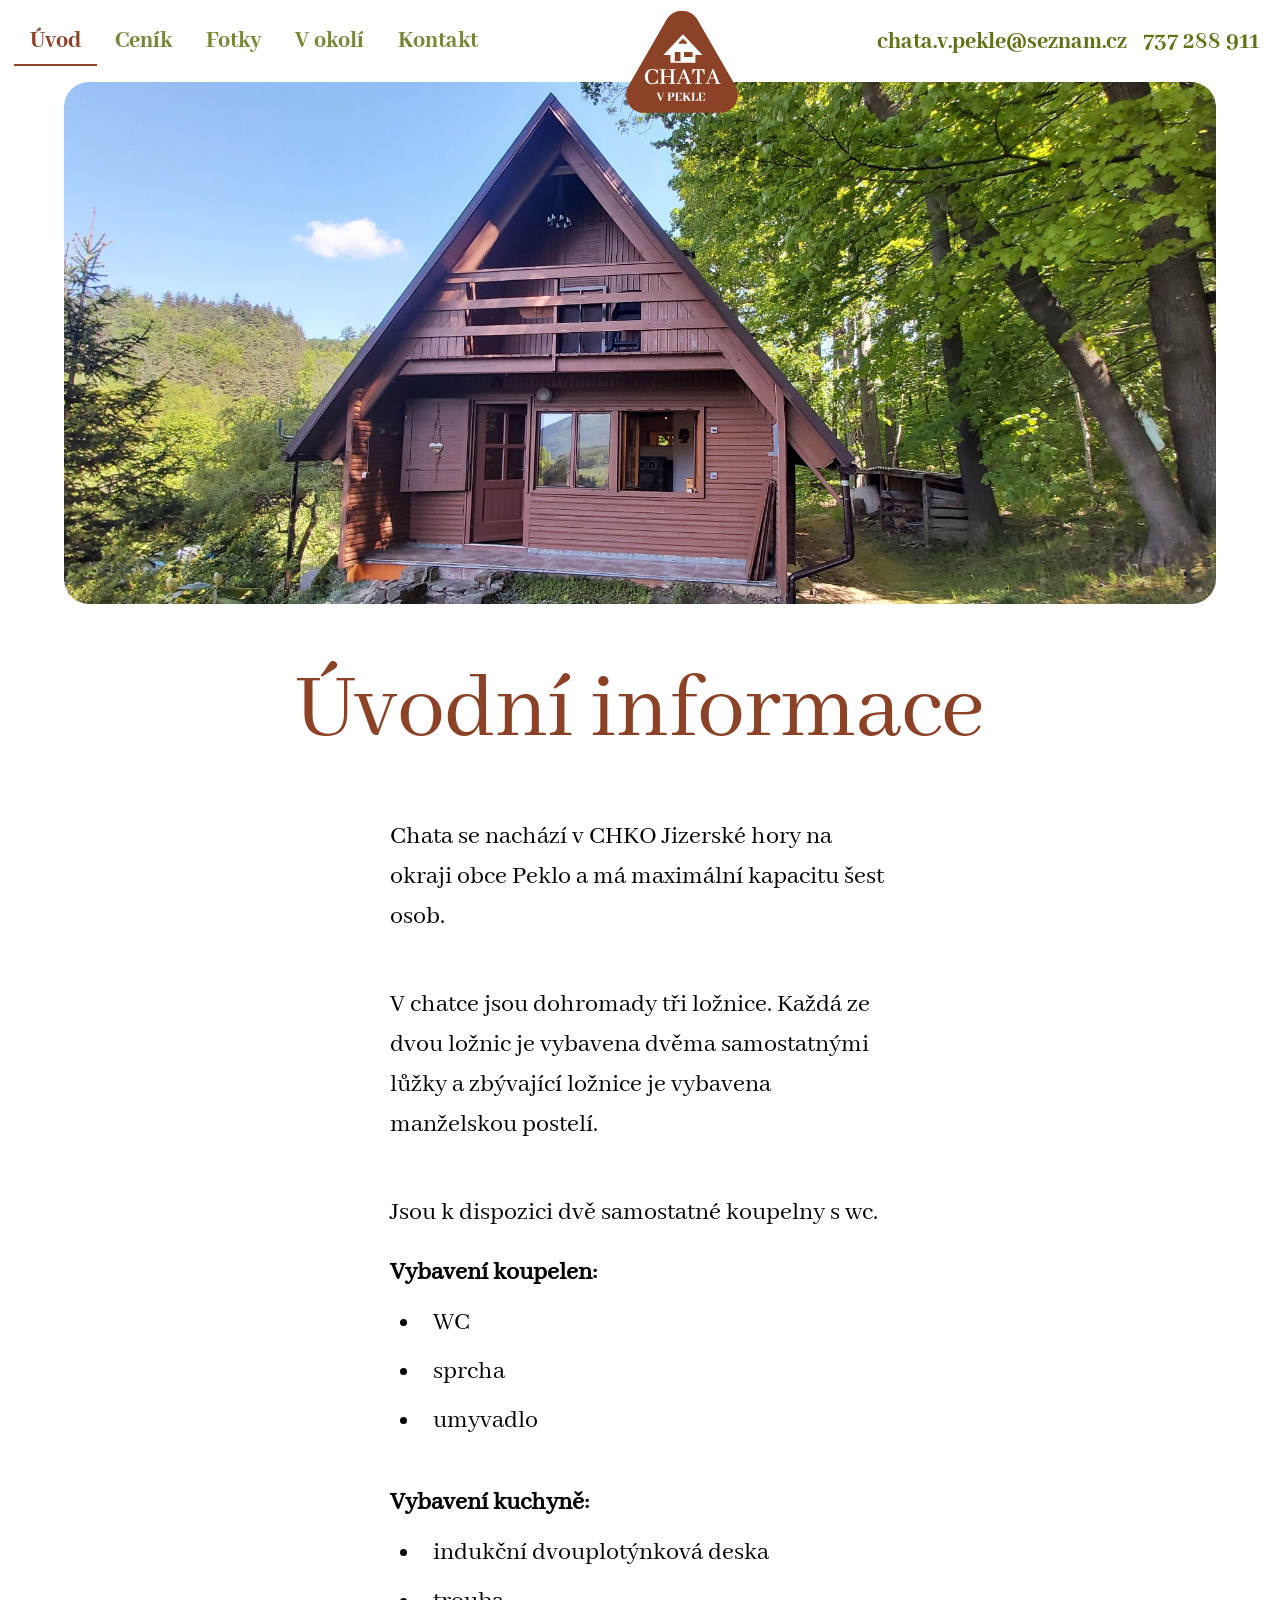
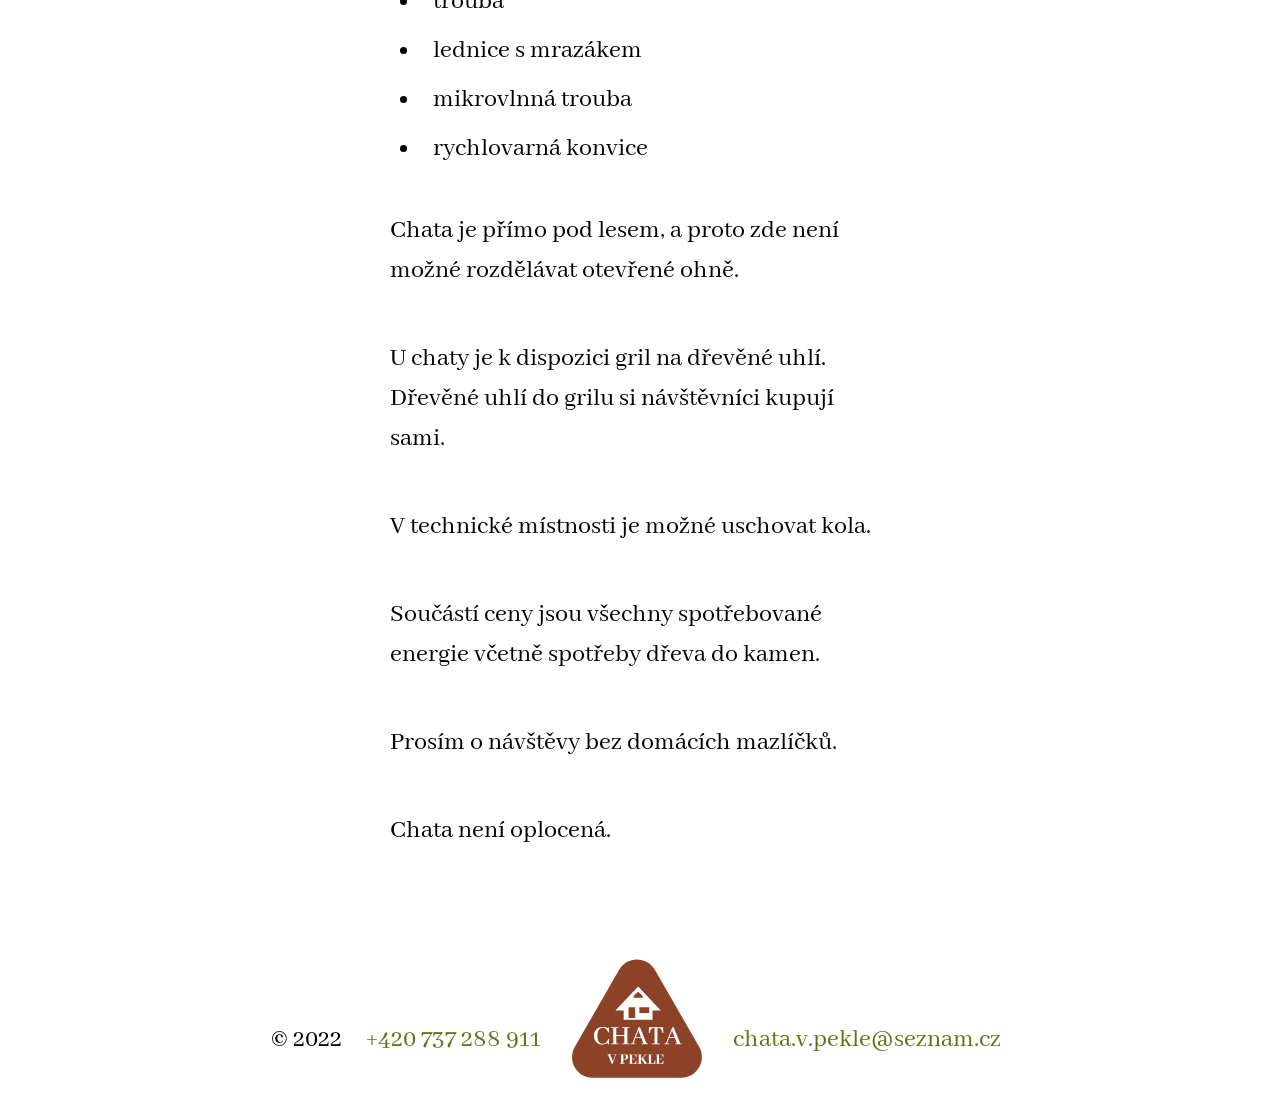
<file: site/index.html>
<!DOCTYPE html>
<html dir="ltr" lang="cs">
 <head>
  <title>Chata v Pekle – pronájem chaty v Jizerských horách</title>
  <meta content="NJmJHriRvf-rJsaAqMq5qXsgZJB5PjTwamR1RuNVc58" name="google-site-verification"/>
  <meta charset="utf-8"/>
  <meta content="Chata pro 6 osob v CHKO Jizerské hory na okraji obce Peklo u Raspenavy. Tři ložnice, dvě koupelny, vybavená kuchyně." name="description"/>
  <meta content="telephone=yes" name="format-detection"/>
  <meta content="no" name="msapplication-tap-highlight"/>
  <meta content="user-scalable=no,initial-scale=1,maximum-scale=1,minimum-scale=1,width=device-width" name="viewport"/>
  <meta content="3EB820D91E4AE685A095F43138B02873" name="msvalidate.01"/>
  <link href="statics/app-logo-128x128.png" rel="icon" type="image/png"/>
  <link href="statics/icons/favicon-16x16.png" rel="icon" sizes="16x16" type="image/png"/>
  <link href="statics/icons/favicon-32x32.png" rel="icon" sizes="32x32" type="image/png"/>
  <link href="statics/icons/favicon-96x96.png" rel="icon" sizes="96x96" type="image/png"/>
  <link href="statics/icons/favicon.ico" rel="icon" type="image/ico"/>
  <link href="css/app.css" rel="stylesheet"/>
  <link href="css/komponenty.css" rel="stylesheet"/>
  <link href="css/web.css" rel="stylesheet"/>
 </head>
 <body class="desktop no-touch body--light">
  <div id="q-app">
   <script>
    (function(){var a=document.getElementById('q-app'),w=window.innerWidth;[['xs',600],['sm',1024],['md',1440],['lg',1920]].forEach(function(b){a.classList.toggle('gt-'+b[0],w>=b[1])})})()
   </script>
   <div class="q-layout q-layout--standard" style="min-height:0px;">
    <header class="q-header q-layout__section--marginal transparent fixed-top" style="height:112px;">
     <div class="q-toolbar row no-wrap items-center bg-white">
      <!-- desktop (od 1024 px) -->
      <div class="whole-menu gt-sm">
       <div class="row menu-button menu-text-style justify-between bg-white">
        <div class="col-4-xs col-4-sm col-5-md col-4-lg">
         <nav aria-label="Hlavní menu" class="site-nav q-tabs row no-wrap items-center bg-white kontakt-bar q-tabs--not-scrollable q-tabs--horizontal">
          <div class="q-tabs__content row no-wrap items-center self-stretch hide-scrollbar q-tabs__content--align-justify">
           <a aria-current="page" class="q-tab relative-position self-stretch flex flex-center text-center menu-button menu-kontakt q-tab--active text-secondary q-tab--no-caps q-focusable q-hoverable cursor-pointer" href="./"><div class="q-focus-helper" tabindex="-1"></div><div class="q-tab__content self-stretch flex-center relative-position q-anchor--skip non-selectable column">Úvod</div><div class="q-tab__indicator absolute-bottom text-secondary"></div></a>
           <a class="q-tab relative-position self-stretch flex flex-center text-center menu-button menu-kontakt q-tab--inactive q-tab--no-caps q-focusable q-hoverable cursor-pointer" href="cenik/"><div class="q-focus-helper" tabindex="-1"></div><div class="q-tab__content self-stretch flex-center relative-position q-anchor--skip non-selectable column">Ceník</div><div class="q-tab__indicator absolute-bottom text-secondary"></div></a>
           <a class="q-tab relative-position self-stretch flex flex-center text-center menu-button menu-kontakt q-tab--inactive q-tab--no-caps q-focusable q-hoverable cursor-pointer" href="fotky/"><div class="q-focus-helper" tabindex="-1"></div><div class="q-tab__content self-stretch flex-center relative-position q-anchor--skip non-selectable column">Fotky</div><div class="q-tab__indicator absolute-bottom text-secondary"></div></a>
           <a class="q-tab relative-position self-stretch flex flex-center text-center menu-button menu-kontakt q-tab--inactive q-tab--no-caps q-focusable q-hoverable cursor-pointer" href="okoli/"><div class="q-focus-helper" tabindex="-1"></div><div class="q-tab__content self-stretch flex-center relative-position q-anchor--skip non-selectable column">V okolí</div><div class="q-tab__indicator absolute-bottom text-secondary"></div></a>
           <a class="q-tab relative-position self-stretch flex flex-center text-center menu-button menu-kontakt q-tab--inactive q-tab--no-caps q-focusable q-hoverable cursor-pointer" href="kontakt/"><div class="q-focus-helper" tabindex="-1"></div><div class="q-tab__content self-stretch flex-center relative-position q-anchor--skip non-selectable column">Kontakt</div><div class="q-tab__indicator absolute-bottom text-secondary"></div></a>
          </div>
         </nav>
        </div>
        <div class="col-1-xs col-1-sm col-2-md col-3-lg">
         <img alt="Chata v Pekle" class="logo" height="120" src="img/logo-chatavpekle.svg"/>
        </div>
        <div class="col-4-xs col-4-sm col-4-md col-4-lg menu-kontakt-block">
         <span><a class="menu-kontakt menu-button menu-button-mobile" href="mailto:chata.v.pekle@seznam.cz">chata.v.pekle@seznam.cz</a></span><span><a class="menu-kontakt menu-button menu-button-mobile" href="tel:+420737288911">737&nbsp;288&nbsp;911</a></span>
        </div>
       </div>
      </div>
      <!-- mobil (pod 1024 px): hamburger a vysouvací panel -->
      <div class="whole-menu lt-md">
       <div class="row justify-between full-width menu-kontakt-block-mobile">
        <div class="col-1 text-left whole-menu-mobile">
         <button aria-controls="menu-panel" aria-expanded="false" aria-label="Menu" class="q-btn q-btn-item non-selectable no-outline menu-button-mobile js-menu q-btn--flat q-btn--rectangle q-btn--actionable q-focusable q-hoverable q-btn--no-uppercase q-btn--wrap" style="font-size:21px;" type="button"><span class="q-focus-helper"></span><span class="q-btn__wrapper col row q-anchor--skip"><span class="q-btn__content text-center col items-center q-anchor--skip justify-center row"><i aria-hidden="true" class="material-icons q-icon notranslate">menu</i></span></span></button>
        </div>
        <div class="q-drawer-container">
         <div aria-hidden="true" class="fullscreen q-drawer__backdrop js-menu"></div>
         <nav aria-label="Menu" class="q-drawer q-drawer--left q-drawer--bordered fixed q-drawer--on-top q-drawer--mobile q-drawer--top-padding" id="menu-panel" style="width:300px;">
          <div class="q-drawer__content fit scroll">
           <div class="q-tabs row no-wrap items-center q-tabs--not-scrollable q-tabs--vertical">
            <div class="q-tabs__content row no-wrap items-center self-stretch hide-scrollbar q-tabs__content--align-left kontakt-bar">
             <div class="text-body3 q-list">
              <a aria-current="page" class="q-tab relative-position self-stretch flex flex-center text-center menu-text-style q-tab--active text-secondary q-tab--no-caps q-focusable q-hoverable cursor-pointer" href="./"><div class="q-focus-helper" tabindex="-1"></div><div class="q-tab__content self-stretch flex-center relative-position q-anchor--skip non-selectable column">Úvod</div><div class="q-tab__indicator absolute-right text-secondary"></div></a>
              <a class="q-tab relative-position self-stretch flex flex-center text-center menu-text-style q-tab--inactive q-tab--no-caps q-focusable q-hoverable cursor-pointer" href="cenik/"><div class="q-focus-helper" tabindex="-1"></div><div class="q-tab__content self-stretch flex-center relative-position q-anchor--skip non-selectable column">Ceník</div><div class="q-tab__indicator absolute-right text-secondary"></div></a>
              <a class="q-tab relative-position self-stretch flex flex-center text-center menu-text-style q-tab--inactive q-tab--no-caps q-focusable q-hoverable cursor-pointer" href="fotky/"><div class="q-focus-helper" tabindex="-1"></div><div class="q-tab__content self-stretch flex-center relative-position q-anchor--skip non-selectable column">Fotky</div><div class="q-tab__indicator absolute-right text-secondary"></div></a>
              <a class="q-tab relative-position self-stretch flex flex-center text-center menu-text-style q-tab--inactive q-tab--no-caps q-focusable q-hoverable cursor-pointer" href="okoli/"><div class="q-focus-helper" tabindex="-1"></div><div class="q-tab__content self-stretch flex-center relative-position q-anchor--skip non-selectable column">V okolí</div><div class="q-tab__indicator absolute-right text-secondary"></div></a>
              <a class="q-tab relative-position self-stretch flex flex-center text-center menu-text-style q-tab--inactive q-tab--no-caps q-focusable q-hoverable cursor-pointer" href="kontakt/"><div class="q-focus-helper" tabindex="-1"></div><div class="q-tab__content self-stretch flex-center relative-position q-anchor--skip non-selectable column">Kontakt</div><div class="q-tab__indicator absolute-right text-secondary"></div></a>
             </div>
             <button class="q-btn q-btn-item non-selectable no-outline mobile-btn-close-menu js-menu q-btn--flat q-btn--rectangle q-btn--actionable q-focusable q-hoverable q-btn--no-uppercase q-btn--wrap q-btn--dense" type="button"><span class="q-focus-helper"></span><span class="q-btn__wrapper col row q-anchor--skip"><span class="q-btn__content text-center col items-center q-anchor--skip justify-center row"><i aria-hidden="true" class="material-icons q-icon notranslate">close</i>zavřít</span></span></button>
            </div>
           </div>
          </div>
         </nav>
        </div>
        <div class="col-3">
         <img alt="Chata v Pekle" class="logo" height="90" src="img/logo-chatavpekle.svg" style="z-index:2;"/>
        </div>
        <div class="col-5 text-right whole-menu-mobile">
         <a aria-label="E-mail" class="menu-kontakt-button menu-button-mobile" href="mailto:chata.v.pekle@seznam.cz"><i aria-hidden="true" class="material-icons q-icon notranslate">mail</i></a><a aria-label="Telefon" class="menu-kontakt-button menu-button-mobile" href="tel:+420737288911"><i aria-hidden="true" class="material-icons q-icon notranslate">contact_phone</i></a>
        </div>
       </div>
      </div>
     </div>
    </header>
    <div class="q-page-container" style="padding-top:112px;">
     <main class="q-page" data-v-85ab2346="" style="min-height:calc(100vh - 112px);">
      <div data-v-85ab2346="">
       <div class="page-section" data-v-85ab2346="">
        <div data-v-85ab2346="">
         <img alt="Chata v Pekle, dřevěná chata s balkonem v lese" class="top-image" data-v-85ab2346="" src="img/chvp_foto01.jpg"/>
         <script>
          // Přechod z předchozí stránky (web.css .foto-predchozi; uložení dělá web.js a tento skript).
          // Běží při načítání, aby byl stav nastavený před prvním vykreslením. Žádný View Transition,
          // stránka je po celou dobu klikatelná. Stejný skript je ve všech 5 stránkách (tools/kontrola.py).
          (function () {
            try {
              if (matchMedia('(prefers-reduced-motion: reduce)').matches) return
              // Horní fotka: stará se položí přes novou a po dekódování nové se rozpustí, jen když ji
              // má prohlížeč hned v paměti (jinak by problikla)
              var nova = document.currentScript.previousElementSibling
              var predchozi = sessionStorage.getItem('chvp-foto')
              sessionStorage.setItem('chvp-foto', nova.src)
              if (predchozi && predchozi !== nova.src) {
                var stara = new Image()
                stara.decoding = 'sync'
                stara.src = predchozi
                if (stara.complete) {
                  stara.alt = ''
                  stara.className = 'top-image foto-predchozi'
                  nova.parentNode.insertBefore(stara, nova)
                  var prolnout = function () {
                    getComputedStyle(stara).opacity
                    stara.classList.add('prolnout')
                    setTimeout(function () { stara.remove() }, 1700)
                  }
                  if (nova.decode) nova.decode().then(prolnout, prolnout)
                  else if (nova.complete) prolnout()
                  else nova.addEventListener('load', prolnout)
                }
              }
              // Proužek pod položkou menu (desktop) dojede z místa, kde byl na předchozí stránce
              var pruzek = JSON.parse(sessionStorage.getItem('chvp-pruzek') || 'null')
              sessionStorage.removeItem('chvp-pruzek')
              var ind = document.querySelector('.site-nav .q-tab--active .q-tab__indicator')
              var r = ind && ind.getBoundingClientRect()
              if (pruzek && r.width && Date.now() - pruzek.t < 5000) {
                ind.style.transition = 'none'
                ind.style.transform = 'translateX(' + (pruzek.l - r.left) + 'px) scaleX(' + pruzek.w / r.width + ')'
                requestAnimationFrame(function () {
                  requestAnimationFrame(function () {
                    ind.style.transition = 'transform 0.35s cubic-bezier(0.4, 0, 0.2, 1)'
                    ind.style.transform = ''
                  })
                })
              }
            } catch (e) {}
          })()
         </script>
        </div>
       </div>
       <div class="page-section section-nadpis text-center" data-v-85ab2346="">
        <h2 data-v-85ab2346="">
         Úvodní informace
        </h2>
       </div>
       <div class="page-section text-center" data-v-85ab2346="">
        <div class="text-section" data-v-85ab2346="">
         <div class="text-block" data-v-85ab2346="">
          <p class="q-mb-xl" data-v-85ab2346="">
           Chata se nachází v CHKO Jizerské hory na okraji obce Peklo a má maximální kapacitu šest osob.
          </p>
          <p class="q-mb-xl" data-v-85ab2346="">
           V chatce jsou dohromady tři ložnice. Každá ze dvou ložnic je vybavena dvěma samostatnými lůžky a zbývající ložnice je vybavena manželskou postelí.
          </p>
          <div class="q-mb-xl" data-v-85ab2346="">
           <p data-v-85ab2346="">
            Jsou k dispozici dvě samostatné koupelny s wc.
           </p>
           <p class="text-bold q-mb-md" data-v-85ab2346="">
            Vybavení koupelen:
           </p>
           <ul data-v-85ab2346="">
            <li data-v-85ab2346="">
             WC
            </li>
            <li data-v-85ab2346="">
             sprcha
            </li>
            <li data-v-85ab2346="">
             umyvadlo
            </li>
           </ul>
          </div>
          <div class="q-mb-xl q-mt-xl" data-v-85ab2346="">
           <p class="text-bold q-mb-md" data-v-85ab2346="">
            Vybavení kuchyně:
           </p>
           <ul data-v-85ab2346="">
            <li data-v-85ab2346="">
             indukční dvouplotýnková deska
            </li>
            <li data-v-85ab2346="">
             trouba
            </li>
            <li data-v-85ab2346="">
             lednice s mrazákem
            </li>
            <li data-v-85ab2346="">
             mikrovlnná trouba
            </li>
            <li data-v-85ab2346="">
             rychlovarná konvice
            </li>
           </ul>
          </div>
          <p class="q-mb-xl" data-v-85ab2346="">
           Chata je přímo pod lesem, a proto zde není možné rozdělávat otevřené ohně.
          </p>
          <p class="q-mb-xl" data-v-85ab2346="">
           U chaty je k dispozici gril na dřevěné uhlí. Dřevěné uhlí do grilu si návštěvníci kupují sami.
          </p>
          <p class="q-mb-xl" data-v-85ab2346="">
           V technické místnosti je možné uschovat kola.
          </p>
          <p class="q-mb-xl" data-v-85ab2346="">
           Součástí ceny jsou všechny spotřebované energie včetně spotřeby dřeva do kamen.
          </p>
          <p class="q-mb-xl" data-v-85ab2346="">
           Prosím o návštěvy bez domácích mazlíčků.
          </p>
          <p class="q-mb-xl" data-v-85ab2346="">
           Chata není oplocená.
          </p>
         </div>
        </div>
       </div>
      </div>
     </main>
     <footer class="q-mt-lg" data-v-52e497e8="">
      <!-- mobil (pod 1024 px): pod sebou -->
      <div class="row items-center justify-center lt-md" data-v-52e497e8="">
       <div class="col text-center" data-v-52e497e8="">
        <div class="alt-text-caption text-center q-mb-xl" data-v-52e497e8="">
         <div data-v-52e497e8=""><img alt="Chata v Pekle" data-v-52e497e8="" src="img/logo-chatavpekle.svg" width="160"/></div>
         <div data-v-52e497e8=""><span class="q-mx-sm" data-v-52e497e8="">© 2022</span></div>
         <div data-v-52e497e8=""><span class="q-mx-sm" data-v-52e497e8=""><a class="menu-kontakt-button menu-button-mobile" data-v-52e497e8="" href="tel:+420737288911">+420&nbsp;737&nbsp;288&nbsp;911</a></span></div>
         <div data-v-52e497e8=""><span class="q-mx-sm" data-v-52e497e8=""><a class="menu-kontakt-button menu-button-mobile" data-v-52e497e8="" href="mailto:chata.v.pekle@seznam.cz">chata.v.pekle@seznam.cz</a></span></div>
        </div>
       </div>
      </div>
      <!-- desktop (od 1024 px): v řádku s logem -->
      <div class="row items-center justify-center gt-sm" data-v-52e497e8="">
       <div class="col text-center" data-v-52e497e8="">
        <div class="alt-text-caption text-center q-mb-xl" data-v-52e497e8=""><span class="q-mx-sm" data-v-52e497e8="">© 2022</span><span class="q-mx-sm" data-v-52e497e8=""><a class="menu-kontakt-button menu-button-mobile" data-v-52e497e8="" href="tel:+420737288911">+420&nbsp;737&nbsp;288&nbsp;911</a></span><img alt="Chata v Pekle" class="footer-logo" data-v-52e497e8="" src="img/logo-chatavpekle.svg" width="160"/><span class="q-mx-sm" data-v-52e497e8=""><a class="menu-kontakt-button menu-button-mobile" data-v-52e497e8="" href="mailto:chata.v.pekle@seznam.cz">chata.v.pekle@seznam.cz</a></span></div>
       </div>
      </div>
     </footer>
    </div>
   </div>
  </div>
  <script defer="" src="js/web.js"></script>
 </body>
</html>
</file>
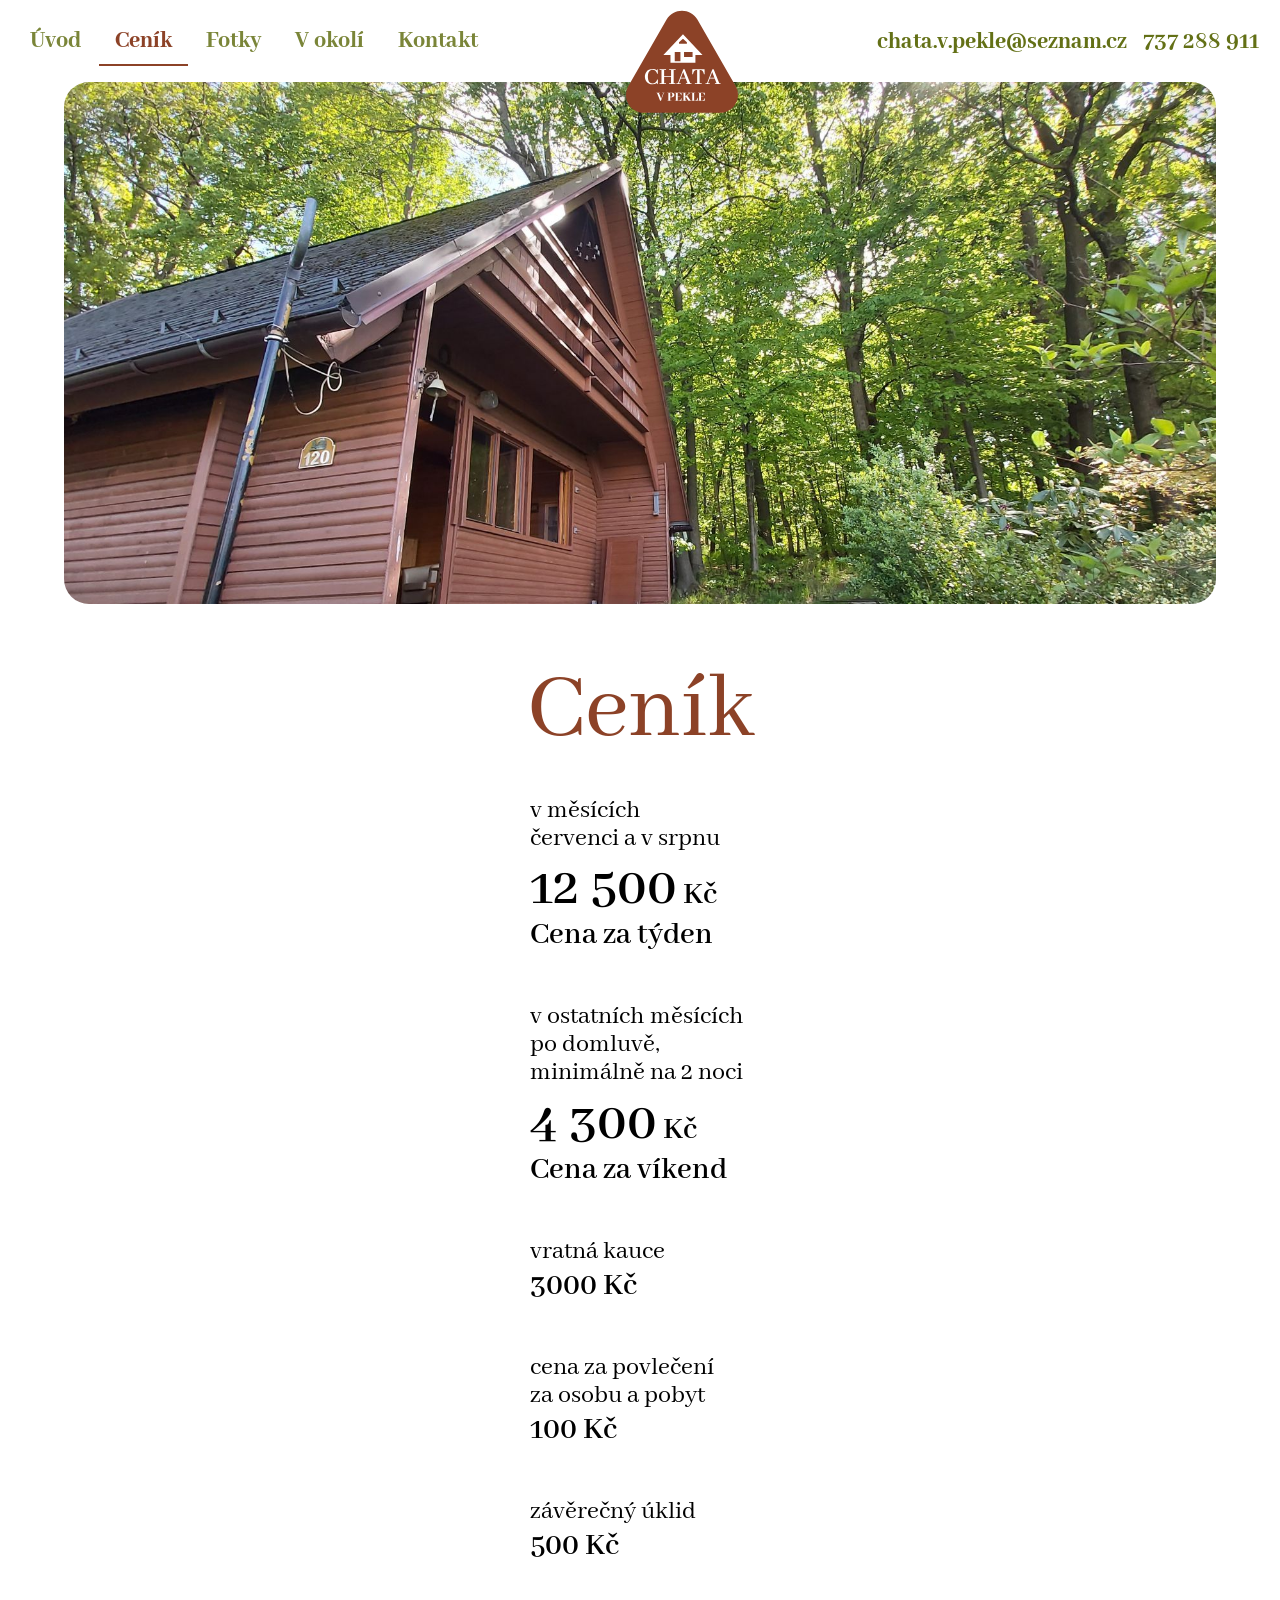
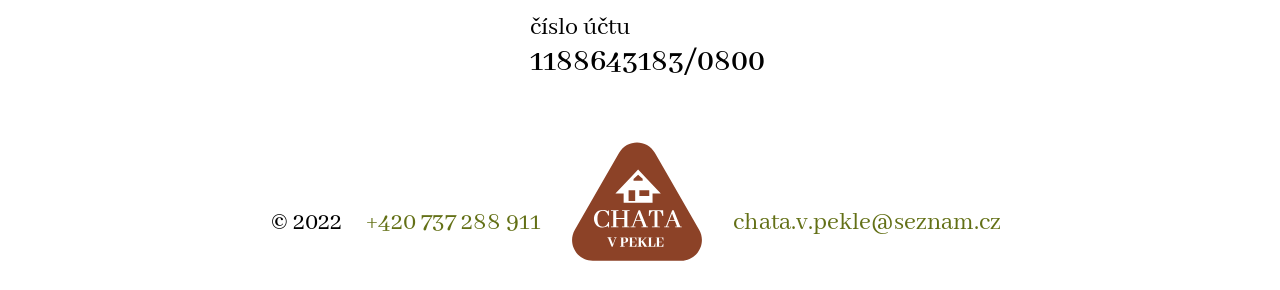
<file: site/cenik/index.html>
<!DOCTYPE html>
<html dir="ltr" lang="cs">
 <head>
  <title>Ceník – Chata v Pekle</title>
  <meta content="NJmJHriRvf-rJsaAqMq5qXsgZJB5PjTwamR1RuNVc58" name="google-site-verification"/>
  <meta charset="utf-8"/>
  <meta content="Týden v červenci a srpnu 12 500 Kč, víkend 4 300 Kč, v ostatních měsících po domluvě. Kauce, povlečení a závěrečný úklid." name="description"/>
  <meta content="telephone=yes" name="format-detection"/>
  <meta content="no" name="msapplication-tap-highlight"/>
  <meta content="user-scalable=no,initial-scale=1,maximum-scale=1,minimum-scale=1,width=device-width" name="viewport"/>
  <meta content="3EB820D91E4AE685A095F43138B02873" name="msvalidate.01"/>
  <link href="../statics/app-logo-128x128.png" rel="icon" type="image/png"/>
  <link href="../statics/icons/favicon-16x16.png" rel="icon" sizes="16x16" type="image/png"/>
  <link href="../statics/icons/favicon-32x32.png" rel="icon" sizes="32x32" type="image/png"/>
  <link href="../statics/icons/favicon-96x96.png" rel="icon" sizes="96x96" type="image/png"/>
  <link href="../statics/icons/favicon.ico" rel="icon" type="image/ico"/>
  <link href="../css/app.css" rel="stylesheet"/>
  <link href="../css/komponenty.css" rel="stylesheet"/>
  <link href="../css/web.css" rel="stylesheet"/>
 </head>
 <body class="desktop no-touch body--light">
  <div id="q-app">
   <script>
    (function(){var a=document.getElementById('q-app'),w=window.innerWidth;[['xs',600],['sm',1024],['md',1440],['lg',1920]].forEach(function(b){a.classList.toggle('gt-'+b[0],w>=b[1])})})()
   </script>
   <div class="q-layout q-layout--standard" style="min-height:0px;">
    <header class="q-header q-layout__section--marginal transparent fixed-top" style="height:112px;">
     <div class="q-toolbar row no-wrap items-center bg-white">
      <!-- desktop (od 1024 px) -->
      <div class="whole-menu gt-sm">
       <div class="row menu-button menu-text-style justify-between bg-white">
        <div class="col-4-xs col-4-sm col-5-md col-4-lg">
         <nav aria-label="Hlavní menu" class="site-nav q-tabs row no-wrap items-center bg-white kontakt-bar q-tabs--not-scrollable q-tabs--horizontal">
          <div class="q-tabs__content row no-wrap items-center self-stretch hide-scrollbar q-tabs__content--align-justify">
           <a class="q-tab relative-position self-stretch flex flex-center text-center menu-button menu-kontakt q-tab--inactive q-tab--no-caps q-focusable q-hoverable cursor-pointer" href="../"><div class="q-focus-helper" tabindex="-1"></div><div class="q-tab__content self-stretch flex-center relative-position q-anchor--skip non-selectable column">Úvod</div><div class="q-tab__indicator absolute-bottom text-secondary"></div></a>
           <a aria-current="page" class="q-tab relative-position self-stretch flex flex-center text-center menu-button menu-kontakt q-tab--active text-secondary q-tab--no-caps q-focusable q-hoverable cursor-pointer" href="../cenik/"><div class="q-focus-helper" tabindex="-1"></div><div class="q-tab__content self-stretch flex-center relative-position q-anchor--skip non-selectable column">Ceník</div><div class="q-tab__indicator absolute-bottom text-secondary"></div></a>
           <a class="q-tab relative-position self-stretch flex flex-center text-center menu-button menu-kontakt q-tab--inactive q-tab--no-caps q-focusable q-hoverable cursor-pointer" href="../fotky/"><div class="q-focus-helper" tabindex="-1"></div><div class="q-tab__content self-stretch flex-center relative-position q-anchor--skip non-selectable column">Fotky</div><div class="q-tab__indicator absolute-bottom text-secondary"></div></a>
           <a class="q-tab relative-position self-stretch flex flex-center text-center menu-button menu-kontakt q-tab--inactive q-tab--no-caps q-focusable q-hoverable cursor-pointer" href="../okoli/"><div class="q-focus-helper" tabindex="-1"></div><div class="q-tab__content self-stretch flex-center relative-position q-anchor--skip non-selectable column">V okolí</div><div class="q-tab__indicator absolute-bottom text-secondary"></div></a>
           <a class="q-tab relative-position self-stretch flex flex-center text-center menu-button menu-kontakt q-tab--inactive q-tab--no-caps q-focusable q-hoverable cursor-pointer" href="../kontakt/"><div class="q-focus-helper" tabindex="-1"></div><div class="q-tab__content self-stretch flex-center relative-position q-anchor--skip non-selectable column">Kontakt</div><div class="q-tab__indicator absolute-bottom text-secondary"></div></a>
          </div>
         </nav>
        </div>
        <div class="col-1-xs col-1-sm col-2-md col-3-lg">
         <img alt="Chata v Pekle" class="logo" height="120" src="../img/logo-chatavpekle.svg"/>
        </div>
        <div class="col-4-xs col-4-sm col-4-md col-4-lg menu-kontakt-block">
         <span><a class="menu-kontakt menu-button menu-button-mobile" href="mailto:chata.v.pekle@seznam.cz">chata.v.pekle@seznam.cz</a></span><span><a class="menu-kontakt menu-button menu-button-mobile" href="tel:+420737288911">737&nbsp;288&nbsp;911</a></span>
        </div>
       </div>
      </div>
      <!-- mobil (pod 1024 px): hamburger a vysouvací panel -->
      <div class="whole-menu lt-md">
       <div class="row justify-between full-width menu-kontakt-block-mobile">
        <div class="col-1 text-left whole-menu-mobile">
         <button aria-controls="menu-panel" aria-expanded="false" aria-label="Menu" class="q-btn q-btn-item non-selectable no-outline menu-button-mobile js-menu q-btn--flat q-btn--rectangle q-btn--actionable q-focusable q-hoverable q-btn--no-uppercase q-btn--wrap" style="font-size:21px;" type="button"><span class="q-focus-helper"></span><span class="q-btn__wrapper col row q-anchor--skip"><span class="q-btn__content text-center col items-center q-anchor--skip justify-center row"><i aria-hidden="true" class="material-icons q-icon notranslate">menu</i></span></span></button>
        </div>
        <div class="q-drawer-container">
         <div aria-hidden="true" class="fullscreen q-drawer__backdrop js-menu"></div>
         <nav aria-label="Menu" class="q-drawer q-drawer--left q-drawer--bordered fixed q-drawer--on-top q-drawer--mobile q-drawer--top-padding" id="menu-panel" style="width:300px;">
          <div class="q-drawer__content fit scroll">
           <div class="q-tabs row no-wrap items-center q-tabs--not-scrollable q-tabs--vertical">
            <div class="q-tabs__content row no-wrap items-center self-stretch hide-scrollbar q-tabs__content--align-left kontakt-bar">
             <div class="text-body3 q-list">
              <a class="q-tab relative-position self-stretch flex flex-center text-center menu-text-style q-tab--inactive q-tab--no-caps q-focusable q-hoverable cursor-pointer" href="../"><div class="q-focus-helper" tabindex="-1"></div><div class="q-tab__content self-stretch flex-center relative-position q-anchor--skip non-selectable column">Úvod</div><div class="q-tab__indicator absolute-right text-secondary"></div></a>
              <a aria-current="page" class="q-tab relative-position self-stretch flex flex-center text-center menu-text-style q-tab--active text-secondary q-tab--no-caps q-focusable q-hoverable cursor-pointer" href="../cenik/"><div class="q-focus-helper" tabindex="-1"></div><div class="q-tab__content self-stretch flex-center relative-position q-anchor--skip non-selectable column">Ceník</div><div class="q-tab__indicator absolute-right text-secondary"></div></a>
              <a class="q-tab relative-position self-stretch flex flex-center text-center menu-text-style q-tab--inactive q-tab--no-caps q-focusable q-hoverable cursor-pointer" href="../fotky/"><div class="q-focus-helper" tabindex="-1"></div><div class="q-tab__content self-stretch flex-center relative-position q-anchor--skip non-selectable column">Fotky</div><div class="q-tab__indicator absolute-right text-secondary"></div></a>
              <a class="q-tab relative-position self-stretch flex flex-center text-center menu-text-style q-tab--inactive q-tab--no-caps q-focusable q-hoverable cursor-pointer" href="../okoli/"><div class="q-focus-helper" tabindex="-1"></div><div class="q-tab__content self-stretch flex-center relative-position q-anchor--skip non-selectable column">V okolí</div><div class="q-tab__indicator absolute-right text-secondary"></div></a>
              <a class="q-tab relative-position self-stretch flex flex-center text-center menu-text-style q-tab--inactive q-tab--no-caps q-focusable q-hoverable cursor-pointer" href="../kontakt/"><div class="q-focus-helper" tabindex="-1"></div><div class="q-tab__content self-stretch flex-center relative-position q-anchor--skip non-selectable column">Kontakt</div><div class="q-tab__indicator absolute-right text-secondary"></div></a>
             </div>
             <button class="q-btn q-btn-item non-selectable no-outline mobile-btn-close-menu js-menu q-btn--flat q-btn--rectangle q-btn--actionable q-focusable q-hoverable q-btn--no-uppercase q-btn--wrap q-btn--dense" type="button"><span class="q-focus-helper"></span><span class="q-btn__wrapper col row q-anchor--skip"><span class="q-btn__content text-center col items-center q-anchor--skip justify-center row"><i aria-hidden="true" class="material-icons q-icon notranslate">close</i>zavřít</span></span></button>
            </div>
           </div>
          </div>
         </nav>
        </div>
        <div class="col-3">
         <img alt="Chata v Pekle" class="logo" height="90" src="../img/logo-chatavpekle.svg" style="z-index:2;"/>
        </div>
        <div class="col-5 text-right whole-menu-mobile">
         <a aria-label="E-mail" class="menu-kontakt-button menu-button-mobile" href="mailto:chata.v.pekle@seznam.cz"><i aria-hidden="true" class="material-icons q-icon notranslate">mail</i></a><a aria-label="Telefon" class="menu-kontakt-button menu-button-mobile" href="tel:+420737288911"><i aria-hidden="true" class="material-icons q-icon notranslate">contact_phone</i></a>
        </div>
       </div>
      </div>
     </div>
    </header>
    <div class="q-page-container" style="padding-top:112px;">
     <main class="q-page" data-v-90ebed12="" style="min-height:calc(100vh - 112px);">
      <div data-v-90ebed12="">
       <div class="page-section" data-v-90ebed12="">
        <div data-v-90ebed12="">
         <img alt="Chata v Pekle, štít chaty s číslem 120 mezi buky" class="top-image" data-v-90ebed12="" src="../img/chvp_foto02.jpg"/>
         <script>
          // Přechod z předchozí stránky (web.css .foto-predchozi; uložení dělá web.js a tento skript).
          // Běží při načítání, aby byl stav nastavený před prvním vykreslením. Žádný View Transition,
          // stránka je po celou dobu klikatelná. Stejný skript je ve všech 5 stránkách (tools/kontrola.py).
          (function () {
            try {
              if (matchMedia('(prefers-reduced-motion: reduce)').matches) return
              // Horní fotka: stará se položí přes novou a po dekódování nové se rozpustí, jen když ji
              // má prohlížeč hned v paměti (jinak by problikla)
              var nova = document.currentScript.previousElementSibling
              var predchozi = sessionStorage.getItem('chvp-foto')
              sessionStorage.setItem('chvp-foto', nova.src)
              if (predchozi && predchozi !== nova.src) {
                var stara = new Image()
                stara.decoding = 'sync'
                stara.src = predchozi
                if (stara.complete) {
                  stara.alt = ''
                  stara.className = 'top-image foto-predchozi'
                  nova.parentNode.insertBefore(stara, nova)
                  var prolnout = function () {
                    getComputedStyle(stara).opacity
                    stara.classList.add('prolnout')
                    setTimeout(function () { stara.remove() }, 1700)
                  }
                  if (nova.decode) nova.decode().then(prolnout, prolnout)
                  else if (nova.complete) prolnout()
                  else nova.addEventListener('load', prolnout)
                }
              }
              // Proužek pod položkou menu (desktop) dojede z místa, kde byl na předchozí stránce
              var pruzek = JSON.parse(sessionStorage.getItem('chvp-pruzek') || 'null')
              sessionStorage.removeItem('chvp-pruzek')
              var ind = document.querySelector('.site-nav .q-tab--active .q-tab__indicator')
              var r = ind && ind.getBoundingClientRect()
              if (pruzek && r.width && Date.now() - pruzek.t < 5000) {
                ind.style.transition = 'none'
                ind.style.transform = 'translateX(' + (pruzek.l - r.left) + 'px) scaleX(' + pruzek.w / r.width + ')'
                requestAnimationFrame(function () {
                  requestAnimationFrame(function () {
                    ind.style.transition = 'transform 0.35s cubic-bezier(0.4, 0, 0.2, 1)'
                    ind.style.transform = ''
                  })
                })
              }
            } catch (e) {}
          })()
         </script>
        </div>
       </div>
       <div class="page-section section-nadpis text-center" data-v-90ebed12="">
        <h2 data-v-90ebed12="">
         Ceník
        </h2>
       </div>
       <div class="page-section" data-v-90ebed12="">
        <div class="text-section" data-v-90ebed12="">
         <div class="text-block" data-v-90ebed12="">
          <p class="text-paragraph" data-v-90ebed12="">
           v měsících
           <br data-v-90ebed12=""/>
           červenci a v srpnu
          </p>
          <div class="cena" data-v-90ebed12="">
           12 500<span class="kc" data-v-90ebed12="">&nbsp;Kč</span>
          </div>
          <div class="popis q-mb-xl" data-v-90ebed12="">
           Cena za týden
          </div>
          <p class="text-paragraph" data-v-90ebed12="">
           v ostatních měsících
           <br data-v-90ebed12=""/>
           po domluvě,
           <br data-v-90ebed12=""/>
           minimálně na 2 noci
          </p>
          <div class="cena" data-v-90ebed12="">
           4 300<span class="kc" data-v-90ebed12="">&nbsp;Kč</span>
          </div>
          <div class="popis q-mb-xl" data-v-90ebed12="">
           Cena za víkend
          </div>
          <p class="text-paragraph" data-v-90ebed12="">
           vratná kauce
          </p>
          <div class="cena-sm q-mb-xl" data-v-90ebed12="">
           3000 Kč
          </div>
          <p class="text-paragraph" data-v-90ebed12="">
           cena za povlečení
           <br data-v-90ebed12=""/>
           za osobu a pobyt
          </p>
          <div class="cena-sm q-mb-xl" data-v-90ebed12="">
           100 Kč
          </div>
          <p class="text-paragraph" data-v-90ebed12="">
           závěrečný úklid
          </p>
          <div class="cena-sm q-mb-xl" data-v-90ebed12="">
           500 Kč
          </div>
          <p class="text-paragraph" data-v-90ebed12="">
           číslo účtu
          </p>
          <div class="cena-sm" data-v-90ebed12="">
           1188643183/0800
          </div>
         </div>
        </div>
       </div>
      </div>
     </main>
     <footer class="q-mt-lg" data-v-52e497e8="">
      <!-- mobil (pod 1024 px): pod sebou -->
      <div class="row items-center justify-center lt-md" data-v-52e497e8="">
       <div class="col text-center" data-v-52e497e8="">
        <div class="alt-text-caption text-center q-mb-xl" data-v-52e497e8="">
         <div data-v-52e497e8=""><img alt="Chata v Pekle" data-v-52e497e8="" src="../img/logo-chatavpekle.svg" width="160"/></div>
         <div data-v-52e497e8=""><span class="q-mx-sm" data-v-52e497e8="">© 2022</span></div>
         <div data-v-52e497e8=""><span class="q-mx-sm" data-v-52e497e8=""><a class="menu-kontakt-button menu-button-mobile" data-v-52e497e8="" href="tel:+420737288911">+420&nbsp;737&nbsp;288&nbsp;911</a></span></div>
         <div data-v-52e497e8=""><span class="q-mx-sm" data-v-52e497e8=""><a class="menu-kontakt-button menu-button-mobile" data-v-52e497e8="" href="mailto:chata.v.pekle@seznam.cz">chata.v.pekle@seznam.cz</a></span></div>
        </div>
       </div>
      </div>
      <!-- desktop (od 1024 px): v řádku s logem -->
      <div class="row items-center justify-center gt-sm" data-v-52e497e8="">
       <div class="col text-center" data-v-52e497e8="">
        <div class="alt-text-caption text-center q-mb-xl" data-v-52e497e8=""><span class="q-mx-sm" data-v-52e497e8="">© 2022</span><span class="q-mx-sm" data-v-52e497e8=""><a class="menu-kontakt-button menu-button-mobile" data-v-52e497e8="" href="tel:+420737288911">+420&nbsp;737&nbsp;288&nbsp;911</a></span><img alt="Chata v Pekle" class="footer-logo" data-v-52e497e8="" src="../img/logo-chatavpekle.svg" width="160"/><span class="q-mx-sm" data-v-52e497e8=""><a class="menu-kontakt-button menu-button-mobile" data-v-52e497e8="" href="mailto:chata.v.pekle@seznam.cz">chata.v.pekle@seznam.cz</a></span></div>
       </div>
      </div>
     </footer>
    </div>
   </div>
  </div>
  <script defer="" src="../js/web.js"></script>
 </body>
</html>
</file>
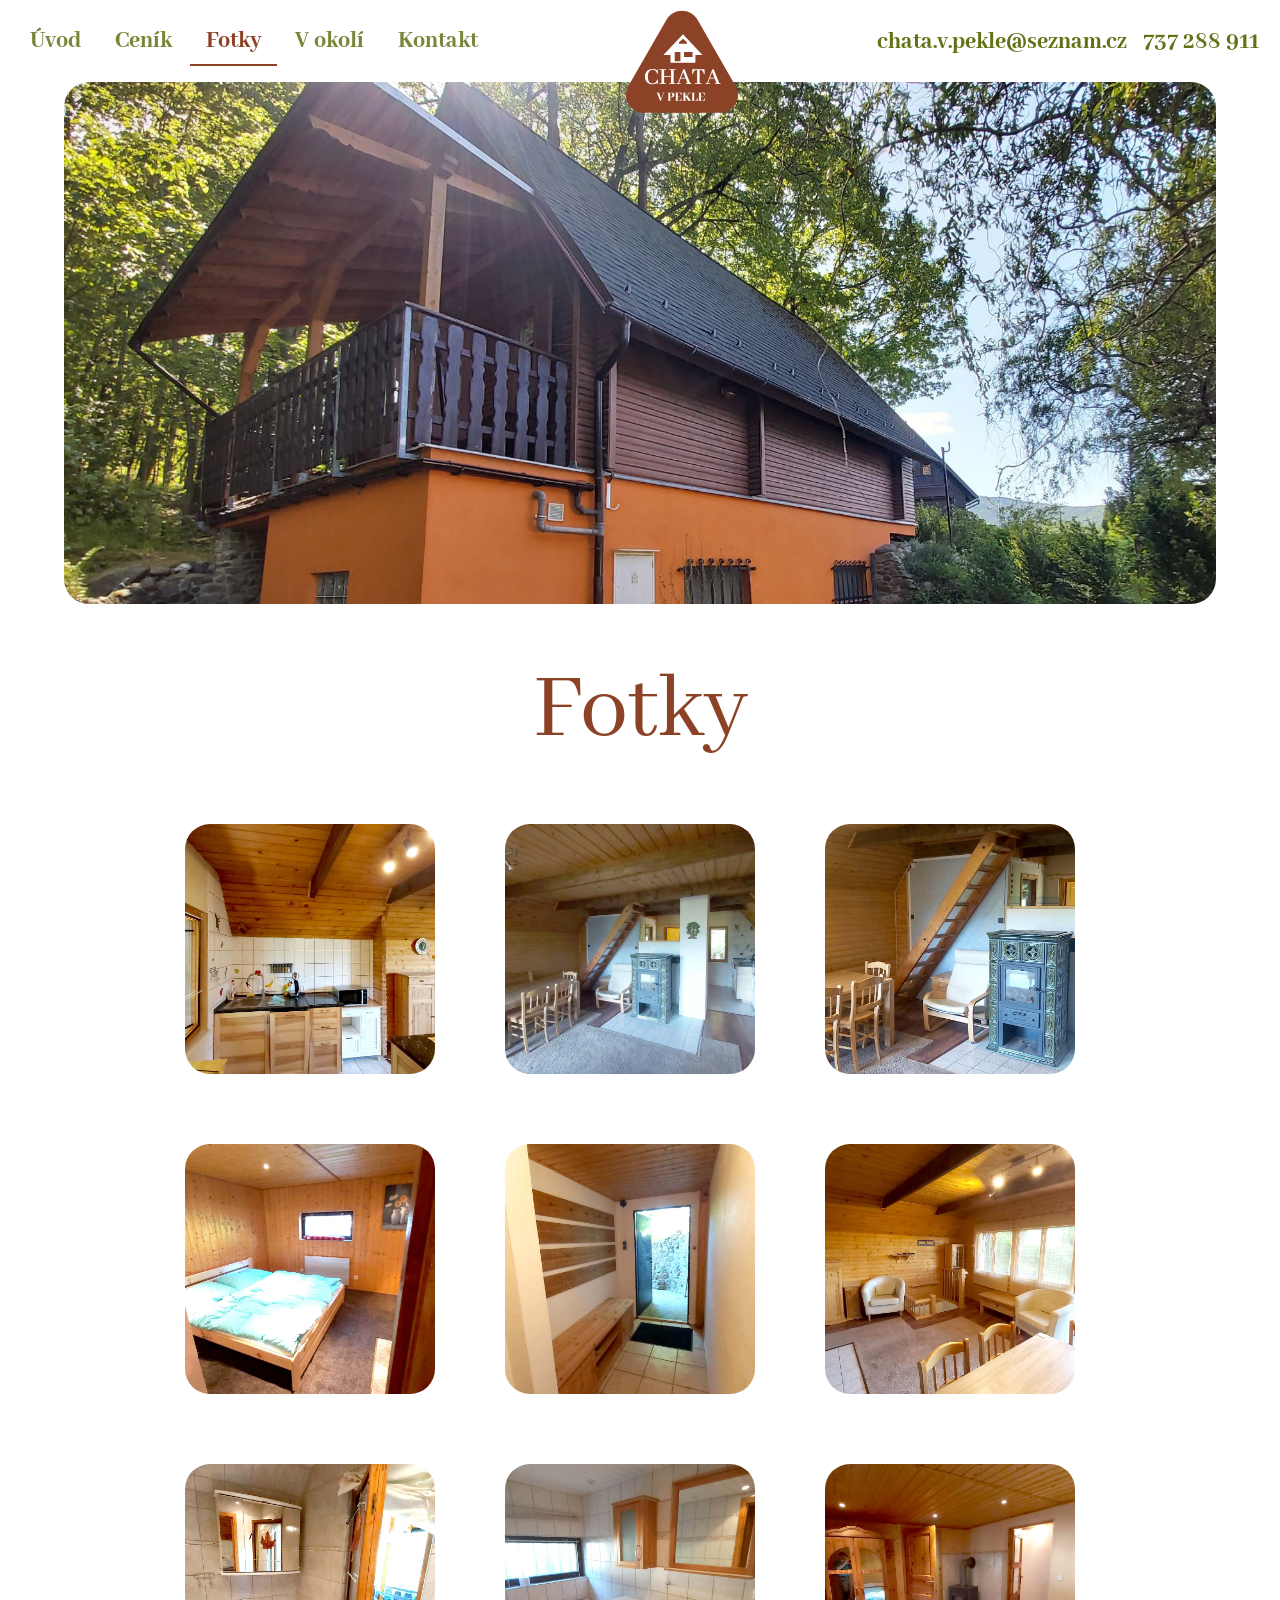
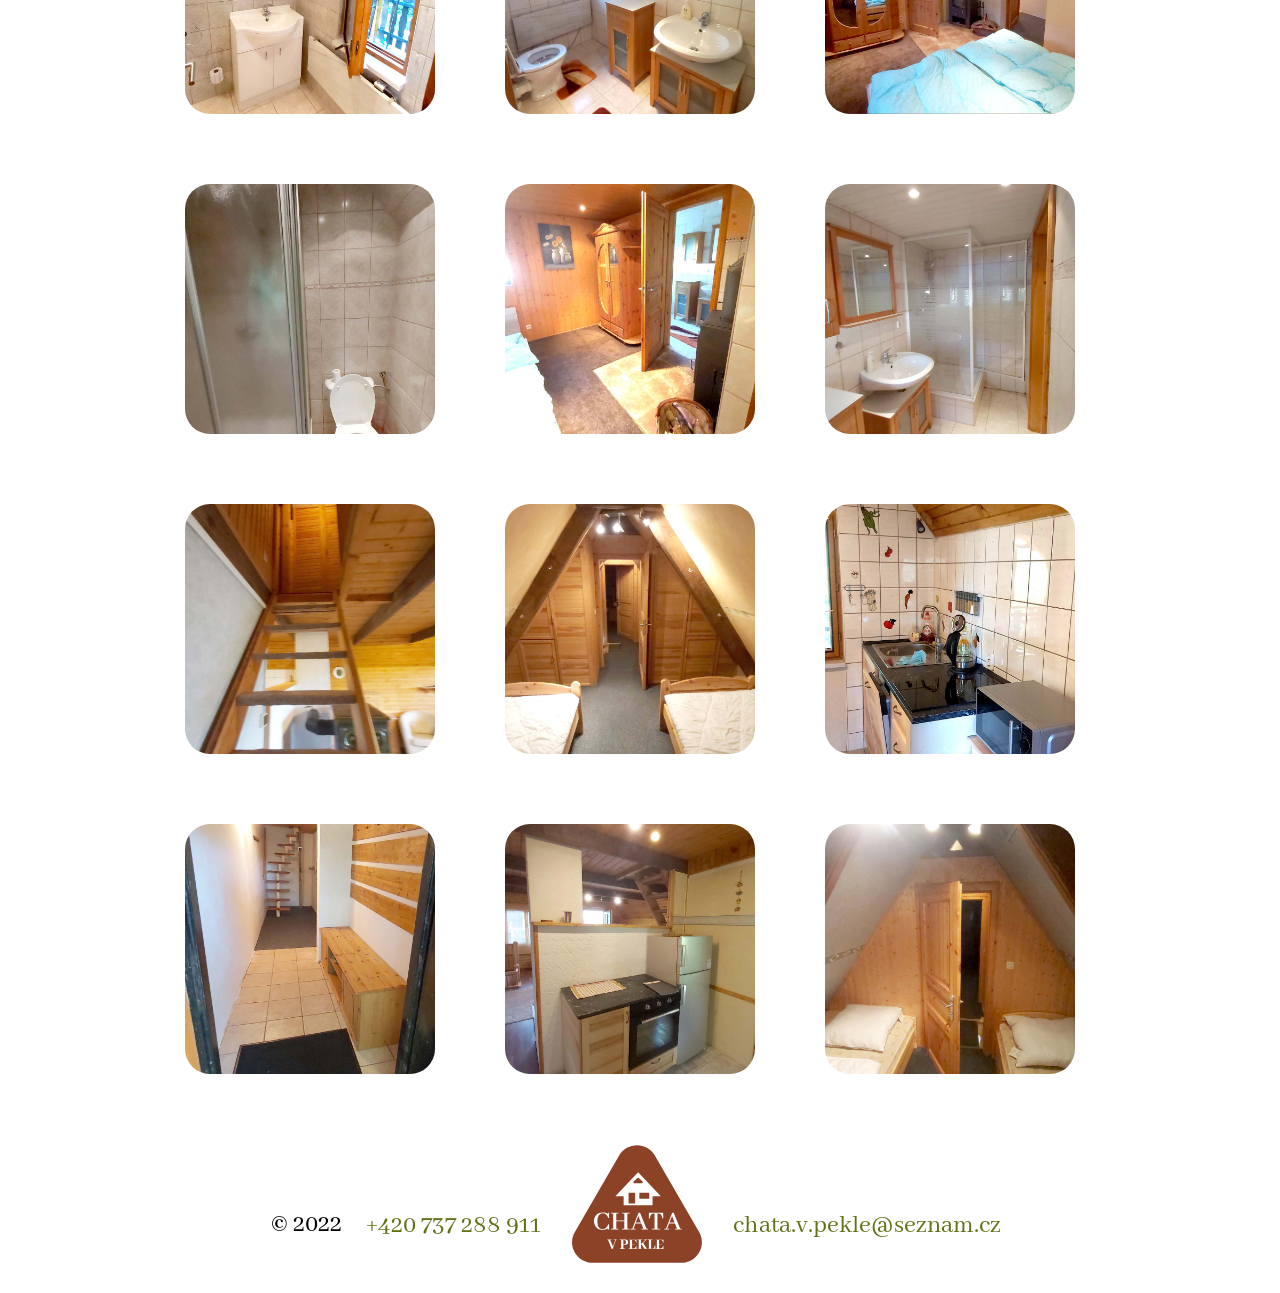
<file: site/fotky/index.html>
<!DOCTYPE html>
<html dir="ltr" lang="cs">
 <head>
  <title>Fotky – Chata v Pekle</title>
  <meta content="NJmJHriRvf-rJsaAqMq5qXsgZJB5PjTwamR1RuNVc58" name="google-site-verification"/>
  <meta charset="utf-8"/>
  <meta content="Fotografie Chaty v Pekle: kuchyně, obývací pokoj s kachlovými kamny, ložnice a koupelny." name="description"/>
  <meta content="telephone=yes" name="format-detection"/>
  <meta content="no" name="msapplication-tap-highlight"/>
  <meta content="user-scalable=no,initial-scale=1,maximum-scale=1,minimum-scale=1,width=device-width" name="viewport"/>
  <meta content="3EB820D91E4AE685A095F43138B02873" name="msvalidate.01"/>
  <link href="../statics/app-logo-128x128.png" rel="icon" type="image/png"/>
  <link href="../statics/icons/favicon-16x16.png" rel="icon" sizes="16x16" type="image/png"/>
  <link href="../statics/icons/favicon-32x32.png" rel="icon" sizes="32x32" type="image/png"/>
  <link href="../statics/icons/favicon-96x96.png" rel="icon" sizes="96x96" type="image/png"/>
  <link href="../statics/icons/favicon.ico" rel="icon" type="image/ico"/>
  <link href="../css/app.css" rel="stylesheet"/>
  <link href="../css/komponenty.css" rel="stylesheet"/>
  <link href="../css/web.css" rel="stylesheet"/>
 </head>
 <body class="desktop no-touch body--light">
  <div id="q-app">
   <script>
    (function(){var a=document.getElementById('q-app'),w=window.innerWidth;[['xs',600],['sm',1024],['md',1440],['lg',1920]].forEach(function(b){a.classList.toggle('gt-'+b[0],w>=b[1])})})()
   </script>
   <div class="q-layout q-layout--standard" style="min-height:0px;">
    <header class="q-header q-layout__section--marginal transparent fixed-top" style="height:112px;">
     <div class="q-toolbar row no-wrap items-center bg-white">
      <!-- desktop (od 1024 px) -->
      <div class="whole-menu gt-sm">
       <div class="row menu-button menu-text-style justify-between bg-white">
        <div class="col-4-xs col-4-sm col-5-md col-4-lg">
         <nav aria-label="Hlavní menu" class="site-nav q-tabs row no-wrap items-center bg-white kontakt-bar q-tabs--not-scrollable q-tabs--horizontal">
          <div class="q-tabs__content row no-wrap items-center self-stretch hide-scrollbar q-tabs__content--align-justify">
           <a class="q-tab relative-position self-stretch flex flex-center text-center menu-button menu-kontakt q-tab--inactive q-tab--no-caps q-focusable q-hoverable cursor-pointer" href="../"><div class="q-focus-helper" tabindex="-1"></div><div class="q-tab__content self-stretch flex-center relative-position q-anchor--skip non-selectable column">Úvod</div><div class="q-tab__indicator absolute-bottom text-secondary"></div></a>
           <a class="q-tab relative-position self-stretch flex flex-center text-center menu-button menu-kontakt q-tab--inactive q-tab--no-caps q-focusable q-hoverable cursor-pointer" href="../cenik/"><div class="q-focus-helper" tabindex="-1"></div><div class="q-tab__content self-stretch flex-center relative-position q-anchor--skip non-selectable column">Ceník</div><div class="q-tab__indicator absolute-bottom text-secondary"></div></a>
           <a aria-current="page" class="q-tab relative-position self-stretch flex flex-center text-center menu-button menu-kontakt q-tab--active text-secondary q-tab--no-caps q-focusable q-hoverable cursor-pointer" href="../fotky/"><div class="q-focus-helper" tabindex="-1"></div><div class="q-tab__content self-stretch flex-center relative-position q-anchor--skip non-selectable column">Fotky</div><div class="q-tab__indicator absolute-bottom text-secondary"></div></a>
           <a class="q-tab relative-position self-stretch flex flex-center text-center menu-button menu-kontakt q-tab--inactive q-tab--no-caps q-focusable q-hoverable cursor-pointer" href="../okoli/"><div class="q-focus-helper" tabindex="-1"></div><div class="q-tab__content self-stretch flex-center relative-position q-anchor--skip non-selectable column">V okolí</div><div class="q-tab__indicator absolute-bottom text-secondary"></div></a>
           <a class="q-tab relative-position self-stretch flex flex-center text-center menu-button menu-kontakt q-tab--inactive q-tab--no-caps q-focusable q-hoverable cursor-pointer" href="../kontakt/"><div class="q-focus-helper" tabindex="-1"></div><div class="q-tab__content self-stretch flex-center relative-position q-anchor--skip non-selectable column">Kontakt</div><div class="q-tab__indicator absolute-bottom text-secondary"></div></a>
          </div>
         </nav>
        </div>
        <div class="col-1-xs col-1-sm col-2-md col-3-lg">
         <img alt="Chata v Pekle" class="logo" height="120" src="../img/logo-chatavpekle.svg"/>
        </div>
        <div class="col-4-xs col-4-sm col-4-md col-4-lg menu-kontakt-block">
         <span><a class="menu-kontakt menu-button menu-button-mobile" href="mailto:chata.v.pekle@seznam.cz">chata.v.pekle@seznam.cz</a></span><span><a class="menu-kontakt menu-button menu-button-mobile" href="tel:+420737288911">737&nbsp;288&nbsp;911</a></span>
        </div>
       </div>
      </div>
      <!-- mobil (pod 1024 px): hamburger a vysouvací panel -->
      <div class="whole-menu lt-md">
       <div class="row justify-between full-width menu-kontakt-block-mobile">
        <div class="col-1 text-left whole-menu-mobile">
         <button aria-controls="menu-panel" aria-expanded="false" aria-label="Menu" class="q-btn q-btn-item non-selectable no-outline menu-button-mobile js-menu q-btn--flat q-btn--rectangle q-btn--actionable q-focusable q-hoverable q-btn--no-uppercase q-btn--wrap" style="font-size:21px;" type="button"><span class="q-focus-helper"></span><span class="q-btn__wrapper col row q-anchor--skip"><span class="q-btn__content text-center col items-center q-anchor--skip justify-center row"><i aria-hidden="true" class="material-icons q-icon notranslate">menu</i></span></span></button>
        </div>
        <div class="q-drawer-container">
         <div aria-hidden="true" class="fullscreen q-drawer__backdrop js-menu"></div>
         <nav aria-label="Menu" class="q-drawer q-drawer--left q-drawer--bordered fixed q-drawer--on-top q-drawer--mobile q-drawer--top-padding" id="menu-panel" style="width:300px;">
          <div class="q-drawer__content fit scroll">
           <div class="q-tabs row no-wrap items-center q-tabs--not-scrollable q-tabs--vertical">
            <div class="q-tabs__content row no-wrap items-center self-stretch hide-scrollbar q-tabs__content--align-left kontakt-bar">
             <div class="text-body3 q-list">
              <a class="q-tab relative-position self-stretch flex flex-center text-center menu-text-style q-tab--inactive q-tab--no-caps q-focusable q-hoverable cursor-pointer" href="../"><div class="q-focus-helper" tabindex="-1"></div><div class="q-tab__content self-stretch flex-center relative-position q-anchor--skip non-selectable column">Úvod</div><div class="q-tab__indicator absolute-right text-secondary"></div></a>
              <a class="q-tab relative-position self-stretch flex flex-center text-center menu-text-style q-tab--inactive q-tab--no-caps q-focusable q-hoverable cursor-pointer" href="../cenik/"><div class="q-focus-helper" tabindex="-1"></div><div class="q-tab__content self-stretch flex-center relative-position q-anchor--skip non-selectable column">Ceník</div><div class="q-tab__indicator absolute-right text-secondary"></div></a>
              <a aria-current="page" class="q-tab relative-position self-stretch flex flex-center text-center menu-text-style q-tab--active text-secondary q-tab--no-caps q-focusable q-hoverable cursor-pointer" href="../fotky/"><div class="q-focus-helper" tabindex="-1"></div><div class="q-tab__content self-stretch flex-center relative-position q-anchor--skip non-selectable column">Fotky</div><div class="q-tab__indicator absolute-right text-secondary"></div></a>
              <a class="q-tab relative-position self-stretch flex flex-center text-center menu-text-style q-tab--inactive q-tab--no-caps q-focusable q-hoverable cursor-pointer" href="../okoli/"><div class="q-focus-helper" tabindex="-1"></div><div class="q-tab__content self-stretch flex-center relative-position q-anchor--skip non-selectable column">V okolí</div><div class="q-tab__indicator absolute-right text-secondary"></div></a>
              <a class="q-tab relative-position self-stretch flex flex-center text-center menu-text-style q-tab--inactive q-tab--no-caps q-focusable q-hoverable cursor-pointer" href="../kontakt/"><div class="q-focus-helper" tabindex="-1"></div><div class="q-tab__content self-stretch flex-center relative-position q-anchor--skip non-selectable column">Kontakt</div><div class="q-tab__indicator absolute-right text-secondary"></div></a>
             </div>
             <button class="q-btn q-btn-item non-selectable no-outline mobile-btn-close-menu js-menu q-btn--flat q-btn--rectangle q-btn--actionable q-focusable q-hoverable q-btn--no-uppercase q-btn--wrap q-btn--dense" type="button"><span class="q-focus-helper"></span><span class="q-btn__wrapper col row q-anchor--skip"><span class="q-btn__content text-center col items-center q-anchor--skip justify-center row"><i aria-hidden="true" class="material-icons q-icon notranslate">close</i>zavřít</span></span></button>
            </div>
           </div>
          </div>
         </nav>
        </div>
        <div class="col-3">
         <img alt="Chata v Pekle" class="logo" height="90" src="../img/logo-chatavpekle.svg" style="z-index:2;"/>
        </div>
        <div class="col-5 text-right whole-menu-mobile">
         <a aria-label="E-mail" class="menu-kontakt-button menu-button-mobile" href="mailto:chata.v.pekle@seznam.cz"><i aria-hidden="true" class="material-icons q-icon notranslate">mail</i></a><a aria-label="Telefon" class="menu-kontakt-button menu-button-mobile" href="tel:+420737288911"><i aria-hidden="true" class="material-icons q-icon notranslate">contact_phone</i></a>
        </div>
       </div>
      </div>
     </div>
    </header>
    <div class="q-page-container" style="padding-top:112px;">
     <main class="q-page" data-v-3a13a388="" style="min-height:calc(100vh - 112px);">
      <div data-v-3a13a388="">
       <div class="page-section" data-v-3a13a388="">
        <div data-v-3a13a388="">
         <img alt="Chata v Pekle, chata s balkonem z boku" class="top-image" data-v-3a13a388="" src="../img/chvp_foto03.jpg"/>
         <script>
          // Přechod z předchozí stránky (web.css .foto-predchozi; uložení dělá web.js a tento skript).
          // Běží při načítání, aby byl stav nastavený před prvním vykreslením. Žádný View Transition,
          // stránka je po celou dobu klikatelná. Stejný skript je ve všech 5 stránkách (tools/kontrola.py).
          (function () {
            try {
              if (matchMedia('(prefers-reduced-motion: reduce)').matches) return
              // Horní fotka: stará se položí přes novou a po dekódování nové se rozpustí, jen když ji
              // má prohlížeč hned v paměti (jinak by problikla)
              var nova = document.currentScript.previousElementSibling
              var predchozi = sessionStorage.getItem('chvp-foto')
              sessionStorage.setItem('chvp-foto', nova.src)
              if (predchozi && predchozi !== nova.src) {
                var stara = new Image()
                stara.decoding = 'sync'
                stara.src = predchozi
                if (stara.complete) {
                  stara.alt = ''
                  stara.className = 'top-image foto-predchozi'
                  nova.parentNode.insertBefore(stara, nova)
                  var prolnout = function () {
                    getComputedStyle(stara).opacity
                    stara.classList.add('prolnout')
                    setTimeout(function () { stara.remove() }, 1700)
                  }
                  if (nova.decode) nova.decode().then(prolnout, prolnout)
                  else if (nova.complete) prolnout()
                  else nova.addEventListener('load', prolnout)
                }
              }
              // Proužek pod položkou menu (desktop) dojede z místa, kde byl na předchozí stránce
              var pruzek = JSON.parse(sessionStorage.getItem('chvp-pruzek') || 'null')
              sessionStorage.removeItem('chvp-pruzek')
              var ind = document.querySelector('.site-nav .q-tab--active .q-tab__indicator')
              var r = ind && ind.getBoundingClientRect()
              if (pruzek && r.width && Date.now() - pruzek.t < 5000) {
                ind.style.transition = 'none'
                ind.style.transform = 'translateX(' + (pruzek.l - r.left) + 'px) scaleX(' + pruzek.w / r.width + ')'
                requestAnimationFrame(function () {
                  requestAnimationFrame(function () {
                    ind.style.transition = 'transform 0.35s cubic-bezier(0.4, 0, 0.2, 1)'
                    ind.style.transform = ''
                  })
                })
              }
            } catch (e) {}
          })()
         </script>
        </div>
       </div>
       <div class="page-section section-nadpis text-center" data-v-3a13a388="">
        <h2 data-v-3a13a388="">
         Fotky
        </h2>
       </div>
       <div class="page-section q-mt-xl" data-v-3a13a388="">
        <div data-v-3a13a388="" data-v-e940f3e8="">
         <div class="flex items-center justify-center js-gallery" data-v-e940f3e8="" style="margin-left:-20px;">
           <a href="../statics/galerie/20220515_105402.jpg" class="gallery-item cursor-pointer" data-v-e940f3e8=""><img src="../statics/galerie/20220515_105402.jpg" alt="Chata v Pekle, fotka 1" loading="lazy" class="gek-screenshots" data-v-e940f3e8=""></a>
           <a href="../statics/galerie/20220515_105245.jpg" class="gallery-item cursor-pointer" data-v-e940f3e8=""><img src="../statics/galerie/20220515_105245.jpg" alt="Chata v Pekle, fotka 2" loading="lazy" class="gek-screenshots" data-v-e940f3e8=""></a>
           <a href="../statics/galerie/20220515_105317.jpg" class="gallery-item cursor-pointer" data-v-e940f3e8=""><img src="../statics/galerie/20220515_105317.jpg" alt="Chata v Pekle, fotka 3" loading="lazy" class="gek-screenshots" data-v-e940f3e8=""></a>
           <a href="../statics/galerie/20220515_111204.jpg" class="gallery-item cursor-pointer" data-v-e940f3e8=""><img src="../statics/galerie/20220515_111204.jpg" alt="Chata v Pekle, fotka 4" loading="lazy" class="gek-screenshots" data-v-e940f3e8=""></a>
           <a href="../statics/galerie/20220515_111321.jpg" class="gallery-item cursor-pointer" data-v-e940f3e8=""><img src="../statics/galerie/20220515_111321.jpg" alt="Chata v Pekle, fotka 5" loading="lazy" class="gek-screenshots" data-v-e940f3e8=""></a>
           <a href="../statics/galerie/20220515_105503.jpg" class="gallery-item cursor-pointer" data-v-e940f3e8=""><img src="../statics/galerie/20220515_105503.jpg" alt="Chata v Pekle, fotka 6" loading="lazy" class="gek-screenshots" data-v-e940f3e8=""></a>
           <a href="../statics/galerie/20220515_105425.jpg" class="gallery-item cursor-pointer" data-v-e940f3e8=""><img src="../statics/galerie/20220515_105425.jpg" alt="Chata v Pekle, fotka 7" loading="lazy" class="gek-screenshots" data-v-e940f3e8=""></a>
           <a href="../statics/galerie/20220515_111249.jpg" class="gallery-item cursor-pointer" data-v-e940f3e8=""><img src="../statics/galerie/20220515_111249.jpg" alt="Chata v Pekle, fotka 8" loading="lazy" class="gek-screenshots" data-v-e940f3e8=""></a>
           <a href="../statics/galerie/20220515_111223.jpg" class="gallery-item cursor-pointer" data-v-e940f3e8=""><img src="../statics/galerie/20220515_111223.jpg" alt="Chata v Pekle, fotka 9" loading="lazy" class="gek-screenshots" data-v-e940f3e8=""></a>
           <a href="../statics/galerie/20220515_105446.jpg" class="gallery-item cursor-pointer" data-v-e940f3e8=""><img src="../statics/galerie/20220515_105446.jpg" alt="Chata v Pekle, fotka 10" loading="lazy" class="gek-screenshots" data-v-e940f3e8=""></a>
           <a href="../statics/galerie/20220515_111210.jpg" class="gallery-item cursor-pointer" data-v-e940f3e8=""><img src="../statics/galerie/20220515_111210.jpg" alt="Chata v Pekle, fotka 11" loading="lazy" class="gek-screenshots" data-v-e940f3e8=""></a>
           <a href="../statics/galerie/20220515_111257.jpg" class="gallery-item cursor-pointer" data-v-e940f3e8=""><img src="../statics/galerie/20220515_111257.jpg" alt="Chata v Pekle, fotka 12" loading="lazy" class="gek-screenshots" data-v-e940f3e8=""></a>
           <a href="../statics/galerie/20220515_105546.jpg" class="gallery-item cursor-pointer" data-v-e940f3e8=""><img src="../statics/galerie/20220515_105546.jpg" alt="Chata v Pekle, fotka 13" loading="lazy" class="gek-screenshots" data-v-e940f3e8=""></a>
           <a href="../statics/galerie/20220515_105847.jpg" class="gallery-item cursor-pointer" data-v-e940f3e8=""><img src="../statics/galerie/20220515_105847.jpg" alt="Chata v Pekle, fotka 14" loading="lazy" class="gek-screenshots" data-v-e940f3e8=""></a>
           <a href="../statics/galerie/20220515_105339.jpg" class="gallery-item cursor-pointer" data-v-e940f3e8=""><img src="../statics/galerie/20220515_105339.jpg" alt="Chata v Pekle, fotka 15" loading="lazy" class="gek-screenshots" data-v-e940f3e8=""></a>
           <a href="../statics/galerie/20220515_111140.jpg" class="gallery-item cursor-pointer" data-v-e940f3e8=""><img src="../statics/galerie/20220515_111140.jpg" alt="Chata v Pekle, fotka 16" loading="lazy" class="gek-screenshots" data-v-e940f3e8=""></a>
           <a href="../statics/galerie/20220515_105350.jpg" class="gallery-item cursor-pointer" data-v-e940f3e8=""><img src="../statics/galerie/20220515_105350.jpg" alt="Chata v Pekle, fotka 17" loading="lazy" class="gek-screenshots" data-v-e940f3e8=""></a>
           <a href="../statics/galerie/20220515_105617.jpg" class="gallery-item cursor-pointer" data-v-e940f3e8=""><img src="../statics/galerie/20220515_105617.jpg" alt="Chata v Pekle, fotka 18" loading="lazy" class="gek-screenshots" data-v-e940f3e8=""></a>
         </div>
        </div>
       </div>
      </div>
     </main>
     <footer class="q-mt-lg" data-v-52e497e8="">
      <!-- mobil (pod 1024 px): pod sebou -->
      <div class="row items-center justify-center lt-md" data-v-52e497e8="">
       <div class="col text-center" data-v-52e497e8="">
        <div class="alt-text-caption text-center q-mb-xl" data-v-52e497e8="">
         <div data-v-52e497e8=""><img alt="Chata v Pekle" data-v-52e497e8="" src="../img/logo-chatavpekle.svg" width="160"/></div>
         <div data-v-52e497e8=""><span class="q-mx-sm" data-v-52e497e8="">© 2022</span></div>
         <div data-v-52e497e8=""><span class="q-mx-sm" data-v-52e497e8=""><a class="menu-kontakt-button menu-button-mobile" data-v-52e497e8="" href="tel:+420737288911">+420&nbsp;737&nbsp;288&nbsp;911</a></span></div>
         <div data-v-52e497e8=""><span class="q-mx-sm" data-v-52e497e8=""><a class="menu-kontakt-button menu-button-mobile" data-v-52e497e8="" href="mailto:chata.v.pekle@seznam.cz">chata.v.pekle@seznam.cz</a></span></div>
        </div>
       </div>
      </div>
      <!-- desktop (od 1024 px): v řádku s logem -->
      <div class="row items-center justify-center gt-sm" data-v-52e497e8="">
       <div class="col text-center" data-v-52e497e8="">
        <div class="alt-text-caption text-center q-mb-xl" data-v-52e497e8=""><span class="q-mx-sm" data-v-52e497e8="">© 2022</span><span class="q-mx-sm" data-v-52e497e8=""><a class="menu-kontakt-button menu-button-mobile" data-v-52e497e8="" href="tel:+420737288911">+420&nbsp;737&nbsp;288&nbsp;911</a></span><img alt="Chata v Pekle" class="footer-logo" data-v-52e497e8="" src="../img/logo-chatavpekle.svg" width="160"/><span class="q-mx-sm" data-v-52e497e8=""><a class="menu-kontakt-button menu-button-mobile" data-v-52e497e8="" href="mailto:chata.v.pekle@seznam.cz">chata.v.pekle@seznam.cz</a></span></div>
       </div>
      </div>
     </footer>
    </div>
   </div>
  </div>
  <script defer="" src="../js/web.js"></script>
 </body>
</html>
</file>
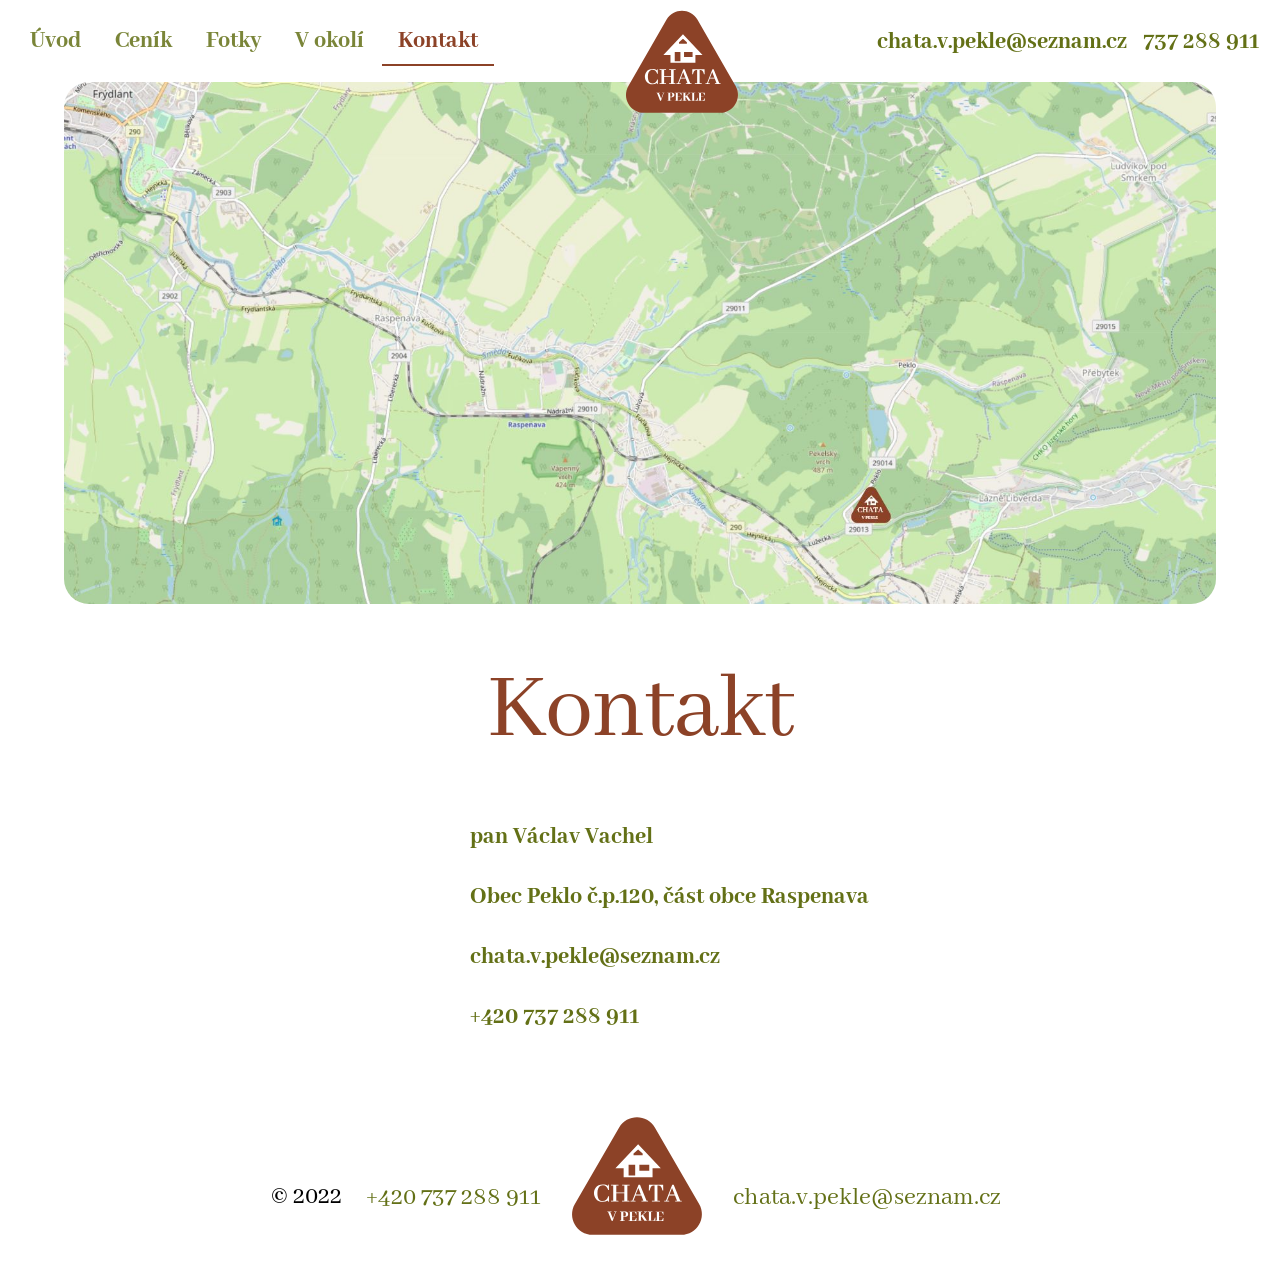
<file: site/kontakt/index.html>
<!DOCTYPE html>
<html dir="ltr" lang="cs">
 <head>
  <meta content="NJmJHriRvf-rJsaAqMq5qXsgZJB5PjTwamR1RuNVc58" name="google-site-verification"/>
  <title>Kontakt – Chata v Pekle</title>
  <meta charset="utf-8"/>
  <meta content="Václav Vachel, Peklo č. p. 120, Raspenava. E-mail a telefon pro rezervaci chaty." name="description"/>
  <meta content="telephone=yes" name="format-detection"/>
  <meta content="no" name="msapplication-tap-highlight"/>
  <meta content="user-scalable=no,initial-scale=1,maximum-scale=1,minimum-scale=1,width=device-width" name="viewport"/>
  <meta content="3EB820D91E4AE685A095F43138B02873" name="msvalidate.01"/>
  <link href="../statics/app-logo-128x128.png" rel="icon" type="image/png"/>
  <link href="../statics/icons/favicon-16x16.png" rel="icon" sizes="16x16" type="image/png"/>
  <link href="../statics/icons/favicon-32x32.png" rel="icon" sizes="32x32" type="image/png"/>
  <link href="../statics/icons/favicon-96x96.png" rel="icon" sizes="96x96" type="image/png"/>
  <link href="../statics/icons/favicon.ico" rel="icon" type="image/ico"/>
  <link href="../css/app.css" rel="stylesheet"/>
  <link href="../css/komponenty.css" rel="stylesheet"/>
  <link href="../css/web.css" rel="stylesheet"/>
 </head>
 <body class="desktop no-touch body--light">
  <div id="q-app">
   <script>
    (function(){var a=document.getElementById('q-app'),w=window.innerWidth;[['xs',600],['sm',1024],['md',1440],['lg',1920]].forEach(function(b){a.classList.toggle('gt-'+b[0],w>=b[1])})})()
   </script>
   <div class="q-layout q-layout--standard" style="min-height:0px;">
    <header class="q-header q-layout__section--marginal transparent fixed-top" style="height:112px;">
     <div class="q-toolbar row no-wrap items-center bg-white">
      <!-- desktop (od 1024 px) -->
      <div class="whole-menu gt-sm">
       <div class="row menu-button menu-text-style justify-between bg-white">
        <div class="col-4-xs col-4-sm col-5-md col-4-lg">
         <nav aria-label="Hlavní menu" class="site-nav q-tabs row no-wrap items-center bg-white kontakt-bar q-tabs--not-scrollable q-tabs--horizontal">
          <div class="q-tabs__content row no-wrap items-center self-stretch hide-scrollbar q-tabs__content--align-justify">
           <a class="q-tab relative-position self-stretch flex flex-center text-center menu-button menu-kontakt q-tab--inactive q-tab--no-caps q-focusable q-hoverable cursor-pointer" href="../"><div class="q-focus-helper" tabindex="-1"></div><div class="q-tab__content self-stretch flex-center relative-position q-anchor--skip non-selectable column">Úvod</div><div class="q-tab__indicator absolute-bottom text-secondary"></div></a>
           <a class="q-tab relative-position self-stretch flex flex-center text-center menu-button menu-kontakt q-tab--inactive q-tab--no-caps q-focusable q-hoverable cursor-pointer" href="../cenik/"><div class="q-focus-helper" tabindex="-1"></div><div class="q-tab__content self-stretch flex-center relative-position q-anchor--skip non-selectable column">Ceník</div><div class="q-tab__indicator absolute-bottom text-secondary"></div></a>
           <a class="q-tab relative-position self-stretch flex flex-center text-center menu-button menu-kontakt q-tab--inactive q-tab--no-caps q-focusable q-hoverable cursor-pointer" href="../fotky/"><div class="q-focus-helper" tabindex="-1"></div><div class="q-tab__content self-stretch flex-center relative-position q-anchor--skip non-selectable column">Fotky</div><div class="q-tab__indicator absolute-bottom text-secondary"></div></a>
           <a class="q-tab relative-position self-stretch flex flex-center text-center menu-button menu-kontakt q-tab--inactive q-tab--no-caps q-focusable q-hoverable cursor-pointer" href="../okoli/"><div class="q-focus-helper" tabindex="-1"></div><div class="q-tab__content self-stretch flex-center relative-position q-anchor--skip non-selectable column">V okolí</div><div class="q-tab__indicator absolute-bottom text-secondary"></div></a>
           <a aria-current="page" class="q-tab relative-position self-stretch flex flex-center text-center menu-button menu-kontakt q-tab--active text-secondary q-tab--no-caps q-focusable q-hoverable cursor-pointer" href="../kontakt/"><div class="q-focus-helper" tabindex="-1"></div><div class="q-tab__content self-stretch flex-center relative-position q-anchor--skip non-selectable column">Kontakt</div><div class="q-tab__indicator absolute-bottom text-secondary"></div></a>
          </div>
         </nav>
        </div>
        <div class="col-1-xs col-1-sm col-2-md col-3-lg">
         <img alt="Chata v Pekle" class="logo" height="120" src="../img/logo-chatavpekle.svg"/>
        </div>
        <div class="col-4-xs col-4-sm col-4-md col-4-lg menu-kontakt-block">
         <span><a class="menu-kontakt menu-button menu-button-mobile" href="mailto:chata.v.pekle@seznam.cz">chata.v.pekle@seznam.cz</a></span><span><a class="menu-kontakt menu-button menu-button-mobile" href="tel:+420737288911">737&nbsp;288&nbsp;911</a></span>
        </div>
       </div>
      </div>
      <!-- mobil (pod 1024 px): hamburger a vysouvací panel -->
      <div class="whole-menu lt-md">
       <div class="row justify-between full-width menu-kontakt-block-mobile">
        <div class="col-1 text-left whole-menu-mobile">
         <button aria-controls="menu-panel" aria-expanded="false" aria-label="Menu" class="q-btn q-btn-item non-selectable no-outline menu-button-mobile js-menu q-btn--flat q-btn--rectangle q-btn--actionable q-focusable q-hoverable q-btn--no-uppercase q-btn--wrap" style="font-size:21px;" type="button"><span class="q-focus-helper"></span><span class="q-btn__wrapper col row q-anchor--skip"><span class="q-btn__content text-center col items-center q-anchor--skip justify-center row"><i aria-hidden="true" class="material-icons q-icon notranslate">menu</i></span></span></button>
        </div>
        <div class="q-drawer-container">
         <div aria-hidden="true" class="fullscreen q-drawer__backdrop js-menu"></div>
         <nav aria-label="Menu" class="q-drawer q-drawer--left q-drawer--bordered fixed q-drawer--on-top q-drawer--mobile q-drawer--top-padding" id="menu-panel" style="width:300px;">
          <div class="q-drawer__content fit scroll">
           <div class="q-tabs row no-wrap items-center q-tabs--not-scrollable q-tabs--vertical">
            <div class="q-tabs__content row no-wrap items-center self-stretch hide-scrollbar q-tabs__content--align-left kontakt-bar">
             <div class="text-body3 q-list">
              <a class="q-tab relative-position self-stretch flex flex-center text-center menu-text-style q-tab--inactive q-tab--no-caps q-focusable q-hoverable cursor-pointer" href="../"><div class="q-focus-helper" tabindex="-1"></div><div class="q-tab__content self-stretch flex-center relative-position q-anchor--skip non-selectable column">Úvod</div><div class="q-tab__indicator absolute-right text-secondary"></div></a>
              <a class="q-tab relative-position self-stretch flex flex-center text-center menu-text-style q-tab--inactive q-tab--no-caps q-focusable q-hoverable cursor-pointer" href="../cenik/"><div class="q-focus-helper" tabindex="-1"></div><div class="q-tab__content self-stretch flex-center relative-position q-anchor--skip non-selectable column">Ceník</div><div class="q-tab__indicator absolute-right text-secondary"></div></a>
              <a class="q-tab relative-position self-stretch flex flex-center text-center menu-text-style q-tab--inactive q-tab--no-caps q-focusable q-hoverable cursor-pointer" href="../fotky/"><div class="q-focus-helper" tabindex="-1"></div><div class="q-tab__content self-stretch flex-center relative-position q-anchor--skip non-selectable column">Fotky</div><div class="q-tab__indicator absolute-right text-secondary"></div></a>
              <a class="q-tab relative-position self-stretch flex flex-center text-center menu-text-style q-tab--inactive q-tab--no-caps q-focusable q-hoverable cursor-pointer" href="../okoli/"><div class="q-focus-helper" tabindex="-1"></div><div class="q-tab__content self-stretch flex-center relative-position q-anchor--skip non-selectable column">V okolí</div><div class="q-tab__indicator absolute-right text-secondary"></div></a>
              <a aria-current="page" class="q-tab relative-position self-stretch flex flex-center text-center menu-text-style q-tab--active text-secondary q-tab--no-caps q-focusable q-hoverable cursor-pointer" href="../kontakt/"><div class="q-focus-helper" tabindex="-1"></div><div class="q-tab__content self-stretch flex-center relative-position q-anchor--skip non-selectable column">Kontakt</div><div class="q-tab__indicator absolute-right text-secondary"></div></a>
             </div>
             <button class="q-btn q-btn-item non-selectable no-outline mobile-btn-close-menu js-menu q-btn--flat q-btn--rectangle q-btn--actionable q-focusable q-hoverable q-btn--no-uppercase q-btn--wrap q-btn--dense" type="button"><span class="q-focus-helper"></span><span class="q-btn__wrapper col row q-anchor--skip"><span class="q-btn__content text-center col items-center q-anchor--skip justify-center row"><i aria-hidden="true" class="material-icons q-icon notranslate">close</i>zavřít</span></span></button>
            </div>
           </div>
          </div>
         </nav>
        </div>
        <div class="col-3">
         <img alt="Chata v Pekle" class="logo" height="90" src="../img/logo-chatavpekle.svg" style="z-index:2;"/>
        </div>
        <div class="col-5 text-right whole-menu-mobile">
         <a aria-label="E-mail" class="menu-kontakt-button menu-button-mobile" href="mailto:chata.v.pekle@seznam.cz"><i aria-hidden="true" class="material-icons q-icon notranslate">mail</i></a><a aria-label="Telefon" class="menu-kontakt-button menu-button-mobile" href="tel:+420737288911"><i aria-hidden="true" class="material-icons q-icon notranslate">contact_phone</i></a>
        </div>
       </div>
      </div>
     </div>
    </header>
    <div class="q-page-container" style="padding-top:112px;">
     <main class="q-page" data-v-e3629c96="" style="min-height:calc(100vh - 112px);">
      <div data-v-e3629c96="">
       <div class="page-section" data-v-e3629c96="">
        <img alt="Mapa okolí obce Peklo s polohou chaty" class="top-image" data-v-e3629c96="" src="../img/chvp_foto05.jpg"/>
        <script>
          // Přechod z předchozí stránky (web.css .foto-predchozi; uložení dělá web.js a tento skript).
          // Běží při načítání, aby byl stav nastavený před prvním vykreslením. Žádný View Transition,
          // stránka je po celou dobu klikatelná. Stejný skript je ve všech 5 stránkách (tools/kontrola.py).
          (function () {
            try {
              if (matchMedia('(prefers-reduced-motion: reduce)').matches) return
              // Horní fotka: stará se položí přes novou a po dekódování nové se rozpustí, jen když ji
              // má prohlížeč hned v paměti (jinak by problikla)
              var nova = document.currentScript.previousElementSibling
              var predchozi = sessionStorage.getItem('chvp-foto')
              sessionStorage.setItem('chvp-foto', nova.src)
              if (predchozi && predchozi !== nova.src) {
                var stara = new Image()
                stara.decoding = 'sync'
                stara.src = predchozi
                if (stara.complete) {
                  stara.alt = ''
                  stara.className = 'top-image foto-predchozi'
                  nova.parentNode.insertBefore(stara, nova)
                  var prolnout = function () {
                    getComputedStyle(stara).opacity
                    stara.classList.add('prolnout')
                    setTimeout(function () { stara.remove() }, 1700)
                  }
                  if (nova.decode) nova.decode().then(prolnout, prolnout)
                  else if (nova.complete) prolnout()
                  else nova.addEventListener('load', prolnout)
                }
              }
              // Proužek pod položkou menu (desktop) dojede z místa, kde byl na předchozí stránce
              var pruzek = JSON.parse(sessionStorage.getItem('chvp-pruzek') || 'null')
              sessionStorage.removeItem('chvp-pruzek')
              var ind = document.querySelector('.site-nav .q-tab--active .q-tab__indicator')
              var r = ind && ind.getBoundingClientRect()
              if (pruzek && r.width && Date.now() - pruzek.t < 5000) {
                ind.style.transition = 'none'
                ind.style.transform = 'translateX(' + (pruzek.l - r.left) + 'px) scaleX(' + pruzek.w / r.width + ')'
                requestAnimationFrame(function () {
                  requestAnimationFrame(function () {
                    ind.style.transition = 'transform 0.35s cubic-bezier(0.4, 0, 0.2, 1)'
                    ind.style.transform = ''
                  })
                })
              }
            } catch (e) {}
          })()
         </script>
       </div>
       <div class="page-section section-nadpis text-center" data-v-e3629c96="">
        <h2 data-v-e3629c96="">
         Kontakt
        </h2>
       </div>
       <div class="page-section" data-v-e3629c96="">
        <div class="text-section" data-v-e3629c96="">
         <div class="text-block" data-v-e3629c96="">
          <p data-v-e3629c96="">
           <a class="menu-kontakt menu-button menu-button-mobile menu-text-style" data-v-e3629c96="" href="https://www.facebook.com/vaclav.vachel" rel="noopener" target="_blank">
            pan Václav Vachel
           </a>
          </p>
          <p data-v-e3629c96="">
           <a class="menu-kontakt menu-button menu-button-mobile menu-text-style" data-v-e3629c96="" href="https://mapy.cz/s/lohesekeke" rel="noopener" target="_blank">
            Obec Peklo č.p.120, část obce Raspenava
           </a>
          </p>
          <p data-v-e3629c96="">
           <a class="menu-kontakt menu-button menu-button-mobile menu-text-style" data-v-e3629c96="" href="mailto:chata.v.pekle@seznam.cz" rel="noopener" target="_blank">
            chata.v.pekle@seznam.cz
           </a>
          </p>
          <p data-v-e3629c96="">
           <a class="menu-kontakt menu-button menu-button-mobile menu-text-style" data-v-e3629c96="" href="tel:+420737288911" rel="noopener" target="_blank">
            +420 737 288 911
           </a>
          </p>
         </div>
        </div>
       </div>
      </div>
     </main>
     <footer class="q-mt-lg" data-v-52e497e8="">
      <!-- mobil (pod 1024 px): pod sebou -->
      <div class="row items-center justify-center lt-md" data-v-52e497e8="">
       <div class="col text-center" data-v-52e497e8="">
        <div class="alt-text-caption text-center q-mb-xl" data-v-52e497e8="">
         <div data-v-52e497e8=""><img alt="Chata v Pekle" data-v-52e497e8="" src="../img/logo-chatavpekle.svg" width="160"/></div>
         <div data-v-52e497e8=""><span class="q-mx-sm" data-v-52e497e8="">© 2022</span></div>
         <div data-v-52e497e8=""><span class="q-mx-sm" data-v-52e497e8=""><a class="menu-kontakt-button menu-button-mobile" data-v-52e497e8="" href="tel:+420737288911">+420&nbsp;737&nbsp;288&nbsp;911</a></span></div>
         <div data-v-52e497e8=""><span class="q-mx-sm" data-v-52e497e8=""><a class="menu-kontakt-button menu-button-mobile" data-v-52e497e8="" href="mailto:chata.v.pekle@seznam.cz">chata.v.pekle@seznam.cz</a></span></div>
        </div>
       </div>
      </div>
      <!-- desktop (od 1024 px): v řádku s logem -->
      <div class="row items-center justify-center gt-sm" data-v-52e497e8="">
       <div class="col text-center" data-v-52e497e8="">
        <div class="alt-text-caption text-center q-mb-xl" data-v-52e497e8=""><span class="q-mx-sm" data-v-52e497e8="">© 2022</span><span class="q-mx-sm" data-v-52e497e8=""><a class="menu-kontakt-button menu-button-mobile" data-v-52e497e8="" href="tel:+420737288911">+420&nbsp;737&nbsp;288&nbsp;911</a></span><img alt="Chata v Pekle" class="footer-logo" data-v-52e497e8="" src="../img/logo-chatavpekle.svg" width="160"/><span class="q-mx-sm" data-v-52e497e8=""><a class="menu-kontakt-button menu-button-mobile" data-v-52e497e8="" href="mailto:chata.v.pekle@seznam.cz">chata.v.pekle@seznam.cz</a></span></div>
       </div>
      </div>
     </footer>
    </div>
   </div>
  </div>
  <script defer="" src="../js/web.js"></script>
 </body>
</html>
</file>
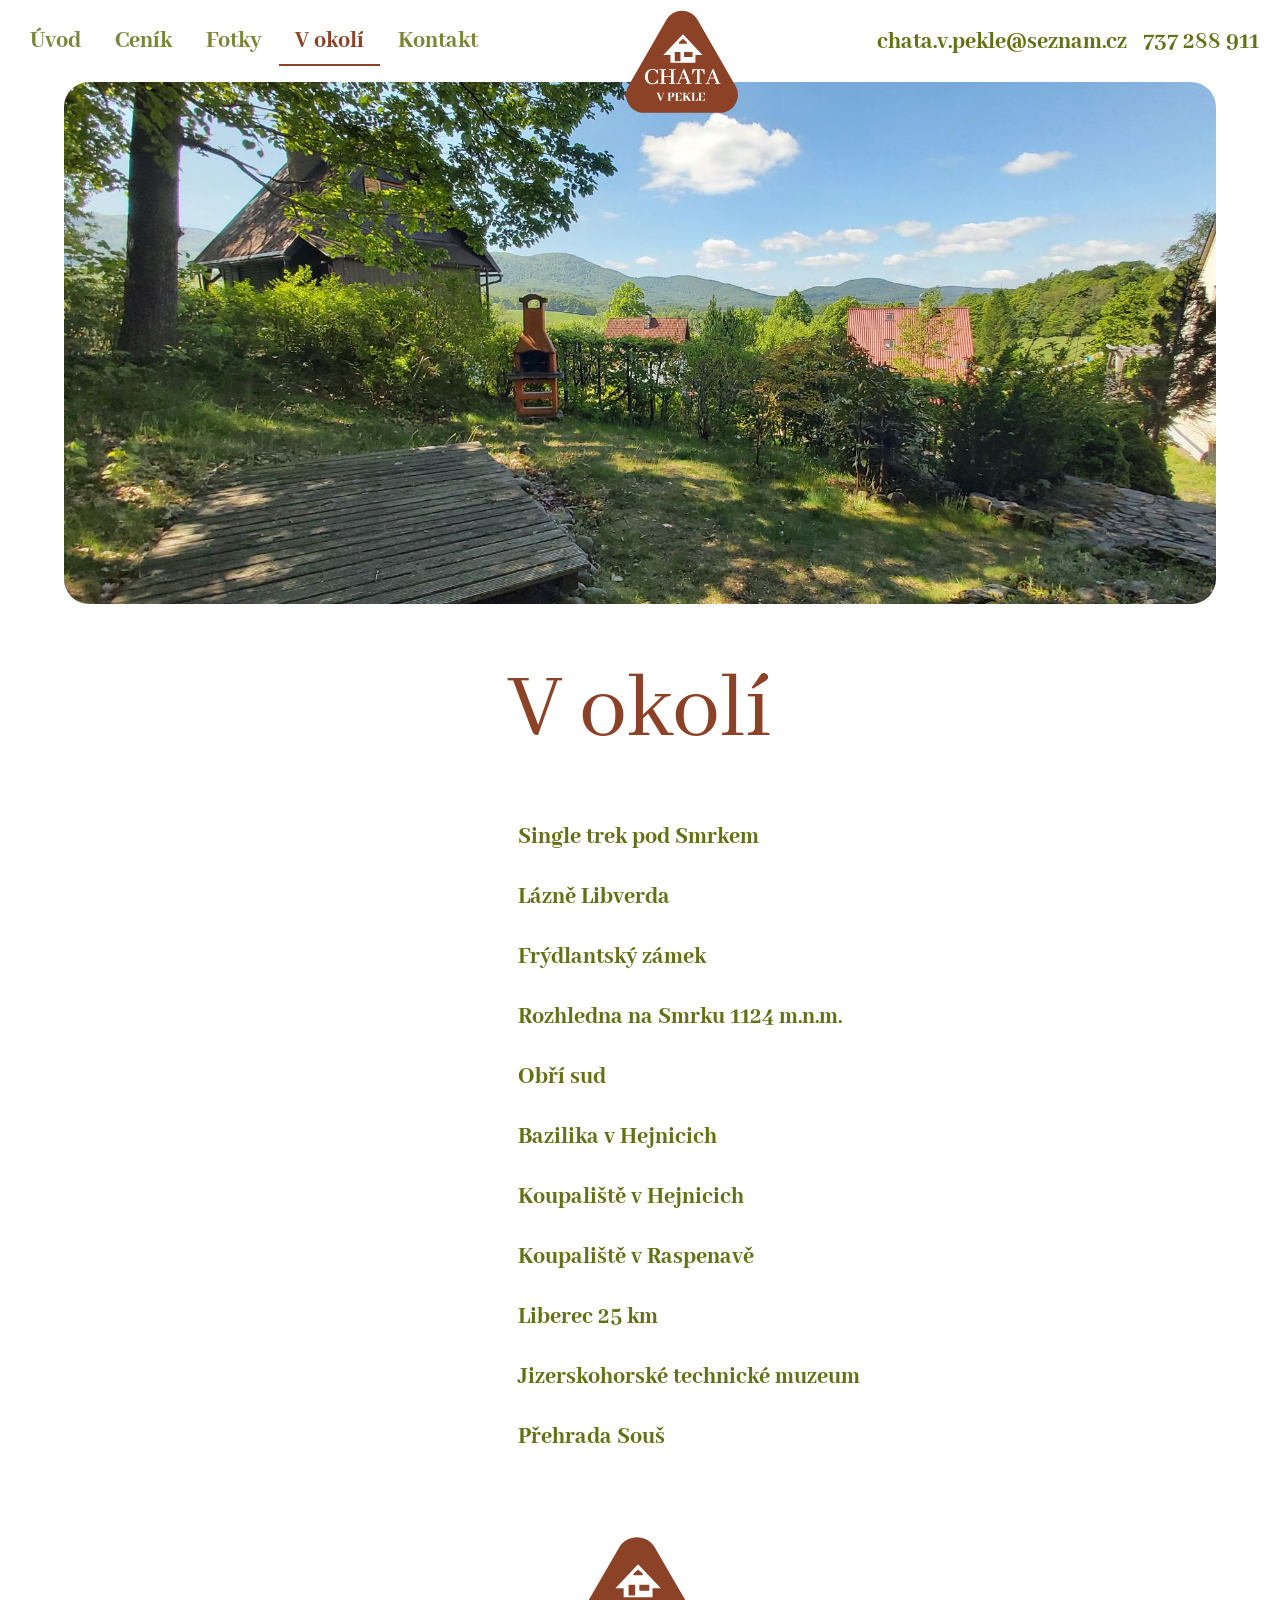
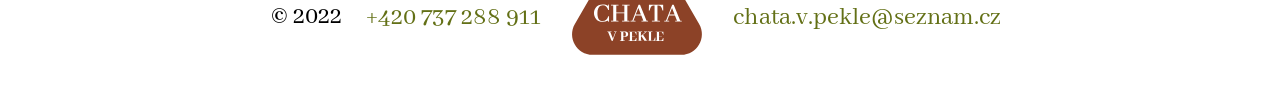
<file: site/okoli/index.html>
<!DOCTYPE html>
<html dir="ltr" lang="cs">
 <head>
  <title>V okolí – Chata v Pekle</title>
  <meta content="NJmJHriRvf-rJsaAqMq5qXsgZJB5PjTwamR1RuNVc58" name="google-site-verification"/>
  <meta charset="utf-8"/>
  <meta content="Tipy na výlety z Chaty v Pekle: Singltrek pod Smrkem, Lázně Libverda, Frýdlantský zámek, rozhledna na Smrku, koupaliště a Liberec." name="description"/>
  <meta content="telephone=yes" name="format-detection"/>
  <meta content="no" name="msapplication-tap-highlight"/>
  <meta content="user-scalable=no,initial-scale=1,maximum-scale=1,minimum-scale=1,width=device-width" name="viewport"/>
  <meta content="3EB820D91E4AE685A095F43138B02873" name="msvalidate.01"/>
  <link href="../statics/app-logo-128x128.png" rel="icon" type="image/png"/>
  <link href="../statics/icons/favicon-16x16.png" rel="icon" sizes="16x16" type="image/png"/>
  <link href="../statics/icons/favicon-32x32.png" rel="icon" sizes="32x32" type="image/png"/>
  <link href="../statics/icons/favicon-96x96.png" rel="icon" sizes="96x96" type="image/png"/>
  <link href="../statics/icons/favicon.ico" rel="icon" type="image/ico"/>
  <link href="../css/app.css" rel="stylesheet"/>
  <link href="../css/komponenty.css" rel="stylesheet"/>
  <link href="../css/web.css" rel="stylesheet"/>
 </head>
 <body class="desktop no-touch body--light">
  <div id="q-app">
   <script>
    (function(){var a=document.getElementById('q-app'),w=window.innerWidth;[['xs',600],['sm',1024],['md',1440],['lg',1920]].forEach(function(b){a.classList.toggle('gt-'+b[0],w>=b[1])})})()
   </script>
   <div class="q-layout q-layout--standard" style="min-height:0px;">
    <header class="q-header q-layout__section--marginal transparent fixed-top" style="height:112px;">
     <div class="q-toolbar row no-wrap items-center bg-white">
      <!-- desktop (od 1024 px) -->
      <div class="whole-menu gt-sm">
       <div class="row menu-button menu-text-style justify-between bg-white">
        <div class="col-4-xs col-4-sm col-5-md col-4-lg">
         <nav aria-label="Hlavní menu" class="site-nav q-tabs row no-wrap items-center bg-white kontakt-bar q-tabs--not-scrollable q-tabs--horizontal">
          <div class="q-tabs__content row no-wrap items-center self-stretch hide-scrollbar q-tabs__content--align-justify">
           <a class="q-tab relative-position self-stretch flex flex-center text-center menu-button menu-kontakt q-tab--inactive q-tab--no-caps q-focusable q-hoverable cursor-pointer" href="../"><div class="q-focus-helper" tabindex="-1"></div><div class="q-tab__content self-stretch flex-center relative-position q-anchor--skip non-selectable column">Úvod</div><div class="q-tab__indicator absolute-bottom text-secondary"></div></a>
           <a class="q-tab relative-position self-stretch flex flex-center text-center menu-button menu-kontakt q-tab--inactive q-tab--no-caps q-focusable q-hoverable cursor-pointer" href="../cenik/"><div class="q-focus-helper" tabindex="-1"></div><div class="q-tab__content self-stretch flex-center relative-position q-anchor--skip non-selectable column">Ceník</div><div class="q-tab__indicator absolute-bottom text-secondary"></div></a>
           <a class="q-tab relative-position self-stretch flex flex-center text-center menu-button menu-kontakt q-tab--inactive q-tab--no-caps q-focusable q-hoverable cursor-pointer" href="../fotky/"><div class="q-focus-helper" tabindex="-1"></div><div class="q-tab__content self-stretch flex-center relative-position q-anchor--skip non-selectable column">Fotky</div><div class="q-tab__indicator absolute-bottom text-secondary"></div></a>
           <a aria-current="page" class="q-tab relative-position self-stretch flex flex-center text-center menu-button menu-kontakt q-tab--active text-secondary q-tab--no-caps q-focusable q-hoverable cursor-pointer" href="../okoli/"><div class="q-focus-helper" tabindex="-1"></div><div class="q-tab__content self-stretch flex-center relative-position q-anchor--skip non-selectable column">V okolí</div><div class="q-tab__indicator absolute-bottom text-secondary"></div></a>
           <a class="q-tab relative-position self-stretch flex flex-center text-center menu-button menu-kontakt q-tab--inactive q-tab--no-caps q-focusable q-hoverable cursor-pointer" href="../kontakt/"><div class="q-focus-helper" tabindex="-1"></div><div class="q-tab__content self-stretch flex-center relative-position q-anchor--skip non-selectable column">Kontakt</div><div class="q-tab__indicator absolute-bottom text-secondary"></div></a>
          </div>
         </nav>
        </div>
        <div class="col-1-xs col-1-sm col-2-md col-3-lg">
         <img alt="Chata v Pekle" class="logo" height="120" src="../img/logo-chatavpekle.svg"/>
        </div>
        <div class="col-4-xs col-4-sm col-4-md col-4-lg menu-kontakt-block">
         <span><a class="menu-kontakt menu-button menu-button-mobile" href="mailto:chata.v.pekle@seznam.cz">chata.v.pekle@seznam.cz</a></span><span><a class="menu-kontakt menu-button menu-button-mobile" href="tel:+420737288911">737&nbsp;288&nbsp;911</a></span>
        </div>
       </div>
      </div>
      <!-- mobil (pod 1024 px): hamburger a vysouvací panel -->
      <div class="whole-menu lt-md">
       <div class="row justify-between full-width menu-kontakt-block-mobile">
        <div class="col-1 text-left whole-menu-mobile">
         <button aria-controls="menu-panel" aria-expanded="false" aria-label="Menu" class="q-btn q-btn-item non-selectable no-outline menu-button-mobile js-menu q-btn--flat q-btn--rectangle q-btn--actionable q-focusable q-hoverable q-btn--no-uppercase q-btn--wrap" style="font-size:21px;" type="button"><span class="q-focus-helper"></span><span class="q-btn__wrapper col row q-anchor--skip"><span class="q-btn__content text-center col items-center q-anchor--skip justify-center row"><i aria-hidden="true" class="material-icons q-icon notranslate">menu</i></span></span></button>
        </div>
        <div class="q-drawer-container">
         <div aria-hidden="true" class="fullscreen q-drawer__backdrop js-menu"></div>
         <nav aria-label="Menu" class="q-drawer q-drawer--left q-drawer--bordered fixed q-drawer--on-top q-drawer--mobile q-drawer--top-padding" id="menu-panel" style="width:300px;">
          <div class="q-drawer__content fit scroll">
           <div class="q-tabs row no-wrap items-center q-tabs--not-scrollable q-tabs--vertical">
            <div class="q-tabs__content row no-wrap items-center self-stretch hide-scrollbar q-tabs__content--align-left kontakt-bar">
             <div class="text-body3 q-list">
              <a class="q-tab relative-position self-stretch flex flex-center text-center menu-text-style q-tab--inactive q-tab--no-caps q-focusable q-hoverable cursor-pointer" href="../"><div class="q-focus-helper" tabindex="-1"></div><div class="q-tab__content self-stretch flex-center relative-position q-anchor--skip non-selectable column">Úvod</div><div class="q-tab__indicator absolute-right text-secondary"></div></a>
              <a class="q-tab relative-position self-stretch flex flex-center text-center menu-text-style q-tab--inactive q-tab--no-caps q-focusable q-hoverable cursor-pointer" href="../cenik/"><div class="q-focus-helper" tabindex="-1"></div><div class="q-tab__content self-stretch flex-center relative-position q-anchor--skip non-selectable column">Ceník</div><div class="q-tab__indicator absolute-right text-secondary"></div></a>
              <a class="q-tab relative-position self-stretch flex flex-center text-center menu-text-style q-tab--inactive q-tab--no-caps q-focusable q-hoverable cursor-pointer" href="../fotky/"><div class="q-focus-helper" tabindex="-1"></div><div class="q-tab__content self-stretch flex-center relative-position q-anchor--skip non-selectable column">Fotky</div><div class="q-tab__indicator absolute-right text-secondary"></div></a>
              <a aria-current="page" class="q-tab relative-position self-stretch flex flex-center text-center menu-text-style q-tab--active text-secondary q-tab--no-caps q-focusable q-hoverable cursor-pointer" href="../okoli/"><div class="q-focus-helper" tabindex="-1"></div><div class="q-tab__content self-stretch flex-center relative-position q-anchor--skip non-selectable column">V okolí</div><div class="q-tab__indicator absolute-right text-secondary"></div></a>
              <a class="q-tab relative-position self-stretch flex flex-center text-center menu-text-style q-tab--inactive q-tab--no-caps q-focusable q-hoverable cursor-pointer" href="../kontakt/"><div class="q-focus-helper" tabindex="-1"></div><div class="q-tab__content self-stretch flex-center relative-position q-anchor--skip non-selectable column">Kontakt</div><div class="q-tab__indicator absolute-right text-secondary"></div></a>
             </div>
             <button class="q-btn q-btn-item non-selectable no-outline mobile-btn-close-menu js-menu q-btn--flat q-btn--rectangle q-btn--actionable q-focusable q-hoverable q-btn--no-uppercase q-btn--wrap q-btn--dense" type="button"><span class="q-focus-helper"></span><span class="q-btn__wrapper col row q-anchor--skip"><span class="q-btn__content text-center col items-center q-anchor--skip justify-center row"><i aria-hidden="true" class="material-icons q-icon notranslate">close</i>zavřít</span></span></button>
            </div>
           </div>
          </div>
         </nav>
        </div>
        <div class="col-3">
         <img alt="Chata v Pekle" class="logo" height="90" src="../img/logo-chatavpekle.svg" style="z-index:2;"/>
        </div>
        <div class="col-5 text-right whole-menu-mobile">
         <a aria-label="E-mail" class="menu-kontakt-button menu-button-mobile" href="mailto:chata.v.pekle@seznam.cz"><i aria-hidden="true" class="material-icons q-icon notranslate">mail</i></a><a aria-label="Telefon" class="menu-kontakt-button menu-button-mobile" href="tel:+420737288911"><i aria-hidden="true" class="material-icons q-icon notranslate">contact_phone</i></a>
        </div>
       </div>
      </div>
     </div>
    </header>
    <div class="q-page-container" style="padding-top:112px;">
     <main class="q-page" data-v-3665cb22="" style="min-height:calc(100vh - 112px);">
      <div data-v-3665cb22="">
       <div class="page-section" data-v-3665cb22="">
        <div data-v-3665cb22="">
         <img alt="Zahrada chaty s grilem a výhledem na Jizerské hory" class="top-image" data-v-3665cb22="" src="../img/chvp_foto04.jpg"/>
         <script>
          // Přechod z předchozí stránky (web.css .foto-predchozi; uložení dělá web.js a tento skript).
          // Běží při načítání, aby byl stav nastavený před prvním vykreslením. Žádný View Transition,
          // stránka je po celou dobu klikatelná. Stejný skript je ve všech 5 stránkách (tools/kontrola.py).
          (function () {
            try {
              if (matchMedia('(prefers-reduced-motion: reduce)').matches) return
              // Horní fotka: stará se položí přes novou a po dekódování nové se rozpustí, jen když ji
              // má prohlížeč hned v paměti (jinak by problikla)
              var nova = document.currentScript.previousElementSibling
              var predchozi = sessionStorage.getItem('chvp-foto')
              sessionStorage.setItem('chvp-foto', nova.src)
              if (predchozi && predchozi !== nova.src) {
                var stara = new Image()
                stara.decoding = 'sync'
                stara.src = predchozi
                if (stara.complete) {
                  stara.alt = ''
                  stara.className = 'top-image foto-predchozi'
                  nova.parentNode.insertBefore(stara, nova)
                  var prolnout = function () {
                    getComputedStyle(stara).opacity
                    stara.classList.add('prolnout')
                    setTimeout(function () { stara.remove() }, 1700)
                  }
                  if (nova.decode) nova.decode().then(prolnout, prolnout)
                  else if (nova.complete) prolnout()
                  else nova.addEventListener('load', prolnout)
                }
              }
              // Proužek pod položkou menu (desktop) dojede z místa, kde byl na předchozí stránce
              var pruzek = JSON.parse(sessionStorage.getItem('chvp-pruzek') || 'null')
              sessionStorage.removeItem('chvp-pruzek')
              var ind = document.querySelector('.site-nav .q-tab--active .q-tab__indicator')
              var r = ind && ind.getBoundingClientRect()
              if (pruzek && r.width && Date.now() - pruzek.t < 5000) {
                ind.style.transition = 'none'
                ind.style.transform = 'translateX(' + (pruzek.l - r.left) + 'px) scaleX(' + pruzek.w / r.width + ')'
                requestAnimationFrame(function () {
                  requestAnimationFrame(function () {
                    ind.style.transition = 'transform 0.35s cubic-bezier(0.4, 0, 0.2, 1)'
                    ind.style.transform = ''
                  })
                })
              }
            } catch (e) {}
          })()
         </script>
        </div>
       </div>
       <div class="page-section section-nadpis text-center" data-v-3665cb22="">
        <h2 data-v-3665cb22="">
         V okolí
        </h2>
       </div>
       <div class="page-section" data-v-3665cb22="">
        <div class="text-section" data-v-3665cb22="">
         <div class="text-block" data-v-3665cb22="">
          <p data-v-3665cb22="">
           <a class="menu-kontakt menu-button menu-button-mobile menu-text-style" data-v-3665cb22="" href="https://podsmrkem.singltrek.cz/" rel="noopener" target="_blank">
            Single trek pod Smrkem
           </a>
          </p>
          <p data-v-3665cb22="">
           <a class="menu-kontakt menu-button menu-button-mobile menu-text-style" data-v-3665cb22="" href="https://www.lazne-libverda.cz/cz/" rel="noopener" target="_blank">
            Lázně Libverda
           </a>
          </p>
          <p data-v-3665cb22="">
           <a class="menu-kontakt menu-button menu-button-mobile menu-text-style" data-v-3665cb22="" href="https://www.zamek-frydlant.cz/cs" rel="noopener" target="_blank">
            Frýdlantský zámek
           </a>
          </p>
          <p data-v-3665cb22="">
           <a class="menu-kontakt menu-button menu-button-mobile menu-text-style" data-v-3665cb22="" href="https://www.navylet.cz/cs/cil/rozhledna-smrk-nove-mesto-pod-smrkem" rel="noopener" target="_blank">
            Rozhledna na Smrku 1124 m.n.m.
           </a>
          </p>
          <p data-v-3665cb22="">
           <a class="menu-kontakt menu-button menu-button-mobile menu-text-style" data-v-3665cb22="" href="https://areal-obrisud.cz/" rel="noopener" target="_blank">
            Obří sud
           </a>
          </p>
          <p data-v-3665cb22="">
           <a class="menu-kontakt menu-button menu-button-mobile menu-text-style" data-v-3665cb22="" href="https://www.mestohejnice.cz/dr-cs/1049-chram-navstiveni-panny-marie-hejnice.html" rel="noopener" target="_blank">
            Bazilika v Hejnicich
           </a>
          </p>
          <p data-v-3665cb22="">
           <a class="menu-kontakt menu-button menu-button-mobile menu-text-style" data-v-3665cb22="" href="https://www.mestohejnice.cz/cs/volny-cas/sport/koupaliste.html" rel="noopener" target="_blank">
            Koupaliště v Hejnicich
           </a>
          </p>
          <p data-v-3665cb22="">
           <a class="menu-kontakt menu-button menu-button-mobile menu-text-style" data-v-3665cb22="" href="https://raspenava.cz/turista/rekreacni-a-sportovni-areal" rel="noopener" target="_blank">
            Koupaliště v Raspenavě
           </a>
          </p>
          <p data-v-3665cb22="">
           <a class="menu-kontakt menu-button menu-button-mobile menu-text-style" data-v-3665cb22="" href="https://cs.wikipedia.org/wiki/Liberec" rel="noopener" target="_blank">
            Liberec 25 km
           </a>
          </p>
          <p data-v-3665cb22="">
           <a class="menu-kontakt menu-button menu-button-mobile menu-text-style" data-v-3665cb22="" href="https://www.muzeumjizerky.cz/" rel="noopener" target="_blank">
            Jizerskohorské technické muzeum
           </a>
          </p>
          <p data-v-3665cb22="">
           <a class="menu-kontakt menu-button menu-button-mobile menu-text-style" data-v-3665cb22="" href="https://cs.wikipedia.org/wiki/Vodn%C3%AD_n%C3%A1dr%C5%BE_Sou%C5%A1" rel="noopener" target="_blank">
            Přehrada Souš
           </a>
          </p>
         </div>
        </div>
       </div>
      </div>
     </main>
     <footer class="q-mt-lg" data-v-52e497e8="">
      <!-- mobil (pod 1024 px): pod sebou -->
      <div class="row items-center justify-center lt-md" data-v-52e497e8="">
       <div class="col text-center" data-v-52e497e8="">
        <div class="alt-text-caption text-center q-mb-xl" data-v-52e497e8="">
         <div data-v-52e497e8=""><img alt="Chata v Pekle" data-v-52e497e8="" src="../img/logo-chatavpekle.svg" width="160"/></div>
         <div data-v-52e497e8=""><span class="q-mx-sm" data-v-52e497e8="">© 2022</span></div>
         <div data-v-52e497e8=""><span class="q-mx-sm" data-v-52e497e8=""><a class="menu-kontakt-button menu-button-mobile" data-v-52e497e8="" href="tel:+420737288911">+420&nbsp;737&nbsp;288&nbsp;911</a></span></div>
         <div data-v-52e497e8=""><span class="q-mx-sm" data-v-52e497e8=""><a class="menu-kontakt-button menu-button-mobile" data-v-52e497e8="" href="mailto:chata.v.pekle@seznam.cz">chata.v.pekle@seznam.cz</a></span></div>
        </div>
       </div>
      </div>
      <!-- desktop (od 1024 px): v řádku s logem -->
      <div class="row items-center justify-center gt-sm" data-v-52e497e8="">
       <div class="col text-center" data-v-52e497e8="">
        <div class="alt-text-caption text-center q-mb-xl" data-v-52e497e8=""><span class="q-mx-sm" data-v-52e497e8="">© 2022</span><span class="q-mx-sm" data-v-52e497e8=""><a class="menu-kontakt-button menu-button-mobile" data-v-52e497e8="" href="tel:+420737288911">+420&nbsp;737&nbsp;288&nbsp;911</a></span><img alt="Chata v Pekle" class="footer-logo" data-v-52e497e8="" src="../img/logo-chatavpekle.svg" width="160"/><span class="q-mx-sm" data-v-52e497e8=""><a class="menu-kontakt-button menu-button-mobile" data-v-52e497e8="" href="mailto:chata.v.pekle@seznam.cz">chata.v.pekle@seznam.cz</a></span></div>
       </div>
      </div>
     </footer>
    </div>
   </div>
  </div>
  <script defer="" src="../js/web.js"></script>
 </body>
</html>
</file>
<file: site/css/app.css>
@font-face{font-family:Material Icons;font-style:normal;font-weight:400;font-display:block;src:url("../fonts/flUhRq6tzZclQEJ-Vdg-IuiaDsNcIhQ8tQ.woff2") format("woff2"),url("../fonts/flUhRq6tzZclQEJ-Vdg-IuiaDsNa.woff") format("woff")}.material-icons{font-family:Material Icons;font-weight:400;font-style:normal;display:inline-block;line-height:1;text-transform:none;letter-spacing:normal;word-wrap:normal;white-space:nowrap;direction:ltr;-webkit-font-smoothing:antialiased;text-rendering:optimizeLegibility;-moz-osx-font-smoothing:grayscale;font-feature-settings:"liga"}.heartBeat{-webkit-animation-duration:calc(var(--animate-duration)*1.3);animation-duration:calc(var(--animate-duration)*1.3)}.hinge{-webkit-animation-duration:calc(var(--animate-duration)*2);animation-duration:calc(var(--animate-duration)*2);transform-origin:top left}.pulse{-webkit-animation-timing-function:ease-in-out;animation-timing-function:ease-in-out}@-webkit-keyframes shakeX{0%,to{transform:translate3d(0,0,0)}10%,30%,50%,70%,90%{transform:translate3d(-10px,0,0)}20%,40%,60%,80%{transform:translate3d(10px,0,0)}}@keyframes shakeX{0%,to{transform:translate3d(0,0,0)}10%,30%,50%,70%,90%{transform:translate3d(-10px,0,0)}20%,40%,60%,80%{transform:translate3d(10px,0,0)}}.shakeX{-webkit-animation-name:shakeX;animation-name:shakeX}@-webkit-keyframes shakeY{0%,to{transform:translate3d(0,0,0)}10%,30%,50%,70%,90%{transform:translate3d(0,-10px,0)}20%,40%,60%,80%{transform:translate3d(0,10px,0)}}@keyframes shakeY{0%,to{transform:translate3d(0,0,0)}10%,30%,50%,70%,90%{transform:translate3d(0,-10px,0)}20%,40%,60%,80%{transform:translate3d(0,10px,0)}}.shakeY{-webkit-animation-name:shakeY;animation-name:shakeY}@-webkit-keyframes backInDown{0%{transform:translateY(-1200px) scale(0.7);opacity:0.7}80%{transform:translateY(0px) scale(0.7);opacity:0.7}to{transform:scale(1);opacity:1}}@keyframes backInDown{0%{transform:translateY(-1200px) scale(0.7);opacity:0.7}80%{transform:translateY(0px) scale(0.7);opacity:0.7}to{transform:scale(1);opacity:1}}.backInDown{-webkit-animation-name:backInDown;animation-name:backInDown}@-webkit-keyframes backInLeft{0%{transform:translateX(-2000px) scale(0.7);opacity:0.7}80%{transform:translateX(0px) scale(0.7);opacity:0.7}to{transform:scale(1);opacity:1}}@keyframes backInLeft{0%{transform:translateX(-2000px) scale(0.7);opacity:0.7}80%{transform:translateX(0px) scale(0.7);opacity:0.7}to{transform:scale(1);opacity:1}}.backInLeft{-webkit-animation-name:backInLeft;animation-name:backInLeft}@-webkit-keyframes backInRight{0%{transform:translateX(2000px) scale(0.7);opacity:0.7}80%{transform:translateX(0px) scale(0.7);opacity:0.7}to{transform:scale(1);opacity:1}}@keyframes backInRight{0%{transform:translateX(2000px) scale(0.7);opacity:0.7}80%{transform:translateX(0px) scale(0.7);opacity:0.7}to{transform:scale(1);opacity:1}}.backInRight{-webkit-animation-name:backInRight;animation-name:backInRight}@-webkit-keyframes backInUp{0%{transform:translateY(1200px) scale(0.7);opacity:0.7}80%{transform:translateY(0px) scale(0.7);opacity:0.7}to{transform:scale(1);opacity:1}}@keyframes backInUp{0%{transform:translateY(1200px) scale(0.7);opacity:0.7}80%{transform:translateY(0px) scale(0.7);opacity:0.7}to{transform:scale(1);opacity:1}}.backInUp{-webkit-animation-name:backInUp;animation-name:backInUp}.bounceIn{-webkit-animation-duration:calc(var(--animate-duration)*0.75);animation-duration:calc(var(--animate-duration)*0.75)}@-webkit-keyframes fadeInBottomLeft{0%{opacity:0;transform:translate3d(-100%,100%,0)}to{opacity:1;transform:translate3d(0,0,0)}}@keyframes fadeInBottomLeft{0%{opacity:0;transform:translate3d(-100%,100%,0)}to{opacity:1;transform:translate3d(0,0,0)}}.fadeInBottomLeft{-webkit-animation-name:fadeInBottomLeft;animation-name:fadeInBottomLeft}@-webkit-keyframes fadeInBottomRight{0%{opacity:0;transform:translate3d(100%,100%,0)}to{opacity:1;transform:translate3d(0,0,0)}}@keyframes fadeInBottomRight{0%{opacity:0;transform:translate3d(100%,100%,0)}to{opacity:1;transform:translate3d(0,0,0)}}.fadeInBottomRight{-webkit-animation-name:fadeInBottomRight;animation-name:fadeInBottomRight}@-webkit-keyframes fadeInTopLeft{0%{opacity:0;transform:translate3d(-100%,-100%,0)}to{opacity:1;transform:translate3d(0,0,0)}}@keyframes fadeInTopLeft{0%{opacity:0;transform:translate3d(-100%,-100%,0)}to{opacity:1;transform:translate3d(0,0,0)}}.fadeInTopLeft{-webkit-animation-name:fadeInTopLeft;animation-name:fadeInTopLeft}@-webkit-keyframes fadeInTopRight{0%{opacity:0;transform:translate3d(100%,-100%,0)}to{opacity:1;transform:translate3d(0,0,0)}}@keyframes fadeInTopRight{0%{opacity:0;transform:translate3d(100%,-100%,0)}to{opacity:1;transform:translate3d(0,0,0)}}.fadeInTopRight{-webkit-animation-name:fadeInTopRight;animation-name:fadeInTopRight}@-webkit-keyframes lightSpeedInLeft{0%{transform:translate3d(-100%,0,0) skewX(30deg);opacity:0}60%{transform:skewX(-20deg);opacity:1}80%{transform:skewX(5deg)}to{transform:translate3d(0,0,0)}}@keyframes lightSpeedInLeft{0%{transform:translate3d(-100%,0,0) skewX(30deg);opacity:0}60%{transform:skewX(-20deg);opacity:1}80%{transform:skewX(5deg)}to{transform:translate3d(0,0,0)}}.lightSpeedInLeft{-webkit-animation-name:lightSpeedInLeft;animation-name:lightSpeedInLeft;-webkit-animation-timing-function:ease-out;animation-timing-function:ease-out}@-webkit-keyframes lightSpeedInRight{0%{transform:translate3d(100%,0,0) skewX(-30deg);opacity:0}60%{transform:skewX(20deg);opacity:1}80%{transform:skewX(-5deg)}to{transform:translate3d(0,0,0)}}@keyframes lightSpeedInRight{0%{transform:translate3d(100%,0,0) skewX(-30deg);opacity:0}60%{transform:skewX(20deg);opacity:1}80%{transform:skewX(-5deg)}to{transform:translate3d(0,0,0)}}.lightSpeedInRight{-webkit-animation-name:lightSpeedInRight;animation-name:lightSpeedInRight;-webkit-animation-timing-function:ease-out;animation-timing-function:ease-out}.rotateIn{transform-origin:center}.rotateInDownLeft{transform-origin:left bottom}.rotateInDownRight{transform-origin:right bottom}.rotateInUpLeft{transform-origin:left bottom}.rotateInUpRight{transform-origin:right bottom}@-webkit-keyframes backOutDown{0%{transform:scale(1);opacity:1}20%{transform:translateY(0px) scale(0.7);opacity:0.7}to{transform:translateY(700px) scale(0.7);opacity:0.7}}@keyframes backOutDown{0%{transform:scale(1);opacity:1}20%{transform:translateY(0px) scale(0.7);opacity:0.7}to{transform:translateY(700px) scale(0.7);opacity:0.7}}.backOutDown{-webkit-animation-name:backOutDown;animation-name:backOutDown}@-webkit-keyframes backOutLeft{0%{transform:scale(1);opacity:1}20%{transform:translateX(0px) scale(0.7);opacity:0.7}to{transform:translateX(-2000px) scale(0.7);opacity:0.7}}@keyframes backOutLeft{0%{transform:scale(1);opacity:1}20%{transform:translateX(0px) scale(0.7);opacity:0.7}to{transform:translateX(-2000px) scale(0.7);opacity:0.7}}.backOutLeft{-webkit-animation-name:backOutLeft;animation-name:backOutLeft}@-webkit-keyframes backOutRight{0%{transform:scale(1);opacity:1}20%{transform:translateX(0px) scale(0.7);opacity:0.7}to{transform:translateX(2000px) scale(0.7);opacity:0.7}}@keyframes backOutRight{0%{transform:scale(1);opacity:1}20%{transform:translateX(0px) scale(0.7);opacity:0.7}to{transform:translateX(2000px) scale(0.7);opacity:0.7}}.backOutRight{-webkit-animation-name:backOutRight;animation-name:backOutRight}@-webkit-keyframes backOutUp{0%{transform:scale(1);opacity:1}20%{transform:translateY(0px) scale(0.7);opacity:0.7}to{transform:translateY(-700px) scale(0.7);opacity:0.7}}@keyframes backOutUp{0%{transform:scale(1);opacity:1}20%{transform:translateY(0px) scale(0.7);opacity:0.7}to{transform:translateY(-700px) scale(0.7);opacity:0.7}}.backOutUp{-webkit-animation-name:backOutUp;animation-name:backOutUp}.bounceOut{-webkit-animation-duration:calc(var(--animate-duration)*0.75);animation-duration:calc(var(--animate-duration)*0.75)}@-webkit-keyframes fadeOutBottomLeft{0%{opacity:1;transform:translate3d(0,0,0)}to{opacity:0;transform:translate3d(-100%,100%,0)}}@keyframes fadeOutBottomLeft{0%{opacity:1;transform:translate3d(0,0,0)}to{opacity:0;transform:translate3d(-100%,100%,0)}}.fadeOutBottomLeft{-webkit-animation-name:fadeOutBottomLeft;animation-name:fadeOutBottomLeft}@-webkit-keyframes fadeOutBottomRight{0%{opacity:1;transform:translate3d(0,0,0)}to{opacity:0;transform:translate3d(100%,100%,0)}}@keyframes fadeOutBottomRight{0%{opacity:1;transform:translate3d(0,0,0)}to{opacity:0;transform:translate3d(100%,100%,0)}}.fadeOutBottomRight{-webkit-animation-name:fadeOutBottomRight;animation-name:fadeOutBottomRight}@-webkit-keyframes fadeOutTopLeft{0%{opacity:1;transform:translate3d(0,0,0)}to{opacity:0;transform:translate3d(-100%,-100%,0)}}@keyframes fadeOutTopLeft{0%{opacity:1;transform:translate3d(0,0,0)}to{opacity:0;transform:translate3d(-100%,-100%,0)}}.fadeOutTopLeft{-webkit-animation-name:fadeOutTopLeft;animation-name:fadeOutTopLeft}@-webkit-keyframes fadeOutTopRight{0%{opacity:1;transform:translate3d(0,0,0)}to{opacity:0;transform:translate3d(100%,-100%,0)}}@keyframes fadeOutTopRight{0%{opacity:1;transform:translate3d(0,0,0)}to{opacity:0;transform:translate3d(100%,-100%,0)}}.fadeOutTopRight{-webkit-animation-name:fadeOutTopRight;animation-name:fadeOutTopRight}.flipOutX,.flipOutY{-webkit-animation-duration:calc(var(--animate-duration)*0.75);animation-duration:calc(var(--animate-duration)*0.75)}@-webkit-keyframes lightSpeedOutLeft{0%{opacity:1}to{transform:translate3d(-100%,0,0) skewX(-30deg);opacity:0}}@keyframes lightSpeedOutLeft{0%{opacity:1}to{transform:translate3d(-100%,0,0) skewX(-30deg);opacity:0}}.lightSpeedOutLeft{-webkit-animation-name:lightSpeedOutLeft;animation-name:lightSpeedOutLeft;-webkit-animation-timing-function:ease-in;animation-timing-function:ease-in}@-webkit-keyframes lightSpeedOutRight{0%{opacity:1}to{transform:translate3d(100%,0,0) skewX(30deg);opacity:0}}@keyframes lightSpeedOutRight{0%{opacity:1}to{transform:translate3d(100%,0,0) skewX(30deg);opacity:0}}.lightSpeedOutRight{-webkit-animation-name:lightSpeedOutRight;animation-name:lightSpeedOutRight;-webkit-animation-timing-function:ease-in;animation-timing-function:ease-in}.rotateOut{transform-origin:center}.rotateOutDownLeft{transform-origin:left bottom}.rotateOutDownRight{transform-origin:right bottom}.rotateOutUpLeft{transform-origin:left bottom}.rotateOutUpRight{transform-origin:right bottom}.zoomOutDown{transform-origin:center bottom}.zoomOutLeft{transform-origin:left center}.zoomOutRight{transform-origin:right center}.zoomOutUp{transform-origin:center bottom}*,:after,:before{box-sizing:inherit;-webkit-tap-highlight-color:transparent;-moz-tap-highlight-color:transparent}#q-app,body,html{width:100%;direction:ltr}body.platform-ios.within-iframe,body.platform-ios.within-iframe #q-app{width:100px;min-width:100%}body,html{margin:0;box-sizing:border-box}article,aside,details,figcaption,figure,footer,header,main,menu,nav,section,summary{display:block}abbr[title]{border-bottom:none;text-decoration:underline;-webkit-text-decoration:underline dotted;text-decoration:underline dotted}img{border-style:none}svg:not(:root){overflow:hidden}code,kbd,pre,samp{font-family:monospace,monospace;font-size:1em}hr{box-sizing:content-box;height:0;overflow:visible}button,input,optgroup,select,textarea{font:inherit;font-family:inherit;margin:0}optgroup{font-weight:700}button,input,select{overflow:visible;text-transform:none}button::-moz-focus-inner,input::-moz-focus-inner{border:0;padding:0}button:-moz-focusring,input:-moz-focusring{outline:1px dotted ButtonText}fieldset{padding:0.35em 0.75em 0.625em}legend{box-sizing:border-box;color:inherit;display:table;max-width:100%;padding:0;white-space:normal}progress{vertical-align:baseline}textarea{overflow:auto}input[type=search]{-webkit-appearance:textfield}input[type=search]::-webkit-search-cancel-button,input[type=search]::-webkit-search-decoration{-webkit-appearance:none}.q-icon{line-height:1;width:1em;height:1em;letter-spacing:normal;text-transform:none;white-space:nowrap;word-wrap:normal;direction:ltr;text-align:center;position:relative;box-sizing:content-box;fill:currentColor}.q-icon:after,.q-icon:before{width:100%;height:100%;display:flex!important;align-items:center;justify-content:center}.q-icon>svg{width:100%;height:100%}.material-icons,.material-icons-outlined,.material-icons-round,.material-icons-sharp,.q-icon{-webkit-user-select:none;-moz-user-select:none;-ms-user-select:none;user-select:none;cursor:inherit;font-size:inherit;display:inline-flex;align-items:center;justify-content:center;vertical-align:middle}.q-panel,.q-panel>div{height:100%;width:100%}.q-panel-parent{overflow:hidden;position:relative}.q-loading-bar{position:fixed;z-index:9998;transition:transform 0.5s cubic-bezier(0,0,0.2,1),opacity 0.5s;background:#f44336}.q-loading-bar--top{left:0;right:0;top:0;width:100%}.q-loading-bar--bottom{left:0;right:0;bottom:0;width:100%}.q-loading-bar--right{top:0;bottom:0;right:0;height:100%}.q-loading-bar--left{top:0;bottom:0;left:0;height:100%}.q-avatar{position:relative;vertical-align:middle;display:inline-block;border-radius:50%;font-size:48px;height:1em;width:1em}.q-avatar__content{font-size:0.5em;line-height:0.5em}.q-avatar__content,.q-avatar img:not(.q-icon){border-radius:inherit;height:inherit;width:inherit}.q-avatar--square{border-radius:0}.q-badge{background-color:#637016;background-color:var(--q-color-primary);color:#fff;padding:2px 6px;border-radius:4px;font-size:12px;line-height:12px;font-weight:400;vertical-align:baseline}.q-badge--single-line{white-space:nowrap}.q-badge--multi-line{word-break:break-all;word-wrap:break-word}.q-badge--floating{position:absolute;top:-4px;right:-3px;cursor:inherit}.q-badge--transparent{opacity:0.8}.q-badge--outline{background-color:transparent;border:1px solid currentColor}.q-banner{min-height:54px;padding:8px 16px;background:#fff}.q-banner--top-padding{padding-top:14px}.q-banner__avatar{min-width:1px!important}.q-banner__avatar>.q-avatar{font-size:46px}.q-banner__avatar>.q-icon{font-size:40px}.q-banner__actions.col-auto,.q-banner__avatar:not(:empty)+.q-banner__content{padding-left:16px}.q-banner__actions.col-all .q-btn-item{margin:4px 0 0 4px}.q-banner--dense{min-height:32px;padding:8px}.q-banner--dense.q-banner--top-padding{padding-top:12px}.q-banner--dense .q-banner__avatar>.q-avatar,.q-banner--dense .q-banner__avatar>.q-icon{font-size:28px}.q-banner--dense .q-banner__actions.col-auto,.q-banner--dense .q-banner__avatar:not(:empty)+.q-banner__content{padding-left:8px}.q-bar{background:rgba(0,0,0,0.2)}.q-bar>.q-icon{margin-left:2px}.q-bar>div,.q-bar>div+.q-icon{margin-left:8px}.q-bar>.q-btn{margin-left:2px}.q-bar>.q-btn:first-child,.q-bar>.q-icon:first-child,.q-bar>div:first-child{margin-left:0}.q-bar--standard{padding:0 12px;height:32px;font-size:18px}.q-bar--standard>div{font-size:16px}.q-bar--standard .q-btn{font-size:11px}.q-bar--dense{padding:0 8px;height:24px;font-size:14px}.q-bar--dense .q-btn{font-size:8px}.q-bar--dark{background:hsla(0,0%,100%,0.15)}.q-breadcrumbs__el{color:inherit}.q-breadcrumbs__el-icon{font-size:125%}.q-breadcrumbs__el-icon--with-label{margin-right:8px}.q-breadcrumbs--last a{pointer-events:none}[dir=rtl] .q-breadcrumbs__separator .q-icon{transform:scaleX(-1)}.q-btn{display:inline-flex;flex-direction:column;align-items:stretch;position:relative;outline:0;border:0;vertical-align:middle;padding:0;font-size:14px;line-height:1.715em;text-decoration:none;color:inherit;background:transparent;font-weight:500;text-transform:uppercase;text-align:center;width:auto;height:auto}.q-btn .q-icon,.q-btn .q-spinner{font-size:1.715em}.q-btn.disabled{opacity:0.7!important}.q-btn__wrapper{padding:4px 16px;min-height:2.572em;border-radius:inherit;width:100%;height:100%}.q-btn__wrapper:before{content:"";display:block;position:absolute;left:0;right:0;top:0;bottom:0;border-radius:inherit;box-shadow:0 1px 5px rgba(0,0,0,0.2),0 2px 2px rgba(0,0,0,0.14),0 3px 1px -2px rgba(0,0,0,0.12)}.q-btn--actionable{cursor:pointer}.q-btn--actionable.q-btn--standard .q-btn__wrapper:before{transition:box-shadow 0.3s cubic-bezier(0.25,0.8,0.5,1)}.q-btn--actionable.q-btn--standard.q-btn--active .q-btn__wrapper:before,.q-btn--actionable.q-btn--standard:active .q-btn__wrapper:before{box-shadow:0 3px 5px -1px rgba(0,0,0,0.2),0 5px 8px rgba(0,0,0,0.14),0 1px 14px rgba(0,0,0,0.12)}.q-btn--no-uppercase{text-transform:none}.q-btn--rectangle{border-radius:3px}.q-btn--outline{background:transparent!important}.q-btn--outline .q-btn__wrapper:before{border:1px solid currentColor}.q-btn--push{border-radius:7px}.q-btn--push .q-btn__wrapper:before{border-bottom:3px solid rgba(0,0,0,0.15)}.q-btn--push.q-btn--actionable{transition:transform 0.3s cubic-bezier(0.25,0.8,0.5,1)}.q-btn--push.q-btn--actionable .q-btn__wrapper:before{transition:top 0.3s cubic-bezier(0.25,0.8,0.5,1),bottom 0.3s cubic-bezier(0.25,0.8,0.5,1),border-bottom-width 0.3s cubic-bezier(0.25,0.8,0.5,1)}.q-btn--push.q-btn--actionable.q-btn--active,.q-btn--push.q-btn--actionable:active{transform:translateY(2px)}.q-btn--push.q-btn--actionable.q-btn--active .q-btn__wrapper:before,.q-btn--push.q-btn--actionable:active .q-btn__wrapper:before{border-bottom-width:0}.q-btn--rounded{border-radius:28px}.q-btn--round{border-radius:50%}.q-btn--round .q-btn__wrapper{padding:0;min-width:3em;min-height:3em}.q-btn--flat .q-btn__wrapper:before,.q-btn--outline .q-btn__wrapper:before,.q-btn--unelevated .q-btn__wrapper:before{box-shadow:none}.q-btn--dense .q-btn__wrapper{padding:0.285em;min-height:2em}.q-btn--dense.q-btn--round .q-btn__wrapper{padding:0;min-height:2.4em;min-width:2.4em}.q-btn--dense .on-left{margin-right:6px}.q-btn--dense .on-right{margin-left:6px}.q-btn--fab-mini .q-icon,.q-btn--fab .q-icon{font-size:24px}.q-btn--fab .q-icon{margin:auto}.q-btn--fab .q-btn__wrapper{padding:16px;min-height:56px;min-width:56px}.q-btn--fab-mini .q-btn__wrapper{padding:8px;min-height:40px;min-width:40px}.q-btn__content{transition:opacity 0.3s;z-index:0}.q-btn__content--hidden{opacity:0;pointer-events:none}.q-btn__progress{border-radius:inherit;z-index:0}.q-btn__progress-indicator{z-index:-1;transform:translateX(-100%);background:hsla(0,0%,100%,0.25)}.q-btn__progress--dark .q-btn__progress-indicator{background:rgba(0,0,0,0.2)}.q-btn--flat .q-btn__progress-indicator,.q-btn--outline .q-btn__progress-indicator{opacity:0.2;background:currentColor}.q-btn-dropdown--split .q-btn-dropdown__arrow-container{border-left:1px solid hsla(0,0%,100%,0.3)}.q-btn-dropdown--split .q-btn-dropdown__arrow-container .q-btn__wrapper{padding:0 4px}.q-btn-dropdown--simple *+.q-btn-dropdown__arrow{margin-left:8px}.q-btn-dropdown__arrow{transition:transform 0.28s}.q-btn-dropdown--current{flex-grow:1}.q-btn-group{border-radius:3px;box-shadow:0 1px 5px rgba(0,0,0,0.2),0 2px 2px rgba(0,0,0,0.14),0 3px 1px -2px rgba(0,0,0,0.12);vertical-align:middle}.q-btn-group>.q-btn-item{border-radius:inherit;align-self:stretch}.q-btn-group>.q-btn-item .q-btn__wrapper:before{box-shadow:none}.q-btn-group>.q-btn-item .q-badge--floating{right:0}.q-btn-group>.q-btn-group{box-shadow:none}.q-btn-group>.q-btn-group:first-child>.q-btn:first-child{border-top-left-radius:inherit;border-bottom-left-radius:inherit}.q-btn-group>.q-btn-group:last-child>.q-btn:last-child{border-top-right-radius:inherit;border-bottom-right-radius:inherit}.q-btn-group>.q-btn-group:not(:first-child)>.q-btn:first-child .q-btn__wrapper:before{border-left:0}.q-btn-group>.q-btn-group:not(:last-child)>.q-btn:last-child .q-btn__wrapper:before{border-right:0}.q-btn-group>.q-btn-item:not(:last-child){border-top-right-radius:0;border-bottom-right-radius:0}.q-btn-group>.q-btn-item:not(:first-child){border-top-left-radius:0;border-bottom-left-radius:0}.q-btn-group>.q-btn-item.q-btn--standard .q-btn__wrapper:before{z-index:-1}.q-btn-group--push{border-radius:7px}.q-btn-group--push>.q-btn--push.q-btn--actionable{transform:none}.q-btn-group--push>.q-btn--push.q-btn--actionable .q-btn__wrapper{transition:margin-top 0.3s cubic-bezier(0.25,0.8,0.5,1),margin-bottom 0.3s cubic-bezier(0.25,0.8,0.5,1),box-shadow 0.3s cubic-bezier(0.25,0.8,0.5,1)}.q-btn-group--push>.q-btn--push.q-btn--actionable.q-btn--active .q-btn__wrapper,.q-btn-group--push>.q-btn--push.q-btn--actionable:active .q-btn__wrapper{margin-top:2px;margin-bottom:-2px}.q-btn-group--rounded{border-radius:28px}.q-btn-group--flat,.q-btn-group--outline,.q-btn-group--unelevated{box-shadow:none}.q-btn-group--outline>.q-separator{display:none}.q-btn-group--outline>.q-btn-item+.q-btn-item .q-btn__wrapper:before{border-left:0}.q-btn-group--outline>.q-btn-item:not(:last-child) .q-btn__wrapper:before{border-right:0}.q-btn-group--stretch{align-self:stretch;border-radius:0}.q-btn-group--glossy>.q-btn-item{background-image:linear-gradient(180deg,hsla(0,0%,100%,0.3),hsla(0,0%,100%,0) 50%,rgba(0,0,0,0.12) 51%,rgba(0,0,0,0.04))!important}.q-btn-group--spread>.q-btn-group{display:flex!important}.q-btn-group--spread>.q-btn-group>.q-btn-item:not(.q-btn-dropdown__arrow-container),.q-btn-group--spread>.q-btn-item{width:auto;min-width:0;max-width:100%;flex:10000 1 0%}.q-btn-toggle,.q-card{position:relative}.q-card{box-shadow:0 1px 5px rgba(0,0,0,0.2),0 2px 2px rgba(0,0,0,0.14),0 3px 1px -2px rgba(0,0,0,0.12);border-radius:4px;vertical-align:top;background:#fff}.q-card>div:first-child,.q-card>img:first-child{border-top:0;border-top-left-radius:inherit;border-top-right-radius:inherit}.q-card>div:last-child,.q-card>img:last-child{border-bottom:0;border-bottom-left-radius:inherit;border-bottom-right-radius:inherit}.q-card>div:not(:first-child),.q-card>img:not(:first-child){border-top-left-radius:0;border-top-right-radius:0}.q-card>div:not(:last-child),.q-card>img:not(:last-child){border-bottom-left-radius:0;border-bottom-right-radius:0}.q-card>div{border-left:0;border-right:0;box-shadow:none}.q-card--bordered{border:1px solid rgba(0,0,0,0.12)}.q-card--dark{border-color:hsla(0,0%,100%,0.28)}.q-card__section{position:relative}.q-card__section--vert{padding:16px}.q-card__section--horiz>div:first-child,.q-card__section--horiz>img:first-child{border-top-left-radius:inherit;border-bottom-left-radius:inherit}.q-card__section--horiz>div:last-child,.q-card__section--horiz>img:last-child{border-top-right-radius:inherit;border-bottom-right-radius:inherit}.q-card__section--horiz>div:not(:first-child),.q-card__section--horiz>img:not(:first-child){border-top-left-radius:0;border-bottom-left-radius:0}.q-card__section--horiz>div:not(:last-child),.q-card__section--horiz>img:not(:last-child){border-top-right-radius:0;border-bottom-right-radius:0}.q-card__section--horiz>div{border-top:0;border-bottom:0;box-shadow:none}.q-card__actions{padding:8px;align-items:center}.q-card__actions .q-btn__wrapper{padding:0 8px}.q-card__actions--horiz>.q-btn-group+.q-btn-item,.q-card__actions--horiz>.q-btn-item+.q-btn-group,.q-card__actions--horiz>.q-btn-item+.q-btn-item{margin-left:8px}.q-card__actions--vert>.q-btn-item.q-btn--round{align-self:center}.q-card__actions--vert>.q-btn-group+.q-btn-item,.q-card__actions--vert>.q-btn-item+.q-btn-group,.q-card__actions--vert>.q-btn-item+.q-btn-item{margin-top:4px}.q-card__actions--vert>.q-btn-group>.q-btn-item{flex-grow:1}.q-card>img{display:block;width:100%;max-width:100%;border:0}.q-carousel{background-color:#fff;height:400px}.q-carousel__slide{min-height:100%;background-size:cover;background-position:50%}.q-carousel .q-carousel--padding,.q-carousel__slide{padding:16px}.q-carousel__slides-container{height:100%}.q-carousel__control{color:#fff}.q-carousel__arrow{pointer-events:none}.q-carousel__arrow .q-icon{font-size:28px}.q-carousel__arrow .q-btn{pointer-events:all}.q-carousel__next-arrow--horizontal,.q-carousel__prev-arrow--horizontal{top:16px;bottom:16px}.q-carousel__prev-arrow--horizontal{left:16px}.q-carousel__next-arrow--horizontal{right:16px}.q-carousel__next-arrow--vertical,.q-carousel__prev-arrow--vertical{left:16px;right:16px}.q-carousel__prev-arrow--vertical{top:16px}.q-carousel__next-arrow--vertical{bottom:16px}.q-carousel__navigation--bottom,.q-carousel__navigation--top{left:16px;right:16px;overflow-x:auto;overflow-y:hidden}.q-carousel__navigation--top{top:16px}.q-carousel__navigation--bottom{bottom:16px}.q-carousel__navigation--left,.q-carousel__navigation--right{top:16px;bottom:16px;overflow-x:hidden;overflow-y:auto}.q-carousel__navigation--left>.q-carousel__navigation-inner,.q-carousel__navigation--right>.q-carousel__navigation-inner{flex-direction:column}.q-carousel__navigation--left{left:16px}.q-carousel__navigation--right{right:16px}.q-carousel__navigation-inner{flex:1 1 auto}.q-carousel__navigation .q-btn{margin:6px 4px}.q-carousel__navigation .q-btn .q-btn__wrapper{padding:5px}.q-carousel__navigation-icon--inactive{opacity:0.7}.q-carousel .q-carousel__thumbnail{margin:2px;height:50px;width:auto;display:inline-block;cursor:pointer;border:1px solid transparent;border-radius:4px;vertical-align:middle;opacity:0.7;transition:opacity 0.3s}.q-carousel .q-carousel__thumbnail--active,.q-carousel .q-carousel__thumbnail:hover{opacity:1}.q-carousel .q-carousel__thumbnail--active{border-color:currentColor;cursor:default}.q-carousel--arrows-vertical .q-carousel--padding,.q-carousel--arrows-vertical.q-carousel--with-padding .q-carousel__slide,.q-carousel--navigation-top .q-carousel--padding,.q-carousel--navigation-top.q-carousel--with-padding .q-carousel__slide{padding-top:60px}.q-carousel--arrows-vertical .q-carousel--padding,.q-carousel--arrows-vertical.q-carousel--with-padding .q-carousel__slide,.q-carousel--navigation-bottom .q-carousel--padding,.q-carousel--navigation-bottom.q-carousel--with-padding .q-carousel__slide{padding-bottom:60px}.q-carousel--arrows-horizontal .q-carousel--padding,.q-carousel--arrows-horizontal.q-carousel--with-padding .q-carousel__slide,.q-carousel--navigation-left .q-carousel--padding,.q-carousel--navigation-left.q-carousel--with-padding .q-carousel__slide{padding-left:60px}.q-carousel--arrows-horizontal .q-carousel--padding,.q-carousel--arrows-horizontal.q-carousel--with-padding .q-carousel__slide,.q-carousel--navigation-right .q-carousel--padding,.q-carousel--navigation-right.q-carousel--with-padding .q-carousel__slide{padding-right:60px}.q-carousel.fullscreen{height:100%}.q-message-label,.q-message-name,.q-message-stamp{font-size:small}.q-message-label{margin:24px 0}.q-message-stamp{color:inherit;margin-top:4px;opacity:0.6;display:none}.q-message-avatar{border-radius:50%;width:48px;height:48px;min-width:48px}.q-message{margin-bottom:8px}.q-message:first-child .q-message-label{margin-top:0}.q-message-avatar--received{margin-right:8px}.q-message-text--received{color:#81c784;border-radius:4px 4px 4px 0}.q-message-text--received:last-child:before{right:100%;border-right:0 solid transparent;border-left:8px solid transparent;border-bottom:8px solid currentColor}.q-message-text-content--received{color:#000}.q-message-name--sent{text-align:right}.q-message-avatar--sent{margin-left:8px}.q-message-container--sent{flex-direction:row-reverse}.q-message-text--sent{color:#e0e0e0;border-radius:4px 4px 0 4px}.q-message-text--sent:last-child:before{left:100%;border-left:0 solid transparent;border-right:8px solid transparent;border-bottom:8px solid currentColor}.q-message-text-content--sent{color:#000}.q-message-text{background:currentColor;padding:8px;line-height:1.2;word-break:break-word;position:relative}.q-message-text+.q-message-text{margin-top:3px}.q-message-text:last-child{min-height:48px}.q-message-text:last-child .q-message-stamp{display:block}.q-message-text:last-child:before{content:"";position:absolute;bottom:0;width:0;height:0}.q-checkbox{vertical-align:middle}.q-checkbox__bg{top:25%;left:25%;width:50%;height:50%;border:2px solid currentColor;border-radius:2px;transition:background 0.22s cubic-bezier(0,0,0.2,1) 0ms}.q-checkbox__native{width:1px;height:1px}.q-checkbox__svg{color:#fff}.q-checkbox__truthy{stroke:currentColor;stroke-width:3.12px;stroke-dashoffset:29.78334;stroke-dasharray:29.78334}.q-checkbox__indet{fill:currentColor;transform-origin:50% 50%;transform:rotate(-280deg) scale(0)}.q-checkbox__inner{font-size:40px;width:1em;min-width:1em;height:1em;outline:0;border-radius:50%;color:rgba(0,0,0,0.54)}.q-checkbox__inner--indet,.q-checkbox__inner--truthy{color:#637016;color:var(--q-color-primary)}.q-checkbox__inner--indet .q-checkbox__bg,.q-checkbox__inner--truthy .q-checkbox__bg{background:currentColor}.q-checkbox__inner--truthy path{stroke-dashoffset:0;transition:stroke-dashoffset 0.18s cubic-bezier(0.4,0,0.6,1) 0ms}.q-checkbox__inner--indet .q-checkbox__indet{transform:rotate(0) scale(1);transition:transform 0.22s cubic-bezier(0,0,0.2,1) 0ms}.q-checkbox.disabled{opacity:0.75!important}.q-checkbox--dark .q-checkbox__inner{color:hsla(0,0%,100%,0.7)}.q-checkbox--dark .q-checkbox__inner:before{opacity:0.32!important}.q-checkbox--dark .q-checkbox__inner--indet,.q-checkbox--dark .q-checkbox__inner--truthy{color:#637016;color:var(--q-color-primary)}.q-checkbox--dense .q-checkbox__inner{width:0.5em;min-width:0.5em;height:0.5em}.q-checkbox--dense .q-checkbox__bg{left:5%;top:5%;width:90%;height:90%}.q-checkbox--dense .q-checkbox__label{padding-left:0.5em}.q-checkbox--dense.reverse .q-checkbox__label{padding-left:0;padding-right:0.5em}body.desktop .q-checkbox:not(.disabled) .q-checkbox__inner:before{content:"";position:absolute;top:0;right:0;bottom:0;left:0;border-radius:50%;background:currentColor;opacity:0.12;transform:scale3d(0,0,1);transition:transform 0.22s cubic-bezier(0,0,0.2,1)}body.desktop .q-checkbox:not(.disabled):focus .q-checkbox__inner:before,body.desktop .q-checkbox:not(.disabled):hover .q-checkbox__inner:before{transform:scale3d(1,1,1)}body.desktop .q-checkbox--dense:not(.disabled):focus .q-checkbox__inner:before,body.desktop .q-checkbox--dense:not(.disabled):hover .q-checkbox__inner:before{transform:scale3d(1.4,1.4,1)}.q-chip{vertical-align:middle;border-radius:16px;outline:0;position:relative;height:2em;max-width:100%;margin:4px;background:#e0e0e0;color:rgba(0,0,0,0.87);font-size:14px;padding:0.5em 0.9em}.q-chip--colored .q-chip__icon,.q-chip--dark .q-chip__icon{color:inherit}.q-chip--outline{background:transparent!important;border:1px solid currentColor}.q-chip .q-avatar{font-size:2em;margin-left:-0.45em;margin-right:0.2em;border-radius:16px}.q-chip--selected .q-avatar{display:none}.q-chip__icon{color:rgba(0,0,0,0.54);font-size:1.5em;margin:-0.2em}.q-chip__icon--left{margin-right:0.2em}.q-chip__icon--right{margin-left:0.2em}.q-chip__icon--remove{margin-left:0.1em;margin-right:-0.5em;opacity:0.6;outline:0}.q-chip__icon--remove:focus,.q-chip__icon--remove:hover{opacity:1}.q-chip__content{white-space:nowrap}.q-chip--dense{border-radius:12px;padding:0 0.4em;height:1.5em}.q-chip--dense .q-avatar{font-size:1.5em;margin-left:-0.27em;margin-right:0.1em;border-radius:12px}.q-chip--dense .q-chip__icon{font-size:1.25em}.q-chip--dense .q-chip__icon--left{margin-right:0.195em}.q-chip--dense .q-chip__icon--remove{margin-right:-0.25em}.q-chip--square{border-radius:4px}.q-chip--square .q-avatar{border-radius:3px 0 0 3px}body.desktop .q-chip--clickable:focus{box-shadow:0 1px 3px rgba(0,0,0,0.2),0 1px 1px rgba(0,0,0,0.14),0 2px 1px -1px rgba(0,0,0,0.12)}.q-circular-progress{display:inline-block;position:relative;vertical-align:middle;width:1em;height:1em;line-height:1}.q-circular-progress.q-focusable{border-radius:50%}.q-circular-progress__svg{width:100%;height:100%}.q-circular-progress__text{font-size:0.25em}.q-circular-progress--indeterminate .q-circular-progress__svg{transform-origin:50% 50%;-webkit-animation:q-spin 2s linear infinite;animation:q-spin 2s linear infinite}.q-circular-progress--indeterminate .q-circular-progress__circle{stroke-dasharray:1 400;stroke-dashoffset:0;-webkit-animation:q-circular-progress-circle 1.5s ease-in-out infinite;animation:q-circular-progress-circle 1.5s ease-in-out infinite}.q-color-picker{overflow:hidden;background:#fff;max-width:350px;vertical-align:top;min-width:180px;border-radius:4px;box-shadow:0 1px 5px rgba(0,0,0,0.2),0 2px 2px rgba(0,0,0,0.14),0 3px 1px -2px rgba(0,0,0,0.12)}.q-color-picker .q-tab{padding:0!important}.q-color-picker--bordered{border:1px solid rgba(0,0,0,0.12)}.q-color-picker__header{height:68px}.q-color-picker__header input{line-height:24px;border:0}.q-color-picker__header .q-tab{min-height:32px!important;height:32px!important}.q-color-picker__header .q-tab--inactive{background:linear-gradient(0deg,rgba(0,0,0,0.3) 0%,rgba(0,0,0,0.15) 25%,rgba(0,0,0,0.1))}.q-color-picker__error-icon{bottom:2px;right:2px;font-size:24px;opacity:0;transition:opacity 0.3s ease-in}.q-color-picker__header-content{position:relative;background:#fff}.q-color-picker__header-content--light{color:#000}.q-color-picker__header-content--dark{color:#fff}.q-color-picker__header-content--dark .q-tab--inactive:before{content:"";position:absolute;top:0;right:0;bottom:0;left:0;background:hsla(0,0%,100%,0.2)}.q-color-picker__header-banner{height:36px}.q-color-picker__header-bg{background:#fff;background-image:url("[data-uri]")!important}.q-color-picker__footer{height:36px}.q-color-picker__footer .q-tab{min-height:36px!important;height:36px!important}.q-color-picker__footer .q-tab--inactive{background:linear-gradient(180deg,rgba(0,0,0,0.3) 0%,rgba(0,0,0,0.15) 25%,rgba(0,0,0,0.1))}.q-color-picker__spectrum{width:100%;height:100%}.q-color-picker__spectrum-tab{padding:0!important}.q-color-picker__spectrum-white{background:linear-gradient(90deg,#fff,hsla(0,0%,100%,0))}.q-color-picker__spectrum-black{background:linear-gradient(0deg,#000,transparent)}.q-color-picker__spectrum-circle{width:10px;height:10px;box-shadow:0 0 0 1.5px #fff,inset 0 0 1px 1px rgba(0,0,0,0.3),0 0 1px 2px rgba(0,0,0,0.4);border-radius:50%;transform:translate(-5px,-5px)}.q-color-picker__hue .q-slider__track-container{background:linear-gradient(90deg,red 0%,#ff0 17%,#0f0 33%,#0ff 50%,#00f 67%,#f0f 83%,red)!important;opacity:1}.q-color-picker__alpha .q-slider__track-container{color:#fff;opacity:1;height:8px;background-color:#fff!important;background-image:url("[data-uri]")!important}.q-color-picker__alpha .q-slider__track-container:after{content:"";position:absolute;top:0;right:0;bottom:0;left:0;background:linear-gradient(90deg,hsla(0,0%,100%,0),#757575)}.q-color-picker__sliders{padding:4px 16px 16px}.q-color-picker__sliders .q-slider__track-container{height:10px;margin-top:-5px}.q-color-picker__sliders .q-slider__track{display:none}.q-color-picker__sliders .q-slider__thumb path{stroke-width:2px;fill:transparent}.q-color-picker__sliders .q-slider--active path{stroke-width:3px}.q-color-picker__sliders .q-slider{height:16px;margin-top:8px;color:#424242}.q-color-picker__tune-tab .q-slider{margin-left:18px;margin-right:18px}.q-color-picker__tune-tab input{font-size:11px;border:1px solid #e0e0e0;border-radius:4px;width:3.5em}.q-color-picker__palette-tab{padding:0!important}.q-color-picker__palette-rows--editable .q-color-picker__cube{cursor:pointer}.q-color-picker__cube{padding-bottom:10%;width:10%!important}.q-color-picker input{color:inherit;background:transparent;outline:0;text-align:center}.q-color-picker .q-tabs{overflow:hidden}.q-color-picker .q-tab--active{box-shadow:0 0 14px 3px rgba(0,0,0,0.2)}.q-color-picker .q-tab--active .q-focus-helper,.q-color-picker .q-tab__indicator{display:none}.q-color-picker .q-tab-panels{background:inherit}.q-color-picker--dark .q-color-picker__tune-tab input{border:1px solid hsla(0,0%,100%,0.3)}.q-color-picker--dark .q-slider{color:#bdbdbd}.q-date{display:inline-flex;box-shadow:0 1px 5px rgba(0,0,0,0.2),0 2px 2px rgba(0,0,0,0.14),0 3px 1px -2px rgba(0,0,0,0.12);border-radius:4px;background:#fff;width:290px;min-width:290px;max-width:100%}.q-date--bordered{border:1px solid rgba(0,0,0,0.12)}.q-date__header{border-top-left-radius:inherit;color:#fff;background-color:#637016;background-color:var(--q-color-primary);padding:16px}.q-date__actions{padding:0 16px 16px}.q-date__content,.q-date__main{outline:0}.q-date__content .q-btn{font-weight:400}.q-date__header-link{opacity:0.64;outline:0;transition:opacity 0.3s ease-out}.q-date__header-link--active,.q-date__header-link:focus,.q-date__header-link:hover{opacity:1}.q-date__header-subtitle{font-size:14px;line-height:1.75;letter-spacing:0.00938em}.q-date__header-title-label{font-size:24px;line-height:1.2;letter-spacing:0.00735em}.q-date__view{height:100%;width:100%;min-height:290px;padding:16px}.q-date__navigation{height:12.5%}.q-date__navigation>div:first-child{width:8%;min-width:24px;justify-content:flex-end}.q-date__navigation>div:last-child{width:8%;min-width:24px;justify-content:flex-start}.q-date__calendar-weekdays{height:12.5%}.q-date__calendar-weekdays>div{opacity:0.38;font-size:12px}.q-date__calendar-item{display:inline-flex;align-items:center;justify-content:center;vertical-align:middle;width:14.285%!important;height:12.5%!important;position:relative;padding:1px}.q-date__calendar-item:after{content:"";position:absolute;pointer-events:none;top:1px;right:0;bottom:1px;left:0;border-style:dashed;border-color:transparent;border-width:1px}.q-date__calendar-item>div,.q-date__calendar-item button{width:30px;height:30px;border-radius:50%}.q-date__calendar-item>div{line-height:30px;text-align:center}.q-date__calendar-item--out{opacity:0.18}.q-date__calendar-item--fill{visibility:hidden}.q-date__range-from:before,.q-date__range-to:before,.q-date__range:before{content:"";background-color:currentColor;position:absolute;top:1px;bottom:1px;left:0;right:0;opacity:0.3}.q-date__range-from:nth-child(7n-6):before,.q-date__range-to:nth-child(7n-6):before,.q-date__range:nth-child(7n-6):before{border-top-left-radius:0;border-bottom-left-radius:0}.q-date__range-from:nth-child(7n):before,.q-date__range-to:nth-child(7n):before,.q-date__range:nth-child(7n):before{border-top-right-radius:0;border-bottom-right-radius:0}.q-date__range-from:before{left:50%}.q-date__range-to:before{right:50%}.q-date__edit-range:after{border-color:currentColor transparent}.q-date__edit-range:nth-child(7n-6):after{border-top-left-radius:0;border-bottom-left-radius:0}.q-date__edit-range:nth-child(7n):after{border-top-right-radius:0;border-bottom-right-radius:0}.q-date__edit-range-from-to:after,.q-date__edit-range-from:after{left:4px;border-left-color:currentColor;border-top-color:currentColor;border-bottom-color:currentColor;border-top-left-radius:28px;border-bottom-left-radius:28px}.q-date__edit-range-from-to:after,.q-date__edit-range-to:after{right:4px;border-right-color:currentColor;border-top-color:currentColor;border-bottom-color:currentColor;border-top-right-radius:28px;border-bottom-right-radius:28px}.q-date__calendar-days-container{height:75%;min-height:192px}.q-date__calendar-days>div{height:16.66%!important}.q-date__event{position:absolute;bottom:2px;left:50%;height:5px;width:8px;border-radius:5px;background-color:#8c4227;background-color:var(--q-color-secondary);transform:translate3d(-50%,0,0)}.q-date__today{box-shadow:0 0 1px 0 currentColor}.q-date__years-content{padding:0 8px}.q-date__months-item,.q-date__years-item{flex:0 0 33.3333%}.q-date--readonly .q-date__content,.q-date--readonly .q-date__header,.q-date.disabled .q-date__content,.q-date.disabled .q-date__header{pointer-events:none}.q-date--readonly .q-date__navigation{display:none}.q-date--portrait{flex-direction:column}.q-date--portrait-standard .q-date__content{height:calc(100% - 86px)}.q-date--portrait-standard .q-date__header{border-top-right-radius:inherit;height:86px}.q-date--portrait-standard .q-date__header-title{align-items:center;height:30px}.q-date--portrait-minimal .q-date__content{height:100%}.q-date--landscape{flex-direction:row;align-items:stretch;min-width:420px}.q-date--landscape>div{display:flex;flex-direction:column}.q-date--landscape .q-date__content{height:100%}.q-date--landscape-standard{min-width:420px}.q-date--landscape-standard .q-date__header{border-bottom-left-radius:inherit;min-width:110px;width:110px}.q-date--landscape-standard .q-date__header-title{flex-direction:column}.q-date--landscape-standard .q-date__header-today{margin-top:12px;margin-left:-8px}.q-date--landscape-minimal{width:310px}.q-date--dark{border-color:hsla(0,0%,100%,0.28)}.q-dialog__title{font-size:1.25rem;font-weight:500;line-height:2rem;letter-spacing:0.0125em}.q-dialog__progress{font-size:4rem}.q-dialog__inner{outline:0}.q-dialog__inner>div{pointer-events:all;overflow:auto;-webkit-overflow-scrolling:touch;will-change:scroll-position;border-radius:4px;box-shadow:0 2px 4px -1px rgba(0,0,0,0.2),0 4px 5px rgba(0,0,0,0.14),0 1px 10px rgba(0,0,0,0.12)}.q-dialog__inner--square>div{border-radius:0!important}.q-dialog__inner>.q-card>.q-card__actions .q-btn--rectangle .q-btn__wrapper{min-width:64px}.q-dialog__inner--minimized{padding:24px}.q-dialog__inner--minimized>div{max-height:calc(100vh - 48px)}.q-dialog__inner--maximized>div{height:100%;width:100%;max-height:100vh;max-width:100vw;border-radius:0!important}.q-dialog__inner--bottom,.q-dialog__inner--top{padding-top:0!important;padding-bottom:0!important}.q-dialog__inner--left,.q-dialog__inner--right{padding-right:0!important;padding-left:0!important}.q-dialog__inner--left>div,.q-dialog__inner--top>div{border-top-left-radius:0}.q-dialog__inner--right>div,.q-dialog__inner--top>div{border-top-right-radius:0}.q-dialog__inner--bottom>div,.q-dialog__inner--left>div{border-bottom-left-radius:0}.q-dialog__inner--bottom>div,.q-dialog__inner--right>div{border-bottom-right-radius:0}.q-dialog__inner--fullwidth>div{width:100%!important;max-width:100%!important}.q-dialog__inner--fullheight>div{height:100%!important;max-height:100%!important}.q-dialog__backdrop{z-index:-1;pointer-events:all;background:rgba(0,0,0,0.4)}body.platform-android:not(.native-mobile) .q-dialog__inner--minimized>div,body.platform-ios .q-dialog__inner--minimized>div{max-height:calc(100vh - 108px)}body.q-ios-padding .q-dialog__inner{padding-top:20px!important;padding-top:env(safe-area-inset-top)!important;padding-bottom:env(safe-area-inset-bottom)!important}body.q-ios-padding .q-dialog__inner>div{max-height:calc(100vh - env(safe-area-inset-top) - env(safe-area-inset-bottom))!important}@media (max-width:599px){.q-dialog__inner--bottom,.q-dialog__inner--top{padding-left:0;padding-right:0}.q-dialog__inner--bottom>div,.q-dialog__inner--top>div{width:100%!important}}@media (min-width:600px){.q-dialog__inner--minimized>div{max-width:560px}}.q-body--dialog{overflow:hidden}.q-bottom-sheet{padding-bottom:8px}.q-bottom-sheet__avatar{border-radius:50%}.q-bottom-sheet--list{width:400px}.q-bottom-sheet--list .q-icon,.q-bottom-sheet--list img{font-size:24px;width:24px;height:24px}.q-bottom-sheet--grid{width:700px}.q-bottom-sheet--grid .q-bottom-sheet__item{padding:8px;text-align:center;min-width:100px}.q-bottom-sheet--grid .q-bottom-sheet__empty-icon,.q-bottom-sheet--grid .q-icon,.q-bottom-sheet--grid img{font-size:48px;width:48px;height:48px;margin-bottom:8px}.q-bottom-sheet--grid .q-separator{margin:12px 0}.q-bottom-sheet__item{flex:0 0 33.3333%}@media (min-width:600px){.q-bottom-sheet__item{flex:0 0 25%}}.q-dialog-plugin{width:400px}.q-dialog-plugin__form{max-height:50vh}.q-dialog-plugin .q-card__section+.q-card__section{padding-top:0}.q-dialog-plugin--progress{text-align:center}.q-editor{border:1px solid rgba(0,0,0,0.12);border-radius:4px;background-color:#fff}.q-editor.disabled{border-style:dashed}.q-editor>div:first-child,.q-editor__toolbars-container,.q-editor__toolbars-container>div:first-child{border-top-left-radius:inherit;border-top-right-radius:inherit}.q-editor__content{outline:0;padding:10px;min-height:10em;border-bottom-left-radius:inherit;border-bottom-right-radius:inherit;overflow:auto}.q-editor__content pre{white-space:pre-wrap}.q-editor__content hr{border:0;outline:0;margin:1px;height:1px;background:rgba(0,0,0,0.12)}.q-editor__content:empty:not(:focus):before{content:attr(placeholder);opacity:0.7}.q-editor__toolbar{border-bottom:1px solid rgba(0,0,0,0.12);min-height:32px}.q-editor .q-btn{margin:4px}.q-editor__toolbar-group{position:relative;margin:0 4px}.q-editor__toolbar-group+.q-editor__toolbar-group:before{content:"";position:absolute;left:-4px;top:4px;bottom:4px;width:1px;background:rgba(0,0,0,0.12)}.q-editor__link-input{color:inherit;text-decoration:none;text-transform:none;border:none;border-radius:0;background:none;outline:0}.q-editor--flat,.q-editor--flat .q-editor__toolbar{border:0}.q-editor--dense .q-editor__toolbar-group{display:flex;align-items:center;flex-wrap:nowrap}.q-editor--dark{border-color:hsla(0,0%,100%,0.28)}.q-editor--dark .q-editor__content hr{background:hsla(0,0%,100%,0.28)}.q-editor--dark .q-editor__toolbar{border-color:hsla(0,0%,100%,0.28)}.q-editor--dark .q-editor__toolbar-group+.q-editor__toolbar-group:before{background:hsla(0,0%,100%,0.28)}.q-expansion-item__border{opacity:0}.q-expansion-item__toggle-icon{position:relative;transition:transform 0.3s}.q-expansion-item__toggle-icon--rotated{transform:rotate(180deg)}.q-expansion-item__toggle-focus{width:1em!important;height:1em!important;position:relative!important}.q-expansion-item__toggle-focus+.q-expansion-item__toggle-icon{margin-top:-1em}.q-expansion-item--standard.q-expansion-item--expanded>div>.q-expansion-item__border{opacity:1}.q-expansion-item--popup{transition:padding 0.5s}.q-expansion-item--popup>.q-expansion-item__container{border:1px solid rgba(0,0,0,0.12)}.q-expansion-item--popup>.q-expansion-item__container>.q-separator{display:none}.q-expansion-item--popup.q-expansion-item--collapsed{padding:0 15px}.q-expansion-item--popup.q-expansion-item--expanded{padding:15px 0}.q-expansion-item--popup.q-expansion-item--expanded+.q-expansion-item--popup.q-expansion-item--expanded{padding-top:0}.q-expansion-item--popup.q-expansion-item--collapsed:not(:first-child)>.q-expansion-item__container{border-top-width:0}.q-expansion-item--popup.q-expansion-item--expanded+.q-expansion-item--popup.q-expansion-item--collapsed>.q-expansion-item__container{border-top-width:1px}.q-expansion-item__content>.q-card{box-shadow:none;border-radius:0}.q-expansion-item--expanded+.q-expansion-item--expanded>div>.q-expansion-item__border--top,.q-expansion-item:first-child>div>.q-expansion-item__border--top,.q-expansion-item:last-child>div>.q-expansion-item__border--bottom{opacity:0}.q-expansion-item--expanded .q-textarea--autogrow textarea{-webkit-animation:q-expansion-done 0s;animation:q-expansion-done 0s}.z-fab{z-index:990}.q-fab{position:relative;vertical-align:middle}.q-fab>.q-btn{width:100%}.q-fab--form-rounded{border-radius:28px}.q-fab--form-square{border-radius:4px}.q-fab--opened .q-fab__actions{opacity:1;transform:scale(1) translate(0,0);pointer-events:all}.q-fab--opened .q-fab__icon{transform:rotate(180deg);opacity:0}.q-fab--opened .q-fab__active-icon{transform:rotate(0deg);opacity:1}.q-fab__active-icon,.q-fab__icon{transition:opacity 0.4s,transform 0.4s}.q-fab__icon{opacity:1;transform:rotate(0deg)}.q-fab__active-icon{opacity:0;transform:rotate(-180deg)}.q-fab__label--external{position:absolute;padding:0 8px;transition:opacity 0.18s cubic-bezier(0.65,0.815,0.735,0.395)}.q-fab__label--external-hidden{opacity:0;pointer-events:none}.q-fab__label--external-left{top:50%;left:-12px;transform:translate(-100%,-50%)}.q-fab__label--external-right{top:50%;right:-12px;transform:translate(100%,-50%)}.q-fab__label--external-bottom{bottom:-12px;left:50%;transform:translate(-50%,100%)}.q-fab__label--external-top{top:-12px;left:50%;transform:translate(-50%,-100%)}.q-fab__label--internal{padding:0;transition:font-size 0.12s cubic-bezier(0.65,0.815,0.735,0.395),max-height 0.12s cubic-bezier(0.65,0.815,0.735,0.395),opacity 0.07s cubic-bezier(0.65,0.815,0.735,0.395);max-height:30px}.q-fab__label--internal-hidden{font-size:0;opacity:0}.q-fab__label--internal-top{padding-bottom:0.12em}.q-fab__label--internal-bottom{padding-top:0.12em}.q-fab__label--internal-bottom.q-fab__label--internal-hidden,.q-fab__label--internal-top.q-fab__label--internal-hidden{max-height:0}.q-fab__label--internal-left{padding-left:0.285em;padding-right:0.571em}.q-fab__label--internal-right{padding-right:0.285em;padding-left:0.571em}.q-fab__icon-holder{min-width:24px;min-height:24px;position:relative}.q-fab__actions{position:absolute;opacity:0;transition:transform 0.18s ease-in,opacity 0.18s ease-in;pointer-events:none;align-items:center;justify-content:center;align-self:center;padding:3px}.q-fab__actions .q-btn{margin:5px}.q-fab__actions--right{transform-origin:0 50%;transform:scale(0.4) translateX(-62px);height:56px;left:100%;margin-left:9px}.q-fab__actions--left{transform-origin:100% 50%;transform:scale(0.4) translateX(62px);height:56px;right:100%;margin-right:9px;flex-direction:row-reverse}.q-fab__actions--up{transform-origin:50% 100%;transform:scale(0.4) translateY(62px);width:56px;bottom:100%;margin-bottom:9px;flex-direction:column-reverse}.q-fab__actions--down{transform-origin:50% 0;transform:scale(0.4) translateY(-62px);width:56px;top:100%;margin-top:9px;flex-direction:column}.q-fab__actions--down,.q-fab__actions--up{left:50%;margin-left:-28px}.q-fab--align-left>.q-fab__actions--down,.q-fab--align-left>.q-fab__actions--up{align-items:flex-start;left:28px}.q-fab--align-right>.q-fab__actions--down,.q-fab--align-right>.q-fab__actions--up{align-items:flex-end;left:auto;right:0}.q-field{font-size:14px}.q-field ::-ms-clear,.q-field ::-ms-reveal{display:none}.q-field--with-bottom{padding-bottom:20px}.q-field__marginal{height:56px;color:rgba(0,0,0,0.54);font-size:24px}.q-field__marginal>*+*{margin-left:2px}.q-field__marginal .q-avatar{font-size:32px}.q-field__before,.q-field__prepend{padding-right:12px}.q-field__after,.q-field__append{padding-left:12px}.q-field__after:empty,.q-field__append:empty{display:none}.q-field__append+.q-field__append{padding-left:2px}.q-field__inner{text-align:left}.q-field__bottom{font-size:12px;min-height:12px;line-height:1;color:rgba(0,0,0,0.54);padding:8px 12px 0}.q-field__bottom--animated{transform:translateY(100%);position:absolute;left:0;right:0;bottom:0}.q-field__messages{line-height:1}.q-field__messages>div{word-break:break-word;word-wrap:break-word;overflow-wrap:break-word}.q-field__messages>div+div{margin-top:4px}.q-field__counter{padding-left:8px;line-height:1}.q-field--item-aligned{padding:8px 16px}.q-field--item-aligned .q-field__before{min-width:56px}.q-field__control-container{height:inherit}.q-field__control{color:#637016;color:var(--q-color-primary);height:56px;max-width:100%;outline:none}.q-field__control:after,.q-field__control:before{content:"";position:absolute;top:0;right:0;bottom:0;left:0;pointer-events:none}.q-field__control:before{border-radius:inherit}.q-field__shadow{top:8px;opacity:0;overflow:hidden;white-space:pre-wrap;transition:opacity 0.36s cubic-bezier(0.4,0,0.2,1)}.q-field__shadow+.q-field__native::-moz-placeholder{-moz-transition:opacity 0.36s cubic-bezier(0.4,0,0.2,1);transition:opacity 0.36s cubic-bezier(0.4,0,0.2,1)}.q-field__shadow+.q-field__native:-ms-input-placeholder{-ms-transition:opacity 0.36s cubic-bezier(0.4,0,0.2,1);transition:opacity 0.36s cubic-bezier(0.4,0,0.2,1)}.q-field__shadow+.q-field__native::placeholder{transition:opacity 0.36s cubic-bezier(0.4,0,0.2,1)}.q-field__shadow+.q-field__native:focus::-moz-placeholder{opacity:0}.q-field__shadow+.q-field__native:focus:-ms-input-placeholder{opacity:0}.q-field__shadow+.q-field__native:focus::placeholder{opacity:0}.q-field__input,.q-field__native,.q-field__prefix,.q-field__suffix{font-weight:400;line-height:28px;letter-spacing:0.00937em;text-decoration:inherit;text-transform:inherit;border:none;border-radius:0;background:none;color:rgba(0,0,0,0.87);outline:0;padding:6px 0}.q-field__input,.q-field__native{width:100%;min-width:0;outline:0!important}.q-field__input:-webkit-autofill,.q-field__native:-webkit-autofill{-webkit-animation-name:q-autofill;-webkit-animation-fill-mode:both}.q-field__input:-webkit-autofill+.q-field__label,.q-field__native:-webkit-autofill+.q-field__label{transform:translateY(-40%) scale(0.75)}.q-field__input[type=number]:invalid+.q-field__label,.q-field__native[type=number]:invalid+.q-field__label{transform:translateY(-40%) scale(0.75)}.q-field__input:invalid,.q-field__native:invalid{box-shadow:none}.q-field__native[type=file]{line-height:1em}.q-field__input{padding:0;height:0;min-height:24px;line-height:24px}.q-field__prefix,.q-field__suffix{transition:opacity 0.36s cubic-bezier(0.4,0,0.2,1);white-space:nowrap}.q-field__prefix{padding-right:4px}.q-field__suffix{padding-left:4px}.q-field--disabled .q-placeholder,.q-field--readonly .q-placeholder{opacity:1!important}.q-field--readonly.q-field--labeled .q-field__input,.q-field--readonly.q-field--labeled .q-field__native{cursor:default}.q-field--readonly.q-field--float .q-field__input,.q-field--readonly.q-field--float .q-field__native{cursor:text}.q-field--disabled .q-field__inner{cursor:not-allowed}.q-field--disabled .q-field__control{pointer-events:none}.q-field--disabled .q-field__control>div{opacity:0.6!important}.q-field--disabled .q-field__control>div,.q-field--disabled .q-field__control>div *{outline:0!important}.q-field__label{left:0;right:0;top:18px;color:rgba(0,0,0,0.6);font-size:16px;line-height:20px;font-weight:400;letter-spacing:0.00937em;text-decoration:inherit;text-transform:inherit;transform-origin:left top;transition:transform 0.36s cubic-bezier(0.4,0,0.2,1),right 0.324s cubic-bezier(0.4,0,0.2,1)}.q-field--float .q-field__label{transform:translateY(-40%) scale(0.75);right:-33.33333%;transition:transform 0.36s cubic-bezier(0.4,0,0.2,1),right 0.396s cubic-bezier(0.4,0,0.2,1)}.q-field--highlighted .q-field__label{color:currentColor}.q-field--highlighted .q-field__shadow{opacity:0.5}.q-field--filled .q-field__control{padding:0 12px;background:rgba(0,0,0,0.05);border-radius:4px 4px 0 0}.q-field--filled .q-field__control:before{background:rgba(0,0,0,0.05);border-bottom:1px solid rgba(0,0,0,0.42);opacity:0;transition:opacity 0.36s cubic-bezier(0.4,0,0.2,1),background 0.36s cubic-bezier(0.4,0,0.2,1)}.q-field--filled .q-field__control:hover:before{opacity:1}.q-field--filled .q-field__control:after{height:2px;top:auto;transform-origin:center bottom;transform:scale3d(0,1,1);background:currentColor;transition:transform 0.36s cubic-bezier(0.4,0,0.2,1)}.q-field--filled.q-field--rounded .q-field__control{border-radius:28px 28px 0 0}.q-field--filled.q-field--highlighted .q-field__control:before{opacity:1;background:rgba(0,0,0,0.12)}.q-field--filled.q-field--highlighted .q-field__control:after{transform:scale3d(1,1,1)}.q-field--filled.q-field--dark .q-field__control,.q-field--filled.q-field--dark .q-field__control:before{background:hsla(0,0%,100%,0.07)}.q-field--filled.q-field--dark.q-field--highlighted .q-field__control:before{background:hsla(0,0%,100%,0.1)}.q-field--filled.q-field--readonly .q-field__control:before{opacity:1;background:transparent;border-bottom-style:dashed}.q-field--outlined .q-field__control{border-radius:4px;padding:0 12px}.q-field--outlined .q-field__control:before{border:1px solid rgba(0,0,0,0.24);transition:border-color 0.36s cubic-bezier(0.4,0,0.2,1)}.q-field--outlined .q-field__control:hover:before{border-color:#000}.q-field--outlined .q-field__control:after{height:inherit;border-radius:inherit;border:2px solid transparent;transition:border-color 0.36s cubic-bezier(0.4,0,0.2,1)}.q-field--outlined .q-field__input:-webkit-autofill,.q-field--outlined .q-field__native:-webkit-autofill{margin-top:1px;margin-bottom:1px}.q-field--outlined.q-field--rounded .q-field__control{border-radius:28px}.q-field--outlined.q-field--highlighted .q-field__control:hover:before{border-color:transparent}.q-field--outlined.q-field--highlighted .q-field__control:after{border-color:currentColor;border-width:2px;transform:scale3d(1,1,1)}.q-field--outlined.q-field--readonly .q-field__control:before{border-style:dashed}.q-field--standard .q-field__control:before{border-bottom:1px solid rgba(0,0,0,0.24);transition:border-color 0.36s cubic-bezier(0.4,0,0.2,1)}.q-field--standard .q-field__control:hover:before{border-color:#000}.q-field--standard .q-field__control:after{height:2px;top:auto;border-bottom-left-radius:inherit;border-bottom-right-radius:inherit;transform-origin:center bottom;transform:scale3d(0,1,1);background:currentColor;transition:transform 0.36s cubic-bezier(0.4,0,0.2,1)}.q-field--standard.q-field--highlighted .q-field__control:after{transform:scale3d(1,1,1)}.q-field--standard.q-field--readonly .q-field__control:before{border-bottom-style:dashed}.q-field--dark .q-field__control:before{border-color:hsla(0,0%,100%,0.6)}.q-field--dark .q-field__control:hover:before{border-color:#fff}.q-field--dark .q-field__input,.q-field--dark .q-field__native,.q-field--dark .q-field__prefix,.q-field--dark .q-field__suffix{color:#fff}.q-field--dark .q-field__bottom,.q-field--dark .q-field__marginal,.q-field--dark:not(.q-field--highlighted) .q-field__label{color:hsla(0,0%,100%,0.7)}.q-field--standout .q-field__control{padding:0 12px;background:rgba(0,0,0,0.05);border-radius:4px;transition:box-shadow 0.36s cubic-bezier(0.4,0,0.2,1),background-color 0.36s cubic-bezier(0.4,0,0.2,1)}.q-field--standout .q-field__control:before{background:rgba(0,0,0,0.07);opacity:0;transition:opacity 0.36s cubic-bezier(0.4,0,0.2,1),background 0.36s cubic-bezier(0.4,0,0.2,1)}.q-field--standout .q-field__control:hover:before{opacity:1}.q-field--standout.q-field--rounded .q-field__control{border-radius:28px}.q-field--standout.q-field--highlighted .q-field__control{box-shadow:0 1px 5px rgba(0,0,0,0.2),0 2px 2px rgba(0,0,0,0.14),0 3px 1px -2px rgba(0,0,0,0.12);background:#000}.q-field--standout.q-field--highlighted .q-field__append,.q-field--standout.q-field--highlighted .q-field__input,.q-field--standout.q-field--highlighted .q-field__native,.q-field--standout.q-field--highlighted .q-field__prefix,.q-field--standout.q-field--highlighted .q-field__prepend,.q-field--standout.q-field--highlighted .q-field__suffix{color:#fff}.q-field--standout.q-field--readonly .q-field__control:before{opacity:1;background:transparent;border:1px dashed rgba(0,0,0,0.24)}.q-field--standout.q-field--dark .q-field__control,.q-field--standout.q-field--dark .q-field__control:before{background:hsla(0,0%,100%,0.07)}.q-field--standout.q-field--dark.q-field--highlighted .q-field__control{background:#fff}.q-field--standout.q-field--dark.q-field--highlighted .q-field__append,.q-field--standout.q-field--dark.q-field--highlighted .q-field__input,.q-field--standout.q-field--dark.q-field--highlighted .q-field__native,.q-field--standout.q-field--dark.q-field--highlighted .q-field__prefix,.q-field--standout.q-field--dark.q-field--highlighted .q-field__prepend,.q-field--standout.q-field--dark.q-field--highlighted .q-field__suffix{color:#000}.q-field--standout.q-field--dark.q-field--readonly .q-field__control:before{border-color:hsla(0,0%,100%,0.24)}.q-field--labeled .q-field__native,.q-field--labeled .q-field__prefix,.q-field--labeled .q-field__suffix{line-height:24px;padding-top:24px;padding-bottom:8px}.q-field--labeled .q-field__shadow{top:0}.q-field--labeled:not(.q-field--float) .q-field__prefix,.q-field--labeled:not(.q-field--float) .q-field__suffix{opacity:0}.q-field--labeled:not(.q-field--float) .q-field__input:-ms-input-placeholder,.q-field--labeled:not(.q-field--float) .q-field__native:-ms-input-placeholder{color:transparent!important}.q-field--labeled:not(.q-field--float) .q-field__input::-moz-placeholder,.q-field--labeled:not(.q-field--float) .q-field__native::-moz-placeholder{color:transparent}.q-field--labeled:not(.q-field--float) .q-field__input:-ms-input-placeholder,.q-field--labeled:not(.q-field--float) .q-field__native:-ms-input-placeholder{color:transparent}.q-field--labeled:not(.q-field--float) .q-field__input::placeholder,.q-field--labeled:not(.q-field--float) .q-field__native::placeholder{color:transparent}.q-field--labeled.q-field--dense .q-field__native,.q-field--labeled.q-field--dense .q-field__prefix,.q-field--labeled.q-field--dense .q-field__suffix{padding-top:14px;padding-bottom:2px}.q-field--dense .q-field__shadow{top:0}.q-field--dense .q-field__control,.q-field--dense .q-field__marginal{height:40px}.q-field--dense .q-field__bottom{font-size:11px}.q-field--dense .q-field__label{font-size:14px;top:10px}.q-field--dense .q-field__before,.q-field--dense .q-field__prepend{padding-right:6px}.q-field--dense .q-field__after,.q-field--dense .q-field__append{padding-left:6px}.q-field--dense .q-field__append+.q-field__append{padding-left:2px}.q-field--dense .q-field__marginal .q-avatar{font-size:24px}.q-field--dense.q-field--float .q-field__label{transform:translateY(-30%) scale(0.75)}.q-field--dense .q-field__input:-webkit-autofill+.q-field__label,.q-field--dense .q-field__native:-webkit-autofill+.q-field__label{transform:translateY(-30%) scale(0.75)}.q-field--dense .q-field__input[type=number]:invalid+.q-field__label,.q-field--dense .q-field__native[type=number]:invalid+.q-field__label{transform:translateY(-30%) scale(0.75)}.q-field--borderless.q-field--dense .q-field__control,.q-field--borderless .q-field__bottom,.q-field--standard.q-field--dense .q-field__control,.q-field--standard .q-field__bottom{padding-left:0;padding-right:0}.q-field--error .q-field__label{-webkit-animation:q-field-label 0.36s;animation:q-field-label 0.36s}.q-field--error .q-field__bottom{color:#af1212;color:var(--q-color-negative)}.q-field__focusable-action{opacity:0.6;cursor:pointer;outline:0!important;border:0;color:inherit;background:transparent;padding:0}.q-field__focusable-action:focus,.q-field__focusable-action:hover{opacity:1}.q-field--auto-height .q-field__control{height:auto}.q-field--auto-height .q-field__control,.q-field--auto-height .q-field__native{min-height:56px}.q-field--auto-height .q-field__native{align-items:center}.q-field--auto-height .q-field__control-container{padding-top:0}.q-field--auto-height .q-field__native,.q-field--auto-height .q-field__prefix,.q-field--auto-height .q-field__suffix{line-height:18px}.q-field--auto-height.q-field--labeled .q-field__control-container{padding-top:24px}.q-field--auto-height.q-field--labeled .q-field__shadow{top:24px}.q-field--auto-height.q-field--labeled .q-field__native,.q-field--auto-height.q-field--labeled .q-field__prefix,.q-field--auto-height.q-field--labeled .q-field__suffix{padding-top:0}.q-field--auto-height.q-field--labeled .q-field__native{min-height:24px}.q-field--auto-height.q-field--dense .q-field__control,.q-field--auto-height.q-field--dense .q-field__native{min-height:40px}.q-field--auto-height.q-field--dense.q-field--labeled .q-field__control-container{padding-top:14px}.q-field--auto-height.q-field--dense.q-field--labeled .q-field__shadow{top:14px}.q-field--auto-height.q-field--dense.q-field--labeled .q-field__native{min-height:24px}.q-field--square .q-field__control{border-radius:0!important}.q-transition--field-message-enter-active,.q-transition--field-message-leave-active{transition:transform 0.6s cubic-bezier(0.86,0,0.07,1),opacity 0.6s cubic-bezier(0.86,0,0.07,1)}.q-transition--field-message-enter,.q-transition--field-message-leave-to{opacity:0;transform:translateY(-10px)}.q-transition--field-message-leave,.q-transition--field-message-leave-active{position:absolute}.q-file{width:100%}.q-file .q-field__native{word-break:break-all}.q-file .q-field__input{opacity:0!important}.q-file .q-field__input::-webkit-file-upload-button{cursor:pointer}.q-file__dnd{outline:1px dashed currentColor;outline-offset:-4px}.q-form,.q-img{position:relative}.q-img{width:100%;display:inline-block;vertical-align:middle}.q-img__loading .q-spinner{font-size:50px}.q-img__image{border-radius:inherit;background-repeat:no-repeat}.q-img__content{overflow:hidden;border-radius:inherit}.q-img__content>div{position:absolute;padding:16px;color:#fff;background:rgba(0,0,0,0.47)}.q-img--menu .q-img__image{pointer-events:none}.q-img--menu .q-img__image>img{pointer-events:all;opacity:0}.q-img--menu .q-img__content{pointer-events:none}.q-img--menu .q-img__content>div{pointer-events:all}.q-inner-loading{background:hsla(0,0%,100%,0.6)}.q-inner-loading--dark{background:rgba(0,0,0,0.4)}.q-textarea .q-field__control{min-height:56px;height:auto}.q-textarea .q-field__control-container{padding-top:2px;padding-bottom:2px}.q-textarea .q-field__shadow{top:2px;bottom:2px}.q-textarea .q-field__native,.q-textarea .q-field__prefix,.q-textarea .q-field__suffix{line-height:18px}.q-textarea .q-field__native{resize:vertical;padding-top:17px;min-height:52px}.q-textarea.q-field--labeled .q-field__control-container{padding-top:26px}.q-textarea.q-field--labeled .q-field__shadow{top:26px}.q-textarea.q-field--labeled .q-field__native,.q-textarea.q-field--labeled .q-field__prefix,.q-textarea.q-field--labeled .q-field__suffix{padding-top:0}.q-textarea.q-field--labeled .q-field__native{min-height:26px;padding-top:1px}.q-textarea--autogrow .q-field__native{resize:none}.q-textarea.q-field--dense .q-field__control,.q-textarea.q-field--dense .q-field__native{min-height:36px}.q-textarea.q-field--dense .q-field__native{padding-top:9px}.q-textarea.q-field--dense.q-field--labeled .q-field__control-container{padding-top:14px}.q-textarea.q-field--dense.q-field--labeled .q-field__shadow{top:14px}.q-textarea.q-field--dense.q-field--labeled .q-field__native{min-height:24px;padding-top:3px}.q-textarea.q-field--dense.q-field--labeled .q-field__prefix,.q-textarea.q-field--dense.q-field--labeled .q-field__suffix{padding-top:2px}.q-textarea.disabled .q-field__native,body.mobile .q-textarea .q-field__native{resize:none}.q-intersection{position:relative}.q-item{min-height:48px;padding:8px 16px;color:inherit;transition:color 0.3s,background-color 0.3s}.q-item__section--side{color:#757575;align-items:flex-start;padding-right:16px;width:auto;min-width:0;max-width:100%}.q-item__section--side>.q-icon{font-size:24px}.q-item__section--side>.q-avatar{font-size:40px}.q-item__section--avatar{color:inherit;min-width:56px}.q-item__section--thumbnail img{width:100px;height:56px}.q-item__section--nowrap{white-space:nowrap}.q-item>.q-focus-helper+.q-item__section--thumbnail,.q-item>.q-item__section--thumbnail:first-child{margin-left:-16px}.q-item>.q-item__section--thumbnail:last-of-type{margin-right:-16px}.q-item__label{line-height:1.2em!important;max-width:100%}.q-item__label--overline{color:rgba(0,0,0,0.7)}.q-item__label--caption{color:rgba(0,0,0,0.54)}.q-item__label--header{color:#757575;padding:16px;font-size:0.875rem;line-height:1.25rem;letter-spacing:0.01786em}.q-list--padding .q-item__label--header,.q-separator--spaced+.q-item__label--header{padding-top:8px}.q-item__label+.q-item__label{margin-top:4px}.q-item__section--main{width:auto;min-width:0;max-width:100%;flex:10000 1 0%}.q-item__section--main+.q-item__section--main{margin-left:8px}.q-item__section--main~.q-item__section--side{align-items:flex-end;padding-right:0;padding-left:16px}.q-item__section--main.q-item__section--thumbnail{margin-left:0;margin-right:-16px}.q-list--bordered{border:1px solid rgba(0,0,0,0.12)}.q-list--separator>.q-item-type+.q-item-type,.q-list--separator>.q-virtual-scroll__content>.q-item-type+.q-item-type{border-top:1px solid rgba(0,0,0,0.12)}.q-list--padding{padding:8px 0}.q-item--dense,.q-list--dense>.q-item{min-height:32px;padding:2px 16px}.q-list--dark.q-list--separator>.q-item-type+.q-item-type,.q-list--dark.q-list--separator>.q-virtual-scroll__content>.q-item-type+.q-item-type{border-top-color:hsla(0,0%,100%,0.28)}.q-item--dark,.q-list--dark{color:#fff;border-color:hsla(0,0%,100%,0.28)}.q-item--dark .q-item__section--side:not(.q-item__section--avatar),.q-list--dark .q-item__section--side:not(.q-item__section--avatar){color:hsla(0,0%,100%,0.7)}.q-item--dark .q-item__label--header,.q-list--dark .q-item__label--header{color:hsla(0,0%,100%,0.64)}.q-item--dark .q-item__label--caption,.q-item--dark .q-item__label--overline,.q-list--dark .q-item__label--caption,.q-list--dark .q-item__label--overline{color:hsla(0,0%,100%,0.8)}.q-item{position:relative}.q-item--active,.q-item.q-router-link--active{color:#637016;color:var(--q-color-primary)}.q-knob{font-size:48px}.q-knob--editable{cursor:pointer;outline:0}.q-knob--editable:before{content:"";position:absolute;top:0;right:0;bottom:0;left:0;border-radius:50%;box-shadow:none;transition:box-shadow 0.24s ease-in-out}.q-knob--editable:focus:before{box-shadow:0 2px 4px -1px rgba(0,0,0,0.2),0 4px 5px rgba(0,0,0,0.14),0 1px 10px rgba(0,0,0,0.12)}.q-layout{width:100%}.q-layout-container{position:relative;width:100%;height:100%}.q-layout-container .q-layout{min-height:100%}.q-layout-container>div{transform:translate3d(0,0,0)}.q-layout-container>div>div{min-height:0;max-height:100%}.q-layout__shadow{width:100%}.q-layout__shadow:after{content:"";position:absolute;top:0;right:0;bottom:0;left:0;box-shadow:0 0 10px 2px rgba(0,0,0,0.2),0 0px 10px rgba(0,0,0,0.24)}.q-layout__section--marginal{background-color:#637016;background-color:var(--q-color-primary);color:#fff}.q-header--hidden{transform:translateY(-110%)}.q-header--bordered{border-bottom:1px solid rgba(0,0,0,0.12)}.q-header .q-layout__shadow{bottom:-10px}.q-header .q-layout__shadow:after{bottom:10px}.q-footer--hidden{transform:translateY(110%)}.q-footer--bordered{border-top:1px solid rgba(0,0,0,0.12)}.q-footer .q-layout__shadow{top:-10px}.q-footer .q-layout__shadow:after{top:10px}.q-footer,.q-header{z-index:2000}.q-drawer{position:absolute;top:0;bottom:0;background:#fff;z-index:1000}.q-drawer--on-top{z-index:3000}.q-drawer--left{left:0;transform:translateX(-100%)}.q-drawer--left.q-drawer--bordered{border-right:1px solid rgba(0,0,0,0.12)}.q-drawer--left .q-layout__shadow{left:10px;right:-10px}.q-drawer--left .q-layout__shadow:after{right:10px}.q-drawer--right{right:0;transform:translateX(100%)}.q-drawer--right.q-drawer--bordered{border-left:1px solid rgba(0,0,0,0.12)}.q-drawer--right .q-layout__shadow{left:-10px}.q-drawer--right .q-layout__shadow:after{left:10px}.q-drawer-container:not(.q-drawer--mini-animate) .q-drawer--mini{padding:0!important}.q-drawer-container:not(.q-drawer--mini-animate) .q-drawer--mini .q-item,.q-drawer-container:not(.q-drawer--mini-animate) .q-drawer--mini .q-item__section{text-align:center;justify-content:center;padding-left:0;padding-right:0;min-width:0}.q-drawer--mini .q-expansion-item__content,.q-drawer--mini .q-mini-drawer-hide,.q-drawer-container:not(.q-drawer--mini-animate) .q-drawer--mini .q-item__label,.q-drawer-container:not(.q-drawer--mini-animate) .q-drawer--mini .q-item__section--main,.q-drawer-container:not(.q-drawer--mini-animate) .q-drawer--mini .q-item__section--side~.q-item__section--side{display:none}.q-drawer--mini-animate .q-drawer__content{overflow-x:hidden;white-space:nowrap}.q-drawer--mobile .q-mini-drawer-hide,.q-drawer--mobile .q-mini-drawer-only,.q-drawer--standard .q-mini-drawer-only{display:none}.q-drawer__backdrop{z-index:2999!important;will-change:background-color}.q-drawer__opener{z-index:2001;height:100%;width:15px;-webkit-user-select:none;-moz-user-select:none;-ms-user-select:none;user-select:none}.q-footer,.q-header,.q-layout,.q-page{position:relative}.q-page-sticky--shrink{pointer-events:none}.q-page-sticky--shrink>div{display:inline-block;pointer-events:auto}body.q-ios-padding .q-layout--standard .q-drawer--top-padding .q-drawer__content,body.q-ios-padding .q-layout--standard .q-header>.q-tabs:first-child .q-tabs-head,body.q-ios-padding .q-layout--standard .q-header>.q-toolbar:first-child{padding-top:20px;min-height:70px;padding-top:env(safe-area-inset-top);min-height:calc(env(safe-area-inset-top) + 50px)}body.q-ios-padding .q-layout--standard .q-drawer--top-padding .q-drawer__content,body.q-ios-padding .q-layout--standard .q-footer>.q-tabs:last-child .q-tabs-head,body.q-ios-padding .q-layout--standard .q-footer>.q-toolbar:last-child{padding-bottom:env(safe-area-inset-bottom);min-height:calc(env(safe-area-inset-bottom) + 50px)}.q-body--layout-animate .q-drawer__backdrop{transition:background-color 0.12s!important}.q-body--layout-animate .q-drawer{transition:transform 0.12s,width 0.12s,top 0.12s,bottom 0.12s!important}.q-body--layout-animate .q-layout__section--marginal{transition:transform 0.12s,left 0.12s,right 0.12s!important}.q-body--layout-animate .q-page-container{transition:padding-top 0.12s,padding-right 0.12s,padding-bottom 0.12s,padding-left 0.12s!important}.q-body--layout-animate .q-page-sticky{transition:transform 0.12s,left 0.12s,right 0.12s,top 0.12s,bottom 0.12s!important}body:not(.q-body--layout-animate) .q-layout--prevent-focus{visibility:hidden}.q-body--drawer-toggle{overflow-x:hidden!important}@media (max-width:599px){.q-layout-padding{padding:8px}}@media (min-width:600px) and (max-width:1439px){.q-layout-padding{padding:16px}}@media (min-width:1440px){.q-layout-padding{padding:24px}}body.body--dark .q-drawer,body.body--dark .q-footer,body.body--dark .q-header{border-color:hsla(0,0%,100%,0.28)}body.platform-ios .q-layout--containerized{position:unset!important}.q-linear-progress{position:relative;width:100%;overflow:hidden;font-size:4px;height:1em;color:#637016;color:var(--q-color-primary)}.q-linear-progress__model,.q-linear-progress__track{transform-origin:0 0}.q-linear-progress__model--with-transition,.q-linear-progress__track--with-transition{transition:transform 0.3s}.q-linear-progress--reverse .q-linear-progress__model,.q-linear-progress--reverse .q-linear-progress__track{transform-origin:0 100%}.q-linear-progress__model--determinate{background:currentColor}.q-linear-progress__model--indeterminate,.q-linear-progress__model--query{transition:none}.q-linear-progress__model--indeterminate:after,.q-linear-progress__model--indeterminate:before,.q-linear-progress__model--query:after,.q-linear-progress__model--query:before{background:currentColor;content:"";position:absolute;top:0;right:0;bottom:0;left:0;transform-origin:0 0}.q-linear-progress__model--indeterminate:before,.q-linear-progress__model--query:before{-webkit-animation:q-linear-progress--indeterminate 2.1s cubic-bezier(0.65,0.815,0.735,0.395) infinite;animation:q-linear-progress--indeterminate 2.1s cubic-bezier(0.65,0.815,0.735,0.395) infinite}.q-linear-progress__model--indeterminate:after,.q-linear-progress__model--query:after{transform:translate3d(-101%,0,0) scale3d(1,1,1);-webkit-animation:q-linear-progress--indeterminate-short 2.1s cubic-bezier(0.165,0.84,0.44,1) infinite;animation:q-linear-progress--indeterminate-short 2.1s cubic-bezier(0.165,0.84,0.44,1) infinite;-webkit-animation-delay:1.15s;animation-delay:1.15s}.q-linear-progress__track{opacity:0.4}.q-linear-progress__track--light{background:rgba(0,0,0,0.26)}.q-linear-progress__track--dark{background:hsla(0,0%,100%,0.6)}.q-linear-progress__stripe{transition:width 0.3s;background-image:linear-gradient(45deg,hsla(0,0%,100%,0.15) 25%,hsla(0,0%,100%,0) 0,hsla(0,0%,100%,0) 50%,hsla(0,0%,100%,0.15) 0,hsla(0,0%,100%,0.15) 75%,hsla(0,0%,100%,0) 0,hsla(0,0%,100%,0))!important;background-size:40px 40px!important}.q-menu{position:fixed!important;display:inline-block;max-width:95vw;box-shadow:0 1px 5px rgba(0,0,0,0.2),0 2px 2px rgba(0,0,0,0.14),0 3px 1px -2px rgba(0,0,0,0.12);background:#fff;border-radius:4px;overflow-y:auto;overflow-x:hidden;outline:0;max-height:65vh;z-index:6000}.q-menu--square{border-radius:0}.q-option-group--inline>div{display:inline-block}.q-pagination input{text-align:center;-moz-appearance:textfield}.q-pagination input::-webkit-inner-spin-button,.q-pagination input::-webkit-outer-spin-button{-webkit-appearance:none;margin:0}.q-parallax{position:relative;width:100%;overflow:hidden;border-radius:inherit}.q-parallax__media>img,.q-parallax__media>video{position:absolute;left:50%;bottom:0;min-width:100%;min-height:100%;will-change:transform;display:none}.q-popup-edit{padding:8px 16px}.q-popup-edit__buttons{margin-top:8px}.q-popup-edit__buttons .q-btn+.q-btn{margin-left:8px}.q-pull-to-refresh{position:relative}.q-pull-to-refresh__puller{border-radius:50%;width:40px;height:40px;color:#637016;color:var(--q-color-primary);background:#fff;box-shadow:0 0 4px 0 rgba(0,0,0,0.3)}.q-pull-to-refresh__puller--animating{transition:transform 0.3s,opacity 0.3s}.q-radio{vertical-align:middle}.q-radio__bg{top:25%;left:25%;width:50%;height:50%}.q-radio__bg path{fill:currentColor}.q-radio__native{width:1px;height:1px}.q-radio__check{transform-origin:50% 50%;transform:scale3d(0,0,1);transition:transform 0.22s cubic-bezier(0,0,0.2,1) 0ms}.q-radio__inner{font-size:40px;width:1em;min-width:1em;height:1em;outline:0;border-radius:50%;color:rgba(0,0,0,0.54)}.q-radio__inner--truthy{color:#637016;color:var(--q-color-primary)}.q-radio__inner--truthy .q-radio__check{transform:scale3d(1,1,1)}.q-radio.disabled{opacity:0.75!important}.q-radio--dark .q-radio__inner{color:hsla(0,0%,100%,0.7)}.q-radio--dark .q-radio__inner:before{opacity:0.32!important}.q-radio--dark .q-radio__inner--truthy{color:#637016;color:var(--q-color-primary)}.q-radio--dense .q-radio__inner{width:0.5em;min-width:0.5em;height:0.5em}.q-radio--dense .q-radio__bg{left:0;top:0;width:100%;height:100%}.q-radio--dense .q-radio__label{padding-left:0.5em}.q-radio--dense.reverse .q-radio__label{padding-left:0;padding-right:0.5em}body.desktop .q-radio:not(.disabled) .q-radio__inner:before{content:"";position:absolute;top:0;right:0;bottom:0;left:0;border-radius:50%;background:currentColor;opacity:0.12;transform:scale3d(0,0,1);transition:transform 0.22s cubic-bezier(0,0,0.2,1) 0ms}body.desktop .q-radio:not(.disabled):focus .q-radio__inner:before,body.desktop .q-radio:not(.disabled):hover .q-radio__inner:before{transform:scale3d(1,1,1)}body.desktop .q-radio--dense:not(.disabled):focus .q-radio__inner:before,body.desktop .q-radio--dense:not(.disabled):hover .q-radio__inner:before{transform:scale3d(1.5,1.5,1)}.q-rating{color:#ffeb3b;vertical-align:middle}.q-rating__icon{color:currentColor;text-shadow:0 1px 3px rgba(0,0,0,0.12),0 1px 2px rgba(0,0,0,0.24);position:relative;opacity:0.4;transition:transform 0.2s ease-in,opacity 0.2s ease-in}.q-rating__icon--hovered{transform:scale(1.3)}.q-rating__icon--active{opacity:1}.q-rating__icon--exselected{opacity:0.7}.q-rating__icon+.q-rating__icon{margin-left:2px}.q-rating--no-dimming .q-rating__icon{opacity:1}.q-rating--editable .q-icon{cursor:pointer}.q-rating--non-editable span,.q-rating .q-icon{outline:0}.q-responsive{position:relative;max-width:100%;max-height:100%}.q-responsive__filler{width:inherit;max-width:inherit;height:inherit;max-height:inherit}.q-responsive__content{border-radius:inherit}.q-responsive__content>*{width:100%!important;height:100%!important;max-height:100%!important;max-width:100%!important}.q-scrollarea{position:relative}.q-scrollarea__bar,.q-scrollarea__thumb{opacity:0.2;transition:opacity 0.3s;will-change:opacity;cursor:-webkit-grab;cursor:grab}.q-scrollarea__bar--v,.q-scrollarea__thumb--v{right:0;width:10px}.q-scrollarea__bar--h,.q-scrollarea__thumb--h{bottom:0;height:10px}.q-scrollarea__bar--invisible,.q-scrollarea__thumb--invisible{opacity:0!important;pointer-events:none}.q-scrollarea__thumb{background:#000}.q-scrollarea__thumb:hover{opacity:0.3}.q-scrollarea__thumb:active{opacity:0.5}.q-scrollarea--dark .q-scrollarea__thumb{background:#fff}.q-select--without-input .q-field__control{cursor:pointer}.q-select--with-input .q-field__control{cursor:text}.q-select .q-field__input{min-width:50px!important}.q-select .q-field__input--padding{padding-left:4px}.q-select__autocomplete-input{width:0;height:0;padding:0;border:0;opacity:0}.q-select__dropdown-icon{cursor:pointer;transition:transform 0.28s}.q-select.q-field--readonly .q-field__control,.q-select.q-field--readonly .q-select__dropdown-icon{cursor:default}.q-select__dialog{width:90vw!important;max-width:90vw!important;max-height:calc(100vh - 70px)!important;background:#fff;display:flex;flex-direction:column}.q-select__dialog>.scroll{position:relative;background:inherit}body.mobile:not(.native-mobile) .q-select__dialog{max-height:calc(100vh - 108px)!important}body.platform-android.native-mobile .q-dialog__inner--top .q-select__dialog{max-height:calc(100vh - 24px)!important}body.platform-android:not(.native-mobile) .q-dialog__inner--top .q-select__dialog{max-height:calc(100vh - 80px)!important}body.platform-ios.native-mobile .q-dialog__inner--top>div{border-radius:4px}body.platform-ios.native-mobile .q-dialog__inner--top .q-select__dialog--focused{max-height:47vh!important}body.platform-ios:not(.native-mobile) .q-dialog__inner--top .q-select__dialog--focused{max-height:50vh!important}.q-separator{border:0;background:rgba(0,0,0,0.12);margin:0;transition:background 0.3s,opacity 0.3s;flex-shrink:0}.q-separator--dark{background:hsla(0,0%,100%,0.28)}.q-separator--horizontal{display:block;height:1px}.q-separator--horizontal-inset{margin-left:16px;margin-right:16px}.q-separator--horizontal-item-inset{margin-left:72px;margin-right:0}.q-separator--horizontal-item-thumbnail-inset{margin-left:116px;margin-right:0}.q-separator--vertical{width:1px;height:auto;align-self:stretch}.q-separator--vertical-inset{margin-top:8px;margin-bottom:8px}.q-skeleton{background:rgba(0,0,0,0.12);border-radius:4px;box-sizing:border-box}.q-skeleton--anim{cursor:wait}.q-skeleton:before{content:"\00a0"}.q-skeleton--type-text{transform:scale(1,0.5)}.q-skeleton--type-circle,.q-skeleton--type-QAvatar{height:48px;width:48px;border-radius:50%}.q-skeleton--type-QBtn{width:90px;height:36px}.q-skeleton--type-QBadge{width:70px;height:16px}.q-skeleton--type-QChip{width:90px;height:28px;border-radius:16px}.q-skeleton--type-QToolbar{height:50px}.q-skeleton--type-QCheckbox,.q-skeleton--type-QRadio{width:40px;height:40px;border-radius:50%}.q-skeleton--type-QToggle{width:56px;height:40px;border-radius:7px}.q-skeleton--type-QRange,.q-skeleton--type-QSlider{height:40px}.q-skeleton--type-QInput{height:56px}.q-skeleton--bordered{border:1px solid rgba(0,0,0,0.05)}.q-skeleton--square{border-radius:0}.q-skeleton--anim-fade{-webkit-animation:q-skeleton--fade 1.5s linear 0.5s infinite;animation:q-skeleton--fade 1.5s linear 0.5s infinite}.q-skeleton--anim-pulse{-webkit-animation:q-skeleton--pulse 1.5s ease-in-out 0.5s infinite;animation:q-skeleton--pulse 1.5s ease-in-out 0.5s infinite}.q-skeleton--anim-pulse-x{-webkit-animation:q-skeleton--pulse-x 1.5s ease-in-out 0.5s infinite;animation:q-skeleton--pulse-x 1.5s ease-in-out 0.5s infinite}.q-skeleton--anim-pulse-y{-webkit-animation:q-skeleton--pulse-y 1.5s ease-in-out 0.5s infinite;animation:q-skeleton--pulse-y 1.5s ease-in-out 0.5s infinite}.q-skeleton--anim-blink,.q-skeleton--anim-pop,.q-skeleton--anim-wave{position:relative;overflow:hidden;z-index:1}.q-skeleton--anim-blink:after,.q-skeleton--anim-pop:after,.q-skeleton--anim-wave:after{content:"";position:absolute;top:0;right:0;bottom:0;left:0;z-index:0}.q-skeleton--anim-blink:after{background:hsla(0,0%,100%,0.7);-webkit-animation:q-skeleton--fade 1.5s linear 0.5s infinite;animation:q-skeleton--fade 1.5s linear 0.5s infinite}.q-skeleton--anim-wave:after{background:linear-gradient(90deg,hsla(0,0%,100%,0),hsla(0,0%,100%,0.5),hsla(0,0%,100%,0));-webkit-animation:q-skeleton--wave 1.5s linear 0.5s infinite;animation:q-skeleton--wave 1.5s linear 0.5s infinite}.q-skeleton--dark{background:hsla(0,0%,100%,0.05)}.q-skeleton--dark.q-skeleton--bordered{border:1px solid hsla(0,0%,100%,0.25)}.q-skeleton--dark.q-skeleton--anim-wave:after{background:linear-gradient(90deg,hsla(0,0%,100%,0),hsla(0,0%,100%,0.1),hsla(0,0%,100%,0))}.q-skeleton--dark.q-skeleton--anim-blink:after{background:hsla(0,0%,100%,0.2)}.q-slide-item{position:relative;background:#fff}.q-slide-item__bottom,.q-slide-item__left,.q-slide-item__right,.q-slide-item__top{visibility:hidden;font-size:14px;color:#fff}.q-slide-item__bottom .q-icon,.q-slide-item__left .q-icon,.q-slide-item__right .q-icon,.q-slide-item__top .q-icon{font-size:1.714em}.q-slide-item__left{background:#4caf50;padding:8px 16px}.q-slide-item__left>div{transform-origin:left center}.q-slide-item__right{background:#ff9800;padding:8px 16px}.q-slide-item__right>div{transform-origin:right center}.q-slide-item__top{background:#2196f3;padding:16px 8px}.q-slide-item__top>div{transform-origin:top center}.q-slide-item__bottom{background:#9c27b0;padding:16px 8px}.q-slide-item__bottom>div{transform-origin:bottom center}.q-slide-item__content{background:inherit;transition:transform 0.2s ease-in;-webkit-user-select:none;-moz-user-select:none;-ms-user-select:none;user-select:none;cursor:pointer}.q-slider{position:relative;color:#637016;color:var(--q-color-primary);outline:0}.q-slider--h{width:100%;height:40px}.q-slider--v{width:40px;height:200px}.q-slider__track-container{background:rgba(0,0,0,0.26)}.q-slider__track-container--h{top:50%;margin-top:-1px;width:100%;height:2px}.q-slider__track-container--v{left:50%;margin-left:-1px;height:100%;width:2px}.q-slider__track{background:currentColor}.q-slider__track--h{will-change:width,left;top:0;bottom:0}.q-slider__track--v{will-change:height,top;left:0;right:0}.q-slider__track-markers{color:#000}.q-slider__track-markers--h{background-image:repeating-linear-gradient(90deg,currentColor,currentColor 2px,hsla(0,0%,100%,0) 0,hsla(0,0%,100%,0))}.q-slider__track-markers--v{background-image:repeating-linear-gradient(0deg,currentColor,currentColor 2px,hsla(0,0%,100%,0) 0,hsla(0,0%,100%,0))}.q-slider__track-markers:after{content:"";position:absolute;right:0;top:0;bottom:0;height:2px;width:2px;background:currentColor}.q-slider__thumb-container{width:20px;height:20px;outline:0}.q-slider__thumb-container--h{top:50%;margin-top:-10px;transform:translateX(-10px);will-change:left}.q-slider__thumb-container--v{left:50%;margin-left:-10px;transform:translateY(-10px);will-change:top}.q-slider__thumb{top:0;left:0;transform:scale(1);transition:transform 0.18s ease-out,fill 0.18s ease-out,stroke 0.18s ease-out;stroke-width:3.5;stroke:currentColor}.q-slider__thumb path{stroke:currentColor;fill:currentColor}.q-slider__focus-ring{width:20px;height:20px;transition:transform 266.67ms ease-out,opacity 266.67ms ease-out,background-color 266.67ms ease-out;border-radius:50%;opacity:0;transition-delay:0.14s}.q-slider__arrow{position:absolute;width:0;height:0;transform-origin:50% 50%;transition:transform 100ms ease-out}.q-slider__arrow--h{top:19px;left:4px;border-top:6px solid currentColor;border-left:6px solid transparent;border-right:6px solid transparent;transform:scale(0) translateY(0)}.q-slider__arrow--v{top:4px;left:15px;border-top:6px solid transparent;border-bottom:6px solid transparent;border-right:6px solid currentColor;transform:scale(0) translateX(-20px)}.q-slider__pin{transition:transform 100ms ease-out;z-index:1;white-space:nowrap}.q-slider__pin--h{bottom:0;right:0;transform:scale(0) translateY(0);will-change:left}.q-slider__pin--v{top:50%;left:20px;height:0;transform:scale(0) translateX(-20px);will-change:top;transform-origin:left center}.q-slider__pin-text-container{min-height:25px;padding:2px 8px;border-radius:4px;background:currentColor;position:relative;text-align:center}.q-slider__pin-text-container--h{right:-50%}.q-slider__pin-text-container--v{transform:translateY(-50%)}.q-slider__pin-text{color:#fff;font-size:12px}.q-slider--editable{cursor:-webkit-grab;cursor:grab}.q-slider--no-value .q-slider__thumb,.q-slider--no-value .q-slider__track{visibility:hidden}.q-slider--focus .q-slider__thumb{transform:scale(1)}.q-slider--focus .q-slider__focus-ring,body.desktop .q-slider.q-slider--editable:hover .q-slider__focus-ring{background:currentColor;transform:scale3d(1.55,1.55,1);opacity:0.25}.q-slider--focus .q-slider__thumb,.q-slider--focus .q-slider__track,body.desktop .q-slider.q-slider--editable:hover .q-slider__thumb,body.desktop .q-slider.q-slider--editable:hover .q-slider__track{visibility:visible}.q-slider--inactive .q-slider__thumb-container--h{transition:left 0.28s,right 0.28s}.q-slider--inactive .q-slider__thumb-container--v{transition:top 0.28s,bottom 0.28s}.q-slider--inactive .q-slider__track--h{transition:width 0.28s,left 0.28s,right 0.28s}.q-slider--inactive .q-slider__track--v{transition:height 0.28s,top 0.28s,bottom 0.28s}.q-slider--active{cursor:-webkit-grabbing;cursor:grabbing}.q-slider--active .q-slider__thumb{transform:scale(1.5)}.q-slider--active.q-slider--label .q-slider__thumb,.q-slider--active .q-slider__focus-ring{transform:scale(0)!important}body.desktop .q-slider.q-slider--enabled:hover .q-slider__arrow--h,body.desktop .q-slider.q-slider--enabled:hover .q-slider__pin--h{transform:scale(1) translateY(-25px)}body.desktop .q-slider.q-slider--enabled:hover .q-slider__arrow--v,body.desktop .q-slider.q-slider--enabled:hover .q-slider__pin--v{transform:scale(1) translateX(5px)}.q-slider--label.q-slider--active .q-slider__arrow--h,.q-slider--label.q-slider--active .q-slider__pin--h,.q-slider--label .q-slider--focus .q-slider__arrow--h,.q-slider--label .q-slider--focus .q-slider__pin--h,.q-slider--label.q-slider--label-always .q-slider__arrow--h,.q-slider--label.q-slider--label-always .q-slider__pin--h{transform:scale(1) translateY(-25px)}.q-slider--label.q-slider--active .q-slider__arrow--v,.q-slider--label.q-slider--active .q-slider__pin--v,.q-slider--label .q-slider--focus .q-slider__arrow--v,.q-slider--label .q-slider--focus .q-slider__pin--v,.q-slider--label.q-slider--label-always .q-slider__arrow--v,.q-slider--label.q-slider--label-always .q-slider__pin--v{transform:scale(1) translateX(5px)}.q-slider--dark .q-slider__track-container{background:hsla(0,0%,100%,0.3)}.q-slider--dark .q-slider__track-markers{color:#fff}.q-slider--reversed .q-slider__thumb-container--h{transform:translateX(10px)}.q-slider--reversed .q-slider__thumb-container--v{transform:translateY(10px)}.q-slider--dense--h{height:20px}.q-slider--dense--v{width:20px}.q-space{flex-grow:1!important}.q-spinner{vertical-align:middle}.q-spinner-mat{-webkit-animation:q-spin 2s linear infinite;animation:q-spin 2s linear infinite;transform-origin:center center}.q-spinner-mat .path{stroke-dasharray:1,200;stroke-dashoffset:0;-webkit-animation:q-mat-dash 1.5s ease-in-out infinite;animation:q-mat-dash 1.5s ease-in-out infinite}.q-splitter__panel{position:relative;z-index:0}.q-splitter__panel>.q-splitter{width:100%;height:100%}.q-splitter__separator{background-color:rgba(0,0,0,0.12);-webkit-user-select:none;-moz-user-select:none;-ms-user-select:none;user-select:none;position:relative;z-index:1}.q-splitter__separator-area>*{position:absolute;top:50%;left:50%;transform:translate(-50%,-50%)}.q-splitter--dark .q-splitter__separator{background-color:hsla(0,0%,100%,0.28)}.q-splitter--vertical>.q-splitter__panel{height:100%}.q-splitter--vertical.q-splitter--active{cursor:col-resize}.q-splitter--vertical>.q-splitter__separator{width:1px}.q-splitter--vertical>.q-splitter__separator>div{left:-6px;right:-6px}.q-splitter--vertical.q-splitter--workable>.q-splitter__separator{cursor:col-resize}.q-splitter--horizontal>.q-splitter__panel{width:100%}.q-splitter--horizontal.q-splitter--active{cursor:row-resize}.q-splitter--horizontal>.q-splitter__separator{height:1px}.q-splitter--horizontal>.q-splitter__separator>div{top:-6px;bottom:-6px}.q-splitter--horizontal.q-splitter--workable>.q-splitter__separator{cursor:row-resize}.q-splitter__after,.q-splitter__before{overflow:auto}.q-stepper{box-shadow:0 1px 5px rgba(0,0,0,0.2),0 2px 2px rgba(0,0,0,0.14),0 3px 1px -2px rgba(0,0,0,0.12);border-radius:4px;background:#fff}.q-stepper__title{font-size:14px;line-height:18px;letter-spacing:0.1px}.q-stepper__caption{font-size:12px;line-height:14px}.q-stepper__dot{margin-right:8px;font-size:14px;width:24px;min-width:24px;height:24px;border-radius:50%;background:currentColor}.q-stepper__dot span{color:#fff}.q-stepper__tab{padding:8px 24px;font-size:14px;color:#9e9e9e;flex-direction:row}.q-stepper--dark .q-stepper__dot span{color:#000}.q-stepper__tab--navigation{-webkit-user-select:none;-moz-user-select:none;-ms-user-select:none;user-select:none;cursor:pointer}.q-stepper__tab--active,.q-stepper__tab--done{color:#637016;color:var(--q-color-primary)}.q-stepper__tab--active .q-stepper__dot,.q-stepper__tab--active .q-stepper__label,.q-stepper__tab--done .q-stepper__dot,.q-stepper__tab--done .q-stepper__label{text-shadow:0 0 0 currentColor}.q-stepper__tab--disabled .q-stepper__dot{background:rgba(0,0,0,0.22)}.q-stepper__tab--disabled .q-stepper__label{color:rgba(0,0,0,0.32)}.q-stepper__tab--error{color:#af1212;color:var(--q-color-negative)}.q-stepper__tab--error .q-stepper__dot{background:transparent!important}.q-stepper__tab--error .q-stepper__dot span{color:currentColor;font-size:24px}.q-stepper__header{border-top-left-radius:inherit;border-top-right-radius:inherit}.q-stepper__header--border{border-bottom:1px solid rgba(0,0,0,0.12)}.q-stepper__header--standard-labels .q-stepper__tab{min-height:72px;justify-content:center}.q-stepper__header--standard-labels .q-stepper__tab:first-child{justify-content:flex-start}.q-stepper__header--standard-labels .q-stepper__tab:last-child{justify-content:flex-end}.q-stepper__header--standard-labels .q-stepper__dot:after{display:none}.q-stepper__header--alternative-labels .q-stepper__tab{min-height:104px;padding:24px 32px;flex-direction:column;justify-content:flex-start}.q-stepper__header--alternative-labels .q-stepper__dot{margin-right:0}.q-stepper__header--alternative-labels .q-stepper__label{margin-top:8px;text-align:center}.q-stepper__header--alternative-labels .q-stepper__label:after,.q-stepper__header--alternative-labels .q-stepper__label:before{display:none}.q-stepper__nav{padding-top:24px}.q-stepper--bordered{border:1px solid rgba(0,0,0,0.12)}.q-stepper--horizontal .q-stepper__step-inner{padding:24px}.q-stepper--horizontal .q-stepper__tab:first-child{border-top-left-radius:inherit}.q-stepper--horizontal .q-stepper__tab:last-child{border-top-right-radius:inherit}.q-stepper--horizontal .q-stepper__tab:first-child .q-stepper__dot:before,.q-stepper--horizontal .q-stepper__tab:last-child .q-stepper__dot:after,.q-stepper--horizontal .q-stepper__tab:last-child .q-stepper__label:after{display:none}.q-stepper--horizontal .q-stepper__tab{overflow:hidden}.q-stepper--horizontal .q-stepper__line:after,.q-stepper--horizontal .q-stepper__line:before{position:absolute;top:50%;height:1px;width:100vw;background:rgba(0,0,0,0.12)}.q-stepper--horizontal .q-stepper__dot:after,.q-stepper--horizontal .q-stepper__label:after{content:"";left:100%;margin-left:8px}.q-stepper--horizontal .q-stepper__dot:before{content:"";right:100%;margin-right:8px}.q-stepper--horizontal>.q-stepper__nav{padding:0 24px 24px}.q-stepper--vertical{padding:16px 0}.q-stepper--vertical .q-stepper__tab{padding:12px 24px}.q-stepper--vertical .q-stepper__title{line-height:18px}.q-stepper--vertical .q-stepper__step-inner{padding:0 24px 32px 60px}.q-stepper--vertical>.q-stepper__nav{padding:24px 24px 0}.q-stepper--vertical .q-stepper__step{overflow:hidden}.q-stepper--vertical .q-stepper__dot{margin-right:12px}.q-stepper--vertical .q-stepper__dot:after,.q-stepper--vertical .q-stepper__dot:before{content:"";position:absolute;left:50%;width:1px;height:99999px;background:rgba(0,0,0,0.12)}.q-stepper--vertical .q-stepper__dot:before{bottom:100%;margin-bottom:8px}.q-stepper--vertical .q-stepper__dot:after{top:100%;margin-top:8px}.q-stepper--vertical .q-stepper__step:first-child .q-stepper__dot:before,.q-stepper--vertical .q-stepper__step:last-child .q-stepper__dot:after{display:none}.q-stepper--vertical .q-stepper__step:last-child .q-stepper__step-inner{padding-bottom:8px}.q-stepper--dark.q-stepper--bordered,.q-stepper--dark .q-stepper__header--border{border-color:hsla(0,0%,100%,0.28)}.q-stepper--dark.q-stepper--horizontal .q-stepper__line:after,.q-stepper--dark.q-stepper--horizontal .q-stepper__line:before,.q-stepper--dark.q-stepper--vertical .q-stepper__dot:after,.q-stepper--dark.q-stepper--vertical .q-stepper__dot:before{background:hsla(0,0%,100%,0.28)}.q-stepper--dark .q-stepper__tab--disabled{color:hsla(0,0%,100%,0.28)}.q-stepper--dark .q-stepper__tab--disabled .q-stepper__dot{background:hsla(0,0%,100%,0.28)}.q-stepper--dark .q-stepper__tab--disabled .q-stepper__label{color:hsla(0,0%,100%,0.54)}.q-stepper--contracted .q-stepper__header,.q-stepper--contracted .q-stepper__header--alternative-labels .q-stepper__tab{min-height:72px}.q-stepper--contracted .q-stepper__header--alternative-labels .q-stepper__tab:first-child{align-items:flex-start}.q-stepper--contracted .q-stepper__header--alternative-labels .q-stepper__tab:last-child{align-items:flex-end}.q-stepper--contracted .q-stepper__header .q-stepper__tab{padding:24px 0}.q-stepper--contracted .q-stepper__header .q-stepper__tab:first-child .q-stepper__dot{transform:translateX(24px)}.q-stepper--contracted .q-stepper__header .q-stepper__tab:last-child .q-stepper__dot{transform:translateX(-24px)}.q-stepper--contracted .q-stepper__tab:not(:last-child) .q-stepper__dot:after{display:block!important}.q-stepper--contracted .q-stepper__dot{margin:0}.q-stepper--contracted .q-stepper__label{display:none}.q-tab-panels{background:#fff}.q-tab-panel{padding:16px}.q-markup-table{overflow:auto;background:#fff}.q-table{width:100%;max-width:100%;border-collapse:separate;border-spacing:0}.q-table tbody td,.q-table thead tr{height:48px}.q-table th{font-weight:500;font-size:12px;-webkit-user-select:none;-moz-user-select:none;-ms-user-select:none;user-select:none}.q-table th.sortable{cursor:pointer}.q-table th.sortable:hover .q-table__sort-icon{opacity:0.64}.q-table th.sorted .q-table__sort-icon{opacity:0.86!important}.q-table th.sort-desc .q-table__sort-icon{transform:rotate(180deg)}.q-table td,.q-table th{padding:7px 16px;background-color:inherit}.q-table td,.q-table th,.q-table thead{border-style:solid;border-width:0}.q-table tbody td{font-size:13px}.q-table__card{color:#000;background-color:#fff;border-radius:4px;box-shadow:0 1px 5px rgba(0,0,0,0.2),0 2px 2px rgba(0,0,0,0.14),0 3px 1px -2px rgba(0,0,0,0.12)}.q-table__card .q-table__middle{flex:1 1 auto}.q-table__card .q-table__bottom,.q-table__card .q-table__top{flex:0 0 auto}.q-table__container{position:relative}.q-table__container>div:first-child{border-top-left-radius:inherit;border-top-right-radius:inherit}.q-table__container>div:last-child{border-bottom-left-radius:inherit;border-bottom-right-radius:inherit}.q-table__container>.q-inner-loading{border-radius:inherit!important}.q-table__top{padding:12px 16px}.q-table__top .q-table__control{flex-wrap:wrap}.q-table__title{font-size:20px;letter-spacing:0.005em;font-weight:400}.q-table__separator{min-width:8px!important}.q-table__progress{height:0!important}.q-table__progress th{padding:0!important;border:0!important}.q-table__progress .q-linear-progress{position:absolute;bottom:0}.q-table__middle{max-width:100%}.q-table__bottom{min-height:50px;padding:4px 14px 4px 16px;font-size:12px}.q-table__bottom .q-table__control{min-height:24px}.q-table__bottom-nodata-icon{font-size:200%;margin-right:8px}.q-table__bottom-item{margin-right:16px}.q-table__control{display:flex;align-items:center}.q-table__sort-icon{transition:transform 0.3s cubic-bezier(0.25,0.8,0.5,1);opacity:0;font-size:120%}.q-table__sort-icon--center,.q-table__sort-icon--left{margin-left:4px}.q-table__sort-icon--right{margin-right:4px}.q-table--col-auto-width{width:1px}.q-table--flat{box-shadow:none}.q-table--bordered{border:1px solid rgba(0,0,0,0.12)}.q-table--square{border-radius:0}.q-table__linear-progress{height:2px}.q-table--no-wrap td,.q-table--no-wrap th{white-space:nowrap}.q-table--grid{box-shadow:none;border-radius:4px}.q-table--grid .q-table__top{padding-bottom:4px}.q-table--grid .q-table__middle{min-height:2px;margin-bottom:4px}.q-table--grid .q-table__middle thead,.q-table--grid .q-table__middle thead th{border:0!important}.q-table--grid .q-table__linear-progress{bottom:0}.q-table--grid .q-table__bottom{border-top:0}.q-table--grid .q-table__grid-content{flex:1 1 auto}.q-table--grid.fullscreen{background:inherit}.q-table__grid-item-card{vertical-align:top;padding:12px}.q-table__grid-item-card .q-separator{margin:12px 0}.q-table__grid-item-row+.q-table__grid-item-row{margin-top:8px}.q-table__grid-item-title{opacity:0.54;font-weight:500;font-size:12px}.q-table__grid-item-value{font-size:13px}.q-table__grid-item{padding:4px;transition:transform 0.3s cubic-bezier(0.25,0.8,0.5,1)}.q-table__grid-item--selected{transform:scale(0.95)}.q-table--cell-separator tbody tr:not(:last-child) td,.q-table--cell-separator thead th,.q-table--horizontal-separator tbody tr:not(:last-child) td,.q-table--horizontal-separator thead th{border-bottom-width:1px}.q-table--cell-separator td,.q-table--cell-separator th,.q-table--vertical-separator td,.q-table--vertical-separator th{border-left-width:1px}.q-table--cell-separator.q-table--loading tr:nth-last-child(2) th,.q-table--cell-separator thead tr:last-child th,.q-table--vertical-separator.q-table--loading tr:nth-last-child(2) th,.q-table--vertical-separator thead tr:last-child th{border-bottom-width:1px}.q-table--cell-separator td:first-child,.q-table--cell-separator th:first-child,.q-table--vertical-separator td:first-child,.q-table--vertical-separator th:first-child{border-left:0}.q-table--cell-separator .q-table__top,.q-table--vertical-separator .q-table__top{border-bottom:1px solid rgba(0,0,0,0.12)}.q-table--dense .q-table__top{padding:6px 16px}.q-table--dense .q-table__bottom{min-height:33px}.q-table--dense .q-table__sort-icon{font-size:110%}.q-table--dense .q-table td,.q-table--dense .q-table th{padding:4px 8px}.q-table--dense .q-table tbody td,.q-table--dense .q-table tbody tr,.q-table--dense .q-table thead tr{height:28px}.q-table--dense .q-table td:first-child,.q-table--dense .q-table th:first-child{padding-left:16px}.q-table--dense .q-table td:last-child,.q-table--dense .q-table th:last-child{padding-right:16px}.q-table--dense .q-table__bottom-item{margin-right:8px}.q-table--dense .q-table__select .q-field__control,.q-table--dense .q-table__select .q-field__native{min-height:24px;padding:0}.q-table--dense .q-table__select .q-field__marginal{height:24px}.q-table__bottom{border-top:1px solid rgba(0,0,0,0.12)}.q-table td,.q-table th,.q-table thead,.q-table tr{border-color:rgba(0,0,0,0.12)}.q-table tbody td{position:relative}.q-table tbody td:after,.q-table tbody td:before{position:absolute;top:0;left:0;right:0;bottom:0;pointer-events:none}.q-table tbody td:before{background:rgba(0,0,0,0.03)}.q-table tbody td:after{background:rgba(0,0,0,0.06)}.q-table tbody tr.selected td:after,body.desktop .q-table>tbody>tr:not(.q-tr--no-hover):hover>td:not(.q-td--no-hover):before{content:""}.q-table--dark,.q-table--dark .q-table__bottom,.q-table--dark td,.q-table--dark th,.q-table--dark thead,.q-table--dark tr,.q-table__card--dark{border-color:hsla(0,0%,100%,0.28)}.q-table--dark tbody td:before{background:hsla(0,0%,100%,0.07)}.q-table--dark tbody td:after{background:hsla(0,0%,100%,0.1)}.q-table--dark.q-table--cell-separator .q-table__top,.q-table--dark.q-table--vertical-separator .q-table__top{border-color:hsla(0,0%,100%,0.28)}.q-tab{padding:0 16px;min-height:48px;transition:color 0.3s,background-color 0.3s;text-transform:uppercase;white-space:nowrap;color:inherit;text-decoration:none}.q-tab--full{min-height:72px}.q-tab--no-caps{text-transform:none}.q-tab__content{height:inherit;padding:4px 0;min-width:40px}.q-tab__content--inline .q-tab__icon+.q-tab__label{padding-left:8px}.q-tab__content .q-chip--floating{top:0;right:-16px}.q-tab__icon{width:24px;height:24px;font-size:24px}.q-tab__label{font-size:14px;line-height:1.715em;font-weight:500}.q-tab .q-badge{top:3px;right:-12px}.q-tab__alert,.q-tab__alert-icon{position:absolute}.q-tab__alert{top:7px;right:-9px;height:10px;width:10px;border-radius:50%;background:currentColor}.q-tab__alert-icon{top:2px;right:-12px;font-size:18px}.q-tab__indicator{opacity:0;height:2px;background:currentColor}.q-tab--active .q-tab__indicator{opacity:1;transform-origin:left}.q-tab--inactive{opacity:0.85}.q-tabs{position:relative;transition:color 0.3s,background-color 0.3s}.q-tabs--scrollable.q-tabs__arrows--outside.q-tabs--horizontal{padding-left:36px;padding-right:36px}.q-tabs--scrollable.q-tabs__arrows--outside.q-tabs--vertical{padding-top:36px;padding-bottom:36px}.q-tabs--scrollable.q-tabs__arrows--outside .q-tabs__arrow--faded{opacity:0.3;pointer-events:none}.q-tabs--not-scrollable .q-tabs__arrow,.q-tabs--scrollable.q-tabs__arrows--inside .q-tabs__arrow--faded{display:none}.q-tabs--not-scrollable .q-tabs__content{border-radius:inherit}.q-tabs__arrow{cursor:pointer;font-size:32px;min-width:36px;text-shadow:0 0 3px #fff,0 0 1px #fff,0 0 1px #000;transition:opacity 0.3s}.q-tabs__content{overflow:hidden;flex:1 1 auto}.q-tabs__content--align-center{justify-content:center}.q-tabs__content--align-right{justify-content:flex-end}.q-tabs__content--align-justify .q-tab{flex:1 1 auto}.q-tabs__offset{display:none}.q-tabs--horizontal .q-tabs__arrow{height:100%}.q-tabs--horizontal .q-tabs__arrow--left{top:0;left:0;bottom:0}.q-tabs--horizontal .q-tabs__arrow--right{top:0;right:0;bottom:0}.q-tabs--vertical,.q-tabs--vertical .q-tabs__content{display:block!important;height:100%}.q-tabs--vertical .q-tabs__arrow{width:100%;height:36px;text-align:center}.q-tabs--vertical .q-tabs__arrow--left{top:0;left:0;right:0}.q-tabs--vertical .q-tabs__arrow--right{left:0;right:0;bottom:0}.q-tabs--vertical .q-tab{padding:0 8px}.q-tabs--vertical .q-tab__indicator{height:unset;width:2px}.q-tabs--vertical.q-tabs--not-scrollable .q-tabs__content{height:100%}.q-tabs--vertical.q-tabs--dense .q-tab__content{min-width:24px}.q-tabs--dense .q-tab{min-height:36px}.q-tabs--dense .q-tab--full{min-height:52px}@media (min-width:1440px){.q-footer .q-tab__content,.q-header .q-tab__content{min-width:128px}}.q-time{box-shadow:0 1px 5px rgba(0,0,0,0.2),0 2px 2px rgba(0,0,0,0.14),0 3px 1px -2px rgba(0,0,0,0.12);border-radius:4px;background:#fff;outline:0;width:290px;min-width:290px;max-width:100%}.q-time--bordered{border:1px solid rgba(0,0,0,0.12)}.q-time__header{border-top-left-radius:inherit;color:#fff;background-color:#637016;background-color:var(--q-color-primary);padding:16px;font-weight:300}.q-time__actions{padding:0 16px 16px}.q-time__header-label{font-size:28px;line-height:1;letter-spacing:-0.00833em}.q-time__header-label>div+div{margin-left:4px}.q-time__link{opacity:0.56;outline:0;transition:opacity 0.3s ease-out}.q-time__link--active,.q-time__link:focus,.q-time__link:hover{opacity:1}.q-time__header-ampm{font-size:16px;letter-spacing:0.1em}.q-time__content{padding:16px}.q-time__content:before{content:"";display:block;padding-bottom:100%}.q-time__container-parent{padding:16px}.q-time__container-child{border-radius:50%;background:rgba(0,0,0,0.12)}.q-time__clock{padding:24px;width:100%;height:100%;max-width:100%;max-height:100%;font-size:14px}.q-time__clock-circle{position:relative}.q-time__clock-center{height:6px;width:6px;margin:auto;border-radius:50%;min-height:0;background:currentColor}.q-time__clock-pointer{width:2px;height:50%;transform-origin:0 0;min-height:0;position:absolute;left:50%;right:0;bottom:0;color:#637016;color:var(--q-color-primary);background:currentColor;transform:translateX(-50%)}.q-time__clock-pointer:after,.q-time__clock-pointer:before{content:"";position:absolute;left:50%;border-radius:50%;background:currentColor;transform:translateX(-50%)}.q-time__clock-pointer:before{bottom:-4px;width:8px;height:8px}.q-time__clock-pointer:after{top:-3px;height:6px;width:6px}.q-time__clock-position{position:absolute;min-height:32px;width:32px;height:32px;font-size:12px;line-height:32px;margin:0;padding:0;transform:translate(-50%,-50%);border-radius:50%}.q-time__clock-position--disable{opacity:0.4}.q-time__clock-position--active{background-color:#637016;background-color:var(--q-color-primary);color:#fff}.q-time__clock-pos-0{top:0%;left:50%}.q-time__clock-pos-1{top:6.7%;left:75%}.q-time__clock-pos-2{top:25%;left:93.3%}.q-time__clock-pos-3{top:50%;left:100%}.q-time__clock-pos-4{top:75%;left:93.3%}.q-time__clock-pos-5{top:93.3%;left:75%}.q-time__clock-pos-6{top:100%;left:50%}.q-time__clock-pos-7{top:93.3%;left:25%}.q-time__clock-pos-8{top:75%;left:6.7%}.q-time__clock-pos-9{top:50%;left:0%}.q-time__clock-pos-10{top:25%;left:6.7%}.q-time__clock-pos-11{top:6.7%;left:25%}.q-time__clock-pos-12{top:15%;left:50%}.q-time__clock-pos-13{top:19.69%;left:67.5%}.q-time__clock-pos-14{top:32.5%;left:80.31%}.q-time__clock-pos-15{top:50%;left:85%}.q-time__clock-pos-16{top:67.5%;left:80.31%}.q-time__clock-pos-17{top:80.31%;left:67.5%}.q-time__clock-pos-18{top:85%;left:50%}.q-time__clock-pos-19{top:80.31%;left:32.5%}.q-time__clock-pos-20{top:67.5%;left:19.69%}.q-time__clock-pos-21{top:50%;left:15%}.q-time__clock-pos-22{top:32.5%;left:19.69%}.q-time__clock-pos-23{top:19.69%;left:32.5%}.q-time__now-button{background-color:#637016;background-color:var(--q-color-primary);color:#fff;top:12px;right:12px}.q-time--readonly .q-time__content,.q-time--readonly .q-time__header-ampm,.q-time.disabled .q-time__content,.q-time.disabled .q-time__header-ampm{pointer-events:none}.q-time--portrait{display:inline-flex;flex-direction:column}.q-time--portrait .q-time__header{border-top-right-radius:inherit;min-height:86px}.q-time--portrait .q-time__header-ampm{margin-left:12px}.q-time--portrait.q-time--bordered .q-time__content{margin:1px 0}.q-time--landscape{display:inline-flex;align-items:stretch;min-width:420px}.q-time--landscape>div{display:flex;flex-direction:column;justify-content:center}.q-time--landscape .q-time__header{border-bottom-left-radius:inherit;min-width:156px}.q-time--landscape .q-time__header-ampm{margin-top:12px}.q-time--dark{border-color:hsla(0,0%,100%,0.28)}.q-timeline{padding:0;width:100%;list-style:none}.q-timeline h6{line-height:inherit}.q-timeline--dark{color:#fff}.q-timeline--dark .q-timeline__subtitle{opacity:0.7}.q-timeline__content{padding-bottom:24px}.q-timeline__title{margin-top:0;margin-bottom:16px}.q-timeline__subtitle{font-size:12px;margin-bottom:8px;opacity:0.4;text-transform:uppercase;letter-spacing:1px;font-weight:700}.q-timeline__dot{position:absolute;top:0;bottom:0;width:15px}.q-timeline__dot:after,.q-timeline__dot:before{content:"";background:currentColor;display:block;position:absolute}.q-timeline__dot:before{border:3px solid transparent;border-radius:100%;height:15px;width:15px;top:4px;left:0;transition:background 0.3s ease-in-out,border 0.3s ease-in-out}.q-timeline__dot:after{width:3px;opacity:0.4;top:24px;bottom:0;left:6px}.q-timeline__dot .q-icon{position:absolute;top:0;left:0;right:0;font-size:16px;height:38px;line-height:38px;width:100%;color:#fff}.q-timeline__dot-img{position:absolute;top:4px;left:0;right:0;height:31px;width:31px;background:currentColor;border-radius:50%}.q-timeline__heading{position:relative}.q-timeline__heading:first-child .q-timeline__heading-title{padding-top:0}.q-timeline__heading:last-child .q-timeline__heading-title{padding-bottom:0}.q-timeline__heading-title{padding:32px 0;margin:0}.q-timeline__entry{position:relative;line-height:22px}.q-timeline__entry:last-child{padding-bottom:0!important}.q-timeline__entry:last-child .q-timeline__dot:after{content:none}.q-timeline__entry--icon .q-timeline__dot{width:31px}.q-timeline__entry--icon .q-timeline__dot:before{height:31px;width:31px}.q-timeline__entry--icon .q-timeline__dot:after{top:41px;left:14px}.q-timeline__entry--icon .q-timeline__subtitle{padding-top:8px}.q-timeline--dense--right .q-timeline__entry{padding-left:40px}.q-timeline--dense--right .q-timeline__entry--icon .q-timeline__dot{left:-8px}.q-timeline--dense--right .q-timeline__dot{left:0}.q-timeline--dense--left .q-timeline__heading{text-align:right}.q-timeline--dense--left .q-timeline__entry{padding-right:40px}.q-timeline--dense--left .q-timeline__entry--icon .q-timeline__dot{right:-8px}.q-timeline--dense--left .q-timeline__content,.q-timeline--dense--left .q-timeline__subtitle,.q-timeline--dense--left .q-timeline__title{text-align:right}.q-timeline--dense--left .q-timeline__dot{right:0}.q-timeline--comfortable{display:table}.q-timeline--comfortable .q-timeline__heading{display:table-row;font-size:200%}.q-timeline--comfortable .q-timeline__heading>div{display:table-cell}.q-timeline--comfortable .q-timeline__entry{display:table-row;padding:0}.q-timeline--comfortable .q-timeline__entry--icon .q-timeline__content{padding-top:8px}.q-timeline--comfortable .q-timeline__content,.q-timeline--comfortable .q-timeline__dot,.q-timeline--comfortable .q-timeline__subtitle{display:table-cell;vertical-align:top}.q-timeline--comfortable .q-timeline__subtitle{width:35%}.q-timeline--comfortable .q-timeline__dot{position:relative;min-width:31px}.q-timeline--comfortable--right .q-timeline__heading .q-timeline__heading-title{margin-left:-50px}.q-timeline--comfortable--right .q-timeline__subtitle{text-align:right;padding-right:30px}.q-timeline--comfortable--right .q-timeline__content{padding-left:30px}.q-timeline--comfortable--right .q-timeline__entry--icon .q-timeline__dot{left:-8px}.q-timeline--comfortable--left .q-timeline__heading{text-align:right}.q-timeline--comfortable--left .q-timeline__heading .q-timeline__heading-title{margin-right:-50px}.q-timeline--comfortable--left .q-timeline__subtitle{padding-left:30px}.q-timeline--comfortable--left .q-timeline__content{padding-right:30px}.q-timeline--comfortable--left .q-timeline__content,.q-timeline--comfortable--left .q-timeline__title{text-align:right}.q-timeline--comfortable--left .q-timeline__entry--icon .q-timeline__dot{right:0}.q-timeline--comfortable--left .q-timeline__dot{right:-8px}.q-timeline--loose .q-timeline__heading-title{text-align:center;margin-left:0}.q-timeline--loose .q-timeline__content,.q-timeline--loose .q-timeline__dot,.q-timeline--loose .q-timeline__entry,.q-timeline--loose .q-timeline__subtitle{display:block;margin:0;padding:0}.q-timeline--loose .q-timeline__dot{position:absolute;left:50%;margin-left:-7.15px}.q-timeline--loose .q-timeline__entry{padding-bottom:24px;overflow:hidden}.q-timeline--loose .q-timeline__entry--icon .q-timeline__dot{margin-left:-15px}.q-timeline--loose .q-timeline__entry--icon .q-timeline__subtitle{line-height:38px}.q-timeline--loose .q-timeline__entry--icon .q-timeline__content{padding-top:8px}.q-timeline--loose .q-timeline__entry--left .q-timeline__content,.q-timeline--loose .q-timeline__entry--right .q-timeline__subtitle{float:left;padding-right:30px;text-align:right}.q-timeline--loose .q-timeline__entry--left .q-timeline__subtitle,.q-timeline--loose .q-timeline__entry--right .q-timeline__content{float:right;text-align:left;padding-left:30px}.q-timeline--loose .q-timeline__content,.q-timeline--loose .q-timeline__subtitle{width:50%}.q-toggle{vertical-align:middle}.q-toggle__native{width:1px;height:1px}.q-toggle__track{height:0.35em;border-radius:0.175em;opacity:0.38;background:currentColor}.q-toggle__thumb{top:0.25em;left:0.25em;width:0.5em;height:0.5em;transition:left 0.22s cubic-bezier(0.4,0,0.2,1);-webkit-user-select:none;-moz-user-select:none;-ms-user-select:none;user-select:none;z-index:0}.q-toggle__thumb:after{content:"";position:absolute;top:0;right:0;bottom:0;left:0;border-radius:50%;background:#fff;box-shadow:0 3px 1px -2px rgba(0,0,0,0.2),0 2px 2px 0 rgba(0,0,0,0.14),0 1px 5px 0 rgba(0,0,0,0.12)}.q-toggle__thumb .q-icon{font-size:0.3em;min-width:1em;color:#000;opacity:0.54;z-index:1}.q-toggle__inner{font-size:40px;width:1.4em;min-width:1.4em;height:1em;padding:0.325em 0.3em}.q-toggle__inner--indet .q-toggle__thumb{left:0.45em}.q-toggle__inner--truthy{color:#637016;color:var(--q-color-primary)}.q-toggle__inner--truthy .q-toggle__track{opacity:0.54}.q-toggle__inner--truthy .q-toggle__thumb{left:0.65em}.q-toggle__inner--truthy .q-toggle__thumb:after{background-color:currentColor}.q-toggle__inner--truthy .q-toggle__thumb .q-icon{color:#fff;opacity:1}.q-toggle.disabled{opacity:0.75!important}.q-toggle--dark .q-toggle__inner{color:#fff}.q-toggle--dark .q-toggle__inner--truthy{color:#637016;color:var(--q-color-primary)}.q-toggle--dark .q-toggle__thumb:before{opacity:0.32!important}.q-toggle--dense .q-toggle__inner{width:0.8em;min-width:0.8em;height:0.5em;padding:0.07625em 0}.q-toggle--dense .q-toggle__thumb{top:0;left:0}.q-toggle--dense .q-toggle__inner--indet .q-toggle__thumb{left:0.15em}.q-toggle--dense .q-toggle__inner--truthy .q-toggle__thumb{left:0.3em}.q-toggle--dense .q-toggle__label{padding-left:0.5em}.q-toggle--dense.reverse .q-toggle__label{padding-left:0;padding-right:0.5em}body.desktop .q-toggle:not(.disabled) .q-toggle__thumb:before{content:"";position:absolute;top:0;right:0;bottom:0;left:0;border-radius:50%;background:currentColor;opacity:0.12;transform:scale3d(0,0,1);transition:transform 0.22s cubic-bezier(0,0,0.2,1)}body.desktop .q-toggle:not(.disabled):focus .q-toggle__thumb:before,body.desktop .q-toggle:not(.disabled):hover .q-toggle__thumb:before{transform:scale3d(2,2,1)}body.desktop .q-toggle--dense:not(.disabled):focus .q-toggle__thumb:before,body.desktop .q-toggle--dense:not(.disabled):hover .q-toggle__thumb:before{transform:scale3d(1.5,1.5,1)}.q-toolbar{position:relative;padding:0 12px;min-height:50px;width:100%}.q-toolbar--inset{padding-left:58px}.q-toolbar .q-avatar{font-size:38px}.q-toolbar__title{flex:1 1 0%;min-width:1px;max-width:100%;font-size:21px;font-weight:400;letter-spacing:0.01em;padding:0 12px}.q-toolbar__title:first-child{padding-left:0}.q-toolbar__title:last-child{padding-right:0}.q-tooltip--style{font-size:10px;color:#fafafa;background:#757575;border-radius:4px;text-transform:none;font-weight:400}.q-tooltip{z-index:9000;position:fixed!important;overflow-y:auto;overflow-x:hidden;padding:6px 10px}@media (max-width:599px){.q-tooltip{font-size:14px;padding:8px 16px}}.q-tree{position:relative;color:#9e9e9e}.q-tree__node{padding:0 0 3px 22px}.q-tree__node:after{content:"";position:absolute;top:-3px;bottom:0;width:2px;right:auto;left:-13px;border-left:1px solid currentColor}.q-tree__node:last-child:after{display:none}.q-tree__node--disabled{pointer-events:none}.q-tree__node--disabled .disabled{opacity:1!important}.q-tree__node--disabled>.disabled,.q-tree__node--disabled>div,.q-tree__node--disabled>i{opacity:0.6!important}.q-tree__node--disabled>.disabled .q-tree__node--disabled>.disabled,.q-tree__node--disabled>.disabled .q-tree__node--disabled>div,.q-tree__node--disabled>.disabled .q-tree__node--disabled>i,.q-tree__node--disabled>div .q-tree__node--disabled>.disabled,.q-tree__node--disabled>div .q-tree__node--disabled>div,.q-tree__node--disabled>div .q-tree__node--disabled>i,.q-tree__node--disabled>i .q-tree__node--disabled>.disabled,.q-tree__node--disabled>i .q-tree__node--disabled>div,.q-tree__node--disabled>i .q-tree__node--disabled>i{opacity:1!important}.q-tree__node-header:before{content:"";position:absolute;top:-3px;bottom:50%;width:35px;left:-35px;border-left:1px solid currentColor;border-bottom:1px solid currentColor}.q-tree__children{padding-left:25px}.q-tree__node-body{padding:5px 0 8px 5px}.q-tree__node--parent{padding-left:2px}.q-tree__node--parent>.q-tree__node-header:before{width:15px;left:-15px}.q-tree__node--parent>.q-tree__node-collapsible>.q-tree__node-body{padding:5px 0 8px 27px}.q-tree__node--parent>.q-tree__node-collapsible>.q-tree__node-body:after{content:"";position:absolute;top:0;width:2px;height:100%;right:auto;left:12px;border-left:1px solid currentColor;bottom:50px}.q-tree__node--link{cursor:pointer}.q-tree__node-header{padding:4px;margin-top:3px;border-radius:4px;outline:0}.q-tree__node-header-content{color:#000;transition:color 0.3s}.q-tree__node--selected .q-tree__node-header-content{color:#9e9e9e}.q-tree__icon,.q-tree__node-header-content .q-icon,.q-tree__spinner{font-size:21px}.q-tree__img{height:42px}.q-tree__avatar,.q-tree__node-header-content .q-avatar{font-size:28px;border-radius:50%;width:28px;height:28px}.q-tree__arrow,.q-tree__spinner{font-size:16px}.q-tree__arrow{transition:transform 0.3s}.q-tree__arrow--rotate{transform:rotate3d(0,0,1,90deg)}.q-tree>.q-tree__node{padding:0}.q-tree>.q-tree__node:after,.q-tree>.q-tree__node>.q-tree__node-header:before{display:none}.q-tree>.q-tree__node--child>.q-tree__node-header{padding-left:24px}.q-tree--dark .q-tree__node-header-content{color:#fff}.q-tree--no-connectors .q-tree__node-body:after,.q-tree--no-connectors .q-tree__node-header:before,.q-tree--no-connectors .q-tree__node:after{display:none!important}[dir=rtl] .q-tree__arrow{transform:rotate3d(0,0,1,180deg)}[dir=rtl] .q-tree__arrow--rotate{transform:rotate3d(0,0,1,90deg)}.q-uploader{box-shadow:0 1px 5px rgba(0,0,0,0.2),0 2px 2px rgba(0,0,0,0.14),0 3px 1px -2px rgba(0,0,0,0.12);border-radius:4px;vertical-align:top;background:#fff;position:relative;width:320px;max-height:320px}.q-uploader--bordered{border:1px solid rgba(0,0,0,0.12)}.q-uploader__input{opacity:0;width:100%;height:100%;cursor:pointer!important;z-index:1}.q-uploader__input::-webkit-file-upload-button{cursor:pointer}.q-uploader__file:before,.q-uploader__header:before{content:"";border-top-left-radius:inherit;border-top-right-radius:inherit;position:absolute;top:0;right:0;bottom:0;left:0;pointer-events:none;background:currentColor;opacity:0.04}.q-uploader__header{position:relative;border-top-left-radius:inherit;border-top-right-radius:inherit;background-color:#637016;background-color:var(--q-color-primary);color:#fff;width:100%}.q-uploader__spinner{font-size:24px;margin-right:4px}.q-uploader__header-content{padding:8px}.q-uploader__dnd{outline:1px dashed currentColor;outline-offset:-4px;background:hsla(0,0%,100%,0.6)}.q-uploader__overlay{font-size:36px;color:#000;background-color:hsla(0,0%,100%,0.6)}.q-uploader__list{position:relative;border-bottom-left-radius:inherit;border-bottom-right-radius:inherit;padding:8px;min-height:60px;flex:1 1 auto}.q-uploader__file{border-radius:4px 4px 0 0;border:1px solid rgba(0,0,0,0.12)}.q-uploader__file .q-circular-progress{font-size:24px}.q-uploader__file--img{color:#fff;height:200px;min-width:200px;background-position:50% 50%;background-size:cover;background-repeat:no-repeat}.q-uploader__file--img:before{content:none}.q-uploader__file--img .q-circular-progress{color:#fff}.q-uploader__file--img .q-uploader__file-header{padding-bottom:24px;background:linear-gradient(180deg,rgba(0,0,0,0.7) 20%,hsla(0,0%,100%,0))}.q-uploader__file+.q-uploader__file{margin-top:8px}.q-uploader__file-header{position:relative;padding:4px 8px;border-top-left-radius:inherit;border-top-right-radius:inherit}.q-uploader__file-header-content{padding-right:8px}.q-uploader__file-status{font-size:24px;margin-right:4px}.q-uploader__title{font-size:14px;font-weight:700;line-height:18px;word-break:break-word}.q-uploader__subtitle{font-size:12px;line-height:18px}.q-uploader--disable .q-uploader__header,.q-uploader--disable .q-uploader__list{pointer-events:none}.q-uploader--dark,.q-uploader--dark .q-uploader__file{border-color:hsla(0,0%,100%,0.28)}.q-uploader--dark .q-uploader__dnd,.q-uploader--dark .q-uploader__overlay{background:hsla(0,0%,100%,0.3)}.q-uploader--dark .q-uploader__overlay{color:#fff}.q-video{position:relative;overflow:hidden;border-radius:inherit}.q-video embed,.q-video iframe,.q-video object{width:100%;height:100%}.q-video--responsive{height:0}.q-video--responsive embed,.q-video--responsive iframe,.q-video--responsive object{position:absolute;top:0;left:0}.q-virtual-scroll:focus{outline:0}.q-virtual-scroll__content{outline:none}.q-virtual-scroll__content *{overflow-anchor:none}.q-virtual-scroll__padding{background:linear-gradient(hsla(0,0%,100%,0),hsla(0,0%,100%,0) 20%,hsla(0,0%,50.2%,0.03) 0,hsla(0,0%,50.2%,0.08) 50%,hsla(0,0%,50.2%,0.03) 80%,hsla(0,0%,100%,0) 0,hsla(0,0%,100%,0));background-size:100% 50px;background-size:var(--q-virtual-scroll-item-width,100%) var(--q-virtual-scroll-item-height,50px)}.q-table .q-virtual-scroll__padding tr{height:0!important}.q-table .q-virtual-scroll__padding td{padding:0!important}.q-virtual-scroll--horizontal{align-items:stretch}.q-virtual-scroll--horizontal,.q-virtual-scroll--horizontal .q-virtual-scroll__content{display:flex;flex-direction:row;flex-wrap:nowrap}.q-virtual-scroll--horizontal .q-virtual-scroll__content,.q-virtual-scroll--horizontal .q-virtual-scroll__content>*,.q-virtual-scroll--horizontal .q-virtual-scroll__padding{flex:0 0 auto}.q-virtual-scroll--horizontal .q-virtual-scroll__padding{background:linear-gradient(270deg,hsla(0,0%,100%,0),hsla(0,0%,100%,0) 20%,hsla(0,0%,50.2%,0.03) 0,hsla(0,0%,50.2%,0.08) 50%,hsla(0,0%,50.2%,0.03) 80%,hsla(0,0%,100%,0) 0,hsla(0,0%,100%,0));background-size:50px 100%;background-size:var(--q-virtual-scroll-item-width,50px) var(--q-virtual-scroll-item-height,100%)}.q-ripple{width:100%;height:100%;border-radius:inherit;z-index:0;overflow:hidden;contain:strict}.q-ripple,.q-ripple__inner{position:absolute;top:0;left:0;color:inherit;pointer-events:none}.q-ripple__inner{opacity:0;border-radius:50%;background:currentColor;will-change:transform,opacity}.q-ripple__inner--enter{transition:transform 0.225s cubic-bezier(0.4,0,0.2,1),opacity 0.1s cubic-bezier(0.4,0,0.2,1)}.q-ripple__inner--leave{transition:opacity 0.25s cubic-bezier(0.4,0,0.2,1)}.q-morph--internal,.q-morph--invisible{opacity:0!important;pointer-events:none!important;position:fixed!important;right:200vw!important;bottom:200vh!important}.q-loading{color:#000;position:fixed!important}.q-loading:before{content:"";position:fixed;top:0;right:0;bottom:0;left:0;background:currentColor;opacity:0.5;z-index:-1}.q-loading>div{margin:40px 20px 0;max-width:450px;text-align:center}.q-notifications__list{z-index:9500;pointer-events:none;left:0;right:0;margin-bottom:10px;position:relative}.q-notifications__list--center{top:0;bottom:0}.q-notifications__list--top{top:0}.q-notifications__list--bottom{bottom:0}body.q-ios-padding .q-notifications__list--center,body.q-ios-padding .q-notifications__list--top{top:20px;top:env(safe-area-inset-top)}body.q-ios-padding .q-notifications__list--bottom,body.q-ios-padding .q-notifications__list--center{bottom:env(safe-area-inset-bottom)}.q-notification{box-shadow:0 1px 5px rgba(0,0,0,0.2),0 2px 2px rgba(0,0,0,0.14),0 3px 1px -2px rgba(0,0,0,0.12);border-radius:4px;pointer-events:all;display:inline-flex;margin:10px 10px 0;transition:transform 1s,opacity 1s;z-index:9500;flex-shrink:0;max-width:95vw;background:#323232;color:#fff;font-size:14px}.q-notification__icon{font-size:24px;margin-right:16px;flex:0 0 1em}.q-notification__avatar,.q-notification__spinner{font-size:32px;margin-right:8px}.q-notification__message{padding:8px 0}.q-notification__caption{font-size:0.9em;opacity:0.7}.q-notification__actions{color:#637016;color:var(--q-color-primary)}.q-notification__badge{-webkit-animation:q-notif-badge 0.42s;animation:q-notif-badge 0.42s;padding:4px 8px;position:absolute;background:#af1212;box-shadow:0 1px 3px rgba(0,0,0,0.2),0 1px 1px rgba(0,0,0,0.14),0 2px 1px -1px rgba(0,0,0,0.12);background-color:#af1212;background-color:var(--q-color-negative);color:#fff;border-radius:4px;font-size:12px;line-height:12px}.q-notification__badge--top-left,.q-notification__badge--top-right{top:-6px}.q-notification__badge--bottom-left,.q-notification__badge--bottom-right{bottom:-6px}.q-notification__badge--bottom-left,.q-notification__badge--top-left{left:-22px}.q-notification__badge--bottom-right,.q-notification__badge--top-right{right:-22px}.q-notification__progress{z-index:-1;position:absolute;height:3px;bottom:0;left:-10px;right:-10px;-webkit-animation:q-notif-progress linear;animation:q-notif-progress linear;background:currentColor;opacity:0.3;border-radius:4px 4px 0 0;transform-origin:0 50%;transform:scaleX(0)}.q-notification--standard{padding:0 16px;min-height:48px}.q-notification--standard .q-notification__actions{padding:6px 0 6px 8px;margin-right:-8px}.q-notification--multi-line{min-height:68px;padding:8px 16px}.q-notification--multi-line .q-notification__badge--top-left,.q-notification--multi-line .q-notification__badge--top-right{top:-15px}.q-notification--multi-line .q-notification__badge--bottom-left,.q-notification--multi-line .q-notification__badge--bottom-right{bottom:-15px}.q-notification--multi-line .q-notification__progress{bottom:-8px}.q-notification--multi-line .q-notification__actions{padding:0}.q-notification--multi-line .q-notification__actions--with-media{padding-left:25px}.q-notification--top-enter,.q-notification--top-leave-to,.q-notification--top-left-enter,.q-notification--top-left-leave-to,.q-notification--top-right-enter,.q-notification--top-right-leave-to{opacity:0;transform:translateY(-50px);z-index:9499}.q-notification--center-enter,.q-notification--center-leave-to,.q-notification--left-enter,.q-notification--left-leave-to,.q-notification--right-enter,.q-notification--right-leave-to{opacity:0;transform:rotateX(90deg);z-index:9499}.q-notification--bottom-enter,.q-notification--bottom-leave-to,.q-notification--bottom-left-enter,.q-notification--bottom-left-leave-to,.q-notification--bottom-right-enter,.q-notification--bottom-right-leave-to{opacity:0;transform:translateY(50px);z-index:9499}.q-notification--bottom-leave-active,.q-notification--bottom-left-leave-active,.q-notification--bottom-right-leave-active,.q-notification--center-leave-active,.q-notification--left-leave-active,.q-notification--right-leave-active,.q-notification--top-leave-active,.q-notification--top-left-leave-active,.q-notification--top-right-leave-active{position:absolute;z-index:9499;margin-left:0;margin-right:0}.q-notification--center-leave-active,.q-notification--top-leave-active{top:0}.q-notification--bottom-leave-active,.q-notification--bottom-left-leave-active,.q-notification--bottom-right-leave-active{bottom:0}@media (min-width:600px){.q-notification{max-width:65vw}}:root{--animate-duration:0.3s;--animate-delay:0.3s;--animate-repeat:1}.animated{-webkit-animation-duration:var(--animate-duration);animation-duration:var(--animate-duration)}.animated.hinge{-webkit-animation-duration:2s;animation-duration:2s}.animated.repeat-1{-webkit-animation-iteration-count:var(--animate-repeat);animation-iteration-count:var(--animate-repeat)}.animated.repeat-2{-webkit-animation-iteration-count:calc(var(--animate-repeat)*2);animation-iteration-count:calc(var(--animate-repeat)*2)}.animated.repeat-3{-webkit-animation-iteration-count:calc(var(--animate-repeat)*3);animation-iteration-count:calc(var(--animate-repeat)*3)}.animated.delay-1s{-webkit-animation-delay:var(--animate-delay);animation-delay:var(--animate-delay)}.animated.delay-2s{-webkit-animation-delay:calc(var(--animate-delay)*2);animation-delay:calc(var(--animate-delay)*2)}.animated.delay-3s{-webkit-animation-delay:calc(var(--animate-delay)*3);animation-delay:calc(var(--animate-delay)*3)}.animated.delay-4s{-webkit-animation-delay:calc(var(--animate-delay)*4);animation-delay:calc(var(--animate-delay)*4)}.animated.delay-5s{-webkit-animation-delay:calc(var(--animate-delay)*5);animation-delay:calc(var(--animate-delay)*5)}.animated.faster{-webkit-animation-duration:calc(var(--animate-duration)/2);animation-duration:calc(var(--animate-duration)/2)}.animated.fast{-webkit-animation-duration:calc(var(--animate-duration)*0.8);animation-duration:calc(var(--animate-duration)*0.8)}.animated.slow{-webkit-animation-duration:calc(var(--animate-duration)*2);animation-duration:calc(var(--animate-duration)*2)}.animated.slower{-webkit-animation-duration:calc(var(--animate-duration)*3);animation-duration:calc(var(--animate-duration)*3)}@media (prefers-reduced-motion:reduce),print{.animated{-webkit-animation-duration:1ms!important;animation-duration:1ms!important;transition-duration:1ms!important;-webkit-animation-iteration-count:1!important;animation-iteration-count:1!important}.animated[class*=Out]{opacity:0}}.q-animate--scale{-webkit-animation:q-scale 0.15s;animation:q-scale 0.15s;-webkit-animation-timing-function:cubic-bezier(0.25,0.8,0.25,1);animation-timing-function:cubic-bezier(0.25,0.8,0.25,1)}.q-animate--fade{-webkit-animation:q-fade 0.2s;animation:q-fade 0.2s}:root{--q-color-primary:#637016;--q-color-secondary:#8c4227;--q-color-accent:#637016;--q-color-positive:#12af1d;--q-color-negative:#af1212;--q-color-info:#50869f;--q-color-warning:#fa2a00;--q-color-dark:#333}.text-dark{color:#333!important;color:var(--q-color-dark)!important}.bg-dark{background:#333!important;background:var(--q-color-dark)!important}.text-primary{color:#637016!important;color:var(--q-color-primary)!important}.bg-primary{background:#637016!important;background:var(--q-color-primary)!important}.text-secondary{color:#8c4227!important;color:var(--q-color-secondary)!important}.bg-secondary{background:#8c4227!important;background:var(--q-color-secondary)!important}.text-accent{color:#637016!important;color:var(--q-color-accent)!important}.bg-accent{background:#637016!important;background:var(--q-color-accent)!important}.text-positive{color:#12af1d!important;color:var(--q-color-positive)!important}.bg-positive{background:#12af1d!important;background:var(--q-color-positive)!important}.text-negative{color:#af1212!important;color:var(--q-color-negative)!important}.bg-negative{background:#af1212!important;background:var(--q-color-negative)!important}.text-info{color:#50869f!important;color:var(--q-color-info)!important}.bg-info{background:#50869f!important;background:var(--q-color-info)!important}.text-warning{color:#fa2a00!important;color:var(--q-color-warning)!important}.bg-warning{background:#fa2a00!important;background:var(--q-color-warning)!important}.text-white{color:#fff!important}.bg-white{background:#fff!important}.text-black{color:#000!important}.bg-black{background:#000!important}.text-transparent{color:transparent!important}.bg-transparent{background:transparent!important}.text-separator{color:rgba(0,0,0,0.12)!important}.bg-separator{background:rgba(0,0,0,0.12)!important}.text-dark-separator{color:hsla(0,0%,100%,0.28)!important}.bg-dark-separator{background:hsla(0,0%,100%,0.28)!important}.text-red{color:#f44336!important}.text-red-1{color:#ffebee!important}.text-red-2{color:#ffcdd2!important}.text-red-3{color:#ef9a9a!important}.text-red-4{color:#e57373!important}.text-red-5{color:#ef5350!important}.text-red-6{color:#f44336!important}.text-red-7{color:#e53935!important}.text-red-8{color:#d32f2f!important}.text-red-9{color:#c62828!important}.text-red-10{color:#b71c1c!important}.text-red-11{color:#ff8a80!important}.text-red-12{color:#ff5252!important}.text-red-13{color:#ff1744!important}.text-red-14{color:#d50000!important}.text-pink{color:#e91e63!important}.text-pink-1{color:#fce4ec!important}.text-pink-2{color:#f8bbd0!important}.text-pink-3{color:#f48fb1!important}.text-pink-4{color:#f06292!important}.text-pink-5{color:#ec407a!important}.text-pink-6{color:#e91e63!important}.text-pink-7{color:#d81b60!important}.text-pink-8{color:#c2185b!important}.text-pink-9{color:#ad1457!important}.text-pink-10{color:#880e4f!important}.text-pink-11{color:#ff80ab!important}.text-pink-12{color:#ff4081!important}.text-pink-13{color:#f50057!important}.text-pink-14{color:#c51162!important}.text-purple{color:#9c27b0!important}.text-purple-1{color:#f3e5f5!important}.text-purple-2{color:#e1bee7!important}.text-purple-3{color:#ce93d8!important}.text-purple-4{color:#ba68c8!important}.text-purple-5{color:#ab47bc!important}.text-purple-6{color:#9c27b0!important}.text-purple-7{color:#8e24aa!important}.text-purple-8{color:#7b1fa2!important}.text-purple-9{color:#6a1b9a!important}.text-purple-10{color:#4a148c!important}.text-purple-11{color:#ea80fc!important}.text-purple-12{color:#e040fb!important}.text-purple-13{color:#d500f9!important}.text-purple-14{color:#a0f!important}.text-deep-purple{color:#673ab7!important}.text-deep-purple-1{color:#ede7f6!important}.text-deep-purple-2{color:#d1c4e9!important}.text-deep-purple-3{color:#b39ddb!important}.text-deep-purple-4{color:#9575cd!important}.text-deep-purple-5{color:#7e57c2!important}.text-deep-purple-6{color:#673ab7!important}.text-deep-purple-7{color:#5e35b1!important}.text-deep-purple-8{color:#512da8!important}.text-deep-purple-9{color:#4527a0!important}.text-deep-purple-10{color:#311b92!important}.text-deep-purple-11{color:#b388ff!important}.text-deep-purple-12{color:#7c4dff!important}.text-deep-purple-13{color:#651fff!important}.text-deep-purple-14{color:#6200ea!important}.text-indigo{color:#3f51b5!important}.text-indigo-1{color:#e8eaf6!important}.text-indigo-2{color:#c5cae9!important}.text-indigo-3{color:#9fa8da!important}.text-indigo-4{color:#7986cb!important}.text-indigo-5{color:#5c6bc0!important}.text-indigo-6{color:#3f51b5!important}.text-indigo-7{color:#3949ab!important}.text-indigo-8{color:#303f9f!important}.text-indigo-9{color:#283593!important}.text-indigo-10{color:#1a237e!important}.text-indigo-11{color:#8c9eff!important}.text-indigo-12{color:#536dfe!important}.text-indigo-13{color:#3d5afe!important}.text-indigo-14{color:#304ffe!important}.text-blue{color:#2196f3!important}.text-blue-1{color:#e3f2fd!important}.text-blue-2{color:#bbdefb!important}.text-blue-3{color:#90caf9!important}.text-blue-4{color:#64b5f6!important}.text-blue-5{color:#42a5f5!important}.text-blue-6{color:#2196f3!important}.text-blue-7{color:#1e88e5!important}.text-blue-8{color:#1976d2!important}.text-blue-9{color:#1565c0!important}.text-blue-10{color:#0d47a1!important}.text-blue-11{color:#82b1ff!important}.text-blue-12{color:#448aff!important}.text-blue-13{color:#2979ff!important}.text-blue-14{color:#2962ff!important}.text-light-blue{color:#03a9f4!important}.text-light-blue-1{color:#e1f5fe!important}.text-light-blue-2{color:#b3e5fc!important}.text-light-blue-3{color:#81d4fa!important}.text-light-blue-4{color:#4fc3f7!important}.text-light-blue-5{color:#29b6f6!important}.text-light-blue-6{color:#03a9f4!important}.text-light-blue-7{color:#039be5!important}.text-light-blue-8{color:#0288d1!important}.text-light-blue-9{color:#0277bd!important}.text-light-blue-10{color:#01579b!important}.text-light-blue-11{color:#80d8ff!important}.text-light-blue-12{color:#40c4ff!important}.text-light-blue-13{color:#00b0ff!important}.text-light-blue-14{color:#0091ea!important}.text-cyan{color:#00bcd4!important}.text-cyan-1{color:#e0f7fa!important}.text-cyan-2{color:#b2ebf2!important}.text-cyan-3{color:#80deea!important}.text-cyan-4{color:#4dd0e1!important}.text-cyan-5{color:#26c6da!important}.text-cyan-6{color:#00bcd4!important}.text-cyan-7{color:#00acc1!important}.text-cyan-8{color:#0097a7!important}.text-cyan-9{color:#00838f!important}.text-cyan-10{color:#006064!important}.text-cyan-11{color:#84ffff!important}.text-cyan-12{color:#18ffff!important}.text-cyan-13{color:#00e5ff!important}.text-cyan-14{color:#00b8d4!important}.text-teal{color:#009688!important}.text-teal-1{color:#e0f2f1!important}.text-teal-2{color:#b2dfdb!important}.text-teal-3{color:#80cbc4!important}.text-teal-4{color:#4db6ac!important}.text-teal-5{color:#26a69a!important}.text-teal-6{color:#009688!important}.text-teal-7{color:#00897b!important}.text-teal-8{color:#00796b!important}.text-teal-9{color:#00695c!important}.text-teal-10{color:#004d40!important}.text-teal-11{color:#a7ffeb!important}.text-teal-12{color:#64ffda!important}.text-teal-13{color:#1de9b6!important}.text-teal-14{color:#00bfa5!important}.text-green{color:#4caf50!important}.text-green-1{color:#e8f5e9!important}.text-green-2{color:#c8e6c9!important}.text-green-3{color:#a5d6a7!important}.text-green-4{color:#81c784!important}.text-green-5{color:#66bb6a!important}.text-green-6{color:#4caf50!important}.text-green-7{color:#43a047!important}.text-green-8{color:#388e3c!important}.text-green-9{color:#2e7d32!important}.text-green-10{color:#1b5e20!important}.text-green-11{color:#b9f6ca!important}.text-green-12{color:#69f0ae!important}.text-green-13{color:#00e676!important}.text-green-14{color:#00c853!important}.text-light-green{color:#8bc34a!important}.text-light-green-1{color:#f1f8e9!important}.text-light-green-2{color:#dcedc8!important}.text-light-green-3{color:#c5e1a5!important}.text-light-green-4{color:#aed581!important}.text-light-green-5{color:#9ccc65!important}.text-light-green-6{color:#8bc34a!important}.text-light-green-7{color:#7cb342!important}.text-light-green-8{color:#689f38!important}.text-light-green-9{color:#558b2f!important}.text-light-green-10{color:#33691e!important}.text-light-green-11{color:#ccff90!important}.text-light-green-12{color:#b2ff59!important}.text-light-green-13{color:#76ff03!important}.text-light-green-14{color:#64dd17!important}.text-lime{color:#cddc39!important}.text-lime-1{color:#f9fbe7!important}.text-lime-2{color:#f0f4c3!important}.text-lime-3{color:#e6ee9c!important}.text-lime-4{color:#dce775!important}.text-lime-5{color:#d4e157!important}.text-lime-6{color:#cddc39!important}.text-lime-7{color:#c0ca33!important}.text-lime-8{color:#afb42b!important}.text-lime-9{color:#9e9d24!important}.text-lime-10{color:#827717!important}.text-lime-11{color:#f4ff81!important}.text-lime-12{color:#eeff41!important}.text-lime-13{color:#c6ff00!important}.text-lime-14{color:#aeea00!important}.text-yellow{color:#ffeb3b!important}.text-yellow-1{color:#fffde7!important}.text-yellow-2{color:#fff9c4!important}.text-yellow-3{color:#fff59d!important}.text-yellow-4{color:#fff176!important}.text-yellow-5{color:#ffee58!important}.text-yellow-6{color:#ffeb3b!important}.text-yellow-7{color:#fdd835!important}.text-yellow-8{color:#fbc02d!important}.text-yellow-9{color:#f9a825!important}.text-yellow-10{color:#f57f17!important}.text-yellow-11{color:#ffff8d!important}.text-yellow-12{color:#ff0!important}.text-yellow-13{color:#ffea00!important}.text-yellow-14{color:#ffd600!important}.text-amber{color:#ffc107!important}.text-amber-1{color:#fff8e1!important}.text-amber-2{color:#ffecb3!important}.text-amber-3{color:#ffe082!important}.text-amber-4{color:#ffd54f!important}.text-amber-5{color:#ffca28!important}.text-amber-6{color:#ffc107!important}.text-amber-7{color:#ffb300!important}.text-amber-8{color:#ffa000!important}.text-amber-9{color:#ff8f00!important}.text-amber-10{color:#ff6f00!important}.text-amber-11{color:#ffe57f!important}.text-amber-12{color:#ffd740!important}.text-amber-13{color:#ffc400!important}.text-amber-14{color:#ffab00!important}.text-orange{color:#ff9800!important}.text-orange-1{color:#fff3e0!important}.text-orange-2{color:#ffe0b2!important}.text-orange-3{color:#ffcc80!important}.text-orange-4{color:#ffb74d!important}.text-orange-5{color:#ffa726!important}.text-orange-6{color:#ff9800!important}.text-orange-7{color:#fb8c00!important}.text-orange-8{color:#f57c00!important}.text-orange-9{color:#ef6c00!important}.text-orange-10{color:#e65100!important}.text-orange-11{color:#ffd180!important}.text-orange-12{color:#ffab40!important}.text-orange-13{color:#ff9100!important}.text-orange-14{color:#ff6d00!important}.text-deep-orange{color:#ff5722!important}.text-deep-orange-1{color:#fbe9e7!important}.text-deep-orange-2{color:#ffccbc!important}.text-deep-orange-3{color:#ffab91!important}.text-deep-orange-4{color:#ff8a65!important}.text-deep-orange-5{color:#ff7043!important}.text-deep-orange-6{color:#ff5722!important}.text-deep-orange-7{color:#f4511e!important}.text-deep-orange-8{color:#e64a19!important}.text-deep-orange-9{color:#d84315!important}.text-deep-orange-10{color:#bf360c!important}.text-deep-orange-11{color:#ff9e80!important}.text-deep-orange-12{color:#ff6e40!important}.text-deep-orange-13{color:#ff3d00!important}.text-deep-orange-14{color:#dd2c00!important}.text-brown{color:#795548!important}.text-brown-1{color:#efebe9!important}.text-brown-2{color:#d7ccc8!important}.text-brown-3{color:#bcaaa4!important}.text-brown-4{color:#a1887f!important}.text-brown-5{color:#8d6e63!important}.text-brown-6{color:#795548!important}.text-brown-7{color:#6d4c41!important}.text-brown-8{color:#5d4037!important}.text-brown-9{color:#4e342e!important}.text-brown-10{color:#3e2723!important}.text-brown-11{color:#d7ccc8!important}.text-brown-12{color:#bcaaa4!important}.text-brown-13{color:#8d6e63!important}.text-brown-14{color:#5d4037!important}.text-grey{color:#9e9e9e!important}.text-grey-1{color:#fafafa!important}.text-grey-2{color:#f5f5f5!important}.text-grey-3{color:#eee!important}.text-grey-4{color:#e0e0e0!important}.text-grey-5{color:#bdbdbd!important}.text-grey-6{color:#9e9e9e!important}.text-grey-7{color:#757575!important}.text-grey-8{color:#616161!important}.text-grey-9{color:#424242!important}.text-grey-10{color:#212121!important}.text-grey-11{color:#f5f5f5!important}.text-grey-12{color:#eee!important}.text-grey-13{color:#bdbdbd!important}.text-grey-14{color:#616161!important}.text-blue-grey{color:#607d8b!important}.text-blue-grey-1{color:#eceff1!important}.text-blue-grey-2{color:#cfd8dc!important}.text-blue-grey-3{color:#b0bec5!important}.text-blue-grey-4{color:#90a4ae!important}.text-blue-grey-5{color:#78909c!important}.text-blue-grey-6{color:#607d8b!important}.text-blue-grey-7{color:#546e7a!important}.text-blue-grey-8{color:#455a64!important}.text-blue-grey-9{color:#37474f!important}.text-blue-grey-10{color:#263238!important}.text-blue-grey-11{color:#cfd8dc!important}.text-blue-grey-12{color:#b0bec5!important}.text-blue-grey-13{color:#78909c!important}.text-blue-grey-14{color:#455a64!important}.bg-red{background:#f44336!important}.bg-red-1{background:#ffebee!important}.bg-red-2{background:#ffcdd2!important}.bg-red-3{background:#ef9a9a!important}.bg-red-4{background:#e57373!important}.bg-red-5{background:#ef5350!important}.bg-red-6{background:#f44336!important}.bg-red-7{background:#e53935!important}.bg-red-8{background:#d32f2f!important}.bg-red-9{background:#c62828!important}.bg-red-10{background:#b71c1c!important}.bg-red-11{background:#ff8a80!important}.bg-red-12{background:#ff5252!important}.bg-red-13{background:#ff1744!important}.bg-red-14{background:#d50000!important}.bg-pink{background:#e91e63!important}.bg-pink-1{background:#fce4ec!important}.bg-pink-2{background:#f8bbd0!important}.bg-pink-3{background:#f48fb1!important}.bg-pink-4{background:#f06292!important}.bg-pink-5{background:#ec407a!important}.bg-pink-6{background:#e91e63!important}.bg-pink-7{background:#d81b60!important}.bg-pink-8{background:#c2185b!important}.bg-pink-9{background:#ad1457!important}.bg-pink-10{background:#880e4f!important}.bg-pink-11{background:#ff80ab!important}.bg-pink-12{background:#ff4081!important}.bg-pink-13{background:#f50057!important}.bg-pink-14{background:#c51162!important}.bg-purple{background:#9c27b0!important}.bg-purple-1{background:#f3e5f5!important}.bg-purple-2{background:#e1bee7!important}.bg-purple-3{background:#ce93d8!important}.bg-purple-4{background:#ba68c8!important}.bg-purple-5{background:#ab47bc!important}.bg-purple-6{background:#9c27b0!important}.bg-purple-7{background:#8e24aa!important}.bg-purple-8{background:#7b1fa2!important}.bg-purple-9{background:#6a1b9a!important}.bg-purple-10{background:#4a148c!important}.bg-purple-11{background:#ea80fc!important}.bg-purple-12{background:#e040fb!important}.bg-purple-13{background:#d500f9!important}.bg-purple-14{background:#a0f!important}.bg-deep-purple{background:#673ab7!important}.bg-deep-purple-1{background:#ede7f6!important}.bg-deep-purple-2{background:#d1c4e9!important}.bg-deep-purple-3{background:#b39ddb!important}.bg-deep-purple-4{background:#9575cd!important}.bg-deep-purple-5{background:#7e57c2!important}.bg-deep-purple-6{background:#673ab7!important}.bg-deep-purple-7{background:#5e35b1!important}.bg-deep-purple-8{background:#512da8!important}.bg-deep-purple-9{background:#4527a0!important}.bg-deep-purple-10{background:#311b92!important}.bg-deep-purple-11{background:#b388ff!important}.bg-deep-purple-12{background:#7c4dff!important}.bg-deep-purple-13{background:#651fff!important}.bg-deep-purple-14{background:#6200ea!important}.bg-indigo{background:#3f51b5!important}.bg-indigo-1{background:#e8eaf6!important}.bg-indigo-2{background:#c5cae9!important}.bg-indigo-3{background:#9fa8da!important}.bg-indigo-4{background:#7986cb!important}.bg-indigo-5{background:#5c6bc0!important}.bg-indigo-6{background:#3f51b5!important}.bg-indigo-7{background:#3949ab!important}.bg-indigo-8{background:#303f9f!important}.bg-indigo-9{background:#283593!important}.bg-indigo-10{background:#1a237e!important}.bg-indigo-11{background:#8c9eff!important}.bg-indigo-12{background:#536dfe!important}.bg-indigo-13{background:#3d5afe!important}.bg-indigo-14{background:#304ffe!important}.bg-blue{background:#2196f3!important}.bg-blue-1{background:#e3f2fd!important}.bg-blue-2{background:#bbdefb!important}.bg-blue-3{background:#90caf9!important}.bg-blue-4{background:#64b5f6!important}.bg-blue-5{background:#42a5f5!important}.bg-blue-6{background:#2196f3!important}.bg-blue-7{background:#1e88e5!important}.bg-blue-8{background:#1976d2!important}.bg-blue-9{background:#1565c0!important}.bg-blue-10{background:#0d47a1!important}.bg-blue-11{background:#82b1ff!important}.bg-blue-12{background:#448aff!important}.bg-blue-13{background:#2979ff!important}.bg-blue-14{background:#2962ff!important}.bg-light-blue{background:#03a9f4!important}.bg-light-blue-1{background:#e1f5fe!important}.bg-light-blue-2{background:#b3e5fc!important}.bg-light-blue-3{background:#81d4fa!important}.bg-light-blue-4{background:#4fc3f7!important}.bg-light-blue-5{background:#29b6f6!important}.bg-light-blue-6{background:#03a9f4!important}.bg-light-blue-7{background:#039be5!important}.bg-light-blue-8{background:#0288d1!important}.bg-light-blue-9{background:#0277bd!important}.bg-light-blue-10{background:#01579b!important}.bg-light-blue-11{background:#80d8ff!important}.bg-light-blue-12{background:#40c4ff!important}.bg-light-blue-13{background:#00b0ff!important}.bg-light-blue-14{background:#0091ea!important}.bg-cyan{background:#00bcd4!important}.bg-cyan-1{background:#e0f7fa!important}.bg-cyan-2{background:#b2ebf2!important}.bg-cyan-3{background:#80deea!important}.bg-cyan-4{background:#4dd0e1!important}.bg-cyan-5{background:#26c6da!important}.bg-cyan-6{background:#00bcd4!important}.bg-cyan-7{background:#00acc1!important}.bg-cyan-8{background:#0097a7!important}.bg-cyan-9{background:#00838f!important}.bg-cyan-10{background:#006064!important}.bg-cyan-11{background:#84ffff!important}.bg-cyan-12{background:#18ffff!important}.bg-cyan-13{background:#00e5ff!important}.bg-cyan-14{background:#00b8d4!important}.bg-teal{background:#009688!important}.bg-teal-1{background:#e0f2f1!important}.bg-teal-2{background:#b2dfdb!important}.bg-teal-3{background:#80cbc4!important}.bg-teal-4{background:#4db6ac!important}.bg-teal-5{background:#26a69a!important}.bg-teal-6{background:#009688!important}.bg-teal-7{background:#00897b!important}.bg-teal-8{background:#00796b!important}.bg-teal-9{background:#00695c!important}.bg-teal-10{background:#004d40!important}.bg-teal-11{background:#a7ffeb!important}.bg-teal-12{background:#64ffda!important}.bg-teal-13{background:#1de9b6!important}.bg-teal-14{background:#00bfa5!important}.bg-green{background:#4caf50!important}.bg-green-1{background:#e8f5e9!important}.bg-green-2{background:#c8e6c9!important}.bg-green-3{background:#a5d6a7!important}.bg-green-4{background:#81c784!important}.bg-green-5{background:#66bb6a!important}.bg-green-6{background:#4caf50!important}.bg-green-7{background:#43a047!important}.bg-green-8{background:#388e3c!important}.bg-green-9{background:#2e7d32!important}.bg-green-10{background:#1b5e20!important}.bg-green-11{background:#b9f6ca!important}.bg-green-12{background:#69f0ae!important}.bg-green-13{background:#00e676!important}.bg-green-14{background:#00c853!important}.bg-light-green{background:#8bc34a!important}.bg-light-green-1{background:#f1f8e9!important}.bg-light-green-2{background:#dcedc8!important}.bg-light-green-3{background:#c5e1a5!important}.bg-light-green-4{background:#aed581!important}.bg-light-green-5{background:#9ccc65!important}.bg-light-green-6{background:#8bc34a!important}.bg-light-green-7{background:#7cb342!important}.bg-light-green-8{background:#689f38!important}.bg-light-green-9{background:#558b2f!important}.bg-light-green-10{background:#33691e!important}.bg-light-green-11{background:#ccff90!important}.bg-light-green-12{background:#b2ff59!important}.bg-light-green-13{background:#76ff03!important}.bg-light-green-14{background:#64dd17!important}.bg-lime{background:#cddc39!important}.bg-lime-1{background:#f9fbe7!important}.bg-lime-2{background:#f0f4c3!important}.bg-lime-3{background:#e6ee9c!important}.bg-lime-4{background:#dce775!important}.bg-lime-5{background:#d4e157!important}.bg-lime-6{background:#cddc39!important}.bg-lime-7{background:#c0ca33!important}.bg-lime-8{background:#afb42b!important}.bg-lime-9{background:#9e9d24!important}.bg-lime-10{background:#827717!important}.bg-lime-11{background:#f4ff81!important}.bg-lime-12{background:#eeff41!important}.bg-lime-13{background:#c6ff00!important}.bg-lime-14{background:#aeea00!important}.bg-yellow{background:#ffeb3b!important}.bg-yellow-1{background:#fffde7!important}.bg-yellow-2{background:#fff9c4!important}.bg-yellow-3{background:#fff59d!important}.bg-yellow-4{background:#fff176!important}.bg-yellow-5{background:#ffee58!important}.bg-yellow-6{background:#ffeb3b!important}.bg-yellow-7{background:#fdd835!important}.bg-yellow-8{background:#fbc02d!important}.bg-yellow-9{background:#f9a825!important}.bg-yellow-10{background:#f57f17!important}.bg-yellow-11{background:#ffff8d!important}.bg-yellow-12{background:#ff0!important}.bg-yellow-13{background:#ffea00!important}.bg-yellow-14{background:#ffd600!important}.bg-amber{background:#ffc107!important}.bg-amber-1{background:#fff8e1!important}.bg-amber-2{background:#ffecb3!important}.bg-amber-3{background:#ffe082!important}.bg-amber-4{background:#ffd54f!important}.bg-amber-5{background:#ffca28!important}.bg-amber-6{background:#ffc107!important}.bg-amber-7{background:#ffb300!important}.bg-amber-8{background:#ffa000!important}.bg-amber-9{background:#ff8f00!important}.bg-amber-10{background:#ff6f00!important}.bg-amber-11{background:#ffe57f!important}.bg-amber-12{background:#ffd740!important}.bg-amber-13{background:#ffc400!important}.bg-amber-14{background:#ffab00!important}.bg-orange{background:#ff9800!important}.bg-orange-1{background:#fff3e0!important}.bg-orange-2{background:#ffe0b2!important}.bg-orange-3{background:#ffcc80!important}.bg-orange-4{background:#ffb74d!important}.bg-orange-5{background:#ffa726!important}.bg-orange-6{background:#ff9800!important}.bg-orange-7{background:#fb8c00!important}.bg-orange-8{background:#f57c00!important}.bg-orange-9{background:#ef6c00!important}.bg-orange-10{background:#e65100!important}.bg-orange-11{background:#ffd180!important}.bg-orange-12{background:#ffab40!important}.bg-orange-13{background:#ff9100!important}.bg-orange-14{background:#ff6d00!important}.bg-deep-orange{background:#ff5722!important}.bg-deep-orange-1{background:#fbe9e7!important}.bg-deep-orange-2{background:#ffccbc!important}.bg-deep-orange-3{background:#ffab91!important}.bg-deep-orange-4{background:#ff8a65!important}.bg-deep-orange-5{background:#ff7043!important}.bg-deep-orange-6{background:#ff5722!important}.bg-deep-orange-7{background:#f4511e!important}.bg-deep-orange-8{background:#e64a19!important}.bg-deep-orange-9{background:#d84315!important}.bg-deep-orange-10{background:#bf360c!important}.bg-deep-orange-11{background:#ff9e80!important}.bg-deep-orange-12{background:#ff6e40!important}.bg-deep-orange-13{background:#ff3d00!important}.bg-deep-orange-14{background:#dd2c00!important}.bg-brown{background:#795548!important}.bg-brown-1{background:#efebe9!important}.bg-brown-2{background:#d7ccc8!important}.bg-brown-3{background:#bcaaa4!important}.bg-brown-4{background:#a1887f!important}.bg-brown-5{background:#8d6e63!important}.bg-brown-6{background:#795548!important}.bg-brown-7{background:#6d4c41!important}.bg-brown-8{background:#5d4037!important}.bg-brown-9{background:#4e342e!important}.bg-brown-10{background:#3e2723!important}.bg-brown-11{background:#d7ccc8!important}.bg-brown-12{background:#bcaaa4!important}.bg-brown-13{background:#8d6e63!important}.bg-brown-14{background:#5d4037!important}.bg-grey{background:#9e9e9e!important}.bg-grey-1{background:#fafafa!important}.bg-grey-2{background:#f5f5f5!important}.bg-grey-3{background:#eee!important}.bg-grey-4{background:#e0e0e0!important}.bg-grey-5{background:#bdbdbd!important}.bg-grey-6{background:#9e9e9e!important}.bg-grey-7{background:#757575!important}.bg-grey-8{background:#616161!important}.bg-grey-9{background:#424242!important}.bg-grey-10{background:#212121!important}.bg-grey-11{background:#f5f5f5!important}.bg-grey-12{background:#eee!important}.bg-grey-13{background:#bdbdbd!important}.bg-grey-14{background:#616161!important}.bg-blue-grey{background:#607d8b!important}.bg-blue-grey-1{background:#eceff1!important}.bg-blue-grey-2{background:#cfd8dc!important}.bg-blue-grey-3{background:#b0bec5!important}.bg-blue-grey-4{background:#90a4ae!important}.bg-blue-grey-5{background:#78909c!important}.bg-blue-grey-6{background:#607d8b!important}.bg-blue-grey-7{background:#546e7a!important}.bg-blue-grey-8{background:#455a64!important}.bg-blue-grey-9{background:#37474f!important}.bg-blue-grey-10{background:#263238!important}.bg-blue-grey-11{background:#cfd8dc!important}.bg-blue-grey-12{background:#b0bec5!important}.bg-blue-grey-13{background:#78909c!important}.bg-blue-grey-14{background:#455a64!important}.shadow-transition{transition:box-shadow 0.28s cubic-bezier(0.4,0,0.2,1)!important}.shadow-1{box-shadow:0 1px 3px rgba(0,0,0,0.2),0 1px 1px rgba(0,0,0,0.14),0 2px 1px -1px rgba(0,0,0,0.12)}.shadow-up-1{box-shadow:0 -1px 3px rgba(0,0,0,0.2),0 -1px 1px rgba(0,0,0,0.14),0 -2px 1px -1px rgba(0,0,0,0.12)}.shadow-2{box-shadow:0 1px 5px rgba(0,0,0,0.2),0 2px 2px rgba(0,0,0,0.14),0 3px 1px -2px rgba(0,0,0,0.12)}.shadow-up-2{box-shadow:0 -1px 5px rgba(0,0,0,0.2),0 -2px 2px rgba(0,0,0,0.14),0 -3px 1px -2px rgba(0,0,0,0.12)}.shadow-3{box-shadow:0 1px 8px rgba(0,0,0,0.2),0 3px 4px rgba(0,0,0,0.14),0 3px 3px -2px rgba(0,0,0,0.12)}.shadow-up-3{box-shadow:0 -1px 8px rgba(0,0,0,0.2),0 -3px 4px rgba(0,0,0,0.14),0 -3px 3px -2px rgba(0,0,0,0.12)}.shadow-4{box-shadow:0 2px 4px -1px rgba(0,0,0,0.2),0 4px 5px rgba(0,0,0,0.14),0 1px 10px rgba(0,0,0,0.12)}.shadow-up-4{box-shadow:0 -2px 4px -1px rgba(0,0,0,0.2),0 -4px 5px rgba(0,0,0,0.14),0 -1px 10px rgba(0,0,0,0.12)}.shadow-5{box-shadow:0 3px 5px -1px rgba(0,0,0,0.2),0 5px 8px rgba(0,0,0,0.14),0 1px 14px rgba(0,0,0,0.12)}.shadow-up-5{box-shadow:0 -3px 5px -1px rgba(0,0,0,0.2),0 -5px 8px rgba(0,0,0,0.14),0 -1px 14px rgba(0,0,0,0.12)}.shadow-6{box-shadow:0 3px 5px -1px rgba(0,0,0,0.2),0 6px 10px rgba(0,0,0,0.14),0 1px 18px rgba(0,0,0,0.12)}.shadow-up-6{box-shadow:0 -3px 5px -1px rgba(0,0,0,0.2),0 -6px 10px rgba(0,0,0,0.14),0 -1px 18px rgba(0,0,0,0.12)}.shadow-7{box-shadow:0 4px 5px -2px rgba(0,0,0,0.2),0 7px 10px 1px rgba(0,0,0,0.14),0 2px 16px 1px rgba(0,0,0,0.12)}.shadow-up-7{box-shadow:0 -4px 5px -2px rgba(0,0,0,0.2),0 -7px 10px 1px rgba(0,0,0,0.14),0 -2px 16px 1px rgba(0,0,0,0.12)}.shadow-8{box-shadow:0 5px 5px -3px rgba(0,0,0,0.2),0 8px 10px 1px rgba(0,0,0,0.14),0 3px 14px 2px rgba(0,0,0,0.12)}.shadow-up-8{box-shadow:0 -5px 5px -3px rgba(0,0,0,0.2),0 -8px 10px 1px rgba(0,0,0,0.14),0 -3px 14px 2px rgba(0,0,0,0.12)}.shadow-9{box-shadow:0 5px 6px -3px rgba(0,0,0,0.2),0 9px 12px 1px rgba(0,0,0,0.14),0 3px 16px 2px rgba(0,0,0,0.12)}.shadow-up-9{box-shadow:0 -5px 6px -3px rgba(0,0,0,0.2),0 -9px 12px 1px rgba(0,0,0,0.14),0 -3px 16px 2px rgba(0,0,0,0.12)}.shadow-10{box-shadow:0 6px 6px -3px rgba(0,0,0,0.2),0 10px 14px 1px rgba(0,0,0,0.14),0 4px 18px 3px rgba(0,0,0,0.12)}.shadow-up-10{box-shadow:0 -6px 6px -3px rgba(0,0,0,0.2),0 -10px 14px 1px rgba(0,0,0,0.14),0 -4px 18px 3px rgba(0,0,0,0.12)}.shadow-11{box-shadow:0 6px 7px -4px rgba(0,0,0,0.2),0 11px 15px 1px rgba(0,0,0,0.14),0 4px 20px 3px rgba(0,0,0,0.12)}.shadow-up-11{box-shadow:0 -6px 7px -4px rgba(0,0,0,0.2),0 -11px 15px 1px rgba(0,0,0,0.14),0 -4px 20px 3px rgba(0,0,0,0.12)}.shadow-12{box-shadow:0 7px 8px -4px rgba(0,0,0,0.2),0 12px 17px 2px rgba(0,0,0,0.14),0 5px 22px 4px rgba(0,0,0,0.12)}.shadow-up-12{box-shadow:0 -7px 8px -4px rgba(0,0,0,0.2),0 -12px 17px 2px rgba(0,0,0,0.14),0 -5px 22px 4px rgba(0,0,0,0.12)}.shadow-13{box-shadow:0 7px 8px -4px rgba(0,0,0,0.2),0 13px 19px 2px rgba(0,0,0,0.14),0 5px 24px 4px rgba(0,0,0,0.12)}.shadow-up-13{box-shadow:0 -7px 8px -4px rgba(0,0,0,0.2),0 -13px 19px 2px rgba(0,0,0,0.14),0 -5px 24px 4px rgba(0,0,0,0.12)}.shadow-14{box-shadow:0 7px 9px -4px rgba(0,0,0,0.2),0 14px 21px 2px rgba(0,0,0,0.14),0 5px 26px 4px rgba(0,0,0,0.12)}.shadow-up-14{box-shadow:0 -7px 9px -4px rgba(0,0,0,0.2),0 -14px 21px 2px rgba(0,0,0,0.14),0 -5px 26px 4px rgba(0,0,0,0.12)}.shadow-15{box-shadow:0 8px 9px -5px rgba(0,0,0,0.2),0 15px 22px 2px rgba(0,0,0,0.14),0 6px 28px 5px rgba(0,0,0,0.12)}.shadow-up-15{box-shadow:0 -8px 9px -5px rgba(0,0,0,0.2),0 -15px 22px 2px rgba(0,0,0,0.14),0 -6px 28px 5px rgba(0,0,0,0.12)}.shadow-16{box-shadow:0 8px 10px -5px rgba(0,0,0,0.2),0 16px 24px 2px rgba(0,0,0,0.14),0 6px 30px 5px rgba(0,0,0,0.12)}.shadow-up-16{box-shadow:0 -8px 10px -5px rgba(0,0,0,0.2),0 -16px 24px 2px rgba(0,0,0,0.14),0 -6px 30px 5px rgba(0,0,0,0.12)}.shadow-17{box-shadow:0 8px 11px -5px rgba(0,0,0,0.2),0 17px 26px 2px rgba(0,0,0,0.14),0 6px 32px 5px rgba(0,0,0,0.12)}.shadow-up-17{box-shadow:0 -8px 11px -5px rgba(0,0,0,0.2),0 -17px 26px 2px rgba(0,0,0,0.14),0 -6px 32px 5px rgba(0,0,0,0.12)}.shadow-18{box-shadow:0 9px 11px -5px rgba(0,0,0,0.2),0 18px 28px 2px rgba(0,0,0,0.14),0 7px 34px 6px rgba(0,0,0,0.12)}.shadow-up-18{box-shadow:0 -9px 11px -5px rgba(0,0,0,0.2),0 -18px 28px 2px rgba(0,0,0,0.14),0 -7px 34px 6px rgba(0,0,0,0.12)}.shadow-19{box-shadow:0 9px 12px -6px rgba(0,0,0,0.2),0 19px 29px 2px rgba(0,0,0,0.14),0 7px 36px 6px rgba(0,0,0,0.12)}.shadow-up-19{box-shadow:0 -9px 12px -6px rgba(0,0,0,0.2),0 -19px 29px 2px rgba(0,0,0,0.14),0 -7px 36px 6px rgba(0,0,0,0.12)}.shadow-20{box-shadow:0 10px 13px -6px rgba(0,0,0,0.2),0 20px 31px 3px rgba(0,0,0,0.14),0 8px 38px 7px rgba(0,0,0,0.12)}.shadow-up-20{box-shadow:0 -10px 13px -6px rgba(0,0,0,0.2),0 -20px 31px 3px rgba(0,0,0,0.14),0 -8px 38px 7px rgba(0,0,0,0.12)}.shadow-21{box-shadow:0 10px 13px -6px rgba(0,0,0,0.2),0 21px 33px 3px rgba(0,0,0,0.14),0 8px 40px 7px rgba(0,0,0,0.12)}.shadow-up-21{box-shadow:0 -10px 13px -6px rgba(0,0,0,0.2),0 -21px 33px 3px rgba(0,0,0,0.14),0 -8px 40px 7px rgba(0,0,0,0.12)}.shadow-22{box-shadow:0 10px 14px -6px rgba(0,0,0,0.2),0 22px 35px 3px rgba(0,0,0,0.14),0 8px 42px 7px rgba(0,0,0,0.12)}.shadow-up-22{box-shadow:0 -10px 14px -6px rgba(0,0,0,0.2),0 -22px 35px 3px rgba(0,0,0,0.14),0 -8px 42px 7px rgba(0,0,0,0.12)}.shadow-23{box-shadow:0 11px 14px -7px rgba(0,0,0,0.2),0 23px 36px 3px rgba(0,0,0,0.14),0 9px 44px 8px rgba(0,0,0,0.12)}.shadow-up-23{box-shadow:0 -11px 14px -7px rgba(0,0,0,0.2),0 -23px 36px 3px rgba(0,0,0,0.14),0 -9px 44px 8px rgba(0,0,0,0.12)}.shadow-24{box-shadow:0 11px 15px -7px rgba(0,0,0,0.2),0 24px 38px 3px rgba(0,0,0,0.14),0 9px 46px 8px rgba(0,0,0,0.12)}.shadow-up-24{box-shadow:0 -11px 15px -7px rgba(0,0,0,0.2),0 -24px 38px 3px rgba(0,0,0,0.14),0 -9px 46px 8px rgba(0,0,0,0.12)}.no-shadow,.shadow-0{box-shadow:none!important}.inset-shadow{box-shadow:inset 0 7px 9px -7px rgba(0,0,0,0.7)!important}.inset-shadow-down{box-shadow:inset 0 -7px 9px -7px rgba(0,0,0,0.7)!important}.z-marginals{z-index:2000}.z-notify{z-index:9500}.z-fullscreen{z-index:6000}.z-inherit{z-index:inherit!important}.column,.flex,.row{display:flex;flex-wrap:wrap}.column.inline,.flex.inline,.row.inline{display:inline-flex}.row.reverse{flex-direction:row-reverse}.column{flex-direction:column}.column.reverse{flex-direction:column-reverse}.wrap{flex-wrap:wrap}.no-wrap{flex-wrap:nowrap}.reverse-wrap{flex-wrap:wrap-reverse}.order-first{order:-10000}.order-last{order:10000}.order-none{order:0}.justify-start{justify-content:flex-start}.justify-end{justify-content:flex-end}.flex-center,.justify-center{justify-content:center}.justify-between{justify-content:space-between}.justify-around{justify-content:space-around}.justify-evenly{justify-content:space-evenly}.items-start{align-items:flex-start}.items-end{align-items:flex-end}.flex-center,.items-center{align-items:center}.items-baseline{align-items:baseline}.items-stretch{align-items:stretch}.content-start{align-content:flex-start}.content-end{align-content:flex-end}.content-center{align-content:center}.content-stretch{align-content:stretch}.content-between{align-content:space-between}.content-around{align-content:space-around}.self-start{align-self:flex-start}.self-end{align-self:flex-end}.self-center{align-self:center}.self-baseline{align-self:baseline}.self-stretch{align-self:stretch}.q-gutter-none,.q-gutter-none>*,.q-gutter-x-none,.q-gutter-x-none>*{margin-left:0}.q-gutter-none,.q-gutter-none>*,.q-gutter-y-none,.q-gutter-y-none>*{margin-top:0}.q-col-gutter-none,.q-col-gutter-x-none{margin-left:0}.q-col-gutter-none>*,.q-col-gutter-x-none>*{padding-left:0}.q-col-gutter-none,.q-col-gutter-y-none{margin-top:0}.q-col-gutter-none>*,.q-col-gutter-y-none>*{padding-top:0}.q-gutter-x-xs,.q-gutter-xs{margin-left:-4px}.q-gutter-x-xs>*,.q-gutter-xs>*{margin-left:4px}.q-gutter-xs,.q-gutter-y-xs{margin-top:-4px}.q-gutter-xs>*,.q-gutter-y-xs>*{margin-top:4px}.q-col-gutter-x-xs,.q-col-gutter-xs{margin-left:-4px}.q-col-gutter-x-xs>*,.q-col-gutter-xs>*{padding-left:4px}.q-col-gutter-xs,.q-col-gutter-y-xs{margin-top:-4px}.q-col-gutter-xs>*,.q-col-gutter-y-xs>*{padding-top:4px}.q-gutter-sm,.q-gutter-x-sm{margin-left:-8px}.q-gutter-sm>*,.q-gutter-x-sm>*{margin-left:8px}.q-gutter-sm,.q-gutter-y-sm{margin-top:-8px}.q-gutter-sm>*,.q-gutter-y-sm>*{margin-top:8px}.q-col-gutter-sm,.q-col-gutter-x-sm{margin-left:-8px}.q-col-gutter-sm>*,.q-col-gutter-x-sm>*{padding-left:8px}.q-col-gutter-sm,.q-col-gutter-y-sm{margin-top:-8px}.q-col-gutter-sm>*,.q-col-gutter-y-sm>*{padding-top:8px}.q-gutter-md,.q-gutter-x-md{margin-left:-16px}.q-gutter-md>*,.q-gutter-x-md>*{margin-left:16px}.q-gutter-md,.q-gutter-y-md{margin-top:-16px}.q-gutter-md>*,.q-gutter-y-md>*{margin-top:16px}.q-col-gutter-md,.q-col-gutter-x-md{margin-left:-16px}.q-col-gutter-md>*,.q-col-gutter-x-md>*{padding-left:16px}.q-col-gutter-md,.q-col-gutter-y-md{margin-top:-16px}.q-col-gutter-md>*,.q-col-gutter-y-md>*{padding-top:16px}.q-gutter-lg,.q-gutter-x-lg{margin-left:-24px}.q-gutter-lg>*,.q-gutter-x-lg>*{margin-left:24px}.q-gutter-lg,.q-gutter-y-lg{margin-top:-24px}.q-gutter-lg>*,.q-gutter-y-lg>*{margin-top:24px}.q-col-gutter-lg,.q-col-gutter-x-lg{margin-left:-24px}.q-col-gutter-lg>*,.q-col-gutter-x-lg>*{padding-left:24px}.q-col-gutter-lg,.q-col-gutter-y-lg{margin-top:-24px}.q-col-gutter-lg>*,.q-col-gutter-y-lg>*{padding-top:24px}.q-gutter-x-xl,.q-gutter-xl{margin-left:-48px}.q-gutter-x-xl>*,.q-gutter-xl>*{margin-left:48px}.q-gutter-xl,.q-gutter-y-xl{margin-top:-48px}.q-gutter-xl>*,.q-gutter-y-xl>*{margin-top:48px}.q-col-gutter-x-xl,.q-col-gutter-xl{margin-left:-48px}.q-col-gutter-x-xl>*,.q-col-gutter-xl>*{padding-left:48px}.q-col-gutter-xl,.q-col-gutter-y-xl{margin-top:-48px}.q-col-gutter-xl>*,.q-col-gutter-y-xl>*{padding-top:48px}@media (min-width:0){.flex>.col,.flex>.col-0,.flex>.col-1,.flex>.col-2,.flex>.col-3,.flex>.col-4,.flex>.col-5,.flex>.col-6,.flex>.col-7,.flex>.col-8,.flex>.col-9,.flex>.col-10,.flex>.col-11,.flex>.col-12,.flex>.col-auto,.flex>.col-grow,.flex>.col-shrink,.flex>.col-xs,.flex>.col-xs-0,.flex>.col-xs-1,.flex>.col-xs-2,.flex>.col-xs-3,.flex>.col-xs-4,.flex>.col-xs-5,.flex>.col-xs-6,.flex>.col-xs-7,.flex>.col-xs-8,.flex>.col-xs-9,.flex>.col-xs-10,.flex>.col-xs-11,.flex>.col-xs-12,.flex>.col-xs-auto,.flex>.col-xs-grow,.flex>.col-xs-shrink,.row>.col,.row>.col-0,.row>.col-1,.row>.col-2,.row>.col-3,.row>.col-4,.row>.col-5,.row>.col-6,.row>.col-7,.row>.col-8,.row>.col-9,.row>.col-10,.row>.col-11,.row>.col-12,.row>.col-auto,.row>.col-grow,.row>.col-shrink,.row>.col-xs,.row>.col-xs-0,.row>.col-xs-1,.row>.col-xs-2,.row>.col-xs-3,.row>.col-xs-4,.row>.col-xs-5,.row>.col-xs-6,.row>.col-xs-7,.row>.col-xs-8,.row>.col-xs-9,.row>.col-xs-10,.row>.col-xs-11,.row>.col-xs-12,.row>.col-xs-auto,.row>.col-xs-grow,.row>.col-xs-shrink{width:auto;min-width:0;max-width:100%}.column>.col,.column>.col-0,.column>.col-1,.column>.col-2,.column>.col-3,.column>.col-4,.column>.col-5,.column>.col-6,.column>.col-7,.column>.col-8,.column>.col-9,.column>.col-10,.column>.col-11,.column>.col-12,.column>.col-auto,.column>.col-grow,.column>.col-shrink,.column>.col-xs,.column>.col-xs-0,.column>.col-xs-1,.column>.col-xs-2,.column>.col-xs-3,.column>.col-xs-4,.column>.col-xs-5,.column>.col-xs-6,.column>.col-xs-7,.column>.col-xs-8,.column>.col-xs-9,.column>.col-xs-10,.column>.col-xs-11,.column>.col-xs-12,.column>.col-xs-auto,.column>.col-xs-grow,.column>.col-xs-shrink,.flex>.col,.flex>.col-0,.flex>.col-1,.flex>.col-2,.flex>.col-3,.flex>.col-4,.flex>.col-5,.flex>.col-6,.flex>.col-7,.flex>.col-8,.flex>.col-9,.flex>.col-10,.flex>.col-11,.flex>.col-12,.flex>.col-auto,.flex>.col-grow,.flex>.col-shrink,.flex>.col-xs,.flex>.col-xs-0,.flex>.col-xs-1,.flex>.col-xs-2,.flex>.col-xs-3,.flex>.col-xs-4,.flex>.col-xs-5,.flex>.col-xs-6,.flex>.col-xs-7,.flex>.col-xs-8,.flex>.col-xs-9,.flex>.col-xs-10,.flex>.col-xs-11,.flex>.col-xs-12,.flex>.col-xs-auto,.flex>.col-xs-grow,.flex>.col-xs-shrink{height:auto;min-height:0;max-height:100%}.col,.col-xs{flex:10000 1 0%}.col-0,.col-1,.col-2,.col-3,.col-4,.col-5,.col-6,.col-7,.col-8,.col-9,.col-10,.col-11,.col-12,.col-auto,.col-xs-0,.col-xs-1,.col-xs-2,.col-xs-3,.col-xs-4,.col-xs-5,.col-xs-6,.col-xs-7,.col-xs-8,.col-xs-9,.col-xs-10,.col-xs-11,.col-xs-12,.col-xs-auto{flex:0 0 auto}.col-grow,.col-xs-grow{flex:1 0 auto}.col-shrink,.col-xs-shrink{flex:0 1 auto}.row>.col-0,.row>.col-xs-0{height:auto;width:0%}.row>.offset-0,.row>.offset-xs-0{margin-left:0%}.column>.col-0,.column>.col-xs-0{height:0%;width:auto}.row>.col-1,.row>.col-xs-1{height:auto;width:8.3333%}.row>.offset-1,.row>.offset-xs-1{margin-left:8.3333%}.column>.col-1,.column>.col-xs-1{height:8.3333%;width:auto}.row>.col-2,.row>.col-xs-2{height:auto;width:16.6667%}.row>.offset-2,.row>.offset-xs-2{margin-left:16.6667%}.column>.col-2,.column>.col-xs-2{height:16.6667%;width:auto}.row>.col-3,.row>.col-xs-3{height:auto;width:25%}.row>.offset-3,.row>.offset-xs-3{margin-left:25%}.column>.col-3,.column>.col-xs-3{height:25%;width:auto}.row>.col-4,.row>.col-xs-4{height:auto;width:33.3333%}.row>.offset-4,.row>.offset-xs-4{margin-left:33.3333%}.column>.col-4,.column>.col-xs-4{height:33.3333%;width:auto}.row>.col-5,.row>.col-xs-5{height:auto;width:41.6667%}.row>.offset-5,.row>.offset-xs-5{margin-left:41.6667%}.column>.col-5,.column>.col-xs-5{height:41.6667%;width:auto}.row>.col-6,.row>.col-xs-6{height:auto;width:50%}.row>.offset-6,.row>.offset-xs-6{margin-left:50%}.column>.col-6,.column>.col-xs-6{height:50%;width:auto}.row>.col-7,.row>.col-xs-7{height:auto;width:58.3333%}.row>.offset-7,.row>.offset-xs-7{margin-left:58.3333%}.column>.col-7,.column>.col-xs-7{height:58.3333%;width:auto}.row>.col-8,.row>.col-xs-8{height:auto;width:66.6667%}.row>.offset-8,.row>.offset-xs-8{margin-left:66.6667%}.column>.col-8,.column>.col-xs-8{height:66.6667%;width:auto}.row>.col-9,.row>.col-xs-9{height:auto;width:75%}.row>.offset-9,.row>.offset-xs-9{margin-left:75%}.column>.col-9,.column>.col-xs-9{height:75%;width:auto}.row>.col-10,.row>.col-xs-10{height:auto;width:83.3333%}.row>.offset-10,.row>.offset-xs-10{margin-left:83.3333%}.column>.col-10,.column>.col-xs-10{height:83.3333%;width:auto}.row>.col-11,.row>.col-xs-11{height:auto;width:91.6667%}.row>.offset-11,.row>.offset-xs-11{margin-left:91.6667%}.column>.col-11,.column>.col-xs-11{height:91.6667%;width:auto}.row>.col-12,.row>.col-xs-12{height:auto;width:100%}.row>.offset-12,.row>.offset-xs-12{margin-left:100%}.column>.col-12,.column>.col-xs-12{height:100%;width:auto}.row>.col-all{height:auto;flex:0 0 100%}}@media (min-width:600px){.flex>.col-sm,.flex>.col-sm-0,.flex>.col-sm-1,.flex>.col-sm-2,.flex>.col-sm-3,.flex>.col-sm-4,.flex>.col-sm-5,.flex>.col-sm-6,.flex>.col-sm-7,.flex>.col-sm-8,.flex>.col-sm-9,.flex>.col-sm-10,.flex>.col-sm-11,.flex>.col-sm-12,.flex>.col-sm-auto,.flex>.col-sm-grow,.flex>.col-sm-shrink,.row>.col-sm,.row>.col-sm-0,.row>.col-sm-1,.row>.col-sm-2,.row>.col-sm-3,.row>.col-sm-4,.row>.col-sm-5,.row>.col-sm-6,.row>.col-sm-7,.row>.col-sm-8,.row>.col-sm-9,.row>.col-sm-10,.row>.col-sm-11,.row>.col-sm-12,.row>.col-sm-auto,.row>.col-sm-grow,.row>.col-sm-shrink{width:auto;min-width:0;max-width:100%}.column>.col-sm,.column>.col-sm-0,.column>.col-sm-1,.column>.col-sm-2,.column>.col-sm-3,.column>.col-sm-4,.column>.col-sm-5,.column>.col-sm-6,.column>.col-sm-7,.column>.col-sm-8,.column>.col-sm-9,.column>.col-sm-10,.column>.col-sm-11,.column>.col-sm-12,.column>.col-sm-auto,.column>.col-sm-grow,.column>.col-sm-shrink,.flex>.col-sm,.flex>.col-sm-0,.flex>.col-sm-1,.flex>.col-sm-2,.flex>.col-sm-3,.flex>.col-sm-4,.flex>.col-sm-5,.flex>.col-sm-6,.flex>.col-sm-7,.flex>.col-sm-8,.flex>.col-sm-9,.flex>.col-sm-10,.flex>.col-sm-11,.flex>.col-sm-12,.flex>.col-sm-auto,.flex>.col-sm-grow,.flex>.col-sm-shrink{height:auto;min-height:0;max-height:100%}.col-sm{flex:10000 1 0%}.col-sm-0,.col-sm-1,.col-sm-2,.col-sm-3,.col-sm-4,.col-sm-5,.col-sm-6,.col-sm-7,.col-sm-8,.col-sm-9,.col-sm-10,.col-sm-11,.col-sm-12,.col-sm-auto{flex:0 0 auto}.col-sm-grow{flex:1 0 auto}.col-sm-shrink{flex:0 1 auto}.row>.col-sm-0{height:auto;width:0%}.row>.offset-sm-0{margin-left:0%}.column>.col-sm-0{height:0%;width:auto}.row>.col-sm-1{height:auto;width:8.3333%}.row>.offset-sm-1{margin-left:8.3333%}.column>.col-sm-1{height:8.3333%;width:auto}.row>.col-sm-2{height:auto;width:16.6667%}.row>.offset-sm-2{margin-left:16.6667%}.column>.col-sm-2{height:16.6667%;width:auto}.row>.col-sm-3{height:auto;width:25%}.row>.offset-sm-3{margin-left:25%}.column>.col-sm-3{height:25%;width:auto}.row>.col-sm-4{height:auto;width:33.3333%}.row>.offset-sm-4{margin-left:33.3333%}.column>.col-sm-4{height:33.3333%;width:auto}.row>.col-sm-5{height:auto;width:41.6667%}.row>.offset-sm-5{margin-left:41.6667%}.column>.col-sm-5{height:41.6667%;width:auto}.row>.col-sm-6{height:auto;width:50%}.row>.offset-sm-6{margin-left:50%}.column>.col-sm-6{height:50%;width:auto}.row>.col-sm-7{height:auto;width:58.3333%}.row>.offset-sm-7{margin-left:58.3333%}.column>.col-sm-7{height:58.3333%;width:auto}.row>.col-sm-8{height:auto;width:66.6667%}.row>.offset-sm-8{margin-left:66.6667%}.column>.col-sm-8{height:66.6667%;width:auto}.row>.col-sm-9{height:auto;width:75%}.row>.offset-sm-9{margin-left:75%}.column>.col-sm-9{height:75%;width:auto}.row>.col-sm-10{height:auto;width:83.3333%}.row>.offset-sm-10{margin-left:83.3333%}.column>.col-sm-10{height:83.3333%;width:auto}.row>.col-sm-11{height:auto;width:91.6667%}.row>.offset-sm-11{margin-left:91.6667%}.column>.col-sm-11{height:91.6667%;width:auto}.row>.col-sm-12{height:auto;width:100%}.row>.offset-sm-12{margin-left:100%}.column>.col-sm-12{height:100%;width:auto}}@media (min-width:1024px){.flex>.col-md,.flex>.col-md-0,.flex>.col-md-1,.flex>.col-md-2,.flex>.col-md-3,.flex>.col-md-4,.flex>.col-md-5,.flex>.col-md-6,.flex>.col-md-7,.flex>.col-md-8,.flex>.col-md-9,.flex>.col-md-10,.flex>.col-md-11,.flex>.col-md-12,.flex>.col-md-auto,.flex>.col-md-grow,.flex>.col-md-shrink,.row>.col-md,.row>.col-md-0,.row>.col-md-1,.row>.col-md-2,.row>.col-md-3,.row>.col-md-4,.row>.col-md-5,.row>.col-md-6,.row>.col-md-7,.row>.col-md-8,.row>.col-md-9,.row>.col-md-10,.row>.col-md-11,.row>.col-md-12,.row>.col-md-auto,.row>.col-md-grow,.row>.col-md-shrink{width:auto;min-width:0;max-width:100%}.column>.col-md,.column>.col-md-0,.column>.col-md-1,.column>.col-md-2,.column>.col-md-3,.column>.col-md-4,.column>.col-md-5,.column>.col-md-6,.column>.col-md-7,.column>.col-md-8,.column>.col-md-9,.column>.col-md-10,.column>.col-md-11,.column>.col-md-12,.column>.col-md-auto,.column>.col-md-grow,.column>.col-md-shrink,.flex>.col-md,.flex>.col-md-0,.flex>.col-md-1,.flex>.col-md-2,.flex>.col-md-3,.flex>.col-md-4,.flex>.col-md-5,.flex>.col-md-6,.flex>.col-md-7,.flex>.col-md-8,.flex>.col-md-9,.flex>.col-md-10,.flex>.col-md-11,.flex>.col-md-12,.flex>.col-md-auto,.flex>.col-md-grow,.flex>.col-md-shrink{height:auto;min-height:0;max-height:100%}.col-md{flex:10000 1 0%}.col-md-0,.col-md-1,.col-md-2,.col-md-3,.col-md-4,.col-md-5,.col-md-6,.col-md-7,.col-md-8,.col-md-9,.col-md-10,.col-md-11,.col-md-12,.col-md-auto{flex:0 0 auto}.col-md-grow{flex:1 0 auto}.col-md-shrink{flex:0 1 auto}.row>.col-md-0{height:auto;width:0%}.row>.offset-md-0{margin-left:0%}.column>.col-md-0{height:0%;width:auto}.row>.col-md-1{height:auto;width:8.3333%}.row>.offset-md-1{margin-left:8.3333%}.column>.col-md-1{height:8.3333%;width:auto}.row>.col-md-2{height:auto;width:16.6667%}.row>.offset-md-2{margin-left:16.6667%}.column>.col-md-2{height:16.6667%;width:auto}.row>.col-md-3{height:auto;width:25%}.row>.offset-md-3{margin-left:25%}.column>.col-md-3{height:25%;width:auto}.row>.col-md-4{height:auto;width:33.3333%}.row>.offset-md-4{margin-left:33.3333%}.column>.col-md-4{height:33.3333%;width:auto}.row>.col-md-5{height:auto;width:41.6667%}.row>.offset-md-5{margin-left:41.6667%}.column>.col-md-5{height:41.6667%;width:auto}.row>.col-md-6{height:auto;width:50%}.row>.offset-md-6{margin-left:50%}.column>.col-md-6{height:50%;width:auto}.row>.col-md-7{height:auto;width:58.3333%}.row>.offset-md-7{margin-left:58.3333%}.column>.col-md-7{height:58.3333%;width:auto}.row>.col-md-8{height:auto;width:66.6667%}.row>.offset-md-8{margin-left:66.6667%}.column>.col-md-8{height:66.6667%;width:auto}.row>.col-md-9{height:auto;width:75%}.row>.offset-md-9{margin-left:75%}.column>.col-md-9{height:75%;width:auto}.row>.col-md-10{height:auto;width:83.3333%}.row>.offset-md-10{margin-left:83.3333%}.column>.col-md-10{height:83.3333%;width:auto}.row>.col-md-11{height:auto;width:91.6667%}.row>.offset-md-11{margin-left:91.6667%}.column>.col-md-11{height:91.6667%;width:auto}.row>.col-md-12{height:auto;width:100%}.row>.offset-md-12{margin-left:100%}.column>.col-md-12{height:100%;width:auto}}@media (min-width:1440px){.flex>.col-lg,.flex>.col-lg-0,.flex>.col-lg-1,.flex>.col-lg-2,.flex>.col-lg-3,.flex>.col-lg-4,.flex>.col-lg-5,.flex>.col-lg-6,.flex>.col-lg-7,.flex>.col-lg-8,.flex>.col-lg-9,.flex>.col-lg-10,.flex>.col-lg-11,.flex>.col-lg-12,.flex>.col-lg-auto,.flex>.col-lg-grow,.flex>.col-lg-shrink,.row>.col-lg,.row>.col-lg-0,.row>.col-lg-1,.row>.col-lg-2,.row>.col-lg-3,.row>.col-lg-4,.row>.col-lg-5,.row>.col-lg-6,.row>.col-lg-7,.row>.col-lg-8,.row>.col-lg-9,.row>.col-lg-10,.row>.col-lg-11,.row>.col-lg-12,.row>.col-lg-auto,.row>.col-lg-grow,.row>.col-lg-shrink{width:auto;min-width:0;max-width:100%}.column>.col-lg,.column>.col-lg-0,.column>.col-lg-1,.column>.col-lg-2,.column>.col-lg-3,.column>.col-lg-4,.column>.col-lg-5,.column>.col-lg-6,.column>.col-lg-7,.column>.col-lg-8,.column>.col-lg-9,.column>.col-lg-10,.column>.col-lg-11,.column>.col-lg-12,.column>.col-lg-auto,.column>.col-lg-grow,.column>.col-lg-shrink,.flex>.col-lg,.flex>.col-lg-0,.flex>.col-lg-1,.flex>.col-lg-2,.flex>.col-lg-3,.flex>.col-lg-4,.flex>.col-lg-5,.flex>.col-lg-6,.flex>.col-lg-7,.flex>.col-lg-8,.flex>.col-lg-9,.flex>.col-lg-10,.flex>.col-lg-11,.flex>.col-lg-12,.flex>.col-lg-auto,.flex>.col-lg-grow,.flex>.col-lg-shrink{height:auto;min-height:0;max-height:100%}.col-lg{flex:10000 1 0%}.col-lg-0,.col-lg-1,.col-lg-2,.col-lg-3,.col-lg-4,.col-lg-5,.col-lg-6,.col-lg-7,.col-lg-8,.col-lg-9,.col-lg-10,.col-lg-11,.col-lg-12,.col-lg-auto{flex:0 0 auto}.col-lg-grow{flex:1 0 auto}.col-lg-shrink{flex:0 1 auto}.row>.col-lg-0{height:auto;width:0%}.row>.offset-lg-0{margin-left:0%}.column>.col-lg-0{height:0%;width:auto}.row>.col-lg-1{height:auto;width:8.3333%}.row>.offset-lg-1{margin-left:8.3333%}.column>.col-lg-1{height:8.3333%;width:auto}.row>.col-lg-2{height:auto;width:16.6667%}.row>.offset-lg-2{margin-left:16.6667%}.column>.col-lg-2{height:16.6667%;width:auto}.row>.col-lg-3{height:auto;width:25%}.row>.offset-lg-3{margin-left:25%}.column>.col-lg-3{height:25%;width:auto}.row>.col-lg-4{height:auto;width:33.3333%}.row>.offset-lg-4{margin-left:33.3333%}.column>.col-lg-4{height:33.3333%;width:auto}.row>.col-lg-5{height:auto;width:41.6667%}.row>.offset-lg-5{margin-left:41.6667%}.column>.col-lg-5{height:41.6667%;width:auto}.row>.col-lg-6{height:auto;width:50%}.row>.offset-lg-6{margin-left:50%}.column>.col-lg-6{height:50%;width:auto}.row>.col-lg-7{height:auto;width:58.3333%}.row>.offset-lg-7{margin-left:58.3333%}.column>.col-lg-7{height:58.3333%;width:auto}.row>.col-lg-8{height:auto;width:66.6667%}.row>.offset-lg-8{margin-left:66.6667%}.column>.col-lg-8{height:66.6667%;width:auto}.row>.col-lg-9{height:auto;width:75%}.row>.offset-lg-9{margin-left:75%}.column>.col-lg-9{height:75%;width:auto}.row>.col-lg-10{height:auto;width:83.3333%}.row>.offset-lg-10{margin-left:83.3333%}.column>.col-lg-10{height:83.3333%;width:auto}.row>.col-lg-11{height:auto;width:91.6667%}.row>.offset-lg-11{margin-left:91.6667%}.column>.col-lg-11{height:91.6667%;width:auto}.row>.col-lg-12{height:auto;width:100%}.row>.offset-lg-12{margin-left:100%}.column>.col-lg-12{height:100%;width:auto}}@media (min-width:1920px){.flex>.col-xl,.flex>.col-xl-0,.flex>.col-xl-1,.flex>.col-xl-2,.flex>.col-xl-3,.flex>.col-xl-4,.flex>.col-xl-5,.flex>.col-xl-6,.flex>.col-xl-7,.flex>.col-xl-8,.flex>.col-xl-9,.flex>.col-xl-10,.flex>.col-xl-11,.flex>.col-xl-12,.flex>.col-xl-auto,.flex>.col-xl-grow,.flex>.col-xl-shrink,.row>.col-xl,.row>.col-xl-0,.row>.col-xl-1,.row>.col-xl-2,.row>.col-xl-3,.row>.col-xl-4,.row>.col-xl-5,.row>.col-xl-6,.row>.col-xl-7,.row>.col-xl-8,.row>.col-xl-9,.row>.col-xl-10,.row>.col-xl-11,.row>.col-xl-12,.row>.col-xl-auto,.row>.col-xl-grow,.row>.col-xl-shrink{width:auto;min-width:0;max-width:100%}.column>.col-xl,.column>.col-xl-0,.column>.col-xl-1,.column>.col-xl-2,.column>.col-xl-3,.column>.col-xl-4,.column>.col-xl-5,.column>.col-xl-6,.column>.col-xl-7,.column>.col-xl-8,.column>.col-xl-9,.column>.col-xl-10,.column>.col-xl-11,.column>.col-xl-12,.column>.col-xl-auto,.column>.col-xl-grow,.column>.col-xl-shrink,.flex>.col-xl,.flex>.col-xl-0,.flex>.col-xl-1,.flex>.col-xl-2,.flex>.col-xl-3,.flex>.col-xl-4,.flex>.col-xl-5,.flex>.col-xl-6,.flex>.col-xl-7,.flex>.col-xl-8,.flex>.col-xl-9,.flex>.col-xl-10,.flex>.col-xl-11,.flex>.col-xl-12,.flex>.col-xl-auto,.flex>.col-xl-grow,.flex>.col-xl-shrink{height:auto;min-height:0;max-height:100%}.col-xl{flex:10000 1 0%}.col-xl-0,.col-xl-1,.col-xl-2,.col-xl-3,.col-xl-4,.col-xl-5,.col-xl-6,.col-xl-7,.col-xl-8,.col-xl-9,.col-xl-10,.col-xl-11,.col-xl-12,.col-xl-auto{flex:0 0 auto}.col-xl-grow{flex:1 0 auto}.col-xl-shrink{flex:0 1 auto}.row>.col-xl-0{height:auto;width:0%}.row>.offset-xl-0{margin-left:0%}.column>.col-xl-0{height:0%;width:auto}.row>.col-xl-1{height:auto;width:8.3333%}.row>.offset-xl-1{margin-left:8.3333%}.column>.col-xl-1{height:8.3333%;width:auto}.row>.col-xl-2{height:auto;width:16.6667%}.row>.offset-xl-2{margin-left:16.6667%}.column>.col-xl-2{height:16.6667%;width:auto}.row>.col-xl-3{height:auto;width:25%}.row>.offset-xl-3{margin-left:25%}.column>.col-xl-3{height:25%;width:auto}.row>.col-xl-4{height:auto;width:33.3333%}.row>.offset-xl-4{margin-left:33.3333%}.column>.col-xl-4{height:33.3333%;width:auto}.row>.col-xl-5{height:auto;width:41.6667%}.row>.offset-xl-5{margin-left:41.6667%}.column>.col-xl-5{height:41.6667%;width:auto}.row>.col-xl-6{height:auto;width:50%}.row>.offset-xl-6{margin-left:50%}.column>.col-xl-6{height:50%;width:auto}.row>.col-xl-7{height:auto;width:58.3333%}.row>.offset-xl-7{margin-left:58.3333%}.column>.col-xl-7{height:58.3333%;width:auto}.row>.col-xl-8{height:auto;width:66.6667%}.row>.offset-xl-8{margin-left:66.6667%}.column>.col-xl-8{height:66.6667%;width:auto}.row>.col-xl-9{height:auto;width:75%}.row>.offset-xl-9{margin-left:75%}.column>.col-xl-9{height:75%;width:auto}.row>.col-xl-10{height:auto;width:83.3333%}.row>.offset-xl-10{margin-left:83.3333%}.column>.col-xl-10{height:83.3333%;width:auto}.row>.col-xl-11{height:auto;width:91.6667%}.row>.offset-xl-11{margin-left:91.6667%}.column>.col-xl-11{height:91.6667%;width:auto}.row>.col-xl-12{height:auto;width:100%}.row>.offset-xl-12{margin-left:100%}.column>.col-xl-12{height:100%;width:auto}}.rounded-borders{border-radius:4px}.border-radius-inherit{border-radius:inherit}.no-transition{transition:none!important}.transition-0{transition:0s!important}.glossy{background-image:linear-gradient(180deg,hsla(0,0%,100%,0.3),hsla(0,0%,100%,0) 50%,rgba(0,0,0,0.12) 51%,rgba(0,0,0,0.04))!important}.q-placeholder::-moz-placeholder{color:inherit;opacity:0.7}.q-placeholder:-ms-input-placeholder{color:inherit!important;opacity:0.7!important}.q-placeholder::placeholder{color:inherit;opacity:0.7}.q-body--fullscreen-mixin,.q-body--prevent-scroll{position:fixed!important}.q-body--force-scrollbar{overflow-y:scroll}.q-no-input-spinner{-moz-appearance:textfield!important}.q-no-input-spinner::-webkit-inner-spin-button,.q-no-input-spinner::-webkit-outer-spin-button{-webkit-appearance:none;margin:0}.q-link{outline:0;text-decoration:none}body.electron .q-electron-drag{-webkit-user-select:none;-webkit-app-region:drag}body.electron .q-electron-drag--exception,body.electron .q-electron-drag .q-btn-item{-webkit-app-region:no-drag}img.responsive{max-width:100%;height:auto}.non-selectable{-webkit-user-select:none!important;-moz-user-select:none!important;-ms-user-select:none!important;user-select:none!important}.scroll{overflow:auto}.scroll,.scroll-x,.scroll-y{-webkit-overflow-scrolling:touch;will-change:scroll-position}.scroll-x{overflow-x:auto}.scroll-y{overflow-y:auto}.no-scroll{overflow:hidden!important}.no-pointer-events,.no-pointer-events--children,.no-pointer-events--children *{pointer-events:none!important}.all-pointer-events{pointer-events:all!important}.cursor-pointer{cursor:pointer!important}.cursor-not-allowed{cursor:not-allowed!important}.cursor-inherit{cursor:inherit!important}.cursor-none{cursor:none!important}[aria-busy=true]{cursor:progress}[aria-controls],[role=button]{cursor:pointer}[aria-disabled]{cursor:default}.rotate-45{transform:rotate(45deg)}.rotate-90{transform:rotate(90deg)}.rotate-135{transform:rotate(135deg)}.rotate-180{transform:rotate(180deg)}.rotate-205{transform:rotate(205deg)}.rotate-225{transform:rotate(225deg)}.rotate-270{transform:rotate(270deg)}.rotate-315{transform:rotate(315deg)}.flip-horizontal{transform:scaleX(-1)}.flip-vertical{transform:scaleY(-1)}.float-left{float:left}.float-right{float:right}.relative-position{position:relative}.fixed,.fixed-bottom,.fixed-bottom-left,.fixed-bottom-right,.fixed-center,.fixed-full,.fixed-left,.fixed-right,.fixed-top,.fixed-top-left,.fixed-top-right,.fullscreen{position:fixed}.absolute,.absolute-bottom,.absolute-bottom-left,.absolute-bottom-right,.absolute-center,.absolute-full,.absolute-left,.absolute-right,.absolute-top,.absolute-top-left,.absolute-top-right{position:absolute}.absolute-top,.fixed-top{top:0;left:0;right:0}.absolute-right,.fixed-right{top:0;right:0;bottom:0}.absolute-bottom,.fixed-bottom{right:0;bottom:0;left:0}.absolute-left,.fixed-left{top:0;bottom:0;left:0}.absolute-top-left,.fixed-top-left{top:0;left:0}.absolute-top-right,.fixed-top-right{top:0;right:0}.absolute-bottom-left,.fixed-bottom-left{bottom:0;left:0}.absolute-bottom-right,.fixed-bottom-right{bottom:0;right:0}.fullscreen{z-index:6000;border-radius:0!important;max-width:100vw;max-height:100vh}.absolute-full,.fixed-full,.fullscreen{top:0;right:0;bottom:0;left:0}.absolute-center,.fixed-center{top:50%;left:50%;transform:translate(-50%,-50%)}.vertical-top{vertical-align:top!important}.vertical-middle{vertical-align:middle!important}.vertical-bottom{vertical-align:bottom!important}.on-left{margin-right:12px}.on-right{margin-left:12px}.q-position-engine{margin-top:var(--q-pe-top,0)!important;margin-left:var(--q-pe-left,0)!important;will-change:auto;visibility:collapse}:root{--q-size-xs:0;--q-size-sm:600px;--q-size-md:1024px;--q-size-lg:1440px;--q-size-xl:1920px}.fit{width:100%!important}.fit,.full-height{height:100%!important}.full-width{width:100%!important;margin-left:0!important;margin-right:0!important}.window-height{margin-top:0!important;margin-bottom:0!important;height:100vh!important}.window-width{margin-left:0!important;margin-right:0!important;width:100vw!important}.block{display:block!important}.inline-block{display:inline-block!important}.q-pa-none{padding:0 0}.q-pl-none{padding-left:0}.q-pr-none{padding-right:0}.q-pt-none,.q-py-none{padding-top:0}.q-pb-none,.q-py-none{padding-bottom:0}.q-px-none{padding-left:0;padding-right:0}.q-ma-none{margin:0 0}.q-ml-none{margin-left:0}.q-mr-none{margin-right:0}.q-mt-none,.q-my-none{margin-top:0}.q-mb-none,.q-my-none{margin-bottom:0}.q-mx-none{margin-left:0;margin-right:0}.q-pa-xs{padding:4px 4px}.q-pl-xs{padding-left:4px}.q-pr-xs{padding-right:4px}.q-pt-xs,.q-py-xs{padding-top:4px}.q-pb-xs,.q-py-xs{padding-bottom:4px}.q-px-xs{padding-left:4px;padding-right:4px}.q-ma-xs{margin:4px 4px}.q-ml-xs{margin-left:4px}.q-mr-xs{margin-right:4px}.q-mt-xs,.q-my-xs{margin-top:4px}.q-mb-xs,.q-my-xs{margin-bottom:4px}.q-mx-xs{margin-left:4px;margin-right:4px}.q-pa-sm{padding:8px 8px}.q-pl-sm{padding-left:8px}.q-pr-sm{padding-right:8px}.q-pt-sm,.q-py-sm{padding-top:8px}.q-pb-sm,.q-py-sm{padding-bottom:8px}.q-px-sm{padding-left:8px;padding-right:8px}.q-ma-sm{margin:8px 8px}.q-ml-sm{margin-left:8px}.q-mr-sm{margin-right:8px}.q-mt-sm,.q-my-sm{margin-top:8px}.q-mb-sm,.q-my-sm{margin-bottom:8px}.q-mx-sm{margin-left:8px;margin-right:8px}.q-pa-md{padding:16px 16px}.q-pl-md{padding-left:16px}.q-pr-md{padding-right:16px}.q-pt-md,.q-py-md{padding-top:16px}.q-pb-md,.q-py-md{padding-bottom:16px}.q-px-md{padding-left:16px;padding-right:16px}.q-ma-md{margin:16px 16px}.q-ml-md{margin-left:16px}.q-mr-md{margin-right:16px}.q-mt-md,.q-my-md{margin-top:16px}.q-mb-md,.q-my-md{margin-bottom:16px}.q-mx-md{margin-left:16px;margin-right:16px}.q-pa-lg{padding:24px 24px}.q-pl-lg{padding-left:24px}.q-pr-lg{padding-right:24px}.q-pt-lg,.q-py-lg{padding-top:24px}.q-pb-lg,.q-py-lg{padding-bottom:24px}.q-px-lg{padding-left:24px;padding-right:24px}.q-ma-lg{margin:24px 24px}.q-ml-lg{margin-left:24px}.q-mr-lg{margin-right:24px}.q-mt-lg,.q-my-lg{margin-top:24px}.q-mb-lg,.q-my-lg{margin-bottom:24px}.q-mx-lg{margin-left:24px;margin-right:24px}.q-pa-xl{padding:48px 48px}.q-pl-xl{padding-left:48px}.q-pr-xl{padding-right:48px}.q-pt-xl,.q-py-xl{padding-top:48px}.q-pb-xl,.q-py-xl{padding-bottom:48px}.q-px-xl{padding-left:48px;padding-right:48px}.q-ma-xl{margin:48px 48px}.q-ml-xl{margin-left:48px}.q-mr-xl{margin-right:48px}.q-mt-xl,.q-my-xl{margin-top:48px}.q-mb-xl,.q-my-xl{margin-bottom:48px}.q-mx-xl{margin-left:48px;margin-right:48px}.q-mt-auto,.q-my-auto{margin-top:auto}.q-ml-auto{margin-left:auto}.q-mb-auto,.q-my-auto{margin-bottom:auto}.q-mr-auto,.q-mx-auto{margin-right:auto}.q-mx-auto{margin-left:auto}.q-touch{-webkit-user-select:none;-moz-user-select:none;-ms-user-select:none;user-select:none;user-drag:none;-khtml-user-drag:none;-webkit-user-drag:none}.q-touch-x{touch-action:pan-x}.q-touch-y{touch-action:pan-y}.q-transition--fade-leave-active,.q-transition--flip-leave-active,.q-transition--jump-down-leave-active,.q-transition--jump-left-leave-active,.q-transition--jump-right-leave-active,.q-transition--jump-up-leave-active,.q-transition--rotate-leave-active,.q-transition--scale-leave-active,.q-transition--slide-down-leave-active,.q-transition--slide-left-leave-active,.q-transition--slide-right-leave-active,.q-transition--slide-up-leave-active{position:absolute}.q-transition--slide-down-enter-active,.q-transition--slide-down-leave-active,.q-transition--slide-left-enter-active,.q-transition--slide-left-leave-active,.q-transition--slide-right-enter-active,.q-transition--slide-right-leave-active,.q-transition--slide-up-enter-active,.q-transition--slide-up-leave-active{transition:transform 0.3s cubic-bezier(0.215,0.61,0.355,1)}.q-transition--slide-right-enter{transform:translate3d(-100%,0,0)}.q-transition--slide-left-enter,.q-transition--slide-right-leave-to{transform:translate3d(100%,0,0)}.q-transition--slide-left-leave-to{transform:translate3d(-100%,0,0)}.q-transition--slide-up-enter{transform:translate3d(0,100%,0)}.q-transition--slide-down-enter,.q-transition--slide-up-leave-to{transform:translate3d(0,-100%,0)}.q-transition--slide-down-leave-to{transform:translate3d(0,100%,0)}.q-transition--jump-down-enter-active,.q-transition--jump-down-leave-active,.q-transition--jump-left-enter-active,.q-transition--jump-left-leave-active,.q-transition--jump-right-enter-active,.q-transition--jump-right-leave-active,.q-transition--jump-up-enter-active,.q-transition--jump-up-leave-active{transition:opacity 0.3s,transform 0.3s}.q-transition--jump-down-enter,.q-transition--jump-down-leave-to,.q-transition--jump-left-enter,.q-transition--jump-left-leave-to,.q-transition--jump-right-enter,.q-transition--jump-right-leave-to,.q-transition--jump-up-enter,.q-transition--jump-up-leave-to{opacity:0}.q-transition--jump-right-enter{transform:translate3d(-15px,0,0)}.q-transition--jump-left-enter,.q-transition--jump-right-leave-to{transform:translate3d(15px,0,0)}.q-transition--jump-left-leave-to{transform:translateX(-15px)}.q-transition--jump-up-enter{transform:translate3d(0,15px,0)}.q-transition--jump-down-enter,.q-transition--jump-up-leave-to{transform:translate3d(0,-15px,0)}.q-transition--jump-down-leave-to{transform:translate3d(0,15px,0)}.q-transition--fade-enter-active,.q-transition--fade-leave-active{transition:opacity 0.3s ease-out}.q-transition--fade-enter,.q-transition--fade-leave,.q-transition--fade-leave-to{opacity:0}.q-transition--scale-enter-active,.q-transition--scale-leave-active{transition:opacity 0.3s,transform 0.3s cubic-bezier(0.215,0.61,0.355,1)}.q-transition--scale-enter,.q-transition--scale-leave,.q-transition--scale-leave-to{opacity:0;transform:scale3d(0,0,1)}.q-transition--rotate-enter-active,.q-transition--rotate-leave-active{transition:opacity 0.3s,transform 0.3s cubic-bezier(0.215,0.61,0.355,1);transform-style:preserve-3d}.q-transition--rotate-enter,.q-transition--rotate-leave,.q-transition--rotate-leave-to{opacity:0;transform:scale3d(0,0,1) rotate3d(0,0,1,90deg)}.q-transition--flip-down-enter-active,.q-transition--flip-down-leave-active,.q-transition--flip-left-enter-active,.q-transition--flip-left-leave-active,.q-transition--flip-right-enter-active,.q-transition--flip-right-leave-active,.q-transition--flip-up-enter-active,.q-transition--flip-up-leave-active{transition:transform 0.3s;-webkit-backface-visibility:hidden;backface-visibility:hidden}.q-transition--flip-down-enter-to,.q-transition--flip-down-leave,.q-transition--flip-left-enter-to,.q-transition--flip-left-leave,.q-transition--flip-right-enter-to,.q-transition--flip-right-leave,.q-transition--flip-up-enter-to,.q-transition--flip-up-leave{transform:perspective(400px) rotate3d(1,1,0,0deg)}.q-transition--flip-right-enter{transform:perspective(400px) rotate3d(0,1,0,-180deg)}.q-transition--flip-left-enter,.q-transition--flip-right-leave-to{transform:perspective(400px) rotate3d(0,1,0,180deg)}.q-transition--flip-left-leave-to{transform:perspective(400px) rotate3d(0,1,0,-180deg)}.q-transition--flip-up-enter{transform:perspective(400px) rotate3d(1,0,0,-180deg)}.q-transition--flip-down-enter,.q-transition--flip-up-leave-to{transform:perspective(400px) rotate3d(1,0,0,180deg)}.q-transition--flip-down-leave-to{transform:perspective(400px) rotate3d(1,0,0,-180deg)}body{min-width:100px;min-height:100%;font-family:Roboto,-apple-system,Helvetica Neue,Helvetica,Arial,sans-serif;-ms-text-size-adjust:100%;-webkit-text-size-adjust:100%;-webkit-font-smoothing:antialiased;-moz-osx-font-smoothing:grayscale;font-smoothing:antialiased;line-height:1.5;font-size:14px}h1{font-size:6rem;line-height:6rem;letter-spacing:-0.01562em}h1,h2{font-weight:300}h2{font-size:3.75rem;line-height:3.75rem;letter-spacing:-0.00833em}h3{font-size:3rem;line-height:3.125rem;letter-spacing:normal}h3,h4{font-weight:400}h4{font-size:2.125rem;line-height:2.5rem;letter-spacing:0.00735em}h5{font-size:1.5rem;font-weight:400;letter-spacing:normal}h5,h6{line-height:2rem}h6{font-size:1.25rem;font-weight:500;letter-spacing:0.0125em}p{margin:0 0 16px}.text-h1{font-size:6rem;font-weight:300;line-height:6rem;letter-spacing:-0.01562em}.text-h2{font-size:3.75rem;font-weight:300;line-height:3.75rem;letter-spacing:-0.00833em}.text-h3{font-size:3rem;font-weight:400;line-height:3.125rem;letter-spacing:normal}.text-h4{font-size:2.125rem;font-weight:400;line-height:2.5rem;letter-spacing:0.00735em}.text-h5{font-size:1.5rem;font-weight:400;line-height:2rem;letter-spacing:normal}.text-h6{font-size:1.25rem;font-weight:500;line-height:2rem;letter-spacing:0.0125em}.text-subtitle1{font-size:1rem;font-weight:400;line-height:1.75rem;letter-spacing:0.00937em}.text-subtitle2{font-size:0.875rem;font-weight:500;line-height:1.375rem;letter-spacing:0.00714em}.text-body1{font-size:1rem;font-weight:400;line-height:1.5rem;letter-spacing:0.03125em}.text-body2{font-size:0.875rem;font-weight:400;line-height:1.25rem;letter-spacing:0.01786em}.text-overline{font-size:0.75rem;font-weight:500;line-height:2rem;letter-spacing:0.16667em}.text-caption{font-size:0.75rem;font-weight:400;line-height:1.25rem;letter-spacing:0.03333em}.text-uppercase{text-transform:uppercase}.text-lowercase{text-transform:lowercase}.text-capitalize{text-transform:capitalize}.text-center{text-align:center}.text-left{text-align:left}.text-right{text-align:right}.text-justify{text-align:justify;-webkit-hyphens:auto;-ms-hyphens:auto;hyphens:auto}.text-italic{font-style:italic}.text-bold{font-weight:700}.text-no-wrap{white-space:nowrap}.text-strike{text-decoration:line-through}.text-weight-thin{font-weight:100}.text-weight-light{font-weight:300}.text-weight-regular{font-weight:400}.text-weight-medium{font-weight:500}.text-weight-bold{font-weight:700}.text-weight-bolder{font-weight:900}small{font-size:80%}big{font-size:170%}sub{bottom:-0.25em}sup{top:-0.5em}.no-margin{margin:0!important}.no-padding{padding:0!important}.no-border{border:0!important}.no-border-radius{border-radius:0!important}.no-box-shadow{box-shadow:none!important}.no-outline{outline:0!important}.ellipsis{text-overflow:ellipsis;white-space:nowrap;overflow:hidden}.ellipsis-2-lines,.ellipsis-3-lines{overflow:hidden;display:-webkit-box;-webkit-box-orient:vertical}.ellipsis-2-lines{-webkit-line-clamp:2}.ellipsis-3-lines{-webkit-line-clamp:3}.readonly{cursor:default!important}.disabled,.disabled *,[disabled],[disabled] *{outline:0!important;cursor:not-allowed!important}.disabled,[disabled]{opacity:0.6!important}.hidden{display:none!important}.invisible{visibility:hidden!important}.transparent{background:transparent!important}.overflow-auto{overflow:auto!important}.overflow-hidden{overflow:hidden!important}.overflow-hidden-y{overflow-y:hidden!important}.hide-scrollbar{scrollbar-width:none;-ms-overflow-style:none}.hide-scrollbar::-webkit-scrollbar{width:0;height:0;display:none}.dimmed:after,.light-dimmed:after{content:"";position:absolute;top:0;right:0;bottom:0;left:0}.dimmed:after{background:rgba(0,0,0,0.4)!important}.light-dimmed:after{background:hsla(0,0%,100%,0.6)!important}.z-top{z-index:7000!important}.z-max{z-index:9998!important}body.capacitor .capacitor-hide,body.cordova .cordova-hide,body.desktop .desktop-hide,body.electron .electron-hide,body.mobile .mobile-hide,body.native-mobile .native-mobile-hide,body.platform-android .platform-android-hide,body.platform-ios .platform-ios-hide,body.touch .touch-hide,body.within-iframe .within-iframe-hide,body:not(.capacitor) .capacitor-only,body:not(.cordova) .cordova-only,body:not(.desktop) .desktop-only,body:not(.electron) .electron-only,body:not(.mobile) .mobile-only,body:not(.native-mobile) .native-mobile-only,body:not(.platform-android) .platform-android-only,body:not(.platform-ios) .platform-ios-only,body:not(.touch) .touch-only,body:not(.within-iframe) .within-iframe-only{display:none!important}@media (orientation:portrait){.orientation-landscape{display:none!important}}@media (orientation:landscape){.orientation-portrait{display:none!important}}@media screen{.print-only{display:none!important}}@media print{.print-hide{display:none!important}}@media (max-width:599px){.gt-lg,.gt-md,.gt-sm,.gt-xs,.lg,.md,.sm,.xl,.xs-hide{display:none!important}}@media (min-width:600px) and (max-width:1023px){.gt-lg,.gt-md,.gt-sm,.lg,.lt-sm,.md,.sm-hide,.xl,.xs{display:none!important}}@media (min-width:1024px) and (max-width:1439px){.gt-lg,.gt-md,.lg,.lt-md,.lt-sm,.md-hide,.sm,.xl,.xs{display:none!important}}@media (min-width:1440px) and (max-width:1919px){.gt-lg,.lg-hide,.lt-lg,.lt-md,.lt-sm,.md,.sm,.xl,.xs{display:none!important}}@media (min-width:1920px){.lg,.lt-lg,.lt-md,.lt-sm,.lt-xl,.md,.sm,.xl-hide,.xs{display:none!important}}.q-focus-helper{outline:0}body.desktop .q-focus-helper{position:absolute;top:0;left:0;width:100%;height:100%;pointer-events:none;border-radius:inherit;opacity:0;transition:background-color 0.3s cubic-bezier(0.25,0.8,0.5,1),opacity 0.4s cubic-bezier(0.25,0.8,0.5,1)}body.desktop .q-focus-helper:after,body.desktop .q-focus-helper:before{content:"";position:absolute;top:0;left:0;width:100%;height:100%;opacity:0;border-radius:inherit;transition:background-color 0.3s cubic-bezier(0.25,0.8,0.5,1),opacity 0.6s cubic-bezier(0.25,0.8,0.5,1)}body.desktop .q-focus-helper:before{background:#000}body.desktop .q-focus-helper:after{background:#fff}body.desktop .q-focus-helper--rounded{border-radius:4px}body.desktop .q-focus-helper--round{border-radius:50%}body.desktop .q-focusable,body.desktop .q-hoverable,body.desktop .q-manual-focusable{outline:0}body.desktop .q-focusable:focus>.q-focus-helper,body.desktop .q-hoverable:hover>.q-focus-helper,body.desktop .q-manual-focusable--focused>.q-focus-helper{background:currentColor;opacity:0.15}body.desktop .q-focusable:focus>.q-focus-helper:before,body.desktop .q-hoverable:hover>.q-focus-helper:before,body.desktop .q-manual-focusable--focused>.q-focus-helper:before{opacity:0.1}body.desktop .q-focusable:focus>.q-focus-helper:after,body.desktop .q-hoverable:hover>.q-focus-helper:after,body.desktop .q-manual-focusable--focused>.q-focus-helper:after{opacity:0.4}body.desktop .q-focusable:focus>.q-focus-helper,body.desktop .q-manual-focusable--focused>.q-focus-helper{opacity:0.22}body.body--dark{color:#fff;background:#121212}.q-dark{color:#fff;background:#424242;background:var(--q-color-dark)}@media (-ms-high-contrast:none),screen and (-ms-high-contrast:active){.q-item:after,.q-notification:after,.q-toolbar:after{content:"";font-size:0;visibility:collapse;display:inline;width:0}.q-banner>.q-banner__avatar{min-height:38px}.q-banner--dense>.q-banner__avatar{min-height:20px}.q-item:after{min-height:32px}.q-item--denseafter,.q-list--dense>.q-itemafter{min-height:24px}.q-toolbar:after{min-height:50px}.q-notification--standard:after{min-height:48px}.q-notification--multi-line{min-height:68px}.q-btn__wrapper,.q-menu .q-item__section--main,.q-table__middle,.q-time__content,.q-toolbar__title{flex-basis:auto}.q-banner__content{flex-basis:0!important}.q-dialog__inner>.q-banner>.q-banner__content,.q-menu>.q-banner>.q-banner__content{flex-basis:auto!important}.q-tab__content{flex-basis:auto;min-width:100%}.q-card__actions--vert{flex:0 0 auto}.column{min-width:0%}.q-item__section--avatar{min-width:56px}button.q-btn--actionable:active:hover .q-btn__wrapper{margin:-1px 1px 1px -1px}.q-btn-group--push>button.q-btn--push.q-btn--actionable:active:hover .q-btn__wrapper{margin:1px 1px -1px -1px}.q-btn{overflow:visible}.q-btn--wrap{flex-direction:row}.q-carousel__slide>*{max-width:100%}.q-tabs--vertical .q-tab__indicator{height:auto}.q-spinner{-webkit-animation:q-ie-spinner 2s linear infinite;animation:q-ie-spinner 2s linear infinite;transform-origin:center center;opacity:0.5}.q-spinner.q-spinner-mat .path{stroke-dasharray:89,200}.q-checkbox__indet{opacity:0}.q-checkbox__inner--indet .q-checkbox__indet{opacity:1}.q-radio__check{opacity:0}.q-radio__inner--truthy .q-radio__check{opacity:1}.q-date__main{min-height:290px!important}.q-date__months{align-items:stretch}.q-time--portrait .q-time__main{display:flex;flex-direction:column;flex-wrap:nowrap;flex:1 0 auto}.q-field__prefix,.q-field__suffix{flex:1 0 auto}.q-field__bottom--stale .q-field__messages{left:12px}.q-field--borderless .q-field__bottom--stale .q-field__messages,.q-field--standard .q-field__bottom--stale .q-field__messages{left:0}.q-field--float .q-field__label{max-width:100%}.q-focus-helper{z-index:1}}@media (-ms-high-contrast:none) and (min-width:0),screen and (-ms-high-contrast:active) and (min-width:0){.flex>.col,.flex>.col-xs,.row>.col,.row>.col-xs{flex-basis:auto;min-width:0%}}@media (-ms-high-contrast:none) and (min-width:600px),screen and (-ms-high-contrast:active) and (min-width:600px){.flex>.col-sm,.row>.col-sm{flex-basis:auto;min-width:0%}}@media (-ms-high-contrast:none) and (min-width:1024px),screen and (-ms-high-contrast:active) and (min-width:1024px){.flex>.col-md,.row>.col-md{flex-basis:auto;min-width:0%}}@media (-ms-high-contrast:none) and (min-width:1440px),screen and (-ms-high-contrast:active) and (min-width:1440px){.flex>.col-lg,.row>.col-lg{flex-basis:auto;min-width:0%}}@media (-ms-high-contrast:none) and (min-width:1920px),screen and (-ms-high-contrast:active) and (min-width:1920px){.flex>.col-xl,.row>.col-xl{flex-basis:auto;min-width:0%}}@supports (-ms-ime-align:auto){.q-item:after,.q-notification:after,.q-toolbar:after{content:"";font-size:0;visibility:collapse;display:inline;width:0}.q-banner>.q-banner__avatar{min-height:38px}.q-banner--dense>.q-banner__avatar{min-height:20px}.q-item:after{min-height:32px}.q-item--denseafter,.q-list--dense>.q-itemafter{min-height:24px}.q-toolbar:after{min-height:50px}.q-notification--standard:after{min-height:48px}.q-notification--multi-line{min-height:68px}.q-btn__wrapper,.q-menu .q-item__section--main,.q-table__middle,.q-time__content,.q-toolbar__title{flex-basis:auto}.q-banner__content{flex-basis:0!important}.q-dialog__inner>.q-banner>.q-banner__content,.q-menu>.q-banner>.q-banner__content{flex-basis:auto!important}.q-tab__content{flex-basis:auto;min-width:100%}.q-card__actions--vert{flex:0 0 auto}.column{min-width:0%}@media (-ms-high-contrast:none) and (min-width:0),screen and (-ms-high-contrast:active) and (min-width:0){.flex>.col,.flex>.col-xs,.row>.col,.row>.col-xs{flex-basis:auto;min-width:0%}}@media (-ms-high-contrast:none) and (min-width:600px),screen and (-ms-high-contrast:active) and (min-width:600px){.flex>.col-sm,.row>.col-sm{flex-basis:auto;min-width:0%}}@media (-ms-high-contrast:none) and (min-width:1024px),screen and (-ms-high-contrast:active) and (min-width:1024px){.flex>.col-md,.row>.col-md{flex-basis:auto;min-width:0%}}@media (-ms-high-contrast:none) and (min-width:1440px),screen and (-ms-high-contrast:active) and (min-width:1440px){.flex>.col-lg,.row>.col-lg{flex-basis:auto;min-width:0%}}@media (-ms-high-contrast:none) and (min-width:1920px),screen and (-ms-high-contrast:active) and (min-width:1920px){.flex>.col-xl,.row>.col-xl{flex-basis:auto;min-width:0%}}.q-item__section--avatar{min-width:56px}button.q-btn--actionable:active:hover .q-btn__wrapper{margin:-1px 1px 1px -1px}.q-btn-group--push>button.q-btn--push.q-btn--actionable:active:hover .q-btn__wrapper{margin:1px 1px -1px -1px}.q-btn{overflow:visible}.q-btn--wrap{flex-direction:row}.q-carousel__slide>*{max-width:100%}.q-tabs--vertical .q-tab__indicator{height:auto}.q-spinner{-webkit-animation:q-ie-spinner 2s linear infinite;animation:q-ie-spinner 2s linear infinite;transform-origin:center center;opacity:0.5}.q-spinner.q-spinner-mat .path{stroke-dasharray:89,200}.q-checkbox__indet{opacity:0}.q-checkbox__inner--indet .q-checkbox__indet{opacity:1}.q-radio__check{opacity:0}.q-radio__inner--truthy .q-radio__check{opacity:1}.q-date__main{min-height:290px!important}.q-date__months{align-items:stretch}.q-time--portrait .q-time__main{display:flex;flex-direction:column;flex-wrap:nowrap;flex:1 0 auto}.q-field__prefix,.q-field__suffix{flex:1 0 auto}.q-field__bottom--stale .q-field__messages{left:12px}.q-field--borderless .q-field__bottom--stale .q-field__messages,.q-field--standard .q-field__bottom--stale .q-field__messages{left:0}.q-field--float .q-field__label{max-width:100%}.q-focus-helper{z-index:1}}@-webkit-keyframes q-circular-progress-circle{0%{stroke-dasharray:1,400;stroke-dashoffset:0}50%{stroke-dasharray:400,400;stroke-dashoffset:-100}to{stroke-dasharray:400,400;stroke-dashoffset:-300}}@keyframes q-circular-progress-circle{0%{stroke-dasharray:1,400;stroke-dashoffset:0}50%{stroke-dasharray:400,400;stroke-dashoffset:-100}to{stroke-dasharray:400,400;stroke-dashoffset:-300}}@-webkit-keyframes q-expansion-done{0%{--q-exp-done:1}}@keyframes q-expansion-done{0%{--q-exp-done:1}}@-webkit-keyframes q-field-label{40%{margin-left:2px}60%,80%{margin-left:-2px}70%,90%{margin-left:2px}}@keyframes q-field-label{40%{margin-left:2px}60%,80%{margin-left:-2px}70%,90%{margin-left:2px}}@-webkit-keyframes q-autofill{to{background:transparent;color:inherit}}@keyframes q-autofill{to{background:transparent;color:inherit}}@-webkit-keyframes q-linear-progress--indeterminate{0%{transform:translate3d(-35%,0,0) scale3d(0.35,1,1)}60%{transform:translate3d(100%,0,0) scale3d(0.9,1,1)}to{transform:translate3d(100%,0,0) scale3d(0.9,1,1)}}@keyframes q-linear-progress--indeterminate{0%{transform:translate3d(-35%,0,0) scale3d(0.35,1,1)}60%{transform:translate3d(100%,0,0) scale3d(0.9,1,1)}to{transform:translate3d(100%,0,0) scale3d(0.9,1,1)}}@-webkit-keyframes q-linear-progress--indeterminate-short{0%{transform:translate3d(-101%,0,0) scale3d(1,1,1)}60%{transform:translate3d(107%,0,0) scale3d(0.01,1,1)}to{transform:translate3d(107%,0,0) scale3d(0.01,1,1)}}@keyframes q-linear-progress--indeterminate-short{0%{transform:translate3d(-101%,0,0) scale3d(1,1,1)}60%{transform:translate3d(107%,0,0) scale3d(0.01,1,1)}to{transform:translate3d(107%,0,0) scale3d(0.01,1,1)}}@-webkit-keyframes q-skeleton--fade{0%{opacity:1}50%{opacity:0.4}to{opacity:1}}@keyframes q-skeleton--fade{0%{opacity:1}50%{opacity:0.4}to{opacity:1}}@-webkit-keyframes q-skeleton--pulse{0%{transform:scale(1)}50%{transform:scale(0.85)}to{transform:scale(1)}}@keyframes q-skeleton--pulse{0%{transform:scale(1)}50%{transform:scale(0.85)}to{transform:scale(1)}}@-webkit-keyframes q-skeleton--pulse-x{0%{transform:scaleX(1)}50%{transform:scaleX(0.75)}to{transform:scaleX(1)}}@keyframes q-skeleton--pulse-x{0%{transform:scaleX(1)}50%{transform:scaleX(0.75)}to{transform:scaleX(1)}}@-webkit-keyframes q-skeleton--pulse-y{0%{transform:scaleY(1)}50%{transform:scaleY(0.75)}to{transform:scaleY(1)}}@keyframes q-skeleton--pulse-y{0%{transform:scaleY(1)}50%{transform:scaleY(0.75)}to{transform:scaleY(1)}}@-webkit-keyframes q-skeleton--wave{0%{transform:translateX(-100%)}to{transform:translateX(100%)}}@keyframes q-skeleton--wave{0%{transform:translateX(-100%)}to{transform:translateX(100%)}}@-webkit-keyframes q-spin{0%{transform:rotate3d(0,0,1,0deg)}25%{transform:rotate3d(0,0,1,90deg)}50%{transform:rotate3d(0,0,1,180deg)}75%{transform:rotate3d(0,0,1,270deg)}to{transform:rotate3d(0,0,1,359deg)}}@keyframes q-spin{0%{transform:rotate3d(0,0,1,0deg)}25%{transform:rotate3d(0,0,1,90deg)}50%{transform:rotate3d(0,0,1,180deg)}75%{transform:rotate3d(0,0,1,270deg)}to{transform:rotate3d(0,0,1,359deg)}}@-webkit-keyframes q-mat-dash{0%{stroke-dasharray:1,200;stroke-dashoffset:0}50%{stroke-dasharray:89,200;stroke-dashoffset:-35px}to{stroke-dasharray:89,200;stroke-dashoffset:-124px}}@keyframes q-mat-dash{0%{stroke-dasharray:1,200;stroke-dashoffset:0}50%{stroke-dasharray:89,200;stroke-dashoffset:-35px}to{stroke-dasharray:89,200;stroke-dashoffset:-124px}}@-webkit-keyframes q-notif-badge{15%{transform:translate3d(-25%,0,0) rotate3d(0,0,1,-5deg)}30%{transform:translate3d(20%,0,0) rotate3d(0,0,1,3deg)}45%{transform:translate3d(-15%,0,0) rotate3d(0,0,1,-3deg)}60%{transform:translate3d(10%,0,0) rotate3d(0,0,1,2deg)}75%{transform:translate3d(-5%,0,0) rotate3d(0,0,1,-1deg)}}@keyframes q-notif-badge{15%{transform:translate3d(-25%,0,0) rotate3d(0,0,1,-5deg)}30%{transform:translate3d(20%,0,0) rotate3d(0,0,1,3deg)}45%{transform:translate3d(-15%,0,0) rotate3d(0,0,1,-3deg)}60%{transform:translate3d(10%,0,0) rotate3d(0,0,1,2deg)}75%{transform:translate3d(-5%,0,0) rotate3d(0,0,1,-1deg)}}@-webkit-keyframes q-notif-progress{0%{transform:scaleX(1)}to{transform:scaleX(0)}}@keyframes q-notif-progress{0%{transform:scaleX(1)}to{transform:scaleX(0)}}@-webkit-keyframes q-scale{0%{transform:scale(1)}50%{transform:scale(1.04)}to{transform:scale(1)}}@keyframes q-scale{0%{transform:scale(1)}50%{transform:scale(1.04)}to{transform:scale(1)}}@-webkit-keyframes q-fade{0%{opacity:0}to{opacity:1}}@keyframes q-fade{0%{opacity:0}to{opacity:1}}@-webkit-keyframes q-ie-spinner{0%{opacity:0.5}50%{opacity:1}to{opacity:0.5}}@keyframes q-ie-spinner{0%{opacity:0.5}50%{opacity:1}to{opacity:0.5}}@font-face{font-family:RedHatDisplay-bld;src:url("../fonts/abhaya-libre-v13-latin-ext_latin-800.woff")}@font-face{font-family:RedHatDisplay-med;src:url("../fonts/abhaya-libre-v13-latin-ext_latin-600.woff")}@font-face{font-family:RedHatDisplay-reg;src:url("../fonts/abhaya-libre-v13-latin-ext_latin-regular.woff")}body{font-family:RedHatDisplay-reg;font-size:1.6rem;font-style:normal;color:#000;margin:0;padding:0}a{text-decoration:none}a,a:hover{color:#637016}a:hover{background-color:#ece8e1}a:visited{color:#637016}.kontakt-bar{display:flex;flex-direction:row;justify-content:space-between;align-items:center}.text-paragraph{font-size:1.6rem;font-family:RedHatDisplay-reg}.top-image{padding:0;margin-top:-30px;border-radius:25px;width:90vw}.text-block{display:inline-block;text-align:left;padding:1.5rem 0rem;line-height:2.5rem}.page-section{text-align:center;margin-left:auto;margin-right:auto;padding:0}.menu-kontakt-block{display:flex;flex-direction:row;justify-content:space-between;align-items:top;margin-top:20px;height:80px}.menu-kontakt-block-mobile{height:60px;margin-top:-40px;background-color:#fff!important}.menu-text-style{font-family:RedHatDisplay-bld;font-size:clamp(1.1rem,5vmin,1.8rem)}.menu-kontakt-button{padding:0.8rem 1rem}.menu-button{color:#637016;height:50px;margin-left:1px;margin-right:1px}h2{color:#8c4227}@media screen and (min-width:1920px){.page-section{width:91%}.text-block{width:600px;margin-left:10rem}h2{font-size:8rem;margin:4rem 0 1rem}.menu-kontakt{font-size:1.8rem}p{margin:5rem 0}.menu-button-mobile{margin:0 2rem;padding:0.8rem 1rem}.menu-kontakt.menu-button.menu-button-mobile{padding:1rem;margin-left:1rem}}@media screen and (min-width:1546px){.menu-button-mobile{margin:0 2rem;padding:0.8rem 1rem}.menu-kontakt{font-size:1.7rem}.menu-kontakt.menu-button.menu-button-mobile{padding:1rem 1rem;margin:0 1rem}}@media screen and (min-width:1300px){.menu-button-mobile{margin:0 2rem;padding:0.8rem 1rem}.menu-kontakt{font-size:1.5rem}}@media screen and (min-width:1088px){.page-section{width:65%}.menu-button-mobile{margin:0;padding:0.8rem 0.5rem}h2{font-size:7rem;margin:4rem 0 0.5rem}.kontakt-bar{margin-top:2rem}.menu-kontakt{font-size:1.6rem}}@media screen and (min-width:601px){.page-section{width:90%}.text-block{width:500px}h2{font-size:6rem;margin:4rem 0 2rem}.menu-kontakt{font-size:1.5rem}.kontakt-bar{margin-top:2rem}p{margin:20px 0}}@media screen and (max-width:600px){.page-section{width:90%;margin-left:2rem;margin-right:1rem}h2{font-size:4rem;margin:2rem 0 1rem}p{margin:20px 0}}@media screen and (max-width:580px){.text-block{margin:0;padding-right:1rem;width:90vw!important;font-size:1.4rem;line-height:2rem}.page-section{width:90%;padding:0}h2{font-size:4rem;margin:2rem 0 1rem}body{font-size:1.3rem}.top-image{padding:0;margin-left:-15px}}.bounce{-webkit-animation-name:bounce;animation-name:bounce;transform-origin:center bottom}.flash{-webkit-animation-name:flash;animation-name:flash}.pulse{-webkit-animation-name:pulse;animation-name:pulse}.rubberBand{-webkit-animation-name:rubberBand;animation-name:rubberBand}.shake{-webkit-animation-name:shake;animation-name:shake}.headShake{-webkit-animation-timing-function:ease-in-out;animation-timing-function:ease-in-out;-webkit-animation-name:headShake;animation-name:headShake}.swing{transform-origin:top center;-webkit-animation-name:swing;animation-name:swing}.tada{-webkit-animation-name:tada;animation-name:tada}.wobble{-webkit-animation-name:wobble;animation-name:wobble}.jello{-webkit-animation-name:jello;animation-name:jello;transform-origin:center}.heartBeat{-webkit-animation-name:heartBeat;animation-name:heartBeat;-webkit-animation-duration:1.3s;animation-duration:1.3s;-webkit-animation-timing-function:ease-in-out;animation-timing-function:ease-in-out}.bounceIn{-webkit-animation-duration:0.75s;animation-duration:0.75s;-webkit-animation-name:bounceIn;animation-name:bounceIn}.bounceInDown{-webkit-animation-name:bounceInDown;animation-name:bounceInDown}.bounceInLeft{-webkit-animation-name:bounceInLeft;animation-name:bounceInLeft}.bounceInRight{-webkit-animation-name:bounceInRight;animation-name:bounceInRight}.bounceInUp{-webkit-animation-name:bounceInUp;animation-name:bounceInUp}.bounceOut{-webkit-animation-duration:0.75s;animation-duration:0.75s;-webkit-animation-name:bounceOut;animation-name:bounceOut}.bounceOutDown{-webkit-animation-name:bounceOutDown;animation-name:bounceOutDown}.bounceOutLeft{-webkit-animation-name:bounceOutLeft;animation-name:bounceOutLeft}.bounceOutRight{-webkit-animation-name:bounceOutRight;animation-name:bounceOutRight}.bounceOutUp{-webkit-animation-name:bounceOutUp;animation-name:bounceOutUp}.fadeIn{-webkit-animation-name:fadeIn;animation-name:fadeIn}.fadeInDown{-webkit-animation-name:fadeInDown;animation-name:fadeInDown}.fadeInDownBig{-webkit-animation-name:fadeInDownBig;animation-name:fadeInDownBig}.fadeInLeft{-webkit-animation-name:fadeInLeft;animation-name:fadeInLeft}.fadeInLeftBig{-webkit-animation-name:fadeInLeftBig;animation-name:fadeInLeftBig}.fadeInRight{-webkit-animation-name:fadeInRight;animation-name:fadeInRight}.fadeInRightBig{-webkit-animation-name:fadeInRightBig;animation-name:fadeInRightBig}.fadeInUp{-webkit-animation-name:fadeInUp;animation-name:fadeInUp}.fadeInUpBig{-webkit-animation-name:fadeInUpBig;animation-name:fadeInUpBig}.fadeOut{-webkit-animation-name:fadeOut;animation-name:fadeOut}.fadeOutDown{-webkit-animation-name:fadeOutDown;animation-name:fadeOutDown}.fadeOutDownBig{-webkit-animation-name:fadeOutDownBig;animation-name:fadeOutDownBig}.fadeOutLeft{-webkit-animation-name:fadeOutLeft;animation-name:fadeOutLeft}.fadeOutLeftBig{-webkit-animation-name:fadeOutLeftBig;animation-name:fadeOutLeftBig}.fadeOutRight{-webkit-animation-name:fadeOutRight;animation-name:fadeOutRight}.fadeOutRightBig{-webkit-animation-name:fadeOutRightBig;animation-name:fadeOutRightBig}.fadeOutUp{-webkit-animation-name:fadeOutUp;animation-name:fadeOutUp}.fadeOutUpBig{-webkit-animation-name:fadeOutUpBig;animation-name:fadeOutUpBig}.animated.flip{-webkit-backface-visibility:visible;backface-visibility:visible;-webkit-animation-name:flip;animation-name:flip}.flipInX{-webkit-animation-name:flipInX;animation-name:flipInX}.flipInX,.flipInY{-webkit-backface-visibility:visible!important;backface-visibility:visible!important}.flipInY{-webkit-animation-name:flipInY;animation-name:flipInY}.flipOutX{-webkit-animation-name:flipOutX;animation-name:flipOutX}.flipOutX,.flipOutY{-webkit-animation-duration:0.75s;animation-duration:0.75s;-webkit-backface-visibility:visible!important;backface-visibility:visible!important}.flipOutY{-webkit-animation-name:flipOutY;animation-name:flipOutY}.lightSpeedIn{-webkit-animation-name:lightSpeedIn;animation-name:lightSpeedIn;-webkit-animation-timing-function:ease-out;animation-timing-function:ease-out}.lightSpeedOut{-webkit-animation-name:lightSpeedOut;animation-name:lightSpeedOut;-webkit-animation-timing-function:ease-in;animation-timing-function:ease-in}.rotateIn{-webkit-animation-name:rotateIn;animation-name:rotateIn}.rotateInDownLeft{-webkit-animation-name:rotateInDownLeft;animation-name:rotateInDownLeft}.rotateInDownRight{-webkit-animation-name:rotateInDownRight;animation-name:rotateInDownRight}.rotateInUpLeft{-webkit-animation-name:rotateInUpLeft;animation-name:rotateInUpLeft}.rotateInUpRight{-webkit-animation-name:rotateInUpRight;animation-name:rotateInUpRight}.rotateOut{-webkit-animation-name:rotateOut;animation-name:rotateOut}.rotateOutDownLeft{-webkit-animation-name:rotateOutDownLeft;animation-name:rotateOutDownLeft}.rotateOutDownRight{-webkit-animation-name:rotateOutDownRight;animation-name:rotateOutDownRight}.rotateOutUpLeft{-webkit-animation-name:rotateOutUpLeft;animation-name:rotateOutUpLeft}.rotateOutUpRight{-webkit-animation-name:rotateOutUpRight;animation-name:rotateOutUpRight}.hinge{-webkit-animation-duration:2s;animation-duration:2s;-webkit-animation-name:hinge;animation-name:hinge}.jackInTheBox{-webkit-animation-name:jackInTheBox;animation-name:jackInTheBox}.rollIn{-webkit-animation-name:rollIn;animation-name:rollIn}.rollOut{-webkit-animation-name:rollOut;animation-name:rollOut}.zoomIn{-webkit-animation-name:zoomIn;animation-name:zoomIn}.zoomInDown{-webkit-animation-name:zoomInDown;animation-name:zoomInDown}.zoomInLeft{-webkit-animation-name:zoomInLeft;animation-name:zoomInLeft}.zoomInRight{-webkit-animation-name:zoomInRight;animation-name:zoomInRight}.zoomInUp{-webkit-animation-name:zoomInUp;animation-name:zoomInUp}.zoomOut{-webkit-animation-name:zoomOut;animation-name:zoomOut}.zoomOutDown{-webkit-animation-name:zoomOutDown;animation-name:zoomOutDown}.zoomOutLeft{-webkit-animation-name:zoomOutLeft;animation-name:zoomOutLeft}.zoomOutRight{-webkit-animation-name:zoomOutRight;animation-name:zoomOutRight}.zoomOutUp{-webkit-animation-name:zoomOutUp;animation-name:zoomOutUp}.slideInDown{-webkit-animation-name:slideInDown;animation-name:slideInDown}.slideInLeft{-webkit-animation-name:slideInLeft;animation-name:slideInLeft}.slideInRight{-webkit-animation-name:slideInRight;animation-name:slideInRight}.slideInUp{-webkit-animation-name:slideInUp;animation-name:slideInUp}.slideOutDown{-webkit-animation-name:slideOutDown;animation-name:slideOutDown}.slideOutLeft{-webkit-animation-name:slideOutLeft;animation-name:slideOutLeft}.slideOutRight{-webkit-animation-name:slideOutRight;animation-name:slideOutRight}.slideOutUp{-webkit-animation-name:slideOutUp;animation-name:slideOutUp}.animated{-webkit-animation-duration:1s;animation-duration:1s;-webkit-animation-fill-mode:both;animation-fill-mode:both}.animated.infinite{-webkit-animation-iteration-count:infinite;animation-iteration-count:infinite}.animated.delay-1s{-webkit-animation-delay:1s;animation-delay:1s}.animated.delay-2s{-webkit-animation-delay:2s;animation-delay:2s}.animated.delay-3s{-webkit-animation-delay:3s;animation-delay:3s}.animated.delay-4s{-webkit-animation-delay:4s;animation-delay:4s}.animated.delay-5s{-webkit-animation-delay:5s;animation-delay:5s}.animated.fast{-webkit-animation-duration:800ms;animation-duration:800ms}.animated.faster{-webkit-animation-duration:500ms;animation-duration:500ms}.animated.slow{-webkit-animation-duration:2s;animation-duration:2s}.animated.slower{-webkit-animation-duration:3s;animation-duration:3s}@media (prefers-reduced-motion:reduce),(print){.animated{-webkit-animation-duration:1ms!important;animation-duration:1ms!important;transition-duration:1ms!important;-webkit-animation-iteration-count:1!important;animation-iteration-count:1!important}}@-webkit-keyframes bounce{0%,20%,53%,80%,to{-webkit-animation-timing-function:cubic-bezier(0.215,0.61,0.355,1);animation-timing-function:cubic-bezier(0.215,0.61,0.355,1);transform:translate3d(0,0,0)}40%,43%{-webkit-animation-timing-function:cubic-bezier(0.755,0.05,0.855,0.06);animation-timing-function:cubic-bezier(0.755,0.05,0.855,0.06);transform:translate3d(0,-30px,0)}70%{-webkit-animation-timing-function:cubic-bezier(0.755,0.05,0.855,0.06);animation-timing-function:cubic-bezier(0.755,0.05,0.855,0.06);transform:translate3d(0,-15px,0)}90%{transform:translate3d(0,-4px,0)}}@keyframes bounce{0%,20%,53%,80%,to{-webkit-animation-timing-function:cubic-bezier(0.215,0.61,0.355,1);animation-timing-function:cubic-bezier(0.215,0.61,0.355,1);transform:translate3d(0,0,0)}40%,43%{-webkit-animation-timing-function:cubic-bezier(0.755,0.05,0.855,0.06);animation-timing-function:cubic-bezier(0.755,0.05,0.855,0.06);transform:translate3d(0,-30px,0)}70%{-webkit-animation-timing-function:cubic-bezier(0.755,0.05,0.855,0.06);animation-timing-function:cubic-bezier(0.755,0.05,0.855,0.06);transform:translate3d(0,-15px,0)}90%{transform:translate3d(0,-4px,0)}}@-webkit-keyframes flash{0%,50%,to{opacity:1}25%,75%{opacity:0}}@keyframes flash{0%,50%,to{opacity:1}25%,75%{opacity:0}}@-webkit-keyframes pulse{0%{transform:scale3d(1,1,1)}50%{transform:scale3d(1.05,1.05,1.05)}to{transform:scale3d(1,1,1)}}@keyframes pulse{0%{transform:scale3d(1,1,1)}50%{transform:scale3d(1.05,1.05,1.05)}to{transform:scale3d(1,1,1)}}@-webkit-keyframes rubberBand{0%{transform:scale3d(1,1,1)}30%{transform:scale3d(1.25,0.75,1)}40%{transform:scale3d(0.75,1.25,1)}50%{transform:scale3d(1.15,0.85,1)}65%{transform:scale3d(0.95,1.05,1)}75%{transform:scale3d(1.05,0.95,1)}to{transform:scale3d(1,1,1)}}@keyframes rubberBand{0%{transform:scale3d(1,1,1)}30%{transform:scale3d(1.25,0.75,1)}40%{transform:scale3d(0.75,1.25,1)}50%{transform:scale3d(1.15,0.85,1)}65%{transform:scale3d(0.95,1.05,1)}75%{transform:scale3d(1.05,0.95,1)}to{transform:scale3d(1,1,1)}}@-webkit-keyframes shake{0%,to{transform:translate3d(0,0,0)}10%,30%,50%,70%,90%{transform:translate3d(-10px,0,0)}20%,40%,60%,80%{transform:translate3d(10px,0,0)}}@keyframes shake{0%,to{transform:translate3d(0,0,0)}10%,30%,50%,70%,90%{transform:translate3d(-10px,0,0)}20%,40%,60%,80%{transform:translate3d(10px,0,0)}}@-webkit-keyframes headShake{0%{transform:translateX(0)}6.5%{transform:translateX(-6px) rotateY(-9deg)}18.5%{transform:translateX(5px) rotateY(7deg)}31.5%{transform:translateX(-3px) rotateY(-5deg)}43.5%{transform:translateX(2px) rotateY(3deg)}50%{transform:translateX(0)}}@keyframes headShake{0%{transform:translateX(0)}6.5%{transform:translateX(-6px) rotateY(-9deg)}18.5%{transform:translateX(5px) rotateY(7deg)}31.5%{transform:translateX(-3px) rotateY(-5deg)}43.5%{transform:translateX(2px) rotateY(3deg)}50%{transform:translateX(0)}}@-webkit-keyframes swing{20%{transform:rotate3d(0,0,1,15deg)}40%{transform:rotate3d(0,0,1,-10deg)}60%{transform:rotate3d(0,0,1,5deg)}80%{transform:rotate3d(0,0,1,-5deg)}to{transform:rotate3d(0,0,1,0deg)}}@keyframes swing{20%{transform:rotate3d(0,0,1,15deg)}40%{transform:rotate3d(0,0,1,-10deg)}60%{transform:rotate3d(0,0,1,5deg)}80%{transform:rotate3d(0,0,1,-5deg)}to{transform:rotate3d(0,0,1,0deg)}}@-webkit-keyframes tada{0%{transform:scale3d(1,1,1)}10%,20%{transform:scale3d(0.9,0.9,0.9) rotate3d(0,0,1,-3deg)}30%,50%,70%,90%{transform:scale3d(1.1,1.1,1.1) rotate3d(0,0,1,3deg)}40%,60%,80%{transform:scale3d(1.1,1.1,1.1) rotate3d(0,0,1,-3deg)}to{transform:scale3d(1,1,1)}}@keyframes tada{0%{transform:scale3d(1,1,1)}10%,20%{transform:scale3d(0.9,0.9,0.9) rotate3d(0,0,1,-3deg)}30%,50%,70%,90%{transform:scale3d(1.1,1.1,1.1) rotate3d(0,0,1,3deg)}40%,60%,80%{transform:scale3d(1.1,1.1,1.1) rotate3d(0,0,1,-3deg)}to{transform:scale3d(1,1,1)}}@-webkit-keyframes wobble{0%{transform:translate3d(0,0,0)}15%{transform:translate3d(-25%,0,0) rotate3d(0,0,1,-5deg)}30%{transform:translate3d(20%,0,0) rotate3d(0,0,1,3deg)}45%{transform:translate3d(-15%,0,0) rotate3d(0,0,1,-3deg)}60%{transform:translate3d(10%,0,0) rotate3d(0,0,1,2deg)}75%{transform:translate3d(-5%,0,0) rotate3d(0,0,1,-1deg)}to{transform:translate3d(0,0,0)}}@keyframes wobble{0%{transform:translate3d(0,0,0)}15%{transform:translate3d(-25%,0,0) rotate3d(0,0,1,-5deg)}30%{transform:translate3d(20%,0,0) rotate3d(0,0,1,3deg)}45%{transform:translate3d(-15%,0,0) rotate3d(0,0,1,-3deg)}60%{transform:translate3d(10%,0,0) rotate3d(0,0,1,2deg)}75%{transform:translate3d(-5%,0,0) rotate3d(0,0,1,-1deg)}to{transform:translate3d(0,0,0)}}@-webkit-keyframes jello{0%,11.1%,to{transform:translate3d(0,0,0)}22.2%{transform:skewX(-12.5deg) skewY(-12.5deg)}33.3%{transform:skewX(6.25deg) skewY(6.25deg)}44.4%{transform:skewX(-3.125deg) skewY(-3.125deg)}55.5%{transform:skewX(1.5625deg) skewY(1.5625deg)}66.6%{transform:skewX(-0.78125deg) skewY(-0.78125deg)}77.7%{transform:skewX(0.390625deg) skewY(0.390625deg)}88.8%{transform:skewX(-0.1953125deg) skewY(-0.1953125deg)}}@keyframes jello{0%,11.1%,to{transform:translate3d(0,0,0)}22.2%{transform:skewX(-12.5deg) skewY(-12.5deg)}33.3%{transform:skewX(6.25deg) skewY(6.25deg)}44.4%{transform:skewX(-3.125deg) skewY(-3.125deg)}55.5%{transform:skewX(1.5625deg) skewY(1.5625deg)}66.6%{transform:skewX(-0.78125deg) skewY(-0.78125deg)}77.7%{transform:skewX(0.390625deg) skewY(0.390625deg)}88.8%{transform:skewX(-0.1953125deg) skewY(-0.1953125deg)}}@-webkit-keyframes heartBeat{0%{transform:scale(1)}14%{transform:scale(1.3)}28%{transform:scale(1)}42%{transform:scale(1.3)}70%{transform:scale(1)}}@keyframes heartBeat{0%{transform:scale(1)}14%{transform:scale(1.3)}28%{transform:scale(1)}42%{transform:scale(1.3)}70%{transform:scale(1)}}@-webkit-keyframes bounceIn{0%,20%,40%,60%,80%,to{-webkit-animation-timing-function:cubic-bezier(0.215,0.61,0.355,1);animation-timing-function:cubic-bezier(0.215,0.61,0.355,1)}0%{opacity:0;transform:scale3d(0.3,0.3,0.3)}20%{transform:scale3d(1.1,1.1,1.1)}40%{transform:scale3d(0.9,0.9,0.9)}60%{opacity:1;transform:scale3d(1.03,1.03,1.03)}80%{transform:scale3d(0.97,0.97,0.97)}to{opacity:1;transform:scale3d(1,1,1)}}@keyframes bounceIn{0%,20%,40%,60%,80%,to{-webkit-animation-timing-function:cubic-bezier(0.215,0.61,0.355,1);animation-timing-function:cubic-bezier(0.215,0.61,0.355,1)}0%{opacity:0;transform:scale3d(0.3,0.3,0.3)}20%{transform:scale3d(1.1,1.1,1.1)}40%{transform:scale3d(0.9,0.9,0.9)}60%{opacity:1;transform:scale3d(1.03,1.03,1.03)}80%{transform:scale3d(0.97,0.97,0.97)}to{opacity:1;transform:scale3d(1,1,1)}}@-webkit-keyframes bounceInDown{0%,60%,75%,90%,to{-webkit-animation-timing-function:cubic-bezier(0.215,0.61,0.355,1);animation-timing-function:cubic-bezier(0.215,0.61,0.355,1)}0%{opacity:0;transform:translate3d(0,-3000px,0)}60%{opacity:1;transform:translate3d(0,25px,0)}75%{transform:translate3d(0,-10px,0)}90%{transform:translate3d(0,5px,0)}to{transform:translate3d(0,0,0)}}@keyframes bounceInDown{0%,60%,75%,90%,to{-webkit-animation-timing-function:cubic-bezier(0.215,0.61,0.355,1);animation-timing-function:cubic-bezier(0.215,0.61,0.355,1)}0%{opacity:0;transform:translate3d(0,-3000px,0)}60%{opacity:1;transform:translate3d(0,25px,0)}75%{transform:translate3d(0,-10px,0)}90%{transform:translate3d(0,5px,0)}to{transform:translate3d(0,0,0)}}@-webkit-keyframes bounceInLeft{0%,60%,75%,90%,to{-webkit-animation-timing-function:cubic-bezier(0.215,0.61,0.355,1);animation-timing-function:cubic-bezier(0.215,0.61,0.355,1)}0%{opacity:0;transform:translate3d(-3000px,0,0)}60%{opacity:1;transform:translate3d(25px,0,0)}75%{transform:translate3d(-10px,0,0)}90%{transform:translate3d(5px,0,0)}to{transform:translate3d(0,0,0)}}@keyframes bounceInLeft{0%,60%,75%,90%,to{-webkit-animation-timing-function:cubic-bezier(0.215,0.61,0.355,1);animation-timing-function:cubic-bezier(0.215,0.61,0.355,1)}0%{opacity:0;transform:translate3d(-3000px,0,0)}60%{opacity:1;transform:translate3d(25px,0,0)}75%{transform:translate3d(-10px,0,0)}90%{transform:translate3d(5px,0,0)}to{transform:translate3d(0,0,0)}}@-webkit-keyframes bounceInRight{0%,60%,75%,90%,to{-webkit-animation-timing-function:cubic-bezier(0.215,0.61,0.355,1);animation-timing-function:cubic-bezier(0.215,0.61,0.355,1)}0%{opacity:0;transform:translate3d(3000px,0,0)}60%{opacity:1;transform:translate3d(-25px,0,0)}75%{transform:translate3d(10px,0,0)}90%{transform:translate3d(-5px,0,0)}to{transform:translate3d(0,0,0)}}@keyframes bounceInRight{0%,60%,75%,90%,to{-webkit-animation-timing-function:cubic-bezier(0.215,0.61,0.355,1);animation-timing-function:cubic-bezier(0.215,0.61,0.355,1)}0%{opacity:0;transform:translate3d(3000px,0,0)}60%{opacity:1;transform:translate3d(-25px,0,0)}75%{transform:translate3d(10px,0,0)}90%{transform:translate3d(-5px,0,0)}to{transform:translate3d(0,0,0)}}@-webkit-keyframes bounceInUp{0%,60%,75%,90%,to{-webkit-animation-timing-function:cubic-bezier(0.215,0.61,0.355,1);animation-timing-function:cubic-bezier(0.215,0.61,0.355,1)}0%{opacity:0;transform:translate3d(0,3000px,0)}60%{opacity:1;transform:translate3d(0,-20px,0)}75%{transform:translate3d(0,10px,0)}90%{transform:translate3d(0,-5px,0)}to{transform:translate3d(0,0,0)}}@keyframes bounceInUp{0%,60%,75%,90%,to{-webkit-animation-timing-function:cubic-bezier(0.215,0.61,0.355,1);animation-timing-function:cubic-bezier(0.215,0.61,0.355,1)}0%{opacity:0;transform:translate3d(0,3000px,0)}60%{opacity:1;transform:translate3d(0,-20px,0)}75%{transform:translate3d(0,10px,0)}90%{transform:translate3d(0,-5px,0)}to{transform:translate3d(0,0,0)}}@-webkit-keyframes bounceOut{20%{transform:scale3d(0.9,0.9,0.9)}50%,55%{opacity:1;transform:scale3d(1.1,1.1,1.1)}to{opacity:0;transform:scale3d(0.3,0.3,0.3)}}@keyframes bounceOut{20%{transform:scale3d(0.9,0.9,0.9)}50%,55%{opacity:1;transform:scale3d(1.1,1.1,1.1)}to{opacity:0;transform:scale3d(0.3,0.3,0.3)}}@-webkit-keyframes bounceOutDown{20%{transform:translate3d(0,10px,0)}40%,45%{opacity:1;transform:translate3d(0,-20px,0)}to{opacity:0;transform:translate3d(0,2000px,0)}}@keyframes bounceOutDown{20%{transform:translate3d(0,10px,0)}40%,45%{opacity:1;transform:translate3d(0,-20px,0)}to{opacity:0;transform:translate3d(0,2000px,0)}}@-webkit-keyframes bounceOutLeft{20%{opacity:1;transform:translate3d(20px,0,0)}to{opacity:0;transform:translate3d(-2000px,0,0)}}@keyframes bounceOutLeft{20%{opacity:1;transform:translate3d(20px,0,0)}to{opacity:0;transform:translate3d(-2000px,0,0)}}@-webkit-keyframes bounceOutRight{20%{opacity:1;transform:translate3d(-20px,0,0)}to{opacity:0;transform:translate3d(2000px,0,0)}}@keyframes bounceOutRight{20%{opacity:1;transform:translate3d(-20px,0,0)}to{opacity:0;transform:translate3d(2000px,0,0)}}@-webkit-keyframes bounceOutUp{20%{transform:translate3d(0,-10px,0)}40%,45%{opacity:1;transform:translate3d(0,20px,0)}to{opacity:0;transform:translate3d(0,-2000px,0)}}@keyframes bounceOutUp{20%{transform:translate3d(0,-10px,0)}40%,45%{opacity:1;transform:translate3d(0,20px,0)}to{opacity:0;transform:translate3d(0,-2000px,0)}}@-webkit-keyframes fadeIn{0%{opacity:0}to{opacity:1}}@keyframes fadeIn{0%{opacity:0}to{opacity:1}}@-webkit-keyframes fadeInDown{0%{opacity:0;transform:translate3d(0,-100%,0)}to{opacity:1;transform:translate3d(0,0,0)}}@keyframes fadeInDown{0%{opacity:0;transform:translate3d(0,-100%,0)}to{opacity:1;transform:translate3d(0,0,0)}}@-webkit-keyframes fadeInDownBig{0%{opacity:0;transform:translate3d(0,-2000px,0)}to{opacity:1;transform:translate3d(0,0,0)}}@keyframes fadeInDownBig{0%{opacity:0;transform:translate3d(0,-2000px,0)}to{opacity:1;transform:translate3d(0,0,0)}}@-webkit-keyframes fadeInLeft{0%{opacity:0;transform:translate3d(-100%,0,0)}to{opacity:1;transform:translate3d(0,0,0)}}@keyframes fadeInLeft{0%{opacity:0;transform:translate3d(-100%,0,0)}to{opacity:1;transform:translate3d(0,0,0)}}@-webkit-keyframes fadeInLeftBig{0%{opacity:0;transform:translate3d(-2000px,0,0)}to{opacity:1;transform:translate3d(0,0,0)}}@keyframes fadeInLeftBig{0%{opacity:0;transform:translate3d(-2000px,0,0)}to{opacity:1;transform:translate3d(0,0,0)}}@-webkit-keyframes fadeInRight{0%{opacity:0;transform:translate3d(100%,0,0)}to{opacity:1;transform:translate3d(0,0,0)}}@keyframes fadeInRight{0%{opacity:0;transform:translate3d(100%,0,0)}to{opacity:1;transform:translate3d(0,0,0)}}@-webkit-keyframes fadeInRightBig{0%{opacity:0;transform:translate3d(2000px,0,0)}to{opacity:1;transform:translate3d(0,0,0)}}@keyframes fadeInRightBig{0%{opacity:0;transform:translate3d(2000px,0,0)}to{opacity:1;transform:translate3d(0,0,0)}}@-webkit-keyframes fadeInUp{0%{opacity:0;transform:translate3d(0,100%,0)}to{opacity:1;transform:translate3d(0,0,0)}}@keyframes fadeInUp{0%{opacity:0;transform:translate3d(0,100%,0)}to{opacity:1;transform:translate3d(0,0,0)}}@-webkit-keyframes fadeInUpBig{0%{opacity:0;transform:translate3d(0,2000px,0)}to{opacity:1;transform:translate3d(0,0,0)}}@keyframes fadeInUpBig{0%{opacity:0;transform:translate3d(0,2000px,0)}to{opacity:1;transform:translate3d(0,0,0)}}@-webkit-keyframes fadeOut{0%{opacity:1}to{opacity:0}}@keyframes fadeOut{0%{opacity:1}to{opacity:0}}@-webkit-keyframes fadeOutDown{0%{opacity:1}to{opacity:0;transform:translate3d(0,100%,0)}}@keyframes fadeOutDown{0%{opacity:1}to{opacity:0;transform:translate3d(0,100%,0)}}@-webkit-keyframes fadeOutDownBig{0%{opacity:1}to{opacity:0;transform:translate3d(0,2000px,0)}}@keyframes fadeOutDownBig{0%{opacity:1}to{opacity:0;transform:translate3d(0,2000px,0)}}@-webkit-keyframes fadeOutLeft{0%{opacity:1}to{opacity:0;transform:translate3d(-100%,0,0)}}@keyframes fadeOutLeft{0%{opacity:1}to{opacity:0;transform:translate3d(-100%,0,0)}}@-webkit-keyframes fadeOutLeftBig{0%{opacity:1}to{opacity:0;transform:translate3d(-2000px,0,0)}}@keyframes fadeOutLeftBig{0%{opacity:1}to{opacity:0;transform:translate3d(-2000px,0,0)}}@-webkit-keyframes fadeOutRight{0%{opacity:1}to{opacity:0;transform:translate3d(100%,0,0)}}@keyframes fadeOutRight{0%{opacity:1}to{opacity:0;transform:translate3d(100%,0,0)}}@-webkit-keyframes fadeOutRightBig{0%{opacity:1}to{opacity:0;transform:translate3d(2000px,0,0)}}@keyframes fadeOutRightBig{0%{opacity:1}to{opacity:0;transform:translate3d(2000px,0,0)}}@-webkit-keyframes fadeOutUp{0%{opacity:1}to{opacity:0;transform:translate3d(0,-100%,0)}}@keyframes fadeOutUp{0%{opacity:1}to{opacity:0;transform:translate3d(0,-100%,0)}}@-webkit-keyframes fadeOutUpBig{0%{opacity:1}to{opacity:0;transform:translate3d(0,-2000px,0)}}@keyframes fadeOutUpBig{0%{opacity:1}to{opacity:0;transform:translate3d(0,-2000px,0)}}@-webkit-keyframes flip{0%{transform:perspective(400px) scale3d(1,1,1) translate3d(0,0,0) rotate3d(0,1,0,-360deg);-webkit-animation-timing-function:ease-out;animation-timing-function:ease-out}40%{transform:perspective(400px) scale3d(1,1,1) translate3d(0,0,150px);-webkit-animation-timing-function:ease-out;animation-timing-function:ease-out}50%{transform:perspective(400px) scale3d(1,1,1) translate3d(0,0,150px);-webkit-animation-timing-function:ease-in;animation-timing-function:ease-in}80%{transform:perspective(400px) scale3d(0.95,0.95,0.95) translate3d(0,0,0);-webkit-animation-timing-function:ease-in;animation-timing-function:ease-in}to{transform:perspective(400px) scale3d(1,1,1) translate3d(0,0,0) rotate3d(0,1,0,0deg);-webkit-animation-timing-function:ease-in;animation-timing-function:ease-in}}@keyframes flip{0%{transform:perspective(400px) scale3d(1,1,1) translate3d(0,0,0) rotate3d(0,1,0,-360deg);-webkit-animation-timing-function:ease-out;animation-timing-function:ease-out}40%{transform:perspective(400px) scale3d(1,1,1) translate3d(0,0,150px);-webkit-animation-timing-function:ease-out;animation-timing-function:ease-out}50%{transform:perspective(400px) scale3d(1,1,1) translate3d(0,0,150px);-webkit-animation-timing-function:ease-in;animation-timing-function:ease-in}80%{transform:perspective(400px) scale3d(0.95,0.95,0.95) translate3d(0,0,0);-webkit-animation-timing-function:ease-in;animation-timing-function:ease-in}to{transform:perspective(400px) scale3d(1,1,1) translate3d(0,0,0) rotate3d(0,1,0,0deg);-webkit-animation-timing-function:ease-in;animation-timing-function:ease-in}}@-webkit-keyframes flipInX{0%{transform:perspective(400px) rotate3d(1,0,0,90deg);-webkit-animation-timing-function:ease-in;animation-timing-function:ease-in;opacity:0}40%{transform:perspective(400px) rotate3d(1,0,0,-20deg);-webkit-animation-timing-function:ease-in;animation-timing-function:ease-in}60%{transform:perspective(400px) rotate3d(1,0,0,10deg);opacity:1}80%{transform:perspective(400px) rotate3d(1,0,0,-5deg)}to{transform:perspective(400px)}}@keyframes flipInX{0%{transform:perspective(400px) rotate3d(1,0,0,90deg);-webkit-animation-timing-function:ease-in;animation-timing-function:ease-in;opacity:0}40%{transform:perspective(400px) rotate3d(1,0,0,-20deg);-webkit-animation-timing-function:ease-in;animation-timing-function:ease-in}60%{transform:perspective(400px) rotate3d(1,0,0,10deg);opacity:1}80%{transform:perspective(400px) rotate3d(1,0,0,-5deg)}to{transform:perspective(400px)}}@-webkit-keyframes flipInY{0%{transform:perspective(400px) rotate3d(0,1,0,90deg);-webkit-animation-timing-function:ease-in;animation-timing-function:ease-in;opacity:0}40%{transform:perspective(400px) rotate3d(0,1,0,-20deg);-webkit-animation-timing-function:ease-in;animation-timing-function:ease-in}60%{transform:perspective(400px) rotate3d(0,1,0,10deg);opacity:1}80%{transform:perspective(400px) rotate3d(0,1,0,-5deg)}to{transform:perspective(400px)}}@keyframes flipInY{0%{transform:perspective(400px) rotate3d(0,1,0,90deg);-webkit-animation-timing-function:ease-in;animation-timing-function:ease-in;opacity:0}40%{transform:perspective(400px) rotate3d(0,1,0,-20deg);-webkit-animation-timing-function:ease-in;animation-timing-function:ease-in}60%{transform:perspective(400px) rotate3d(0,1,0,10deg);opacity:1}80%{transform:perspective(400px) rotate3d(0,1,0,-5deg)}to{transform:perspective(400px)}}@-webkit-keyframes flipOutX{0%{transform:perspective(400px)}30%{transform:perspective(400px) rotate3d(1,0,0,-20deg);opacity:1}to{transform:perspective(400px) rotate3d(1,0,0,90deg);opacity:0}}@keyframes flipOutX{0%{transform:perspective(400px)}30%{transform:perspective(400px) rotate3d(1,0,0,-20deg);opacity:1}to{transform:perspective(400px) rotate3d(1,0,0,90deg);opacity:0}}@-webkit-keyframes flipOutY{0%{transform:perspective(400px)}30%{transform:perspective(400px) rotate3d(0,1,0,-15deg);opacity:1}to{transform:perspective(400px) rotate3d(0,1,0,90deg);opacity:0}}@keyframes flipOutY{0%{transform:perspective(400px)}30%{transform:perspective(400px) rotate3d(0,1,0,-15deg);opacity:1}to{transform:perspective(400px) rotate3d(0,1,0,90deg);opacity:0}}@-webkit-keyframes lightSpeedIn{0%{transform:translate3d(100%,0,0) skewX(-30deg);opacity:0}60%{transform:skewX(20deg);opacity:1}80%{transform:skewX(-5deg)}to{transform:translate3d(0,0,0)}}@keyframes lightSpeedIn{0%{transform:translate3d(100%,0,0) skewX(-30deg);opacity:0}60%{transform:skewX(20deg);opacity:1}80%{transform:skewX(-5deg)}to{transform:translate3d(0,0,0)}}@-webkit-keyframes lightSpeedOut{0%{opacity:1}to{transform:translate3d(100%,0,0) skewX(30deg);opacity:0}}@keyframes lightSpeedOut{0%{opacity:1}to{transform:translate3d(100%,0,0) skewX(30deg);opacity:0}}@-webkit-keyframes rotateIn{0%{transform-origin:center;transform:rotate3d(0,0,1,-200deg);opacity:0}to{transform-origin:center;transform:translate3d(0,0,0);opacity:1}}@keyframes rotateIn{0%{transform-origin:center;transform:rotate3d(0,0,1,-200deg);opacity:0}to{transform-origin:center;transform:translate3d(0,0,0);opacity:1}}@-webkit-keyframes rotateInDownLeft{0%{transform-origin:left bottom;transform:rotate3d(0,0,1,-45deg);opacity:0}to{transform-origin:left bottom;transform:translate3d(0,0,0);opacity:1}}@keyframes rotateInDownLeft{0%{transform-origin:left bottom;transform:rotate3d(0,0,1,-45deg);opacity:0}to{transform-origin:left bottom;transform:translate3d(0,0,0);opacity:1}}@-webkit-keyframes rotateInDownRight{0%{transform-origin:right bottom;transform:rotate3d(0,0,1,45deg);opacity:0}to{transform-origin:right bottom;transform:translate3d(0,0,0);opacity:1}}@keyframes rotateInDownRight{0%{transform-origin:right bottom;transform:rotate3d(0,0,1,45deg);opacity:0}to{transform-origin:right bottom;transform:translate3d(0,0,0);opacity:1}}@-webkit-keyframes rotateInUpLeft{0%{transform-origin:left bottom;transform:rotate3d(0,0,1,45deg);opacity:0}to{transform-origin:left bottom;transform:translate3d(0,0,0);opacity:1}}@keyframes rotateInUpLeft{0%{transform-origin:left bottom;transform:rotate3d(0,0,1,45deg);opacity:0}to{transform-origin:left bottom;transform:translate3d(0,0,0);opacity:1}}@-webkit-keyframes rotateInUpRight{0%{transform-origin:right bottom;transform:rotate3d(0,0,1,-90deg);opacity:0}to{transform-origin:right bottom;transform:translate3d(0,0,0);opacity:1}}@keyframes rotateInUpRight{0%{transform-origin:right bottom;transform:rotate3d(0,0,1,-90deg);opacity:0}to{transform-origin:right bottom;transform:translate3d(0,0,0);opacity:1}}@-webkit-keyframes rotateOut{0%{transform-origin:center;opacity:1}to{transform-origin:center;transform:rotate3d(0,0,1,200deg);opacity:0}}@keyframes rotateOut{0%{transform-origin:center;opacity:1}to{transform-origin:center;transform:rotate3d(0,0,1,200deg);opacity:0}}@-webkit-keyframes rotateOutDownLeft{0%{transform-origin:left bottom;opacity:1}to{transform-origin:left bottom;transform:rotate3d(0,0,1,45deg);opacity:0}}@keyframes rotateOutDownLeft{0%{transform-origin:left bottom;opacity:1}to{transform-origin:left bottom;transform:rotate3d(0,0,1,45deg);opacity:0}}@-webkit-keyframes rotateOutDownRight{0%{transform-origin:right bottom;opacity:1}to{transform-origin:right bottom;transform:rotate3d(0,0,1,-45deg);opacity:0}}@keyframes rotateOutDownRight{0%{transform-origin:right bottom;opacity:1}to{transform-origin:right bottom;transform:rotate3d(0,0,1,-45deg);opacity:0}}@-webkit-keyframes rotateOutUpLeft{0%{transform-origin:left bottom;opacity:1}to{transform-origin:left bottom;transform:rotate3d(0,0,1,-45deg);opacity:0}}@keyframes rotateOutUpLeft{0%{transform-origin:left bottom;opacity:1}to{transform-origin:left bottom;transform:rotate3d(0,0,1,-45deg);opacity:0}}@-webkit-keyframes rotateOutUpRight{0%{transform-origin:right bottom;opacity:1}to{transform-origin:right bottom;transform:rotate3d(0,0,1,90deg);opacity:0}}@keyframes rotateOutUpRight{0%{transform-origin:right bottom;opacity:1}to{transform-origin:right bottom;transform:rotate3d(0,0,1,90deg);opacity:0}}@-webkit-keyframes hinge{0%{transform-origin:top left;-webkit-animation-timing-function:ease-in-out;animation-timing-function:ease-in-out}20%,60%{transform:rotate3d(0,0,1,80deg);transform-origin:top left;-webkit-animation-timing-function:ease-in-out;animation-timing-function:ease-in-out}40%,80%{transform:rotate3d(0,0,1,60deg);transform-origin:top left;-webkit-animation-timing-function:ease-in-out;animation-timing-function:ease-in-out;opacity:1}to{transform:translate3d(0,700px,0);opacity:0}}@keyframes hinge{0%{transform-origin:top left;-webkit-animation-timing-function:ease-in-out;animation-timing-function:ease-in-out}20%,60%{transform:rotate3d(0,0,1,80deg);transform-origin:top left;-webkit-animation-timing-function:ease-in-out;animation-timing-function:ease-in-out}40%,80%{transform:rotate3d(0,0,1,60deg);transform-origin:top left;-webkit-animation-timing-function:ease-in-out;animation-timing-function:ease-in-out;opacity:1}to{transform:translate3d(0,700px,0);opacity:0}}@-webkit-keyframes jackInTheBox{0%{opacity:0;transform:scale(0.1) rotate(30deg);transform-origin:center bottom}50%{transform:rotate(-10deg)}70%{transform:rotate(3deg)}to{opacity:1;transform:scale(1)}}@keyframes jackInTheBox{0%{opacity:0;transform:scale(0.1) rotate(30deg);transform-origin:center bottom}50%{transform:rotate(-10deg)}70%{transform:rotate(3deg)}to{opacity:1;transform:scale(1)}}@-webkit-keyframes rollIn{0%{opacity:0;transform:translate3d(-100%,0,0) rotate3d(0,0,1,-120deg)}to{opacity:1;transform:translate3d(0,0,0)}}@keyframes rollIn{0%{opacity:0;transform:translate3d(-100%,0,0) rotate3d(0,0,1,-120deg)}to{opacity:1;transform:translate3d(0,0,0)}}@-webkit-keyframes rollOut{0%{opacity:1}to{opacity:0;transform:translate3d(100%,0,0) rotate3d(0,0,1,120deg)}}@keyframes rollOut{0%{opacity:1}to{opacity:0;transform:translate3d(100%,0,0) rotate3d(0,0,1,120deg)}}@-webkit-keyframes zoomIn{0%{opacity:0;transform:scale3d(0.3,0.3,0.3)}50%{opacity:1}}@keyframes zoomIn{0%{opacity:0;transform:scale3d(0.3,0.3,0.3)}50%{opacity:1}}@-webkit-keyframes zoomInDown{0%{opacity:0;transform:scale3d(0.1,0.1,0.1) translate3d(0,-1000px,0);-webkit-animation-timing-function:cubic-bezier(0.55,0.055,0.675,0.19);animation-timing-function:cubic-bezier(0.55,0.055,0.675,0.19)}60%{opacity:1;transform:scale3d(0.475,0.475,0.475) translate3d(0,60px,0);-webkit-animation-timing-function:cubic-bezier(0.175,0.885,0.32,1);animation-timing-function:cubic-bezier(0.175,0.885,0.32,1)}}@keyframes zoomInDown{0%{opacity:0;transform:scale3d(0.1,0.1,0.1) translate3d(0,-1000px,0);-webkit-animation-timing-function:cubic-bezier(0.55,0.055,0.675,0.19);animation-timing-function:cubic-bezier(0.55,0.055,0.675,0.19)}60%{opacity:1;transform:scale3d(0.475,0.475,0.475) translate3d(0,60px,0);-webkit-animation-timing-function:cubic-bezier(0.175,0.885,0.32,1);animation-timing-function:cubic-bezier(0.175,0.885,0.32,1)}}@-webkit-keyframes zoomInLeft{0%{opacity:0;transform:scale3d(0.1,0.1,0.1) translate3d(-1000px,0,0);-webkit-animation-timing-function:cubic-bezier(0.55,0.055,0.675,0.19);animation-timing-function:cubic-bezier(0.55,0.055,0.675,0.19)}60%{opacity:1;transform:scale3d(0.475,0.475,0.475) translate3d(10px,0,0);-webkit-animation-timing-function:cubic-bezier(0.175,0.885,0.32,1);animation-timing-function:cubic-bezier(0.175,0.885,0.32,1)}}@keyframes zoomInLeft{0%{opacity:0;transform:scale3d(0.1,0.1,0.1) translate3d(-1000px,0,0);-webkit-animation-timing-function:cubic-bezier(0.55,0.055,0.675,0.19);animation-timing-function:cubic-bezier(0.55,0.055,0.675,0.19)}60%{opacity:1;transform:scale3d(0.475,0.475,0.475) translate3d(10px,0,0);-webkit-animation-timing-function:cubic-bezier(0.175,0.885,0.32,1);animation-timing-function:cubic-bezier(0.175,0.885,0.32,1)}}@-webkit-keyframes zoomInRight{0%{opacity:0;transform:scale3d(0.1,0.1,0.1) translate3d(1000px,0,0);-webkit-animation-timing-function:cubic-bezier(0.55,0.055,0.675,0.19);animation-timing-function:cubic-bezier(0.55,0.055,0.675,0.19)}60%{opacity:1;transform:scale3d(0.475,0.475,0.475) translate3d(-10px,0,0);-webkit-animation-timing-function:cubic-bezier(0.175,0.885,0.32,1);animation-timing-function:cubic-bezier(0.175,0.885,0.32,1)}}@keyframes zoomInRight{0%{opacity:0;transform:scale3d(0.1,0.1,0.1) translate3d(1000px,0,0);-webkit-animation-timing-function:cubic-bezier(0.55,0.055,0.675,0.19);animation-timing-function:cubic-bezier(0.55,0.055,0.675,0.19)}60%{opacity:1;transform:scale3d(0.475,0.475,0.475) translate3d(-10px,0,0);-webkit-animation-timing-function:cubic-bezier(0.175,0.885,0.32,1);animation-timing-function:cubic-bezier(0.175,0.885,0.32,1)}}@-webkit-keyframes zoomInUp{0%{opacity:0;transform:scale3d(0.1,0.1,0.1) translate3d(0,1000px,0);-webkit-animation-timing-function:cubic-bezier(0.55,0.055,0.675,0.19);animation-timing-function:cubic-bezier(0.55,0.055,0.675,0.19)}60%{opacity:1;transform:scale3d(0.475,0.475,0.475) translate3d(0,-60px,0);-webkit-animation-timing-function:cubic-bezier(0.175,0.885,0.32,1);animation-timing-function:cubic-bezier(0.175,0.885,0.32,1)}}@keyframes zoomInUp{0%{opacity:0;transform:scale3d(0.1,0.1,0.1) translate3d(0,1000px,0);-webkit-animation-timing-function:cubic-bezier(0.55,0.055,0.675,0.19);animation-timing-function:cubic-bezier(0.55,0.055,0.675,0.19)}60%{opacity:1;transform:scale3d(0.475,0.475,0.475) translate3d(0,-60px,0);-webkit-animation-timing-function:cubic-bezier(0.175,0.885,0.32,1);animation-timing-function:cubic-bezier(0.175,0.885,0.32,1)}}@-webkit-keyframes zoomOut{0%{opacity:1}50%{opacity:0;transform:scale3d(0.3,0.3,0.3)}to{opacity:0}}@keyframes zoomOut{0%{opacity:1}50%{opacity:0;transform:scale3d(0.3,0.3,0.3)}to{opacity:0}}@-webkit-keyframes zoomOutDown{40%{opacity:1;transform:scale3d(0.475,0.475,0.475) translate3d(0,-60px,0);-webkit-animation-timing-function:cubic-bezier(0.55,0.055,0.675,0.19);animation-timing-function:cubic-bezier(0.55,0.055,0.675,0.19)}to{opacity:0;transform:scale3d(0.1,0.1,0.1) translate3d(0,2000px,0);transform-origin:center bottom;-webkit-animation-timing-function:cubic-bezier(0.175,0.885,0.32,1);animation-timing-function:cubic-bezier(0.175,0.885,0.32,1)}}@keyframes zoomOutDown{40%{opacity:1;transform:scale3d(0.475,0.475,0.475) translate3d(0,-60px,0);-webkit-animation-timing-function:cubic-bezier(0.55,0.055,0.675,0.19);animation-timing-function:cubic-bezier(0.55,0.055,0.675,0.19)}to{opacity:0;transform:scale3d(0.1,0.1,0.1) translate3d(0,2000px,0);transform-origin:center bottom;-webkit-animation-timing-function:cubic-bezier(0.175,0.885,0.32,1);animation-timing-function:cubic-bezier(0.175,0.885,0.32,1)}}@-webkit-keyframes zoomOutLeft{40%{opacity:1;transform:scale3d(0.475,0.475,0.475) translate3d(42px,0,0)}to{opacity:0;transform:scale(0.1) translate3d(-2000px,0,0);transform-origin:left center}}@keyframes zoomOutLeft{40%{opacity:1;transform:scale3d(0.475,0.475,0.475) translate3d(42px,0,0)}to{opacity:0;transform:scale(0.1) translate3d(-2000px,0,0);transform-origin:left center}}@-webkit-keyframes zoomOutRight{40%{opacity:1;transform:scale3d(0.475,0.475,0.475) translate3d(-42px,0,0)}to{opacity:0;transform:scale(0.1) translate3d(2000px,0,0);transform-origin:right center}}@keyframes zoomOutRight{40%{opacity:1;transform:scale3d(0.475,0.475,0.475) translate3d(-42px,0,0)}to{opacity:0;transform:scale(0.1) translate3d(2000px,0,0);transform-origin:right center}}@-webkit-keyframes zoomOutUp{40%{opacity:1;transform:scale3d(0.475,0.475,0.475) translate3d(0,60px,0);-webkit-animation-timing-function:cubic-bezier(0.55,0.055,0.675,0.19);animation-timing-function:cubic-bezier(0.55,0.055,0.675,0.19)}to{opacity:0;transform:scale3d(0.1,0.1,0.1) translate3d(0,-2000px,0);transform-origin:center bottom;-webkit-animation-timing-function:cubic-bezier(0.175,0.885,0.32,1);animation-timing-function:cubic-bezier(0.175,0.885,0.32,1)}}@keyframes zoomOutUp{40%{opacity:1;transform:scale3d(0.475,0.475,0.475) translate3d(0,60px,0);-webkit-animation-timing-function:cubic-bezier(0.55,0.055,0.675,0.19);animation-timing-function:cubic-bezier(0.55,0.055,0.675,0.19)}to{opacity:0;transform:scale3d(0.1,0.1,0.1) translate3d(0,-2000px,0);transform-origin:center bottom;-webkit-animation-timing-function:cubic-bezier(0.175,0.885,0.32,1);animation-timing-function:cubic-bezier(0.175,0.885,0.32,1)}}@-webkit-keyframes slideInDown{0%{transform:translate3d(0,-100%,0);visibility:visible}to{transform:translate3d(0,0,0)}}@keyframes slideInDown{0%{transform:translate3d(0,-100%,0);visibility:visible}to{transform:translate3d(0,0,0)}}@-webkit-keyframes slideInLeft{0%{transform:translate3d(-100%,0,0);visibility:visible}to{transform:translate3d(0,0,0)}}@keyframes slideInLeft{0%{transform:translate3d(-100%,0,0);visibility:visible}to{transform:translate3d(0,0,0)}}@-webkit-keyframes slideInRight{0%{transform:translate3d(100%,0,0);visibility:visible}to{transform:translate3d(0,0,0)}}@keyframes slideInRight{0%{transform:translate3d(100%,0,0);visibility:visible}to{transform:translate3d(0,0,0)}}@-webkit-keyframes slideInUp{0%{transform:translate3d(0,100%,0);visibility:visible}to{transform:translate3d(0,0,0)}}@keyframes slideInUp{0%{transform:translate3d(0,100%,0);visibility:visible}to{transform:translate3d(0,0,0)}}@-webkit-keyframes slideOutDown{0%{transform:translate3d(0,0,0)}to{visibility:hidden;transform:translate3d(0,100%,0)}}@keyframes slideOutDown{0%{transform:translate3d(0,0,0)}to{visibility:hidden;transform:translate3d(0,100%,0)}}@-webkit-keyframes slideOutLeft{0%{transform:translate3d(0,0,0)}to{visibility:hidden;transform:translate3d(-100%,0,0)}}@keyframes slideOutLeft{0%{transform:translate3d(0,0,0)}to{visibility:hidden;transform:translate3d(-100%,0,0)}}@-webkit-keyframes slideOutRight{0%{transform:translate3d(0,0,0)}to{visibility:hidden;transform:translate3d(100%,0,0)}}@keyframes slideOutRight{0%{transform:translate3d(0,0,0)}to{visibility:hidden;transform:translate3d(100%,0,0)}}@-webkit-keyframes slideOutUp{0%{transform:translate3d(0,0,0)}to{visibility:hidden;transform:translate3d(0,-100%,0)}}@keyframes slideOutUp{0%{transform:translate3d(0,0,0)}to{visibility:hidden;transform:translate3d(0,-100%,0)}}:root{--q-color-light:#bdbdbd;--q-color-faded:#777;--q-color-black:#000;--q-color-white:#fff;--q-color-red:#f44336;--q-color-red-1:#ffebee;--q-color-red-2:#ffcdd2;--q-color-red-3:#ef9a9a;--q-color-red-4:#e57373;--q-color-red-5:#ef5350;--q-color-red-6:#f44336;--q-color-red-7:#e53935;--q-color-red-8:#d32f2f;--q-color-red-9:#c62828;--q-color-red-10:#b71c1c;--q-color-red-11:#ff8a80;--q-color-red-12:#ff5252;--q-color-red-13:#ff1744;--q-color-red-14:#d50000;--q-color-pink:#e91e63;--q-color-pink-1:#fce4ec;--q-color-pink-2:#f8bbd0;--q-color-pink-3:#f48fb1;--q-color-pink-4:#f06292;--q-color-pink-5:#ec407a;--q-color-pink-6:#e91e63;--q-color-pink-7:#d81b60;--q-color-pink-8:#c2185b;--q-color-pink-9:#ad1457;--q-color-pink-10:#880e4f;--q-color-pink-11:#ff80ab;--q-color-pink-12:#ff4081;--q-color-pink-13:#f50057;--q-color-pink-14:#c51162;--q-color-purple:#9c27b0;--q-color-purple-1:#f3e5f5;--q-color-purple-2:#e1bee7;--q-color-purple-3:#ce93d8;--q-color-purple-4:#ba68c8;--q-color-purple-5:#ab47bc;--q-color-purple-6:#9c27b0;--q-color-purple-7:#8e24aa;--q-color-purple-8:#7b1fa2;--q-color-purple-9:#6a1b9a;--q-color-purple-10:#4a148c;--q-color-purple-11:#ea80fc;--q-color-purple-12:#e040fb;--q-color-purple-13:#d500f9;--q-color-purple-14:#a0f;--q-color-deep-purple:#673ab7;--q-color-deep-purple-1:#ede7f6;--q-color-deep-purple-2:#d1c4e9;--q-color-deep-purple-3:#b39ddb;--q-color-deep-purple-4:#9575cd;--q-color-deep-purple-5:#7e57c2;--q-color-deep-purple-6:#673ab7;--q-color-deep-purple-7:#5e35b1;--q-color-deep-purple-8:#512da8;--q-color-deep-purple-9:#4527a0;--q-color-deep-purple-10:#311b92;--q-color-deep-purple-11:#b388ff;--q-color-deep-purple-12:#7c4dff;--q-color-deep-purple-13:#651fff;--q-color-deep-purple-14:#6200ea;--q-color-indigo:#3f51b5;--q-color-indigo-1:#e8eaf6;--q-color-indigo-2:#c5cae9;--q-color-indigo-3:#9fa8da;--q-color-indigo-4:#7986cb;--q-color-indigo-5:#5c6bc0;--q-color-indigo-6:#3f51b5;--q-color-indigo-7:#3949ab;--q-color-indigo-8:#303f9f;--q-color-indigo-9:#283593;--q-color-indigo-10:#1a237e;--q-color-indigo-11:#8c9eff;--q-color-indigo-12:#536dfe;--q-color-indigo-13:#3d5afe;--q-color-indigo-14:#304ffe;--q-color-blue:#2196f3;--q-color-blue-1:#e3f2fd;--q-color-blue-2:#bbdefb;--q-color-blue-3:#90caf9;--q-color-blue-4:#64b5f6;--q-color-blue-5:#42a5f5;--q-color-blue-6:#2196f3;--q-color-blue-7:#1e88e5;--q-color-blue-8:#1976d2;--q-color-blue-9:#1565c0;--q-color-blue-10:#0d47a1;--q-color-blue-11:#82b1ff;--q-color-blue-12:#448aff;--q-color-blue-13:#2979ff;--q-color-blue-14:#2962ff;--q-color-light-blue:#03a9f4;--q-color-light-blue-1:#e1f5fe;--q-color-light-blue-2:#b3e5fc;--q-color-light-blue-3:#81d4fa;--q-color-light-blue-4:#4fc3f7;--q-color-light-blue-5:#29b6f6;--q-color-light-blue-6:#03a9f4;--q-color-light-blue-7:#039be5;--q-color-light-blue-8:#0288d1;--q-color-light-blue-9:#0277bd;--q-color-light-blue-10:#01579b;--q-color-light-blue-11:#80d8ff;--q-color-light-blue-12:#40c4ff;--q-color-light-blue-13:#00b0ff;--q-color-light-blue-14:#0091ea;--q-color-cyan:#00bcd4;--q-color-cyan-1:#e0f7fa;--q-color-cyan-2:#b2ebf2;--q-color-cyan-3:#80deea;--q-color-cyan-4:#4dd0e1;--q-color-cyan-5:#26c6da;--q-color-cyan-6:#00bcd4;--q-color-cyan-7:#00acc1;--q-color-cyan-8:#0097a7;--q-color-cyan-9:#00838f;--q-color-cyan-10:#006064;--q-color-cyan-11:#84ffff;--q-color-cyan-12:#18ffff;--q-color-cyan-13:#00e5ff;--q-color-cyan-14:#00b8d4;--q-color-teal:#009688;--q-color-teal-1:#e0f2f1;--q-color-teal-2:#b2dfdb;--q-color-teal-3:#80cbc4;--q-color-teal-4:#4db6ac;--q-color-teal-5:#26a69a;--q-color-teal-6:#009688;--q-color-teal-7:#00897b;--q-color-teal-8:#00796b;--q-color-teal-9:#00695c;--q-color-teal-10:#004d40;--q-color-teal-11:#a7ffeb;--q-color-teal-12:#64ffda;--q-color-teal-13:#1de9b6;--q-color-teal-14:#00bfa5;--q-color-green:#4caf50;--q-color-green-1:#e8f5e9;--q-color-green-2:#c8e6c9;--q-color-green-3:#a5d6a7;--q-color-green-4:#81c784;--q-color-green-5:#66bb6a;--q-color-green-6:#4caf50;--q-color-green-7:#43a047;--q-color-green-8:#388e3c;--q-color-green-9:#2e7d32;--q-color-green-10:#1b5e20;--q-color-green-11:#b9f6ca;--q-color-green-12:#69f0ae;--q-color-green-13:#00e676;--q-color-green-14:#00c853;--q-color-light-green:#8bc34a;--q-color-light-green-1:#f1f8e9;--q-color-light-green-2:#dcedc8;--q-color-light-green-3:#c5e1a5;--q-color-light-green-4:#aed581;--q-color-light-green-5:#9ccc65;--q-color-light-green-6:#8bc34a;--q-color-light-green-7:#7cb342;--q-color-light-green-8:#689f38;--q-color-light-green-9:#558b2f;--q-color-light-green-10:#33691e;--q-color-light-green-11:#ccff90;--q-color-light-green-12:#b2ff59;--q-color-light-green-13:#76ff03;--q-color-light-green-14:#64dd17;--q-color-lime:#cddc39;--q-color-lime-1:#f9fbe7;--q-color-lime-2:#f0f4c3;--q-color-lime-3:#e6ee9c;--q-color-lime-4:#dce775;--q-color-lime-5:#d4e157;--q-color-lime-6:#cddc39;--q-color-lime-7:#c0ca33;--q-color-lime-8:#afb42b;--q-color-lime-9:#9e9d24;--q-color-lime-10:#827717;--q-color-lime-11:#f4ff81;--q-color-lime-12:#eeff41;--q-color-lime-13:#c6ff00;--q-color-lime-14:#aeea00;--q-color-yellow:#ffeb3b;--q-color-yellow-1:#fffde7;--q-color-yellow-2:#fff9c4;--q-color-yellow-3:#fff59d;--q-color-yellow-4:#fff176;--q-color-yellow-5:#ffee58;--q-color-yellow-6:#ffeb3b;--q-color-yellow-7:#fdd835;--q-color-yellow-8:#fbc02d;--q-color-yellow-9:#f9a825;--q-color-yellow-10:#f57f17;--q-color-yellow-11:#ffff8d;--q-color-yellow-12:#ff0;--q-color-yellow-13:#ffea00;--q-color-yellow-14:#ffd600;--q-color-amber:#ffc107;--q-color-amber-1:#fff8e1;--q-color-amber-2:#ffecb3;--q-color-amber-3:#ffe082;--q-color-amber-4:#ffd54f;--q-color-amber-5:#ffca28;--q-color-amber-6:#ffc107;--q-color-amber-7:#ffb300;--q-color-amber-8:#ffa000;--q-color-amber-9:#ff8f00;--q-color-amber-10:#ff6f00;--q-color-amber-11:#ffe57f;--q-color-amber-12:#ffd740;--q-color-amber-13:#ffc400;--q-color-amber-14:#ffab00;--q-color-orange:#ff9800;--q-color-orange-1:#fff3e0;--q-color-orange-2:#ffe0b2;--q-color-orange-3:#ffcc80;--q-color-orange-4:#ffb74d;--q-color-orange-5:#ffa726;--q-color-orange-6:#ff9800;--q-color-orange-7:#fb8c00;--q-color-orange-8:#f57c00;--q-color-orange-9:#ef6c00;--q-color-orange-10:#e65100;--q-color-orange-11:#ffd180;--q-color-orange-12:#ffab40;--q-color-orange-13:#ff9100;--q-color-orange-14:#ff6d00;--q-color-deep-orange:#ff5722;--q-color-deep-orange-1:#fbe9e7;--q-color-deep-orange-2:#ffccbc;--q-color-deep-orange-3:#ffab91;--q-color-deep-orange-4:#ff8a65;--q-color-deep-orange-5:#ff7043;--q-color-deep-orange-6:#ff5722;--q-color-deep-orange-7:#f4511e;--q-color-deep-orange-8:#e64a19;--q-color-deep-orange-9:#d84315;--q-color-deep-orange-10:#bf360c;--q-color-deep-orange-11:#ff9e80;--q-color-deep-orange-12:#ff6e40;--q-color-deep-orange-13:#ff3d00;--q-color-deep-orange-14:#dd2c00;--q-color-brown:#795548;--q-color-brown-1:#efebe9;--q-color-brown-2:#d7ccc8;--q-color-brown-3:#bcaaa4;--q-color-brown-4:#a1887f;--q-color-brown-5:#8d6e63;--q-color-brown-6:#795548;--q-color-brown-7:#6d4c41;--q-color-brown-8:#5d4037;--q-color-brown-9:#4e342e;--q-color-brown-10:#3e2723;--q-color-brown-11:#d7ccc8;--q-color-brown-12:#bcaaa4;--q-color-brown-13:#8d6e63;--q-color-brown-14:#5d4037;--q-color-grey:#9e9e9e;--q-color-grey-1:#fafafa;--q-color-grey-2:#f5f5f5;--q-color-grey-3:#eee;--q-color-grey-4:#e0e0e0;--q-color-grey-5:#bdbdbd;--q-color-grey-6:#9e9e9e;--q-color-grey-7:#757575;--q-color-grey-8:#616161;--q-color-grey-9:#424242;--q-color-grey-10:#212121;--q-color-grey-11:#f5f5f5;--q-color-grey-12:#eee;--q-color-grey-13:#bdbdbd;--q-color-grey-14:#616161;--q-color-blue-grey:#607d8b;--q-color-blue-grey-1:#eceff1;--q-color-blue-grey-2:#cfd8dc;--q-color-blue-grey-3:#b0bec5;--q-color-blue-grey-4:#90a4ae;--q-color-blue-grey-5:#78909c;--q-color-blue-grey-6:#607d8b;--q-color-blue-grey-7:#546e7a;--q-color-blue-grey-8:#455a64;--q-color-blue-grey-9:#37474f;--q-color-blue-grey-10:#263238;--q-color-blue-grey-11:#cfd8dc;--q-color-blue-grey-12:#b0bec5;--q-color-blue-grey-13:#78909c;--q-color-blue-grey-14:#455a64}.border-color-primary{border-color:var(--q-color-primary)}.border-color-secondary{border-color:var(--q-color-secondary)}.border-color-accent{border-color:var(--q-color-accent)}.border-color-positive{border-color:var(--q-color-positive)}.border-color-negative{border-color:var(--q-color-negative)}.border-color-info{border-color:var(--q-color-info)}.border-color-warning{border-color:var(--q-color-warning)}.border-color-light{border-color:var(--q-color-light)}.border-color-dark{border-color:var(--q-color-dark)}.border-color-faded{border-color:var(--q-color-faded)}.border-color-black{border-color:var(--q-color-black)}.border-color-white{border-color:var(--q-color-white)}.border-color-red{border-color:var(--q-color-red)}.border-color-red-1{border-color:var(--q-color-red-1)}.border-color-red-2{border-color:var(--q-color-red-2)}.border-color-red-3{border-color:var(--q-color-red-3)}.border-color-red-4{border-color:var(--q-color-red-4)}.border-color-red-5{border-color:var(--q-color-red-5)}.border-color-red-6{border-color:var(--q-color-red-6)}.border-color-red-7{border-color:var(--q-color-red-7)}.border-color-red-8{border-color:var(--q-color-red-8)}.border-color-red-9{border-color:var(--q-color-red-9)}.border-color-red-10{border-color:var(--q-color-red-10)}.border-color-red-11{border-color:var(--q-color-red-11)}.border-color-red-12{border-color:var(--q-color-red-12)}.border-color-red-13{border-color:var(--q-color-red-13)}.border-color-red-14{border-color:var(--q-color-red-14)}.border-color-pink{border-color:var(--q-color-pink)}.border-color-pink-1{border-color:var(--q-color-pink-1)}.border-color-pink-2{border-color:var(--q-color-pink-2)}.border-color-pink-3{border-color:var(--q-color-pink-3)}.border-color-pink-4{border-color:var(--q-color-pink-4)}.border-color-pink-5{border-color:var(--q-color-pink-5)}.border-color-pink-6{border-color:var(--q-color-pink-6)}.border-color-pink-7{border-color:var(--q-color-pink-7)}.border-color-pink-8{border-color:var(--q-color-pink-8)}.border-color-pink-9{border-color:var(--q-color-pink-9)}.border-color-pink-10{border-color:var(--q-color-pink-10)}.border-color-pink-11{border-color:var(--q-color-pink-11)}.border-color-pink-12{border-color:var(--q-color-pink-12)}.border-color-pink-13{border-color:var(--q-color-pink-13)}.border-color-pink-14{border-color:var(--q-color-pink-14)}.border-color-purple{border-color:var(--q-color-purple)}.border-color-purple-1{border-color:var(--q-color-purple-1)}.border-color-purple-2{border-color:var(--q-color-purple-2)}.border-color-purple-3{border-color:var(--q-color-purple-3)}.border-color-purple-4{border-color:var(--q-color-purple-4)}.border-color-purple-5{border-color:var(--q-color-purple-5)}.border-color-purple-6{border-color:var(--q-color-purple-6)}.border-color-purple-7{border-color:var(--q-color-purple-7)}.border-color-purple-8{border-color:var(--q-color-purple-8)}.border-color-purple-9{border-color:var(--q-color-purple-9)}.border-color-purple-10{border-color:var(--q-color-purple-10)}.border-color-purple-11{border-color:var(--q-color-purple-11)}.border-color-purple-12{border-color:var(--q-color-purple-12)}.border-color-purple-13{border-color:var(--q-color-purple-13)}.border-color-purple-14{border-color:var(--q-color-purple-14)}.border-color-deep-purple{border-color:var(--q-color-deep-purple)}.border-color-deep-purple-1{border-color:var(--q-color-deep-purple-1)}.border-color-deep-purple-2{border-color:var(--q-color-deep-purple-2)}.border-color-deep-purple-3{border-color:var(--q-color-deep-purple-3)}.border-color-deep-purple-4{border-color:var(--q-color-deep-purple-4)}.border-color-deep-purple-5{border-color:var(--q-color-deep-purple-5)}.border-color-deep-purple-6{border-color:var(--q-color-deep-purple-6)}.border-color-deep-purple-7{border-color:var(--q-color-deep-purple-7)}.border-color-deep-purple-8{border-color:var(--q-color-deep-purple-8)}.border-color-deep-purple-9{border-color:var(--q-color-deep-purple-9)}.border-color-deep-purple-10{border-color:var(--q-color-deep-purple-10)}.border-color-deep-purple-11{border-color:var(--q-color-deep-purple-11)}.border-color-deep-purple-12{border-color:var(--q-color-deep-purple-12)}.border-color-deep-purple-13{border-color:var(--q-color-deep-purple-13)}.border-color-deep-purple-14{border-color:var(--q-color-deep-purple-14)}.border-color-indigo{border-color:var(--q-color-indigo)}.border-color-indigo-1{border-color:var(--q-color-indigo-1)}.border-color-indigo-2{border-color:var(--q-color-indigo-2)}.border-color-indigo-3{border-color:var(--q-color-indigo-3)}.border-color-indigo-4{border-color:var(--q-color-indigo-4)}.border-color-indigo-5{border-color:var(--q-color-indigo-5)}.border-color-indigo-6{border-color:var(--q-color-indigo-6)}.border-color-indigo-7{border-color:var(--q-color-indigo-7)}.border-color-indigo-8{border-color:var(--q-color-indigo-8)}.border-color-indigo-9{border-color:var(--q-color-indigo-9)}.border-color-indigo-10{border-color:var(--q-color-indigo-10)}.border-color-indigo-11{border-color:var(--q-color-indigo-11)}.border-color-indigo-12{border-color:var(--q-color-indigo-12)}.border-color-indigo-13{border-color:var(--q-color-indigo-13)}.border-color-indigo-14{border-color:var(--q-color-indigo-14)}.border-color-blue{border-color:var(--q-color-blue)}.border-color-blue-1{border-color:var(--q-color-blue-1)}.border-color-blue-2{border-color:var(--q-color-blue-2)}.border-color-blue-3{border-color:var(--q-color-blue-3)}.border-color-blue-4{border-color:var(--q-color-blue-4)}.border-color-blue-5{border-color:var(--q-color-blue-5)}.border-color-blue-6{border-color:var(--q-color-blue-6)}.border-color-blue-7{border-color:var(--q-color-blue-7)}.border-color-blue-8{border-color:var(--q-color-blue-8)}.border-color-blue-9{border-color:var(--q-color-blue-9)}.border-color-blue-10{border-color:var(--q-color-blue-10)}.border-color-blue-11{border-color:var(--q-color-blue-11)}.border-color-blue-12{border-color:var(--q-color-blue-12)}.border-color-blue-13{border-color:var(--q-color-blue-13)}.border-color-blue-14{border-color:var(--q-color-blue-14)}.border-color-light-blue{border-color:var(--q-color-light-blue)}.border-color-light-blue-1{border-color:var(--q-color-light-blue-1)}.border-color-light-blue-2{border-color:var(--q-color-light-blue-2)}.border-color-light-blue-3{border-color:var(--q-color-light-blue-3)}.border-color-light-blue-4{border-color:var(--q-color-light-blue-4)}.border-color-light-blue-5{border-color:var(--q-color-light-blue-5)}.border-color-light-blue-6{border-color:var(--q-color-light-blue-6)}.border-color-light-blue-7{border-color:var(--q-color-light-blue-7)}.border-color-light-blue-8{border-color:var(--q-color-light-blue-8)}.border-color-light-blue-9{border-color:var(--q-color-light-blue-9)}.border-color-light-blue-10{border-color:var(--q-color-light-blue-10)}.border-color-light-blue-11{border-color:var(--q-color-light-blue-11)}.border-color-light-blue-12{border-color:var(--q-color-light-blue-12)}.border-color-light-blue-13{border-color:var(--q-color-light-blue-13)}.border-color-light-blue-14{border-color:var(--q-color-light-blue-14)}.border-color-cyan{border-color:var(--q-color-cyan)}.border-color-cyan-1{border-color:var(--q-color-cyan-1)}.border-color-cyan-2{border-color:var(--q-color-cyan-2)}.border-color-cyan-3{border-color:var(--q-color-cyan-3)}.border-color-cyan-4{border-color:var(--q-color-cyan-4)}.border-color-cyan-5{border-color:var(--q-color-cyan-5)}.border-color-cyan-6{border-color:var(--q-color-cyan-6)}.border-color-cyan-7{border-color:var(--q-color-cyan-7)}.border-color-cyan-8{border-color:var(--q-color-cyan-8)}.border-color-cyan-9{border-color:var(--q-color-cyan-9)}.border-color-cyan-10{border-color:var(--q-color-cyan-10)}.border-color-cyan-11{border-color:var(--q-color-cyan-11)}.border-color-cyan-12{border-color:var(--q-color-cyan-12)}.border-color-cyan-13{border-color:var(--q-color-cyan-13)}.border-color-cyan-14{border-color:var(--q-color-cyan-14)}.border-color-teal{border-color:var(--q-color-teal)}.border-color-teal-1{border-color:var(--q-color-teal-1)}.border-color-teal-2{border-color:var(--q-color-teal-2)}.border-color-teal-3{border-color:var(--q-color-teal-3)}.border-color-teal-4{border-color:var(--q-color-teal-4)}.border-color-teal-5{border-color:var(--q-color-teal-5)}.border-color-teal-6{border-color:var(--q-color-teal-6)}.border-color-teal-7{border-color:var(--q-color-teal-7)}.border-color-teal-8{border-color:var(--q-color-teal-8)}.border-color-teal-9{border-color:var(--q-color-teal-9)}.border-color-teal-10{border-color:var(--q-color-teal-10)}.border-color-teal-11{border-color:var(--q-color-teal-11)}.border-color-teal-12{border-color:var(--q-color-teal-12)}.border-color-teal-13{border-color:var(--q-color-teal-13)}.border-color-teal-14{border-color:var(--q-color-teal-14)}.border-color-green{border-color:var(--q-color-green)}.border-color-green-1{border-color:var(--q-color-green-1)}.border-color-green-2{border-color:var(--q-color-green-2)}.border-color-green-3{border-color:var(--q-color-green-3)}.border-color-green-4{border-color:var(--q-color-green-4)}.border-color-green-5{border-color:var(--q-color-green-5)}.border-color-green-6{border-color:var(--q-color-green-6)}.border-color-green-7{border-color:var(--q-color-green-7)}.border-color-green-8{border-color:var(--q-color-green-8)}.border-color-green-9{border-color:var(--q-color-green-9)}.border-color-green-10{border-color:var(--q-color-green-10)}.border-color-green-11{border-color:var(--q-color-green-11)}.border-color-green-12{border-color:var(--q-color-green-12)}.border-color-green-13{border-color:var(--q-color-green-13)}.border-color-green-14{border-color:var(--q-color-green-14)}.border-color-light-green{border-color:var(--q-color-light-green)}.border-color-light-green-1{border-color:var(--q-color-light-green-1)}.border-color-light-green-2{border-color:var(--q-color-light-green-2)}.border-color-light-green-3{border-color:var(--q-color-light-green-3)}.border-color-light-green-4{border-color:var(--q-color-light-green-4)}.border-color-light-green-5{border-color:var(--q-color-light-green-5)}.border-color-light-green-6{border-color:var(--q-color-light-green-6)}.border-color-light-green-7{border-color:var(--q-color-light-green-7)}.border-color-light-green-8{border-color:var(--q-color-light-green-8)}.border-color-light-green-9{border-color:var(--q-color-light-green-9)}.border-color-light-green-10{border-color:var(--q-color-light-green-10)}.border-color-light-green-11{border-color:var(--q-color-light-green-11)}.border-color-light-green-12{border-color:var(--q-color-light-green-12)}.border-color-light-green-13{border-color:var(--q-color-light-green-13)}.border-color-light-green-14{border-color:var(--q-color-light-green-14)}.border-color-lime{border-color:var(--q-color-lime)}.border-color-lime-1{border-color:var(--q-color-lime-1)}.border-color-lime-2{border-color:var(--q-color-lime-2)}.border-color-lime-3{border-color:var(--q-color-lime-3)}.border-color-lime-4{border-color:var(--q-color-lime-4)}.border-color-lime-5{border-color:var(--q-color-lime-5)}.border-color-lime-6{border-color:var(--q-color-lime-6)}.border-color-lime-7{border-color:var(--q-color-lime-7)}.border-color-lime-8{border-color:var(--q-color-lime-8)}.border-color-lime-9{border-color:var(--q-color-lime-9)}.border-color-lime-10{border-color:var(--q-color-lime-10)}.border-color-lime-11{border-color:var(--q-color-lime-11)}.border-color-lime-12{border-color:var(--q-color-lime-12)}.border-color-lime-13{border-color:var(--q-color-lime-13)}.border-color-lime-14{border-color:var(--q-color-lime-14)}.border-color-yellow{border-color:var(--q-color-yellow)}.border-color-yellow-1{border-color:var(--q-color-yellow-1)}.border-color-yellow-2{border-color:var(--q-color-yellow-2)}.border-color-yellow-3{border-color:var(--q-color-yellow-3)}.border-color-yellow-4{border-color:var(--q-color-yellow-4)}.border-color-yellow-5{border-color:var(--q-color-yellow-5)}.border-color-yellow-6{border-color:var(--q-color-yellow-6)}.border-color-yellow-7{border-color:var(--q-color-yellow-7)}.border-color-yellow-8{border-color:var(--q-color-yellow-8)}.border-color-yellow-9{border-color:var(--q-color-yellow-9)}.border-color-yellow-10{border-color:var(--q-color-yellow-10)}.border-color-yellow-11{border-color:var(--q-color-yellow-11)}.border-color-yellow-12{border-color:var(--q-color-yellow-12)}.border-color-yellow-13{border-color:var(--q-color-yellow-13)}.border-color-yellow-14{border-color:var(--q-color-yellow-14)}.border-color-amber{border-color:var(--q-color-amber)}.border-color-amber-1{border-color:var(--q-color-amber-1)}.border-color-amber-2{border-color:var(--q-color-amber-2)}.border-color-amber-3{border-color:var(--q-color-amber-3)}.border-color-amber-4{border-color:var(--q-color-amber-4)}.border-color-amber-5{border-color:var(--q-color-amber-5)}.border-color-amber-6{border-color:var(--q-color-amber-6)}.border-color-amber-7{border-color:var(--q-color-amber-7)}.border-color-amber-8{border-color:var(--q-color-amber-8)}.border-color-amber-9{border-color:var(--q-color-amber-9)}.border-color-amber-10{border-color:var(--q-color-amber-10)}.border-color-amber-11{border-color:var(--q-color-amber-11)}.border-color-amber-12{border-color:var(--q-color-amber-12)}.border-color-amber-13{border-color:var(--q-color-amber-13)}.border-color-amber-14{border-color:var(--q-color-amber-14)}.border-color-orange{border-color:var(--q-color-orange)}.border-color-orange-1{border-color:var(--q-color-orange-1)}.border-color-orange-2{border-color:var(--q-color-orange-2)}.border-color-orange-3{border-color:var(--q-color-orange-3)}.border-color-orange-4{border-color:var(--q-color-orange-4)}.border-color-orange-5{border-color:var(--q-color-orange-5)}.border-color-orange-6{border-color:var(--q-color-orange-6)}.border-color-orange-7{border-color:var(--q-color-orange-7)}.border-color-orange-8{border-color:var(--q-color-orange-8)}.border-color-orange-9{border-color:var(--q-color-orange-9)}.border-color-orange-10{border-color:var(--q-color-orange-10)}.border-color-orange-11{border-color:var(--q-color-orange-11)}.border-color-orange-12{border-color:var(--q-color-orange-12)}.border-color-orange-13{border-color:var(--q-color-orange-13)}.border-color-orange-14{border-color:var(--q-color-orange-14)}.border-color-deep-orange{border-color:var(--q-color-deep-orange)}.border-color-deep-orange-1{border-color:var(--q-color-deep-orange-1)}.border-color-deep-orange-2{border-color:var(--q-color-deep-orange-2)}.border-color-deep-orange-3{border-color:var(--q-color-deep-orange-3)}.border-color-deep-orange-4{border-color:var(--q-color-deep-orange-4)}.border-color-deep-orange-5{border-color:var(--q-color-deep-orange-5)}.border-color-deep-orange-6{border-color:var(--q-color-deep-orange-6)}.border-color-deep-orange-7{border-color:var(--q-color-deep-orange-7)}.border-color-deep-orange-8{border-color:var(--q-color-deep-orange-8)}.border-color-deep-orange-9{border-color:var(--q-color-deep-orange-9)}.border-color-deep-orange-10{border-color:var(--q-color-deep-orange-10)}.border-color-deep-orange-11{border-color:var(--q-color-deep-orange-11)}.border-color-deep-orange-12{border-color:var(--q-color-deep-orange-12)}.border-color-deep-orange-13{border-color:var(--q-color-deep-orange-13)}.border-color-deep-orange-14{border-color:var(--q-color-deep-orange-14)}.border-color-brown{border-color:var(--q-color-brown)}.border-color-brown-1{border-color:var(--q-color-brown-1)}.border-color-brown-2{border-color:var(--q-color-brown-2)}.border-color-brown-3{border-color:var(--q-color-brown-3)}.border-color-brown-4{border-color:var(--q-color-brown-4)}.border-color-brown-5{border-color:var(--q-color-brown-5)}.border-color-brown-6{border-color:var(--q-color-brown-6)}.border-color-brown-7{border-color:var(--q-color-brown-7)}.border-color-brown-8{border-color:var(--q-color-brown-8)}.border-color-brown-9{border-color:var(--q-color-brown-9)}.border-color-brown-10{border-color:var(--q-color-brown-10)}.border-color-brown-11{border-color:var(--q-color-brown-11)}.border-color-brown-12{border-color:var(--q-color-brown-12)}.border-color-brown-13{border-color:var(--q-color-brown-13)}.border-color-brown-14{border-color:var(--q-color-brown-14)}.border-color-grey{border-color:var(--q-color-grey)}.border-color-grey-1{border-color:var(--q-color-grey-1)}.border-color-grey-2{border-color:var(--q-color-grey-2)}.border-color-grey-3{border-color:var(--q-color-grey-3)}.border-color-grey-4{border-color:var(--q-color-grey-4)}.border-color-grey-5{border-color:var(--q-color-grey-5)}.border-color-grey-6{border-color:var(--q-color-grey-6)}.border-color-grey-7{border-color:var(--q-color-grey-7)}.border-color-grey-8{border-color:var(--q-color-grey-8)}.border-color-grey-9{border-color:var(--q-color-grey-9)}.border-color-grey-10{border-color:var(--q-color-grey-10)}.border-color-grey-11{border-color:var(--q-color-grey-11)}.border-color-grey-12{border-color:var(--q-color-grey-12)}.border-color-grey-13{border-color:var(--q-color-grey-13)}.border-color-grey-14{border-color:var(--q-color-grey-14)}.border-color-blue-grey{border-color:var(--q-color-blue-grey)}.border-color-blue-grey-1{border-color:var(--q-color-blue-grey-1)}.border-color-blue-grey-2{border-color:var(--q-color-blue-grey-2)}.border-color-blue-grey-3{border-color:var(--q-color-blue-grey-3)}.border-color-blue-grey-4{border-color:var(--q-color-blue-grey-4)}.border-color-blue-grey-5{border-color:var(--q-color-blue-grey-5)}.border-color-blue-grey-6{border-color:var(--q-color-blue-grey-6)}.border-color-blue-grey-7{border-color:var(--q-color-blue-grey-7)}.border-color-blue-grey-8{border-color:var(--q-color-blue-grey-8)}.border-color-blue-grey-9{border-color:var(--q-color-blue-grey-9)}.border-color-blue-grey-10{border-color:var(--q-color-blue-grey-10)}.border-color-blue-grey-11{border-color:var(--q-color-blue-grey-11)}.border-color-blue-grey-12{border-color:var(--q-color-blue-grey-12)}.border-color-blue-grey-13{border-color:var(--q-color-blue-grey-13)}.border-color-blue-grey-14{border-color:var(--q-color-blue-grey-14)}.q-media{position:relative;min-width:230px!important;min-height:40px!important;overflow:hidden!important}.q-media--player{width:100%;height:100%;vertical-align:bottom;align-self:flex-end}.q-media--player--bottom-controls--standard{max-height:calc(100vh - 80px)}.q-media--player--bottom-controls--dense{max-height:calc(100vh - 40px)}.q-media__audio--standard{height:80px!important}.q-media__audio--dense,.q-media__audio--standard{width:100%;vertical-align:bottom;align-self:flex-end}.q-media__audio--dense{height:40px!important}.q-media__error-window{position:absolute;left:0;top:0;right:0;height:40px;font-size:.8rem;text-align:center;color:#fff;background:rgba(255,0,0,0.25);transition:height 250ms ease-in}.q-media__overlay-window{position:absolute;left:0;top:0;right:0;height:auto;background:transparent;z-index:1}.q-media__loading--video{margin-left:-1.5rem;margin-bottom:-1.5rem;width:3rem;height:3rem}.q-media__loading--audio,.q-media__loading--video{position:absolute;left:50%;top:50%;color:#fff;background:transparent}.q-media__loading--audio{margin-left:-0.5rem;margin-bottom:-0.5rem;width:1.5rem;height:1.5rem}.q-media--big-button{position:absolute;left:50%;margin-left:-1.5rem;top:50%;margin-bottom:-1.5rem;width:3rem;height:3rem;cursor:pointer;border-style:solid;border-color:#fff;border-width:1px;border-radius:1.5rem;opacity:1.0;font-size:3rem;z-index:1000}.q-media--big-button:hover{background:hsla(0,0%,100%,0.15)}.q-media--big-button-icon{position:relative;margin-left:.5rem;margin-bottom:2.1rem;font-size:2rem}.q-media__controls{position:absolute;left:0;bottom:0;right:0;background:rgba(0,0,0,0.4);overflow:hidden;z-index:2}.q-media__controls--bottom-controls{position:relative!important}.q-media__controls--row{height:40px}.q-media__controls--standard{height:80px!important;transition:height 250ms ease-in;z-index:2}.q-media__controls--dense{height:40px!important;transition:height 250ms ease-in;z-index:2}.q-media__controls--hidden{height:0!important;transition:height 250ms ease-out}.q-media__controls--button{max-width:40px!important;min-width:40px!important}.q-media__controls--button,.q-media__controls--volume-box{max-height:40px!important;min-height:40px!important}.q-media__controls--video-time-text{padding:0 0.25rem;color:#fff;font-size:.8rem;text-align:center}.q-media__controls--video-slider{padding:0 4px}.q-media__fullscreen{z-index:5900}.q-media__fullscreen--window{position:fixed!important;top:0!important;left:0!important;height:100vh!important;width:100vw!important;max-height:100vh!important;max-width:100vw!important;overflow:hidden}::-webkit-media-controls,video::-webkit-media-controls{display:none!important}video::-webkit-media-controls-enclosure{display:none!important}
</file>
<file: site/css/komponenty.css>
/* 3.bf5b77eb.css */
.q-card__section[data-v-e2c02fb6]{margin:0;padding:0}.page-section-card[data-v-e2c02fb6]{padding:1em;overflow:hidden}.gt-xs .page-section-card[data-v-e2c02fb6]{min-width:356px;max-width:356px;padding:0em;min-height:250px;max-height:250px}.icon[data-v-e2c02fb6]{padding-right:18px}.title[data-v-e2c02fb6]{text-align:left;font-size:20px;font-weight:700}.gt-sm .title[data-v-e2c02fb6]{height:40px}.content[data-v-e2c02fb6]{text-align:left}.gt-sm .content[data-v-e2c02fb6]{height:210px;max-height:210px;overflow:hidden}.footer-logo[data-v-52e497e8]{margin-bottom:-40px}.tinybox[data-v-6dc25b20]{background-color:#000;bottom:0;left:0;position:fixed;right:0;text-align:center;top:0;z-index:9000}.tinybox__content[data-v-6dc25b20]{height:85%;position:relative;width:100%;display:flex;align-items:center;justify-content:center}.tinybox__content--no-thumbs[data-v-6dc25b20]{height:100%}.tinybox__content__image[data-v-6dc25b20]{background-color:#222;cursor:pointer;display:inline-block;max-height:90%;max-width:80%;position:absolute}.tinybox__content__image__caption[data-v-6dc25b20]{position:absolute;bottom:0;padding:0.5rem 0.75rem;border-radius:5px;color:#fff;background-color:#000;opacity:0.75;font-family:sans-serif;font-weight:lighter;font-size:1.2rem}.tinybox__content__control[data-v-6dc25b20]{background:no-repeat 50%/24px;cursor:pointer;opacity:0.5;position:absolute;top:0;transition:opacity 300ms ease;width:4em}.tinybox__content__control[data-v-6dc25b20]:hover{opacity:1}.tinybox__content__control--prev[data-v-6dc25b20]{background-image:url("data:image/svg+xml;charset=utf-8,%3Csvg xmlns='http://www.w3.org/2000/svg' viewBox='2 -2 28 36' width='40' height='60' fill='none' stroke='%23fff' stroke-linecap='round' stroke-linejoin='round' stroke-width='3'%3E%3Cpath d='M20 30L8 16 20 2'/%3E%3C/svg%3E");bottom:0;left:0}.tinybox__content__control--next[data-v-6dc25b20]{background-image:url("data:image/svg+xml;charset=utf-8,%3Csvg xmlns='http://www.w3.org/2000/svg' viewBox='2 -2 28 36' width='40' height='60' fill='none' stroke='%23fff' stroke-linecap='round' stroke-linejoin='round' stroke-width='3'%3E%3Cpath d='M12 30l12-14L12 2'/%3E%3C/svg%3E");bottom:0;right:0}.tinybox__content__control--close[data-v-6dc25b20]{background-image:url("data:image/svg+xml;charset=utf-8,%3Csvg xmlns='http://www.w3.org/2000/svg' viewBox='-5 -5 46 46' width='40' height='40' fill='none' stroke='%23fff' stroke-linecap='round' stroke-linejoin='round' stroke-width='4'%3E%3Cpath d='M2 30L30 2m0 28L2 2'/%3E%3C/svg%3E");height:2.6em;right:0}.tinybox__thumbs[data-v-6dc25b20]{bottom:0;height:15%;left:0;line-height:0;padding:0 10px;position:absolute;right:0;overflow-x:scroll;overflow-y:hidden;scroll-behavior:smooth;white-space:nowrap}.tinybox__thumbs__item[data-v-6dc25b20]{cursor:pointer;display:inline-block;height:10vh;margin:2.5vh 5px;-o-object-fit:cover;object-fit:cover;overflow:hidden;width:10vh}.tinybox__thumbs__item--active[data-v-6dc25b20]{opacity:0.3}.fade-enter[data-v-6dc25b20],.fade-leave-active[data-v-6dc25b20],.next-enter[data-v-6dc25b20],.next-leave-active[data-v-6dc25b20],.prev-enter[data-v-6dc25b20],.prev-leave-active[data-v-6dc25b20]{opacity:0}.fade-enter-active[data-v-6dc25b20],.fade-leave-active[data-v-6dc25b20],.next-leave-active[data-v-6dc25b20],.prev-leave-active[data-v-6dc25b20]{transition:opacity 300ms ease}.prev-enter[data-v-6dc25b20]{transform:translateX(-40px)}.next-enter[data-v-6dc25b20]{transform:translateX(40px)}.next-enter-active[data-v-6dc25b20],.prev-enter-active[data-v-6dc25b20]{transition:opacity 300ms ease,transform 300ms ease}@media screen and (min-width:580px){.gek-screenshots[data-v-e940f3e8]{width:250px;height:250px;border:0;border-radius:25px;margin:35px}}@media screen and (max-width:580px){.gek-screenshots[data-v-e940f3e8]{width:150px;height:150px;border:0;border-radius:25px;margin:20px}}@media screen and (max-width:480px){.gek-screenshots[data-v-e940f3e8]{width:100px;height:100px;border:0;border-radius:25px;margin:10px}}
/* 4.10f85569.css */
.q-card__section[data-v-e2c02fb6]{margin:0;padding:0}.page-section-card[data-v-e2c02fb6]{padding:1em;overflow:hidden}.gt-xs .page-section-card[data-v-e2c02fb6]{min-width:356px;max-width:356px;padding:0em;min-height:250px;max-height:250px}.icon[data-v-e2c02fb6]{padding-right:18px}.title[data-v-e2c02fb6]{text-align:left;font-size:20px;font-weight:700}.gt-sm .title[data-v-e2c02fb6]{height:40px}.content[data-v-e2c02fb6]{text-align:left}.gt-sm .content[data-v-e2c02fb6]{height:210px;max-height:210px;overflow:hidden}.footer-logo[data-v-52e497e8]{margin-bottom:-40px}@media screen and (min-width:1920px){.text-block[data-v-85ab2346]{width:500px;margin-left:5rem}}@media screen and (max-width:920px){.text-block[data-v-85ab2346]{width:500px;margin-left:0.5rem}}.alt-reset-m-p[data-v-85ab2346]{margin:0;padding:0}.alt-blog-nadpis[data-v-85ab2346]{color:#637016;font-size:23px;font-weight:700}.alt-cena[data-v-85ab2346]{color:#637016;font-size:26px;font-weight:700}ul[data-v-85ab2346]{list-style-type:disc!important;line-height:18px;margin:0;padding:0}ul li[data-v-85ab2346]{list-style-position:inside;padding-left:2rem;text-indent:-1.4rem;margin-bottom:20px;line-height:1.8rem}ul li[data-v-85ab2346]:before{color:#8c4227}
/* 5.8df195d0.css */
.q-card__section[data-v-e2c02fb6]{margin:0;padding:0}.page-section-card[data-v-e2c02fb6]{padding:1em;overflow:hidden}.gt-xs .page-section-card[data-v-e2c02fb6]{min-width:356px;max-width:356px;padding:0em;min-height:250px;max-height:250px}.icon[data-v-e2c02fb6]{padding-right:18px}.title[data-v-e2c02fb6]{text-align:left;font-size:20px;font-weight:700}.gt-sm .title[data-v-e2c02fb6]{height:40px}.content[data-v-e2c02fb6]{text-align:left}.gt-sm .content[data-v-e2c02fb6]{height:210px;max-height:210px;overflow:hidden}.footer-logo[data-v-52e497e8]{margin-bottom:-40px}.text-block[data-v-90ebed12]{width:300px;margin-left:5rem}.text-paragraph[data-v-90ebed12]{margin:0 0 1rem 0;line-height:1.1}.cena[data-v-90ebed12]{font-family:RedHatDisplay-med;font-size:3.5rem;margin-top:0}.kc[data-v-90ebed12]{font-size:2rem}.cena-sm[data-v-90ebed12],.popis[data-v-90ebed12]{font-family:RedHatDisplay-med;font-size:2rem}.cena-sm[data-v-90ebed12]{margin-top:-1rem}
/* 6.7745ebce.css */
.q-card__section[data-v-e2c02fb6]{margin:0;padding:0}.page-section-card[data-v-e2c02fb6]{padding:1em;overflow:hidden}.gt-xs .page-section-card[data-v-e2c02fb6]{min-width:356px;max-width:356px;padding:0em;min-height:250px;max-height:250px}.icon[data-v-e2c02fb6]{padding-right:18px}.title[data-v-e2c02fb6]{text-align:left;font-size:20px;font-weight:700}.gt-sm .title[data-v-e2c02fb6]{height:40px}.content[data-v-e2c02fb6]{text-align:left}.gt-sm .content[data-v-e2c02fb6]{height:210px;max-height:210px;overflow:hidden}.footer-logo[data-v-52e497e8]{margin-bottom:-40px}@media screen and (min-width:1920px){.text-block[data-v-3665cb22]{width:500px;margin-left:15rem}}@media screen and (min-width:920px){.text-block[data-v-3665cb22]{width:500px;margin-left:15rem}}
/* 7.c05a48a7.css */
.active[data-v-febc71c6]{background-image:url("../statics/000-flags-select.svg")}.footer-logo[data-v-52e497e8]{margin-bottom:-40px}.logo{z-index:99}.kontakt-bar{margin-top:1rem}.whole-menu{height:80px;width:100%}.whole-menu-mobile{margin-top:-50px}.text-body3{font-size:56px!important;color:#637016;text-align:center}.menu-kontakt-block-mobile{display:flex;flex-direction:row;justify-content:space-between;align-items:center;padding-right:20px;padding-left:20px;margin-top:20px;background-color:#fff}.menu-button-mobile{height:50px;color:#637016;background-color:#fff}.menu-button-mobile:hover{color:#8c4227}a:hover{color:#8c4227!important}.mobile-btn-close-menu{font-size:24px!important;width:100%;margin-top:10px;color:#333}
/* 8.f2f1e5f5.css */
.text-block[data-v-e3629c96]{width:500px}@media screen and (min-width:1920px){.text-block[data-v-e3629c96]{margin-left:10rem}}@media screen and (min-width:920px){.text-block[data-v-e3629c96]{margin-left:9rem}}@media screen and (max-width:919x){.text-block[data-v-e3629c96]{margin-left:0}}
/* Oprava proti originálu (Task 8): scoped margin-left přebíjel mobilní margin:0 z app.css a stránka na úzkém displeji vodorovně přetékala (Ceník 5rem: o 72 px na 400 px; Úvod 0.5rem: o 4 px na 360 px) */
@media screen and (max-width:580px){.text-block[data-v-90ebed12],.text-block[data-v-85ab2346]{margin-left:0}}
</file>
<file: site/css/web.css>
/* Styly statického webu nad CSS Quasaru (app.css, komponenty.css). */

/* Křivky animací (Material): co se objevuje, zpomaluje do klidu (enter); co odchází, zrychluje
   pryč (exit); pohyb mezi dvěma stavy na obrazovce má standard; pomalé prolnutí fotek sine. */
:root {
  --ease-standard: cubic-bezier(0.4, 0, 0.2, 1);
  --ease-enter: cubic-bezier(0, 0, 0.2, 1);
  --ease-exit: cubic-bezier(0.4, 0, 1, 1);
  --ease-prolnuti: cubic-bezier(0.37, 0, 0.63, 1);
}

/* Hlavička: obě varianty z Layout.vue jsou v HTML, přepínají je třídy Quasaru gt-sm / lt-md
   (hranice 1024 px, dřív $q.screen.lt.md). Pod 1024 px hamburger a panel zleva (q-drawer).
   Panel přijede za 0,25 s (enter) a odjede za 0,2 s (exit). */
.q-drawer {
  visibility: hidden;
  transition: transform 0.2s var(--ease-exit), visibility 0.2s !important;
}
body.menu-open .q-drawer {
  transform: none;
  visibility: visible;
  transition: transform 0.25s var(--ease-enter), visibility 0.25s !important;
}
.q-drawer__backdrop {
  visibility: hidden;
  background-color: transparent;
  transition: background-color 0.2s var(--ease-exit), visibility 0.2s !important;
}
body.menu-open .q-drawer__backdrop {
  visibility: visible;
  background-color: rgba(0, 0, 0, 0.4);
  transition: background-color 0.25s var(--ease-enter), visibility 0.25s !important;
}

/* q-header reveal: web.js hlavičku při scrollu dolů schová třídou q-header--hidden (app.css) */
@media (prefers-reduced-motion: no-preference) {
  .q-header {
    transition: transform 0.25s var(--ease-enter);
  }
  .q-header.q-header--hidden {
    transition: transform 0.2s var(--ease-exit);
  }
}

/* Horní fotka: rámeček drží místo už před načtením (všechny mají 1798 × 814) a do načtení
   v něm běží jemný shimmer. web.js nad nenačtenou fotku položí .foto-zaslepka a po načtení
   ji rozpustí, takže se fotka do rámečku prolne. */
.top-image {
  aspect-ratio: 1798 / 814;
  height: auto;
  background-color: #ece8e1;
}
.foto-zaslepka {
  position: absolute;
  border-radius: 25px;
  pointer-events: none;
  background: #ece8e1 linear-gradient(100deg, transparent 30%, rgba(255, 255, 255, 0.55) 50%, transparent 70%) no-repeat;
  background-size: 200% 100%;
  transition: opacity 0.6s var(--ease-enter);
}
.foto-zaslepka.pryc {
  opacity: 0;
}
@media (prefers-reduced-motion: no-preference) {
  .foto-zaslepka {
    animation: shimmer 1.6s var(--ease-standard) infinite;
  }
}
@keyframes shimmer {
  from {
    background-position: 150% 0;
  }
  to {
    background-position: -50% 0;
  }
}

/* Prolnutí horní fotky při přechodu na jinou stránku: vložený skript za fotkou v HTML položí
   přes ni fotku z předchozí stránky (.foto-predchozi, stejné třídy, takže stejná velikost a místo)
   a po dekódování nové fotky ji rozpustí. Obyčejný prvek ve stránce, takže menu, odkazy i hover
   fungují po celou dobu prolnutí a prolnutí funguje ve všech prohlížečích. Stejně (bez View
   Transitions) dojede proužek pod položkou menu z předchozí stránky. */
.foto-predchozi {
  position: absolute;
  z-index: 1;
  pointer-events: none;
  transition: opacity 1.5s var(--ease-prolnuti);
}
.foto-predchozi.prolnout {
  opacity: 0;
}

/* Fotogalerie (JidelnaGallery.vue): náhled místo q-img, výřez na střed jako background-size cover.
   Rozměry, zaoblení a okraje dává scoped .gek-screenshots z komponenty.css. */
.gallery-item {
  display: block;
}
.js-gallery .gek-screenshots {
  display: inline-block;
  vertical-align: middle;
  object-fit: cover;
}
/* Hover: místo světlého pozadí odkazu (a:hover z app.css) se fotka lehce přiblíží */
.gallery-item:hover {
  background-color: transparent;
}
@media (prefers-reduced-motion: no-preference) {
  .js-gallery .gek-screenshots {
    transition: transform 0.45s var(--ease-enter);
  }
  .gallery-item:hover .gek-screenshots,
  .gallery-item:focus-visible .gek-screenshots {
    transform: scale(1.05);
  }
}

/* Lightbox (náhrada TinyBox.vue) */
.lightbox {
  position: fixed;
  top: 0;
  right: 0;
  bottom: 0;
  left: 0;
  z-index: 4000;
  display: flex;
  align-items: center;
  justify-content: center;
  background: rgba(0, 0, 0, 0.9);
}
.lightbox[hidden] {
  display: none;
}
.lightbox img {
  max-width: 95vw;
  max-height: 90vh;
  /* Zoom v detailu (web.js): gesta obsluhuje skript, počítá s počátkem vlevo nahoře */
  transform-origin: 0 0;
  cursor: zoom-in;
  -webkit-user-select: none;
  user-select: none;
  -webkit-touch-callout: none;
}
.lightbox {
  touch-action: none;
}
.lightbox img.priblizeno {
  cursor: grab;
}
.lightbox button {
  z-index: 1;
  text-shadow: 0 0 6px rgba(0, 0, 0, 0.8);
  position: absolute;
  border: 0;
  background: none;
  color: #fff;
  font-size: 48px;
  line-height: 1;
  cursor: pointer;
  padding: 16px;
}
.lb-close {
  top: 8px;
  right: 8px;
}
.lb-prev {
  left: 8px;
}
.lb-next {
  right: 8px;
}
body.lightbox-open {
  overflow: hidden;
}

/* Animace galerie (web.js je zapíná jen bez prefers-reduced-motion) */
.js-odhal .gallery-item {
  opacity: 0;
  transform: translateY(16px);
}
.js-odhal .gallery-item.videt {
  opacity: 1;
  transform: none;
  transition: opacity 0.45s var(--ease-enter), transform 0.45s var(--ease-enter);
  transition-delay: var(--zpozdeni, 0ms);
}
/* Detail: fotka přeletí z náhledu do lightboxu a zpět, tmavé pozadí se prolne */
::view-transition-group(foto) {
  animation-duration: 0.35s;
  animation-timing-function: var(--ease-standard);
}
html.vt-lokal::view-transition-old(root),
html.vt-lokal::view-transition-new(root) {
  animation-duration: 0.35s;
  animation-timing-function: var(--ease-standard);
}
</file>
